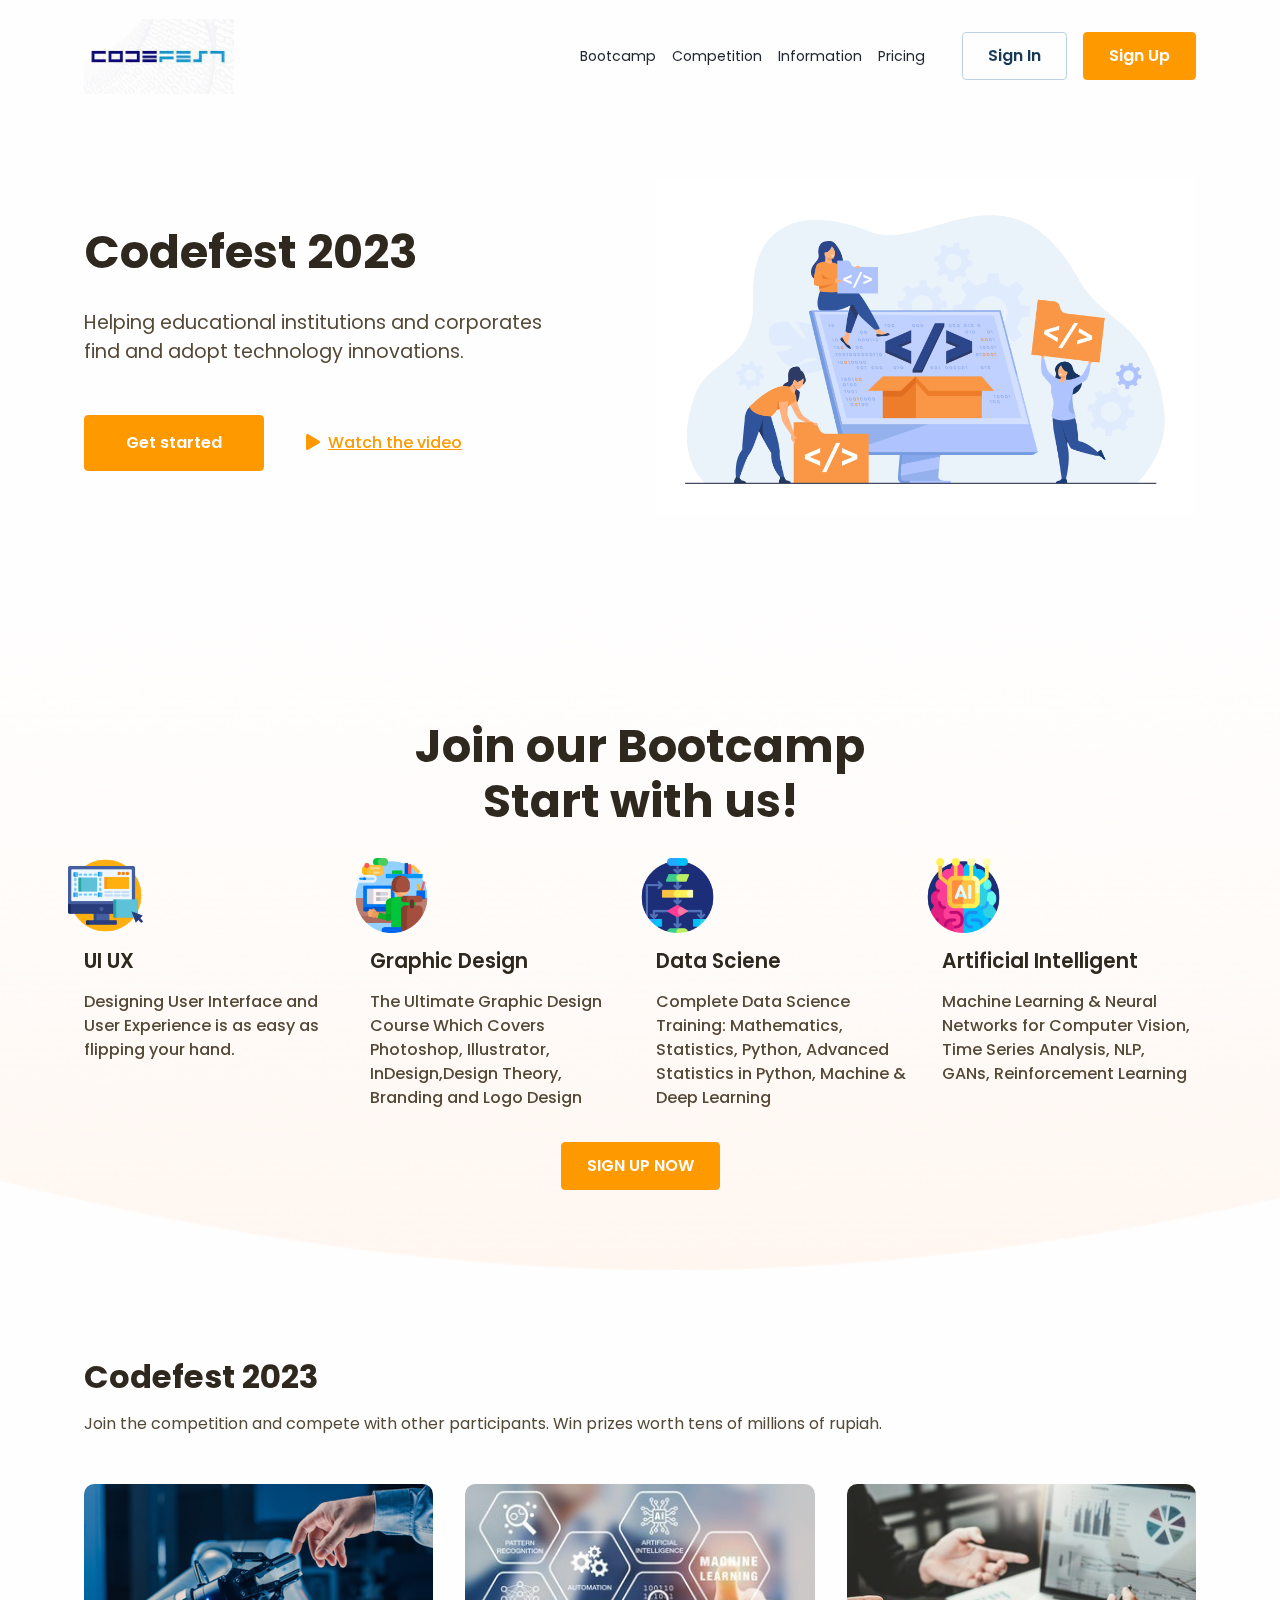
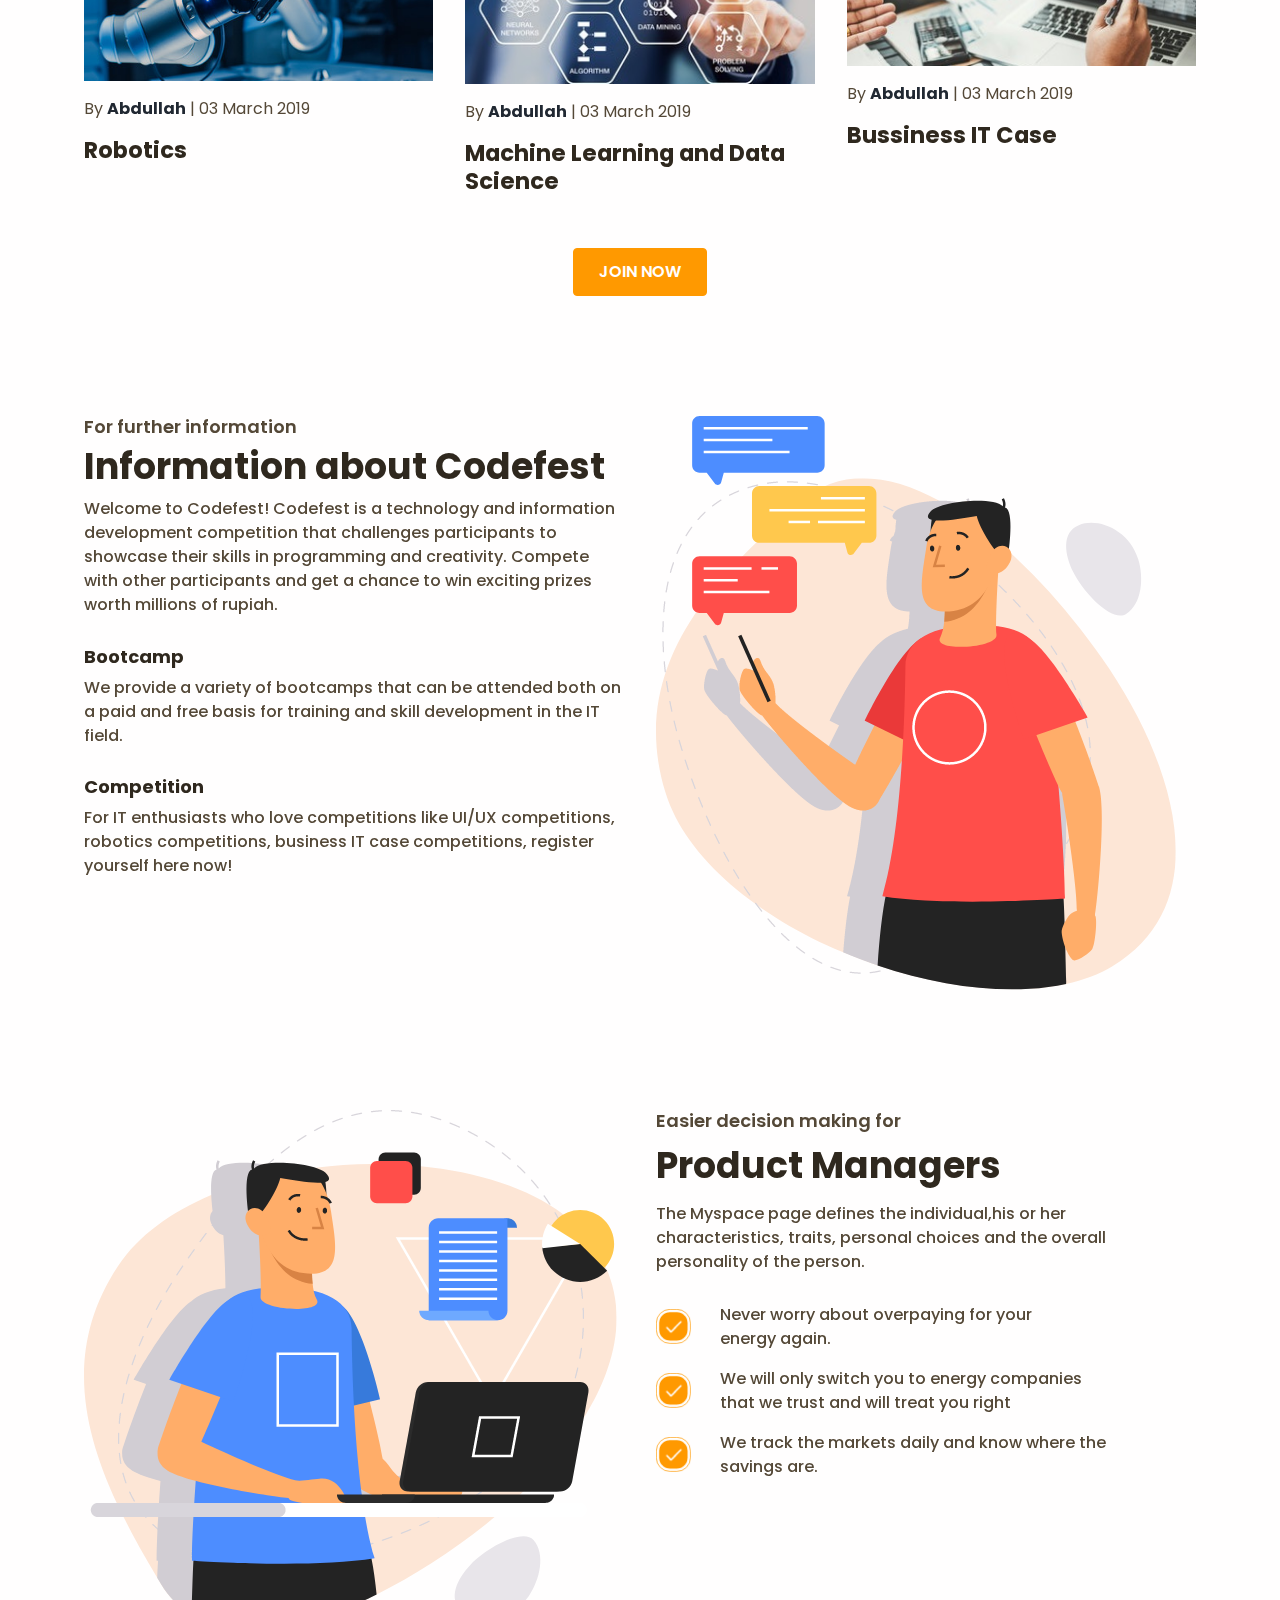
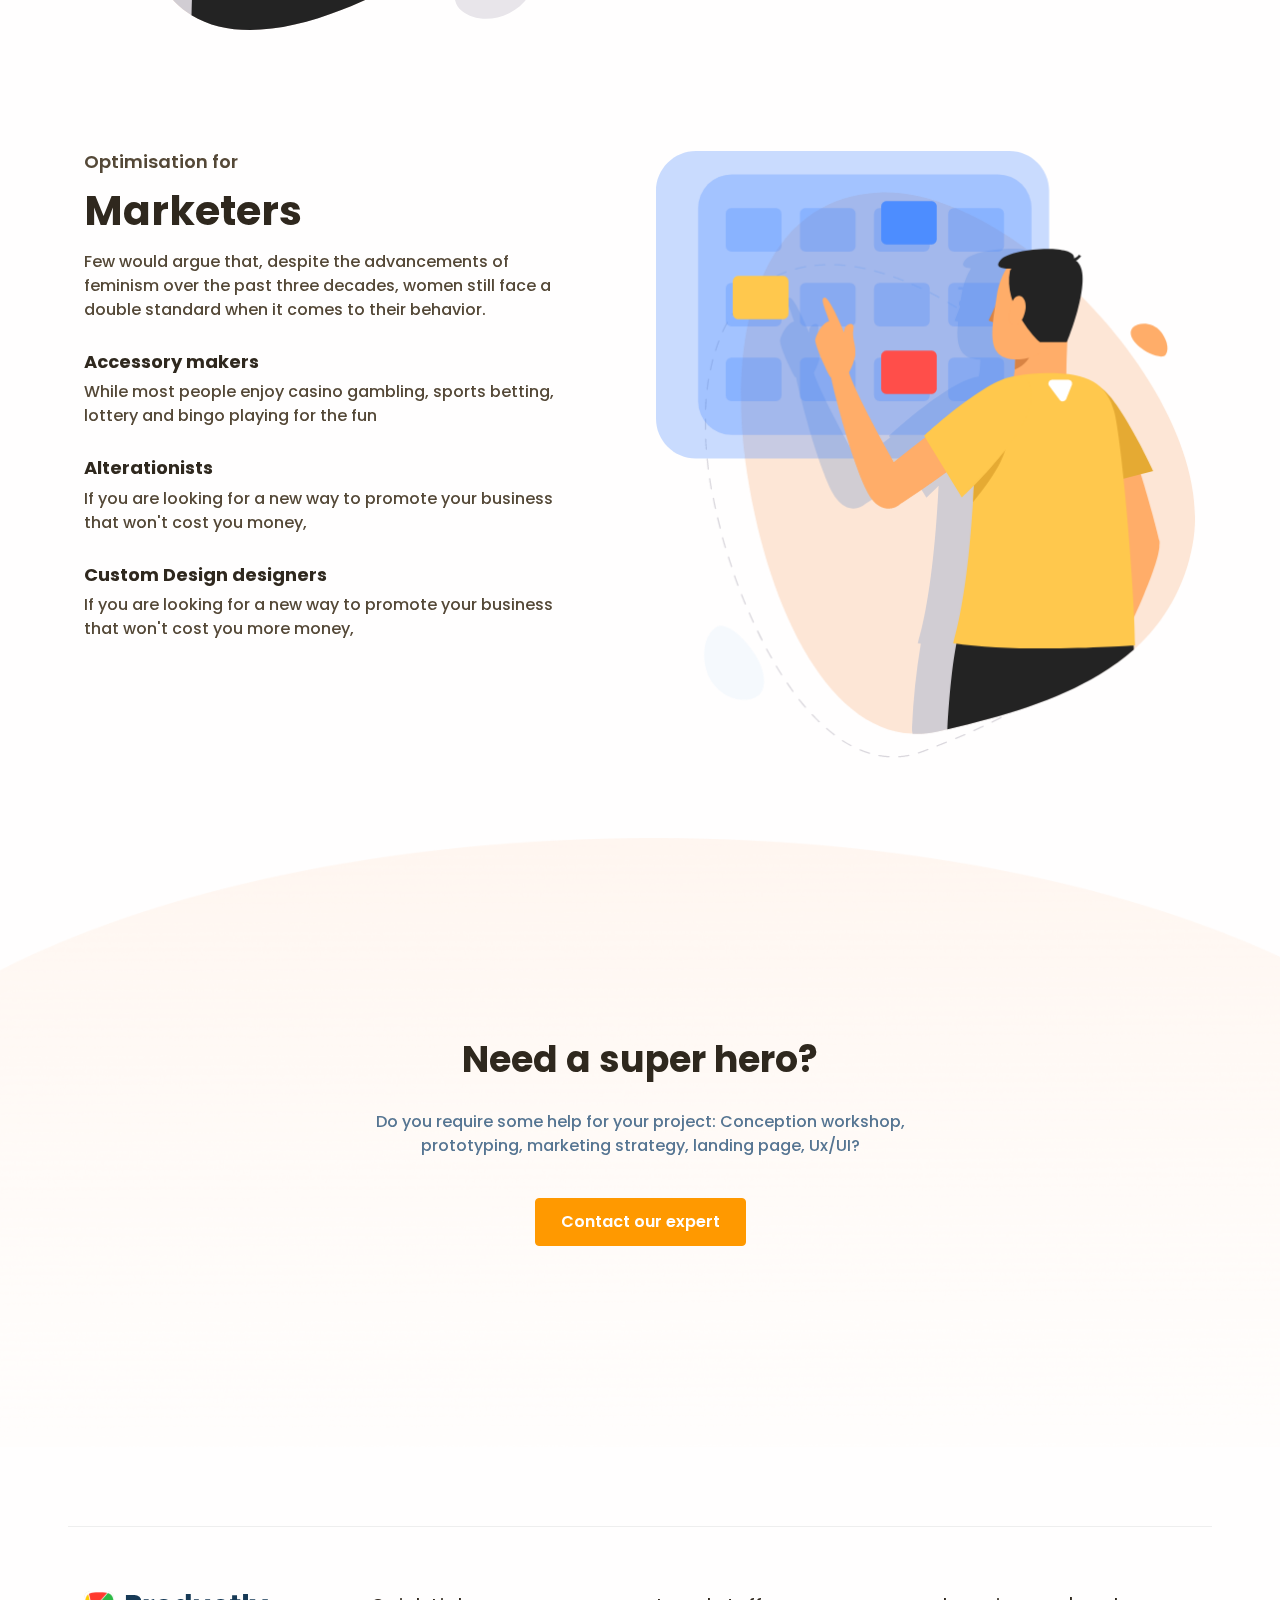
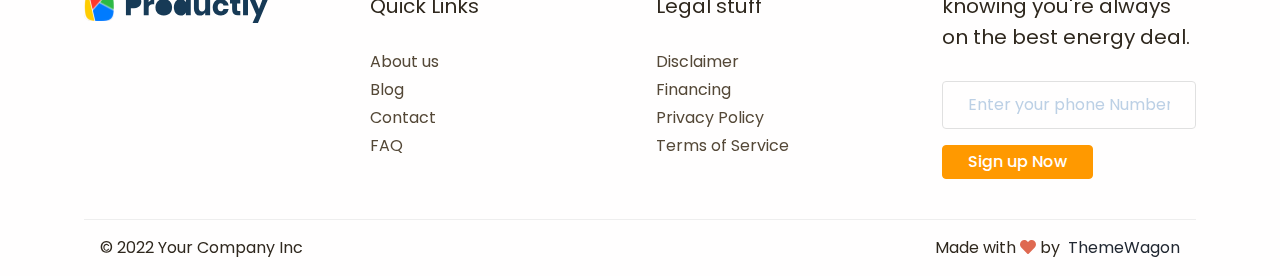
<file: public/index.html>
<!DOCTYPE html>
<html lang="en-US" dir="ltr">
  <head>
    <meta charset="utf-8" />
    <meta http-equiv="X-UA-Compatible" content="IE=edge" />
    <meta name="viewport" content="width=device-width, initial-scale=1" />

    <!-- ===============================================-->
    <!--    Document Title-->
    <!-- ===============================================-->
    <title>Codefest</title>

    <!-- ===============================================-->
    <!--    Favicons-->
    <!-- ===============================================-->
    <link
      rel="apple-touch-icon"
      sizes="180x180"
      href="assets/img/favicons/apple-touch-icon.png"
    />
    <link
      rel="icon"
      type="image/png"
      sizes="32x32"
      href="assets/img/favicons/favicon-32x32.png"
    />
    <link
      rel="icon"
      type="image/png"
      sizes="16x16"
      href="assets/img/favicons/favicon-16x16.png"
    />
    <link
      rel="shortcut icon"
      type="image/x-icon"
      href="assets/img/favicons/favicon.png"
    />
    <link rel="manifest" href="assets/img/favicons/manifest.json" />
    <meta
      name="msapplication-TileImage"
      content="assets/img/favicons/mstile-150x150.png"
    />
    <meta name="theme-color" content="#ffffff" />

    <!-- ===============================================-->
    <!--    Stylesheets-->
    <!-- ===============================================-->
    <link href="assets/css/theme.css" rel="stylesheet" />
  </head>

  <body>
    <!-- ===============================================-->
    <!--    Main Content-->
    <!-- ===============================================-->
    <main class="main" id="top">
      <nav
        class="navbar navbar-expand-lg navbar-light sticky-top"
        data-navbar-on-scroll="data-navbar-on-scroll"
      >
        <div class="container">
          <a class="navbar-brand" href="index.html">
            <img src="../logo/codefest.jpg" height="75" alt="" />
          </a>

          <button
            class="navbar-toggler"
            type="button"
            data-bs-toggle="collapse"
            data-bs-target="#navbarSupportedContent"
            aria-controls="navbarSupportedContent"
            aria-expanded="false"
            aria-label="Toggle navigation"
          >
            <span class="navbar-toggler-icon"> </span>
          </button>
          <div
            class="collapse navbar-collapse border-top border-lg-0 mt-4 mt-lg-0"
            id="navbarSupportedContent"
          >
            <ul class="navbar-nav ms-auto">
              <li class="nav-item">
                <a class="nav-link" aria-current="page" href="#feature"
                  >Bootcamp</a
                >
              </li>
              <li class="nav-item">
                <a class="nav-link" aria-current="page" href="#marketing"
                  >Competition
                </a>
              </li>
              <li class="nav-item">
                <a class="nav-link" aria-current="page" href="#validation"
                  >Information</a
                >
              </li>
              <li class="nav-item">
                <a class="nav-link" aria-current="page" href="#superhero"
                  >Pricing</a
                >
              </li>
              
            </ul>
            <div class="d-flex ms-lg-4">
              <a class="btn btn-secondary-outline" href="#!">Sign In</a
              ><a class="btn btn-warning ms-3" href="#!">Sign Up</a>
            </div>
          </div>
        </div>
      </nav>
      <section class="pt-7">
        <div class="container">
          <div class="row align-items-center">
            <div class="col-md-6 text-md-start text-center py-6">
              <h1 class="mb-4 fs-9 fw-bold">Codefest 2023</h1>
              <p class="mb-6 lead text-secondary">
                Helping educational institutions and corporates
                <br class="d-none d-xl-block" />find and adopt technology
                innovations.<br class="d-none d-xl-block" />
              </p>
              <div class="text-center text-md-start">
                <a class="btn btn-warning me-3 btn-lg" href="#!" role="button"
                  >Get started</a
                ><a
                  class="btn btn-link text-warning fw-medium"
                  href="#!"
                  role="button"
                  data-bs-toggle="modal"
                  data-bs-target="#popupVideo"
                  ><span class="fas fa-play me-2"></span>Watch the video
                </a>
              </div>
            </div>
            <div class="col-md-6 text-end">
              <img
                class="pt-7 pt-md-0 img-fluid"
                src="assets/img/hero/homee.jpg"
                alt=""
              />
            </div>
          </div>
        </div>
      </section>

      <!-- ============================================-->
      <!-- <section> Bootcamp ============================-->
      <section class="pt-5 pt-md-9 mb-6" id="feature">
        <div
          class="bg-holder z-index--1 bottom-0 d-none d-lg-block"
          style="
            background-image: url(assets/img/category/shape.png);
            opacity: 0.5;
          "
        ></div>
        <!--/.bg-holder-->

        <div class="container">
          <h1 class="fs-9 fw-bold mb-4 text-center">
            Join our Bootcamp <br class="d-none d-xl-block" />
            Start with us!
          </h1>
          <div class="row">
            <div class="col-lg-3 col-sm-6 mb-2">
              <img
                class="mb-3 ms-n3"
                src="assets/img/category/ux.png"
                width="75"
                alt="Feature"
              />
              <h4 class="mb-3">UI UX </h4>
              <p class="mb-0 fw-medium text-secondary">
                Designing User Interface and User Experience is as easy as flipping your hand.
              </p>
            </div>
            <div class="col-lg-3 col-sm-6 mb-2">
              <img
                class="mb-3 ms-n3"
                src="assets/img/category/design.png"
                width="75"
                alt="Feature"
              />
              <h4 class="mb-3">Graphic Design</h4>
              <p class="mb-0 fw-medium text-secondary">
                The Ultimate Graphic Design Course Which Covers Photoshop, Illustrator, InDesign,Design Theory, Branding and Logo Design
              </p>
            </div>
            <div class="col-lg-3 col-sm-6 mb-2">
              <img
                class="mb-3 ms-n3"
                src="assets/img/category/data.png"
                width="75"
                alt="Feature"
              />
              <h4 class="mb-3">Data Sciene</h4>
              <p class="mb-0 fw-medium text-secondary">
                Complete Data Science Training: Mathematics, Statistics, Python, Advanced Statistics in Python, Machine & Deep Learning
              </p>
            </div>
            <div class="col-lg-3 col-sm-6 mb-2">
              <img
                class="mb-3 ms-n3"
                src="assets/img/category/ai.png"
                width="75"
                alt="Feature"
              />
              <h4 class="mb-3">Artificial Intelligent</h4>
              <p class="mb-0 fw-medium text-secondary">
                Machine Learning & Neural Networks for Computer Vision, Time Series Analysis, NLP, GANs, Reinforcement Learning
              </p>
            </div>
          </div>
          <br>
          <div class="text-center">
            <a class="btn btn-warning" href="#!" role="button">SIGN UP NOW</a>
          </div>
        </div>
        <!-- end of .container-->
      </section>
      <!-- <section> close ============================-->
      <!-- ============================================-->

            <!-- ============================================-->
      <!-- <section> begin ============================-->
        <section class="pt-5" id="marketing">
          <div class="container">
            <h1 class="fw-bold fs-6 mb-3">Codefest 2023</h1>
            <p class="mb-6 text-secondary">
              Join the competition and compete with other participants. Win prizes worth tens of millions of rupiah.
            </p>
            <div class="row">
              <div class="col-md-4 mb-4">
                <div class="card">
                  <img
                    class="card-img-top"
                    src="assets/img/marketing/robot.jpg"
                    alt=""
                  />
                  <div class="card-body ps-0">
                    <p class="text-secondary">
                      By
                      <a class="fw-bold text-decoration-none me-1" href="#"
                        >Abdullah</a
                      >|<span class="ms-1">03 March 2019</span>
                    </p>
                    <h3 class="fw-bold">
                      Robotics
                    </h3>
                  </div>
                </div>
              </div>
              <div class="col-md-4 mb-4">
                <div class="card">
                  <img
                    class="card-img-top"
                    src="assets/img/marketing/ML.jpg"
                    alt=""
                  />
                  <div class="card-body ps-0">
                    <p class="text-secondary">
                      By
                      <a class="fw-bold text-decoration-none me-1" href="#"
                        >Abdullah</a
                      >|<span class="ms-1">03 March 2019</span>
                    </p>
                    <h3 class="fw-bold">
                      Machine Learning and Data Science
                    </h3>
                  </div>
                </div>
              </div>
              <div class="col-md-4 mb-4">
                <div class="card">
                  <img
                    class="card-img-top"
                    src="assets/img/marketing/bisnis.jpg"
                    alt=""
                  />
                  <div class="card-body ps-0">
                    <p class="text-secondary">
                      By
                      <a class="fw-bold text-decoration-none me-1" href="#"
                        >Abdullah</a
                      >|<span class="ms-1">03 March 2019</span>
                    </p>
                    <h3 class="fw-bold">
                      Bussiness IT Case
                    </h3>
                  </div>
                </div>
              </div>
            </div>
          </div>
          <div class="text-center">
            <a class="btn btn-warning" href="#!" role="button">JOIN NOW</a>
          </div>
          <!-- end of .container-->
        </section>
        <!-- <section> close ============================-->
        <!-- ============================================-->
  



      <!-- ============================================-->
      <!-- <section> begin ============================-->
      <section class="pt-5" id="validation">
        <div class="container">
          <div class="row">
            <div class="col-lg-6">
              <h5 class="text-secondary">For further information</h5>
              <h2 class="mb-2 fs-7 fw-bold">
                Information about Codefest</h2>
              <p class="mb-4 fw-medium text-secondary">
                Welcome to Codefest! Codefest is a technology and information development competition that challenges participants to showcase their skills in programming and creativity. Compete with other participants and get a chance to win exciting prizes worth millions of rupiah.
              </p>
              <h4 class="fs-1 fw-bold">Bootcamp</h4>
              <p class="mb-4 fw-medium text-secondary">
                We provide a variety of bootcamps that can be attended both on a paid and free basis for training and skill development in the IT field.
              </p>
              <h4 class="fs-1 fw-bold">Competition</h4>
              <p class="mb-4 fw-medium text-secondary">
                For IT enthusiasts who love competitions like UI/UX competitions, robotics competitions, business IT case competitions, register yourself here now!
              </p>
            </div>
            <div class="col-lg-6">
              <img
                class="img-fluid"
                src="assets/img/validation/validation.png"
                alt=""
              />
            </div>
          </div>
        </div>
        <!-- end of .container-->
      </section>
      <!-- <section> close ============================-->
      <!-- ============================================-->

      <!-- ============================================-->
      <!-- <section> begin ============================-->
      <section class="pt-5" id="manager">
        <div class="container">
          <div class="row">
            <div class="col-lg-6">
              <img
                class="img-fluid"
                src="assets/img/manager/manager.png"
                alt=""
              />
            </div>
            <div class="col-lg-6">
              <h5 class="text-secondary">Easier decision making for</h5>
              <p class="fs-7 fw-bold mb-2">Product Managers</p>
              <p class="mb-4 fw-medium text-secondary">
                The Myspace page defines the individual,his or her
                characteristics, traits, personal choices and the overall<br />personality
                of the person.
              </p>
              <div class="d-flex align-items-center mb-3">
                <img
                  class="me-sm-4 me-2"
                  src="assets/img/manager/tick.png"
                  width="35"
                  alt="tick"
                />
                <p class="fw-medium mb-0 text-secondary">
                  Never worry about overpaying for your<br />energy again.
                </p>
              </div>
              <div class="d-flex align-items-center mb-3">
                <img
                  class="me-sm-4 me-2"
                  src="assets/img/manager/tick.png"
                  width="35"
                  alt="tick"
                />
                <p class="fw-medium mb-0 text-secondary">
                  We will only switch you to energy companies<br />that we trust
                  and will treat you right
                </p>
              </div>
              <div class="d-flex align-items-center mb-3">
                <img
                  class="me-sm-4 me-2"
                  src="assets/img/manager/tick.png"
                  width="35"
                  alt="tick"
                />
                <p class="fw-medium mb-0 text-secondary">
                  We track the markets daily and know where the<br />savings
                  are.
                </p>
              </div>
            </div>
          </div>
        </div>
        <!-- end of .container-->
      </section>
      <!-- <section> close ============================-->
      <!-- ============================================-->

      <!-- ============================================-->
      <!-- <section> begin ============================-->
      <section class="pt-5" id="marketer">
        <div class="container">
          <div class="row">
            <div class="col-lg-6">
              <h5 class="text-secondary">Optimisation for</h5>
              <p class="mb-2 fs-8 fw-bold">Marketers</p>
              <p class="mb-4 fw-medium text-secondary">
                Few would argue that, despite the advancements of<br />feminism
                over the past three decades, women still face a<br />double
                standard when it comes to their behavior.
              </p>
              <h4 class="fw-bold fs-1">Accessory makers</h4>
              <p class="mb-4 fw-medium text-secondary">
                While most people enjoy casino gambling, sports betting,<br />lottery
                and bingo playing for the fun
              </p>
              <h4 class="fw-bold fs-1">Alterationists</h4>
              <p class="mb-4 fw-medium text-secondary">
                If you are looking for a new way to promote your business<br />that
                won't cost you money,
              </p>
              <h4 class="fw-bold fs-1">Custom Design designers</h4>
              <p class="mb-4 fw-medium text-secondary">
                If you are looking for a new way to promote your business<br />that
                won't cost you more money,
              </p>
            </div>
            <div class="col-lg-6">
              <img
                class="img-fluid"
                src="assets/img/marketer/marketer.png"
                alt=""
              />
            </div>
          </div>
        </div>
        <!-- end of .container-->
      </section>
      <!-- <section> close ============================-->
      <!-- ============================================-->

      <!-- ============================================-->
      <!-- <section> begin ============================-->
      <section class="py-md-11 py-8" id="superhero">
        <div
          class="bg-holder z-index--1 bottom-0 d-none d-lg-block background-position-top"
          style="
            background-image: url(assets/img/superhero/oval.png);
            opacity: 0.5;
            background-position: top !important ;
          "
        ></div>
        <!--/.bg-holder-->

        <div class="container">
          <div class="row justify-content-center">
            <div class="col-lg-6 text-center">
              <h1 class="fw-bold mb-4 fs-7">Need a super hero?</h1>
              <p class="mb-5 text-info fw-medium">
                Do you require some help for your project: Conception
                workshop,<br />prototyping, marketing strategy, landing page,
                Ux/UI?
              </p>
              <button class="btn btn-warning btn-md">Contact our expert</button>
            </div>
          </div>
        </div>
        <!-- end of .container-->
      </section>
      <!-- <section> close ============================-->
      <!-- ============================================-->


      <!-- ============================================-->
      <!-- <section> begin ============================-->
      <section class="pb-2 pb-lg-5">
        <div class="container">
          <div class="row border-top border-top-secondary pt-7">
            <div
              class="col-lg-3 col-md-6 mb-4 mb-md-6 mb-lg-0 mb-sm-2 order-1 order-md-1 order-lg-1"
            >
              <img class="mb-4" src="assets/img/logo.svg" width="184" alt="" />
            </div>
            <div
              class="col-lg-3 col-md-6 mb-4 mb-lg-0 order-3 order-md-3 order-lg-2"
            >
              <p class="fs-2 mb-lg-4">Quick Links</p>
              <ul class="list-unstyled mb-0">
                <li class="mb-1">
                  <a
                    class="link-900 text-secondary text-decoration-none"
                    href="#!"
                    >About us</a
                  >
                </li>
                <li class="mb-1">
                  <a
                    class="link-900 text-secondary text-decoration-none"
                    href="#!"
                    >Blog</a
                  >
                </li>
                <li class="mb-1">
                  <a
                    class="link-900 text-secondary text-decoration-none"
                    href="#!"
                    >Contact</a
                  >
                </li>
                <li class="mb-1">
                  <a
                    class="link-900 text-secondary text-decoration-none"
                    href="#!"
                    >FAQ</a
                  >
                </li>
              </ul>
            </div>
            <div
              class="col-lg-3 col-md-6 mb-4 mb-lg-0 order-4 order-md-4 order-lg-3"
            >
              <p class="fs-2 mb-lg-4">Legal stuff</p>
              <ul class="list-unstyled mb-0">
                <li class="mb-1">
                  <a
                    class="link-900 text-secondary text-decoration-none"
                    href="#!"
                    >Disclaimer</a
                  >
                </li>
                <li class="mb-1">
                  <a
                    class="link-900 text-secondary text-decoration-none"
                    href="#!"
                    >Financing</a
                  >
                </li>
                <li class="mb-1">
                  <a
                    class="link-900 text-secondary text-decoration-none"
                    href="#!"
                    >Privacy Policy</a
                  >
                </li>
                <li class="mb-1">
                  <a
                    class="link-900 text-secondary text-decoration-none"
                    href="#!"
                    >Terms of Service</a
                  >
                </li>
              </ul>
            </div>
            <div
              class="col-lg-3 col-md-6 col-6 mb-4 mb-lg-0 order-2 order-md-2 order-lg-4"
            >
              <p class="fs-2 mb-lg-4">
                knowing you're always on the best energy deal.
              </p>
              <form class="mb-3">
                <input
                  class="form-control"
                  type="email"
                  placeholder="Enter your phone Number"
                  aria-label="phone"
                />
              </form>
              <button class="btn btn-warning fw-medium py-1">
                Sign up Now
              </button>
            </div>
          </div>
        </div>
        <!-- end of .container-->
      </section>
      <!-- <section> close ============================-->
      <!-- ============================================-->

      <!-- ============================================-->
      <!-- <section> begin ============================-->
      <section class="text-center py-0">
        <div class="container">
          <div class="container border-top py-3">
            <div class="row justify-content-between">
              <div class="col-12 col-md-auto mb-1 mb-md-0">
                <p class="mb-0">&copy; 2022 Your Company Inc</p>
              </div>
              <div class="col-12 col-md-auto">
                <p class="mb-0">
                  Made with<span class="fas fa-heart mx-1 text-danger"> </span
                  >by
                  <a
                    class="text-decoration-none ms-1"
                    href="https://themewagon.com/"
                    target="_blank"
                    >ThemeWagon</a
                  >
                </p>
              </div>
            </div>
          </div>
        </div>
        <!-- end of .container-->
      </section>
      <!-- <section> close ============================-->
      <!-- ============================================-->
    </main>
    <!-- ===============================================-->
    <!--    End of Main Content-->
    <!-- ===============================================-->

    <div
      class="modal fade"
      id="popupVideo"
      tabindex="-1"
      aria-labelledby="popupVideo"
      aria-hidden="true"
    >
      <div class="modal-dialog modal-dialog-centered modal-lg">
        <div class="modal-content">
          <iframe
            class="rounded"
            style="width: 100%; height: 500px"
            src="https://www.youtube.com/embed/_lhdhL4UDIo"
            title="YouTube video player"
            allow="accelerometer; autoplay; clipboard-write; encrypted-media; gyroscope; picture-in-picture"
            allowfullscreen
          ></iframe>
        </div>
      </div>
    </div>

    <!-- ===============================================-->
    <!--    JavaScripts-->
    <!-- ===============================================-->
    <script src="vendors/@popperjs/popper.min.js"></script>
    <script src="vendors/bootstrap/bootstrap.min.js"></script>
    <script src="vendors/is/is.min.js"></script>
    <script src="https://polyfill.io/v3/polyfill.min.js?features=window.scroll"></script>
    <script src="vendors/fontawesome/all.min.js"></script>
    <script src="assets/js/theme.js"></script>

    <link
      href="https://fonts.googleapis.com/css2?family=Poppins:wght@400;500;600;700&amp;family=Volkhov:wght@700&amp;display=swap"
      rel="stylesheet"
    />
  </body>
</html>
</file>
<file: public/assets/css/theme.css>
/* -------------------------------------------------------------------------- */
/*                                 Theme                                      */
/* -------------------------------------------------------------------------- */
/* prettier-ignore */
/* -------------------------------------------------------------------------- */
/*                                  Utilities                                 */
/* -------------------------------------------------------------------------- */
/*-----------------------------------------------
|   Bootstrap Styles
-----------------------------------------------*/
/*!
 * Bootstrap v5.0.0-alpha1 (https://getbootstrap.com/)
 * Copyright 2011-2020 The Bootstrap Authors
 * Copyright 2011-2020 Twitter, Inc.
 * Licensed under MIT (https://github.com/twbs/bootstrap/blob/main/LICENSE)
 */
:root {
  --bs-blue: #747DEF;
  --bs-indigo: #6237FF;
  --bs-purple: #A1B0FC;
  --bs-pink: #D42DA3;
  --bs-red: #DF6951;
  --bs-orange: #DF6951;
  --bs-yellow: #FF9900;
  --bs-green: #79B93C;
  --bs-teal: #567592;
  --bs-cyan: #2fc4f1;
  --bs-white: #FFFEFE;
  --bs-gray: #F0F4F9;
  --bs-gray-dark: #979797;
  --bs-primary: #747DEF;
  --bs-secondary: #544837;
  --bs-success: #79B93C;
  --bs-info: #567592;
  --bs-warning: #FF9900;
  --bs-danger: #DF6951;
  --bs-light: #F0F4F9;
  --bs-dark: #979797;
  --bs-font-sans-serif: "Poppins", "Rubik", "Open Sans", -apple-system, BlinkMacSystemFont, "Segoe UI", "Helvetica Neue", Arial, sans-serif, "Apple Color Emoji", "Segoe UI Emoji", "Segoe UI Symbol";
  --bs-font-monospace: "SFMono-Regular", Menlo, Monaco, Consolas, "Liberation Mono", "Courier New", monospace;
  --bs-gradient: linear-gradient(180deg, rgba(255, 254, 254, 0.15), rgba(255, 254, 254, 0));
}

*,
*::before,
*::after {
  -webkit-box-sizing: border-box;
  box-sizing: border-box;
}

@media (prefers-reduced-motion: no-preference) {
  :root {
    scroll-behavior: smooth;
  }
}

body {
  margin: 0;
  font-family: "Poppins", "Rubik", -apple-system, BlinkMacSystemFont, "Segoe UI", "Helvetica Neue", Arial, sans-serif, "Apple Color Emoji", "Segoe UI Emoji", "Segoe UI Symbol";
  font-size: 1rem;
  font-weight: 400;
  line-height: 1.5;
  color: #2F281E;
  background-color: #FFFEFE;
  -webkit-text-size-adjust: 100%;
  -webkit-tap-highlight-color: rgba(0, 0, 0, 0);
}

hr {
  margin: 1rem 0;
  color: #EEEEEE;
  background-color: currentColor;
  border: 0;
  opacity: 1;
}

hr:not([size]) {
  height: 1px;
}

h1, .h1, h2, .h2, h3, .h3, h4, .h4, h5, .h5, h6, .h6 {
  margin-top: 0;
  margin-bottom: 0.5rem;
  font-family: "Poppins", "Rubik", "Open Sans", -apple-system, BlinkMacSystemFont, "Segoe UI", "Helvetica Neue", Arial, sans-serif, "Apple Color Emoji", "Segoe UI Emoji", "Segoe UI Symbol";
  font-weight: 600;
  line-height: 1.2;
  color: #2F281E;
}

h1, .h1 {
  font-size: calc(1.3052rem + 0.66244vw);
}

@media (min-width: 1200px) {
  h1, .h1 {
    font-size: 1.80203rem;
  }
}

h2, .h2 {
  font-size: calc(1.28518rem + 0.42217vw);
}

@media (min-width: 1200px) {
  h2, .h2 {
    font-size: 1.60181rem;
  }
}

h3, .h3 {
  font-size: calc(1.26738rem + 0.20859vw);
}

@media (min-width: 1200px) {
  h3, .h3 {
    font-size: 1.42383rem;
  }
}

h4, .h4 {
  font-size: calc(1.25156rem + 0.01875vw);
}

@media (min-width: 1200px) {
  h4, .h4 {
    font-size: 1.26563rem;
  }
}

h5, .h5 {
  font-size: 1.125rem;
}

h6, .h6 {
  font-size: 0.88889rem;
}

p {
  margin-top: 0;
  margin-bottom: 1rem;
}

abbr[title],
abbr[data-bs-original-title] {
  -webkit-text-decoration: underline dotted;
  text-decoration: underline dotted;
  cursor: help;
  -webkit-text-decoration-skip-ink: none;
  text-decoration-skip-ink: none;
}

address {
  margin-bottom: 1rem;
  font-style: normal;
  line-height: inherit;
}

ol,
ul {
  padding-left: 2rem;
}

ol,
ul,
dl {
  margin-top: 0;
  margin-bottom: 1rem;
}

ol ol,
ul ul,
ol ul,
ul ol {
  margin-bottom: 0;
}

dt {
  font-weight: 700;
}

dd {
  margin-bottom: .5rem;
  margin-left: 0;
}

blockquote {
  margin: 0 0 1rem;
}

b,
strong {
  font-weight: 800;
}

small, .small {
  font-size: 75%;
}

mark, .mark {
  padding: 0.2em;
  background-color: #fcf8e3;
}

sub,
sup {
  position: relative;
  font-size: 0.75em;
  line-height: 0;
  vertical-align: baseline;
}

sub {
  bottom: -.25em;
}

sup {
  top: -.5em;
}

a {
  color: #212832;
  text-decoration: underline;
}

a:hover {
  color: #FF9900;
  text-decoration: underline;
}

a:not([href]):not([class]), a:not([href]):not([class]):hover {
  color: inherit;
  text-decoration: none;
}

pre,
code,
kbd,
samp {
  font-family: var(--bs-font-monospace);
  font-size: 1em;
  direction: ltr /* rtl:ignore */;
  unicode-bidi: bidi-override;
}

pre {
  display: block;
  margin-top: 0;
  margin-bottom: 1rem;
  overflow: auto;
  font-size: 75%;
}

pre code {
  font-size: inherit;
  color: inherit;
  word-break: normal;
}

code {
  font-size: 75%;
  color: #D42DA3;
  word-wrap: break-word;
}

a > code {
  color: inherit;
}

kbd {
  padding: 0.2rem 0.4rem;
  font-size: 75%;
  color: #FFFEFE;
  background-color: #544837;
  border-radius: 0.25rem;
}

kbd kbd {
  padding: 0;
  font-size: 1em;
  font-weight: 700;
}

figure {
  margin: 0 0 1rem;
}

img,
svg {
  vertical-align: middle;
}

table {
  caption-side: bottom;
  border-collapse: collapse;
}

caption {
  padding-top: 0.5rem;
  padding-bottom: 0.5rem;
  color: #BDBDBD;
  text-align: left;
}

th {
  text-align: inherit;
  text-align: -webkit-match-parent;
}

thead,
tbody,
tfoot,
tr,
td,
th {
  border-color: inherit;
  border-style: solid;
  border-width: 0;
}

label {
  display: inline-block;
}

button {
  border-radius: 0;
}

button:focus:not(:focus-visible) {
  outline: 0;
}

input,
button,
select,
optgroup,
textarea {
  margin: 0;
  font-family: inherit;
  font-size: inherit;
  line-height: inherit;
}

button,
select {
  text-transform: none;
}

[role="button"] {
  cursor: pointer;
}

select {
  word-wrap: normal;
}

select:disabled {
  opacity: 1;
}

[list]::-webkit-calendar-picker-indicator {
  display: none;
}

button,
[type="button"],
[type="reset"],
[type="submit"] {
  -webkit-appearance: button;
}

button:not(:disabled),
[type="button"]:not(:disabled),
[type="reset"]:not(:disabled),
[type="submit"]:not(:disabled) {
  cursor: pointer;
}

::-moz-focus-inner {
  padding: 0;
  border-style: none;
}

textarea {
  resize: vertical;
}

fieldset {
  min-width: 0;
  padding: 0;
  margin: 0;
  border: 0;
}

legend {
  float: left;
  width: 100%;
  padding: 0;
  margin-bottom: 0.5rem;
  font-size: calc(1.275rem + 0.3vw);
  line-height: inherit;
}

@media (min-width: 1200px) {
  legend {
    font-size: 1.5rem;
  }
}

legend + * {
  clear: left;
}

::-webkit-datetime-edit-fields-wrapper,
::-webkit-datetime-edit-text,
::-webkit-datetime-edit-minute,
::-webkit-datetime-edit-hour-field,
::-webkit-datetime-edit-day-field,
::-webkit-datetime-edit-month-field,
::-webkit-datetime-edit-year-field {
  padding: 0;
}

::-webkit-inner-spin-button {
  height: auto;
}

[type="search"] {
  outline-offset: -2px;
  -webkit-appearance: textfield;
}

/* rtl:raw:
[type="tel"],
[type="url"],
[type="email"],
[type="number"] {
  direction: ltr;
}
*/
::-webkit-search-decoration {
  -webkit-appearance: none;
}

::-webkit-color-swatch-wrapper {
  padding: 0;
}

::file-selector-button {
  font: inherit;
}

::-webkit-file-upload-button {
  font: inherit;
  -webkit-appearance: button;
}

output {
  display: inline-block;
}

iframe {
  border: 0;
}

summary {
  display: list-item;
  cursor: pointer;
}

progress {
  vertical-align: baseline;
}

[hidden] {
  display: none !important;
}

.lead {
  font-size: 1.2rem;
  font-weight: 400;
}

.display-1 {
  font-size: calc(1.38158rem + 1.57894vw);
  font-weight: 900;
  line-height: 1;
}

@media (min-width: 1200px) {
  .display-1 {
    font-size: 2.56578rem;
  }
}

.display-2 {
  font-size: calc(1.35307rem + 1.23684vw);
  font-weight: 900;
  line-height: 1;
}

@media (min-width: 1200px) {
  .display-2 {
    font-size: 2.2807rem;
  }
}

.display-3 {
  font-size: calc(1.32773rem + 0.93274vw);
  font-weight: 900;
  line-height: 1;
}

@media (min-width: 1200px) {
  .display-3 {
    font-size: 2.02729rem;
  }
}

.display-4 {
  font-size: calc(1.3052rem + 0.66244vw);
  font-weight: 900;
  line-height: 1;
}

@media (min-width: 1200px) {
  .display-4 {
    font-size: 1.80203rem;
  }
}

.display-5 {
  font-size: calc(1.28518rem + 0.42217vw);
  font-weight: 900;
  line-height: 1;
}

@media (min-width: 1200px) {
  .display-5 {
    font-size: 1.60181rem;
  }
}

.display-6 {
  font-size: calc(1.26738rem + 0.20859vw);
  font-weight: 900;
  line-height: 1;
}

@media (min-width: 1200px) {
  .display-6 {
    font-size: 1.42383rem;
  }
}

.list-unstyled {
  padding-left: 0;
  list-style: none;
}

.list-inline {
  padding-left: 0;
  list-style: none;
}

.list-inline-item {
  display: inline-block;
}

.list-inline-item:not(:last-child) {
  margin-right: 0.5rem;
}

.initialism {
  font-size: 75%;
  text-transform: uppercase;
}

.blockquote {
  margin-bottom: 1rem;
  font-size: 1.2rem;
}

.blockquote > :last-child {
  margin-bottom: 0;
}

.blockquote-footer {
  margin-top: -1rem;
  margin-bottom: 1rem;
  font-size: 75%;
  color: #F0F4F9;
}

.blockquote-footer::before {
  content: "\2014\00A0";
}

.img-fluid {
  max-width: 100%;
  height: auto;
}

.img-thumbnail {
  padding: 0.25rem;
  background-color: #FFFEFE;
  border: 1px solid #EEEEEE;
  border-radius: 0.25rem;
  max-width: 100%;
  height: auto;
}

.figure {
  display: inline-block;
}

.figure-img {
  margin-bottom: 0.5rem;
  line-height: 1;
}

.figure-caption {
  font-size: 75%;
  color: #F0F4F9;
}

.container,
.container-fluid,
.container-sm,
.container-md,
.container-lg,
.container-xl {
  width: 100%;
  padding-right: var(--bs-gutter-x, 1rem);
  padding-left: var(--bs-gutter-x, 1rem);
  margin-right: auto;
  margin-left: auto;
}

@media (min-width: 576px) {
  .container, .container-sm {
    max-width: 540px;
  }
}

@media (min-width: 768px) {
  .container, .container-sm, .container-md {
    max-width: 720px;
  }
}

@media (min-width: 992px) {
  .container, .container-sm, .container-md, .container-lg {
    max-width: 960px;
  }
}

@media (min-width: 1200px) {
  .container, .container-sm, .container-md, .container-lg, .container-xl {
    max-width: 1144px;
  }
}

.row {
  --bs-gutter-x: 2rem;
  --bs-gutter-y: 0;
  display: -webkit-box;
  display: -ms-flexbox;
  display: flex;
  -ms-flex-wrap: wrap;
  flex-wrap: wrap;
  margin-top: calc(var(--bs-gutter-y) * -1);
  margin-right: calc(var(--bs-gutter-x) / -2);
  margin-left: calc(var(--bs-gutter-x) / -2);
}

.row > * {
  -ms-flex-negative: 0;
  flex-shrink: 0;
  width: 100%;
  max-width: 100%;
  padding-right: calc(var(--bs-gutter-x) / 2);
  padding-left: calc(var(--bs-gutter-x) / 2);
  margin-top: var(--bs-gutter-y);
}

.col {
  -webkit-box-flex: 1;
  -ms-flex: 1 0 0%;
  flex: 1 0 0%;
}

.row-cols-auto > * {
  -webkit-box-flex: 0;
  -ms-flex: 0 0 auto;
  flex: 0 0 auto;
  width: auto;
}

.row-cols-1 > * {
  -webkit-box-flex: 0;
  -ms-flex: 0 0 auto;
  flex: 0 0 auto;
  width: 100%;
}

.row-cols-2 > * {
  -webkit-box-flex: 0;
  -ms-flex: 0 0 auto;
  flex: 0 0 auto;
  width: 50%;
}

.row-cols-3 > * {
  -webkit-box-flex: 0;
  -ms-flex: 0 0 auto;
  flex: 0 0 auto;
  width: 33.33333%;
}

.row-cols-4 > * {
  -webkit-box-flex: 0;
  -ms-flex: 0 0 auto;
  flex: 0 0 auto;
  width: 25%;
}

.row-cols-5 > * {
  -webkit-box-flex: 0;
  -ms-flex: 0 0 auto;
  flex: 0 0 auto;
  width: 20%;
}

.row-cols-6 > * {
  -webkit-box-flex: 0;
  -ms-flex: 0 0 auto;
  flex: 0 0 auto;
  width: 16.66667%;
}

.col-auto {
  -webkit-box-flex: 0;
  -ms-flex: 0 0 auto;
  flex: 0 0 auto;
  width: auto;
}

.col-1 {
  -webkit-box-flex: 0;
  -ms-flex: 0 0 auto;
  flex: 0 0 auto;
  width: 8.33333%;
}

.col-2 {
  -webkit-box-flex: 0;
  -ms-flex: 0 0 auto;
  flex: 0 0 auto;
  width: 16.66667%;
}

.col-3 {
  -webkit-box-flex: 0;
  -ms-flex: 0 0 auto;
  flex: 0 0 auto;
  width: 25%;
}

.col-4 {
  -webkit-box-flex: 0;
  -ms-flex: 0 0 auto;
  flex: 0 0 auto;
  width: 33.33333%;
}

.col-5 {
  -webkit-box-flex: 0;
  -ms-flex: 0 0 auto;
  flex: 0 0 auto;
  width: 41.66667%;
}

.col-6 {
  -webkit-box-flex: 0;
  -ms-flex: 0 0 auto;
  flex: 0 0 auto;
  width: 50%;
}

.col-7 {
  -webkit-box-flex: 0;
  -ms-flex: 0 0 auto;
  flex: 0 0 auto;
  width: 58.33333%;
}

.col-8 {
  -webkit-box-flex: 0;
  -ms-flex: 0 0 auto;
  flex: 0 0 auto;
  width: 66.66667%;
}

.col-9 {
  -webkit-box-flex: 0;
  -ms-flex: 0 0 auto;
  flex: 0 0 auto;
  width: 75%;
}

.col-10 {
  -webkit-box-flex: 0;
  -ms-flex: 0 0 auto;
  flex: 0 0 auto;
  width: 83.33333%;
}

.col-11 {
  -webkit-box-flex: 0;
  -ms-flex: 0 0 auto;
  flex: 0 0 auto;
  width: 91.66667%;
}

.col-12 {
  -webkit-box-flex: 0;
  -ms-flex: 0 0 auto;
  flex: 0 0 auto;
  width: 100%;
}

.offset-1 {
  margin-left: 8.33333%;
}

.offset-2 {
  margin-left: 16.66667%;
}

.offset-3 {
  margin-left: 25%;
}

.offset-4 {
  margin-left: 33.33333%;
}

.offset-5 {
  margin-left: 41.66667%;
}

.offset-6 {
  margin-left: 50%;
}

.offset-7 {
  margin-left: 58.33333%;
}

.offset-8 {
  margin-left: 66.66667%;
}

.offset-9 {
  margin-left: 75%;
}

.offset-10 {
  margin-left: 83.33333%;
}

.offset-11 {
  margin-left: 91.66667%;
}

.g-0,
.gx-0 {
  --bs-gutter-x: 0;
}

.g-0,
.gy-0 {
  --bs-gutter-y: 0;
}

.g-1,
.gx-1 {
  --bs-gutter-x: 0.25rem;
}

.g-1,
.gy-1 {
  --bs-gutter-y: 0.25rem;
}

.g-2,
.gx-2 {
  --bs-gutter-x: 0.5rem;
}

.g-2,
.gy-2 {
  --bs-gutter-y: 0.5rem;
}

.g-3,
.gx-3 {
  --bs-gutter-x: 1rem;
}

.g-3,
.gy-3 {
  --bs-gutter-y: 1rem;
}

.g-4,
.gx-4 {
  --bs-gutter-x: 1.8rem;
}

.g-4,
.gy-4 {
  --bs-gutter-y: 1.8rem;
}

.g-5,
.gx-5 {
  --bs-gutter-x: 2.5rem;
}

.g-5,
.gy-5 {
  --bs-gutter-y: 2.5rem;
}

.g-6,
.gx-6 {
  --bs-gutter-x: 3rem;
}

.g-6,
.gy-6 {
  --bs-gutter-y: 3rem;
}

.g-7,
.gx-7 {
  --bs-gutter-x: 4rem;
}

.g-7,
.gy-7 {
  --bs-gutter-y: 4rem;
}

.g-8,
.gx-8 {
  --bs-gutter-x: 5rem;
}

.g-8,
.gy-8 {
  --bs-gutter-y: 5rem;
}

.g-9,
.gx-9 {
  --bs-gutter-x: 7.5rem;
}

.g-9,
.gy-9 {
  --bs-gutter-y: 7.5rem;
}

.g-10,
.gx-10 {
  --bs-gutter-x: 10rem;
}

.g-10,
.gy-10 {
  --bs-gutter-y: 10rem;
}

.g-11,
.gx-11 {
  --bs-gutter-x: 12.5rem;
}

.g-11,
.gy-11 {
  --bs-gutter-y: 12.5rem;
}

.g-12,
.gx-12 {
  --bs-gutter-x: 15rem;
}

.g-12,
.gy-12 {
  --bs-gutter-y: 15rem;
}

@media (min-width: 576px) {
  .col-sm {
    -webkit-box-flex: 1;
    -ms-flex: 1 0 0%;
    flex: 1 0 0%;
  }
  .row-cols-sm-auto > * {
    -webkit-box-flex: 0;
    -ms-flex: 0 0 auto;
    flex: 0 0 auto;
    width: auto;
  }
  .row-cols-sm-1 > * {
    -webkit-box-flex: 0;
    -ms-flex: 0 0 auto;
    flex: 0 0 auto;
    width: 100%;
  }
  .row-cols-sm-2 > * {
    -webkit-box-flex: 0;
    -ms-flex: 0 0 auto;
    flex: 0 0 auto;
    width: 50%;
  }
  .row-cols-sm-3 > * {
    -webkit-box-flex: 0;
    -ms-flex: 0 0 auto;
    flex: 0 0 auto;
    width: 33.33333%;
  }
  .row-cols-sm-4 > * {
    -webkit-box-flex: 0;
    -ms-flex: 0 0 auto;
    flex: 0 0 auto;
    width: 25%;
  }
  .row-cols-sm-5 > * {
    -webkit-box-flex: 0;
    -ms-flex: 0 0 auto;
    flex: 0 0 auto;
    width: 20%;
  }
  .row-cols-sm-6 > * {
    -webkit-box-flex: 0;
    -ms-flex: 0 0 auto;
    flex: 0 0 auto;
    width: 16.66667%;
  }
  .col-sm-auto {
    -webkit-box-flex: 0;
    -ms-flex: 0 0 auto;
    flex: 0 0 auto;
    width: auto;
  }
  .col-sm-1 {
    -webkit-box-flex: 0;
    -ms-flex: 0 0 auto;
    flex: 0 0 auto;
    width: 8.33333%;
  }
  .col-sm-2 {
    -webkit-box-flex: 0;
    -ms-flex: 0 0 auto;
    flex: 0 0 auto;
    width: 16.66667%;
  }
  .col-sm-3 {
    -webkit-box-flex: 0;
    -ms-flex: 0 0 auto;
    flex: 0 0 auto;
    width: 25%;
  }
  .col-sm-4 {
    -webkit-box-flex: 0;
    -ms-flex: 0 0 auto;
    flex: 0 0 auto;
    width: 33.33333%;
  }
  .col-sm-5 {
    -webkit-box-flex: 0;
    -ms-flex: 0 0 auto;
    flex: 0 0 auto;
    width: 41.66667%;
  }
  .col-sm-6 {
    -webkit-box-flex: 0;
    -ms-flex: 0 0 auto;
    flex: 0 0 auto;
    width: 50%;
  }
  .col-sm-7 {
    -webkit-box-flex: 0;
    -ms-flex: 0 0 auto;
    flex: 0 0 auto;
    width: 58.33333%;
  }
  .col-sm-8 {
    -webkit-box-flex: 0;
    -ms-flex: 0 0 auto;
    flex: 0 0 auto;
    width: 66.66667%;
  }
  .col-sm-9 {
    -webkit-box-flex: 0;
    -ms-flex: 0 0 auto;
    flex: 0 0 auto;
    width: 75%;
  }
  .col-sm-10 {
    -webkit-box-flex: 0;
    -ms-flex: 0 0 auto;
    flex: 0 0 auto;
    width: 83.33333%;
  }
  .col-sm-11 {
    -webkit-box-flex: 0;
    -ms-flex: 0 0 auto;
    flex: 0 0 auto;
    width: 91.66667%;
  }
  .col-sm-12 {
    -webkit-box-flex: 0;
    -ms-flex: 0 0 auto;
    flex: 0 0 auto;
    width: 100%;
  }
  .offset-sm-0 {
    margin-left: 0;
  }
  .offset-sm-1 {
    margin-left: 8.33333%;
  }
  .offset-sm-2 {
    margin-left: 16.66667%;
  }
  .offset-sm-3 {
    margin-left: 25%;
  }
  .offset-sm-4 {
    margin-left: 33.33333%;
  }
  .offset-sm-5 {
    margin-left: 41.66667%;
  }
  .offset-sm-6 {
    margin-left: 50%;
  }
  .offset-sm-7 {
    margin-left: 58.33333%;
  }
  .offset-sm-8 {
    margin-left: 66.66667%;
  }
  .offset-sm-9 {
    margin-left: 75%;
  }
  .offset-sm-10 {
    margin-left: 83.33333%;
  }
  .offset-sm-11 {
    margin-left: 91.66667%;
  }
  .g-sm-0,
  .gx-sm-0 {
    --bs-gutter-x: 0;
  }
  .g-sm-0,
  .gy-sm-0 {
    --bs-gutter-y: 0;
  }
  .g-sm-1,
  .gx-sm-1 {
    --bs-gutter-x: 0.25rem;
  }
  .g-sm-1,
  .gy-sm-1 {
    --bs-gutter-y: 0.25rem;
  }
  .g-sm-2,
  .gx-sm-2 {
    --bs-gutter-x: 0.5rem;
  }
  .g-sm-2,
  .gy-sm-2 {
    --bs-gutter-y: 0.5rem;
  }
  .g-sm-3,
  .gx-sm-3 {
    --bs-gutter-x: 1rem;
  }
  .g-sm-3,
  .gy-sm-3 {
    --bs-gutter-y: 1rem;
  }
  .g-sm-4,
  .gx-sm-4 {
    --bs-gutter-x: 1.8rem;
  }
  .g-sm-4,
  .gy-sm-4 {
    --bs-gutter-y: 1.8rem;
  }
  .g-sm-5,
  .gx-sm-5 {
    --bs-gutter-x: 2.5rem;
  }
  .g-sm-5,
  .gy-sm-5 {
    --bs-gutter-y: 2.5rem;
  }
  .g-sm-6,
  .gx-sm-6 {
    --bs-gutter-x: 3rem;
  }
  .g-sm-6,
  .gy-sm-6 {
    --bs-gutter-y: 3rem;
  }
  .g-sm-7,
  .gx-sm-7 {
    --bs-gutter-x: 4rem;
  }
  .g-sm-7,
  .gy-sm-7 {
    --bs-gutter-y: 4rem;
  }
  .g-sm-8,
  .gx-sm-8 {
    --bs-gutter-x: 5rem;
  }
  .g-sm-8,
  .gy-sm-8 {
    --bs-gutter-y: 5rem;
  }
  .g-sm-9,
  .gx-sm-9 {
    --bs-gutter-x: 7.5rem;
  }
  .g-sm-9,
  .gy-sm-9 {
    --bs-gutter-y: 7.5rem;
  }
  .g-sm-10,
  .gx-sm-10 {
    --bs-gutter-x: 10rem;
  }
  .g-sm-10,
  .gy-sm-10 {
    --bs-gutter-y: 10rem;
  }
  .g-sm-11,
  .gx-sm-11 {
    --bs-gutter-x: 12.5rem;
  }
  .g-sm-11,
  .gy-sm-11 {
    --bs-gutter-y: 12.5rem;
  }
  .g-sm-12,
  .gx-sm-12 {
    --bs-gutter-x: 15rem;
  }
  .g-sm-12,
  .gy-sm-12 {
    --bs-gutter-y: 15rem;
  }
}

@media (min-width: 768px) {
  .col-md {
    -webkit-box-flex: 1;
    -ms-flex: 1 0 0%;
    flex: 1 0 0%;
  }
  .row-cols-md-auto > * {
    -webkit-box-flex: 0;
    -ms-flex: 0 0 auto;
    flex: 0 0 auto;
    width: auto;
  }
  .row-cols-md-1 > * {
    -webkit-box-flex: 0;
    -ms-flex: 0 0 auto;
    flex: 0 0 auto;
    width: 100%;
  }
  .row-cols-md-2 > * {
    -webkit-box-flex: 0;
    -ms-flex: 0 0 auto;
    flex: 0 0 auto;
    width: 50%;
  }
  .row-cols-md-3 > * {
    -webkit-box-flex: 0;
    -ms-flex: 0 0 auto;
    flex: 0 0 auto;
    width: 33.33333%;
  }
  .row-cols-md-4 > * {
    -webkit-box-flex: 0;
    -ms-flex: 0 0 auto;
    flex: 0 0 auto;
    width: 25%;
  }
  .row-cols-md-5 > * {
    -webkit-box-flex: 0;
    -ms-flex: 0 0 auto;
    flex: 0 0 auto;
    width: 20%;
  }
  .row-cols-md-6 > * {
    -webkit-box-flex: 0;
    -ms-flex: 0 0 auto;
    flex: 0 0 auto;
    width: 16.66667%;
  }
  .col-md-auto {
    -webkit-box-flex: 0;
    -ms-flex: 0 0 auto;
    flex: 0 0 auto;
    width: auto;
  }
  .col-md-1 {
    -webkit-box-flex: 0;
    -ms-flex: 0 0 auto;
    flex: 0 0 auto;
    width: 8.33333%;
  }
  .col-md-2 {
    -webkit-box-flex: 0;
    -ms-flex: 0 0 auto;
    flex: 0 0 auto;
    width: 16.66667%;
  }
  .col-md-3 {
    -webkit-box-flex: 0;
    -ms-flex: 0 0 auto;
    flex: 0 0 auto;
    width: 25%;
  }
  .col-md-4 {
    -webkit-box-flex: 0;
    -ms-flex: 0 0 auto;
    flex: 0 0 auto;
    width: 33.33333%;
  }
  .col-md-5 {
    -webkit-box-flex: 0;
    -ms-flex: 0 0 auto;
    flex: 0 0 auto;
    width: 41.66667%;
  }
  .col-md-6 {
    -webkit-box-flex: 0;
    -ms-flex: 0 0 auto;
    flex: 0 0 auto;
    width: 50%;
  }
  .col-md-7 {
    -webkit-box-flex: 0;
    -ms-flex: 0 0 auto;
    flex: 0 0 auto;
    width: 58.33333%;
  }
  .col-md-8 {
    -webkit-box-flex: 0;
    -ms-flex: 0 0 auto;
    flex: 0 0 auto;
    width: 66.66667%;
  }
  .col-md-9 {
    -webkit-box-flex: 0;
    -ms-flex: 0 0 auto;
    flex: 0 0 auto;
    width: 75%;
  }
  .col-md-10 {
    -webkit-box-flex: 0;
    -ms-flex: 0 0 auto;
    flex: 0 0 auto;
    width: 83.33333%;
  }
  .col-md-11 {
    -webkit-box-flex: 0;
    -ms-flex: 0 0 auto;
    flex: 0 0 auto;
    width: 91.66667%;
  }
  .col-md-12 {
    -webkit-box-flex: 0;
    -ms-flex: 0 0 auto;
    flex: 0 0 auto;
    width: 100%;
  }
  .offset-md-0 {
    margin-left: 0;
  }
  .offset-md-1 {
    margin-left: 8.33333%;
  }
  .offset-md-2 {
    margin-left: 16.66667%;
  }
  .offset-md-3 {
    margin-left: 25%;
  }
  .offset-md-4 {
    margin-left: 33.33333%;
  }
  .offset-md-5 {
    margin-left: 41.66667%;
  }
  .offset-md-6 {
    margin-left: 50%;
  }
  .offset-md-7 {
    margin-left: 58.33333%;
  }
  .offset-md-8 {
    margin-left: 66.66667%;
  }
  .offset-md-9 {
    margin-left: 75%;
  }
  .offset-md-10 {
    margin-left: 83.33333%;
  }
  .offset-md-11 {
    margin-left: 91.66667%;
  }
  .g-md-0,
  .gx-md-0 {
    --bs-gutter-x: 0;
  }
  .g-md-0,
  .gy-md-0 {
    --bs-gutter-y: 0;
  }
  .g-md-1,
  .gx-md-1 {
    --bs-gutter-x: 0.25rem;
  }
  .g-md-1,
  .gy-md-1 {
    --bs-gutter-y: 0.25rem;
  }
  .g-md-2,
  .gx-md-2 {
    --bs-gutter-x: 0.5rem;
  }
  .g-md-2,
  .gy-md-2 {
    --bs-gutter-y: 0.5rem;
  }
  .g-md-3,
  .gx-md-3 {
    --bs-gutter-x: 1rem;
  }
  .g-md-3,
  .gy-md-3 {
    --bs-gutter-y: 1rem;
  }
  .g-md-4,
  .gx-md-4 {
    --bs-gutter-x: 1.8rem;
  }
  .g-md-4,
  .gy-md-4 {
    --bs-gutter-y: 1.8rem;
  }
  .g-md-5,
  .gx-md-5 {
    --bs-gutter-x: 2.5rem;
  }
  .g-md-5,
  .gy-md-5 {
    --bs-gutter-y: 2.5rem;
  }
  .g-md-6,
  .gx-md-6 {
    --bs-gutter-x: 3rem;
  }
  .g-md-6,
  .gy-md-6 {
    --bs-gutter-y: 3rem;
  }
  .g-md-7,
  .gx-md-7 {
    --bs-gutter-x: 4rem;
  }
  .g-md-7,
  .gy-md-7 {
    --bs-gutter-y: 4rem;
  }
  .g-md-8,
  .gx-md-8 {
    --bs-gutter-x: 5rem;
  }
  .g-md-8,
  .gy-md-8 {
    --bs-gutter-y: 5rem;
  }
  .g-md-9,
  .gx-md-9 {
    --bs-gutter-x: 7.5rem;
  }
  .g-md-9,
  .gy-md-9 {
    --bs-gutter-y: 7.5rem;
  }
  .g-md-10,
  .gx-md-10 {
    --bs-gutter-x: 10rem;
  }
  .g-md-10,
  .gy-md-10 {
    --bs-gutter-y: 10rem;
  }
  .g-md-11,
  .gx-md-11 {
    --bs-gutter-x: 12.5rem;
  }
  .g-md-11,
  .gy-md-11 {
    --bs-gutter-y: 12.5rem;
  }
  .g-md-12,
  .gx-md-12 {
    --bs-gutter-x: 15rem;
  }
  .g-md-12,
  .gy-md-12 {
    --bs-gutter-y: 15rem;
  }
}

@media (min-width: 992px) {
  .col-lg {
    -webkit-box-flex: 1;
    -ms-flex: 1 0 0%;
    flex: 1 0 0%;
  }
  .row-cols-lg-auto > * {
    -webkit-box-flex: 0;
    -ms-flex: 0 0 auto;
    flex: 0 0 auto;
    width: auto;
  }
  .row-cols-lg-1 > * {
    -webkit-box-flex: 0;
    -ms-flex: 0 0 auto;
    flex: 0 0 auto;
    width: 100%;
  }
  .row-cols-lg-2 > * {
    -webkit-box-flex: 0;
    -ms-flex: 0 0 auto;
    flex: 0 0 auto;
    width: 50%;
  }
  .row-cols-lg-3 > * {
    -webkit-box-flex: 0;
    -ms-flex: 0 0 auto;
    flex: 0 0 auto;
    width: 33.33333%;
  }
  .row-cols-lg-4 > * {
    -webkit-box-flex: 0;
    -ms-flex: 0 0 auto;
    flex: 0 0 auto;
    width: 25%;
  }
  .row-cols-lg-5 > * {
    -webkit-box-flex: 0;
    -ms-flex: 0 0 auto;
    flex: 0 0 auto;
    width: 20%;
  }
  .row-cols-lg-6 > * {
    -webkit-box-flex: 0;
    -ms-flex: 0 0 auto;
    flex: 0 0 auto;
    width: 16.66667%;
  }
  .col-lg-auto {
    -webkit-box-flex: 0;
    -ms-flex: 0 0 auto;
    flex: 0 0 auto;
    width: auto;
  }
  .col-lg-1 {
    -webkit-box-flex: 0;
    -ms-flex: 0 0 auto;
    flex: 0 0 auto;
    width: 8.33333%;
  }
  .col-lg-2 {
    -webkit-box-flex: 0;
    -ms-flex: 0 0 auto;
    flex: 0 0 auto;
    width: 16.66667%;
  }
  .col-lg-3 {
    -webkit-box-flex: 0;
    -ms-flex: 0 0 auto;
    flex: 0 0 auto;
    width: 25%;
  }
  .col-lg-4 {
    -webkit-box-flex: 0;
    -ms-flex: 0 0 auto;
    flex: 0 0 auto;
    width: 33.33333%;
  }
  .col-lg-5 {
    -webkit-box-flex: 0;
    -ms-flex: 0 0 auto;
    flex: 0 0 auto;
    width: 41.66667%;
  }
  .col-lg-6 {
    -webkit-box-flex: 0;
    -ms-flex: 0 0 auto;
    flex: 0 0 auto;
    width: 50%;
  }
  .col-lg-7 {
    -webkit-box-flex: 0;
    -ms-flex: 0 0 auto;
    flex: 0 0 auto;
    width: 58.33333%;
  }
  .col-lg-8 {
    -webkit-box-flex: 0;
    -ms-flex: 0 0 auto;
    flex: 0 0 auto;
    width: 66.66667%;
  }
  .col-lg-9 {
    -webkit-box-flex: 0;
    -ms-flex: 0 0 auto;
    flex: 0 0 auto;
    width: 75%;
  }
  .col-lg-10 {
    -webkit-box-flex: 0;
    -ms-flex: 0 0 auto;
    flex: 0 0 auto;
    width: 83.33333%;
  }
  .col-lg-11 {
    -webkit-box-flex: 0;
    -ms-flex: 0 0 auto;
    flex: 0 0 auto;
    width: 91.66667%;
  }
  .col-lg-12 {
    -webkit-box-flex: 0;
    -ms-flex: 0 0 auto;
    flex: 0 0 auto;
    width: 100%;
  }
  .offset-lg-0 {
    margin-left: 0;
  }
  .offset-lg-1 {
    margin-left: 8.33333%;
  }
  .offset-lg-2 {
    margin-left: 16.66667%;
  }
  .offset-lg-3 {
    margin-left: 25%;
  }
  .offset-lg-4 {
    margin-left: 33.33333%;
  }
  .offset-lg-5 {
    margin-left: 41.66667%;
  }
  .offset-lg-6 {
    margin-left: 50%;
  }
  .offset-lg-7 {
    margin-left: 58.33333%;
  }
  .offset-lg-8 {
    margin-left: 66.66667%;
  }
  .offset-lg-9 {
    margin-left: 75%;
  }
  .offset-lg-10 {
    margin-left: 83.33333%;
  }
  .offset-lg-11 {
    margin-left: 91.66667%;
  }
  .g-lg-0,
  .gx-lg-0 {
    --bs-gutter-x: 0;
  }
  .g-lg-0,
  .gy-lg-0 {
    --bs-gutter-y: 0;
  }
  .g-lg-1,
  .gx-lg-1 {
    --bs-gutter-x: 0.25rem;
  }
  .g-lg-1,
  .gy-lg-1 {
    --bs-gutter-y: 0.25rem;
  }
  .g-lg-2,
  .gx-lg-2 {
    --bs-gutter-x: 0.5rem;
  }
  .g-lg-2,
  .gy-lg-2 {
    --bs-gutter-y: 0.5rem;
  }
  .g-lg-3,
  .gx-lg-3 {
    --bs-gutter-x: 1rem;
  }
  .g-lg-3,
  .gy-lg-3 {
    --bs-gutter-y: 1rem;
  }
  .g-lg-4,
  .gx-lg-4 {
    --bs-gutter-x: 1.8rem;
  }
  .g-lg-4,
  .gy-lg-4 {
    --bs-gutter-y: 1.8rem;
  }
  .g-lg-5,
  .gx-lg-5 {
    --bs-gutter-x: 2.5rem;
  }
  .g-lg-5,
  .gy-lg-5 {
    --bs-gutter-y: 2.5rem;
  }
  .g-lg-6,
  .gx-lg-6 {
    --bs-gutter-x: 3rem;
  }
  .g-lg-6,
  .gy-lg-6 {
    --bs-gutter-y: 3rem;
  }
  .g-lg-7,
  .gx-lg-7 {
    --bs-gutter-x: 4rem;
  }
  .g-lg-7,
  .gy-lg-7 {
    --bs-gutter-y: 4rem;
  }
  .g-lg-8,
  .gx-lg-8 {
    --bs-gutter-x: 5rem;
  }
  .g-lg-8,
  .gy-lg-8 {
    --bs-gutter-y: 5rem;
  }
  .g-lg-9,
  .gx-lg-9 {
    --bs-gutter-x: 7.5rem;
  }
  .g-lg-9,
  .gy-lg-9 {
    --bs-gutter-y: 7.5rem;
  }
  .g-lg-10,
  .gx-lg-10 {
    --bs-gutter-x: 10rem;
  }
  .g-lg-10,
  .gy-lg-10 {
    --bs-gutter-y: 10rem;
  }
  .g-lg-11,
  .gx-lg-11 {
    --bs-gutter-x: 12.5rem;
  }
  .g-lg-11,
  .gy-lg-11 {
    --bs-gutter-y: 12.5rem;
  }
  .g-lg-12,
  .gx-lg-12 {
    --bs-gutter-x: 15rem;
  }
  .g-lg-12,
  .gy-lg-12 {
    --bs-gutter-y: 15rem;
  }
}

@media (min-width: 1200px) {
  .col-xl {
    -webkit-box-flex: 1;
    -ms-flex: 1 0 0%;
    flex: 1 0 0%;
  }
  .row-cols-xl-auto > * {
    -webkit-box-flex: 0;
    -ms-flex: 0 0 auto;
    flex: 0 0 auto;
    width: auto;
  }
  .row-cols-xl-1 > * {
    -webkit-box-flex: 0;
    -ms-flex: 0 0 auto;
    flex: 0 0 auto;
    width: 100%;
  }
  .row-cols-xl-2 > * {
    -webkit-box-flex: 0;
    -ms-flex: 0 0 auto;
    flex: 0 0 auto;
    width: 50%;
  }
  .row-cols-xl-3 > * {
    -webkit-box-flex: 0;
    -ms-flex: 0 0 auto;
    flex: 0 0 auto;
    width: 33.33333%;
  }
  .row-cols-xl-4 > * {
    -webkit-box-flex: 0;
    -ms-flex: 0 0 auto;
    flex: 0 0 auto;
    width: 25%;
  }
  .row-cols-xl-5 > * {
    -webkit-box-flex: 0;
    -ms-flex: 0 0 auto;
    flex: 0 0 auto;
    width: 20%;
  }
  .row-cols-xl-6 > * {
    -webkit-box-flex: 0;
    -ms-flex: 0 0 auto;
    flex: 0 0 auto;
    width: 16.66667%;
  }
  .col-xl-auto {
    -webkit-box-flex: 0;
    -ms-flex: 0 0 auto;
    flex: 0 0 auto;
    width: auto;
  }
  .col-xl-1 {
    -webkit-box-flex: 0;
    -ms-flex: 0 0 auto;
    flex: 0 0 auto;
    width: 8.33333%;
  }
  .col-xl-2 {
    -webkit-box-flex: 0;
    -ms-flex: 0 0 auto;
    flex: 0 0 auto;
    width: 16.66667%;
  }
  .col-xl-3 {
    -webkit-box-flex: 0;
    -ms-flex: 0 0 auto;
    flex: 0 0 auto;
    width: 25%;
  }
  .col-xl-4 {
    -webkit-box-flex: 0;
    -ms-flex: 0 0 auto;
    flex: 0 0 auto;
    width: 33.33333%;
  }
  .col-xl-5 {
    -webkit-box-flex: 0;
    -ms-flex: 0 0 auto;
    flex: 0 0 auto;
    width: 41.66667%;
  }
  .col-xl-6 {
    -webkit-box-flex: 0;
    -ms-flex: 0 0 auto;
    flex: 0 0 auto;
    width: 50%;
  }
  .col-xl-7 {
    -webkit-box-flex: 0;
    -ms-flex: 0 0 auto;
    flex: 0 0 auto;
    width: 58.33333%;
  }
  .col-xl-8 {
    -webkit-box-flex: 0;
    -ms-flex: 0 0 auto;
    flex: 0 0 auto;
    width: 66.66667%;
  }
  .col-xl-9 {
    -webkit-box-flex: 0;
    -ms-flex: 0 0 auto;
    flex: 0 0 auto;
    width: 75%;
  }
  .col-xl-10 {
    -webkit-box-flex: 0;
    -ms-flex: 0 0 auto;
    flex: 0 0 auto;
    width: 83.33333%;
  }
  .col-xl-11 {
    -webkit-box-flex: 0;
    -ms-flex: 0 0 auto;
    flex: 0 0 auto;
    width: 91.66667%;
  }
  .col-xl-12 {
    -webkit-box-flex: 0;
    -ms-flex: 0 0 auto;
    flex: 0 0 auto;
    width: 100%;
  }
  .offset-xl-0 {
    margin-left: 0;
  }
  .offset-xl-1 {
    margin-left: 8.33333%;
  }
  .offset-xl-2 {
    margin-left: 16.66667%;
  }
  .offset-xl-3 {
    margin-left: 25%;
  }
  .offset-xl-4 {
    margin-left: 33.33333%;
  }
  .offset-xl-5 {
    margin-left: 41.66667%;
  }
  .offset-xl-6 {
    margin-left: 50%;
  }
  .offset-xl-7 {
    margin-left: 58.33333%;
  }
  .offset-xl-8 {
    margin-left: 66.66667%;
  }
  .offset-xl-9 {
    margin-left: 75%;
  }
  .offset-xl-10 {
    margin-left: 83.33333%;
  }
  .offset-xl-11 {
    margin-left: 91.66667%;
  }
  .g-xl-0,
  .gx-xl-0 {
    --bs-gutter-x: 0;
  }
  .g-xl-0,
  .gy-xl-0 {
    --bs-gutter-y: 0;
  }
  .g-xl-1,
  .gx-xl-1 {
    --bs-gutter-x: 0.25rem;
  }
  .g-xl-1,
  .gy-xl-1 {
    --bs-gutter-y: 0.25rem;
  }
  .g-xl-2,
  .gx-xl-2 {
    --bs-gutter-x: 0.5rem;
  }
  .g-xl-2,
  .gy-xl-2 {
    --bs-gutter-y: 0.5rem;
  }
  .g-xl-3,
  .gx-xl-3 {
    --bs-gutter-x: 1rem;
  }
  .g-xl-3,
  .gy-xl-3 {
    --bs-gutter-y: 1rem;
  }
  .g-xl-4,
  .gx-xl-4 {
    --bs-gutter-x: 1.8rem;
  }
  .g-xl-4,
  .gy-xl-4 {
    --bs-gutter-y: 1.8rem;
  }
  .g-xl-5,
  .gx-xl-5 {
    --bs-gutter-x: 2.5rem;
  }
  .g-xl-5,
  .gy-xl-5 {
    --bs-gutter-y: 2.5rem;
  }
  .g-xl-6,
  .gx-xl-6 {
    --bs-gutter-x: 3rem;
  }
  .g-xl-6,
  .gy-xl-6 {
    --bs-gutter-y: 3rem;
  }
  .g-xl-7,
  .gx-xl-7 {
    --bs-gutter-x: 4rem;
  }
  .g-xl-7,
  .gy-xl-7 {
    --bs-gutter-y: 4rem;
  }
  .g-xl-8,
  .gx-xl-8 {
    --bs-gutter-x: 5rem;
  }
  .g-xl-8,
  .gy-xl-8 {
    --bs-gutter-y: 5rem;
  }
  .g-xl-9,
  .gx-xl-9 {
    --bs-gutter-x: 7.5rem;
  }
  .g-xl-9,
  .gy-xl-9 {
    --bs-gutter-y: 7.5rem;
  }
  .g-xl-10,
  .gx-xl-10 {
    --bs-gutter-x: 10rem;
  }
  .g-xl-10,
  .gy-xl-10 {
    --bs-gutter-y: 10rem;
  }
  .g-xl-11,
  .gx-xl-11 {
    --bs-gutter-x: 12.5rem;
  }
  .g-xl-11,
  .gy-xl-11 {
    --bs-gutter-y: 12.5rem;
  }
  .g-xl-12,
  .gx-xl-12 {
    --bs-gutter-x: 15rem;
  }
  .g-xl-12,
  .gy-xl-12 {
    --bs-gutter-y: 15rem;
  }
}

.table {
  --bs-table-bg: transparent;
  --bs-table-accent-bg: transparent;
  --bs-table-striped-color: #2F281E;
  --bs-table-striped-bg: rgba(0, 0, 0, 0.05);
  --bs-table-active-color: #2F281E;
  --bs-table-active-bg: rgba(0, 0, 0, 0.1);
  --bs-table-hover-color: #2F281E;
  --bs-table-hover-bg: rgba(0, 0, 0, 0.075);
  width: 100%;
  margin-bottom: 1rem;
  color: #2F281E;
  vertical-align: top;
  border-color: #EEEEEE;
}

.table > :not(caption) > * > * {
  padding: 0.5rem 0.5rem;
  background-color: var(--bs-table-bg);
  border-bottom-width: 1px;
  -webkit-box-shadow: inset 0 0 0 9999px var(--bs-table-accent-bg);
  box-shadow: inset 0 0 0 9999px var(--bs-table-accent-bg);
}

.table > tbody {
  vertical-align: inherit;
}

.table > thead {
  vertical-align: bottom;
}

.table > :not(:last-child) > :last-child > * {
  border-bottom-color: currentColor;
}

.caption-top {
  caption-side: top;
}

.table-sm > :not(caption) > * > * {
  padding: 0.25rem 0.25rem;
}

.table-bordered > :not(caption) > * {
  border-width: 1px 0;
}

.table-bordered > :not(caption) > * > * {
  border-width: 0 1px;
}

.table-borderless > :not(caption) > * > * {
  border-bottom-width: 0;
}

.table-striped > tbody > tr:nth-of-type(odd) {
  --bs-table-accent-bg: var(--bs-table-striped-bg);
  color: var(--bs-table-striped-color);
}

.table-active {
  --bs-table-accent-bg: var(--bs-table-active-bg);
  color: var(--bs-table-active-color);
}

.table-hover > tbody > tr:hover {
  --bs-table-accent-bg: var(--bs-table-hover-bg);
  color: var(--bs-table-hover-color);
}

.table-primary {
  --bs-table-bg: #e3e5fc;
  --bs-table-striped-bg: #dfe1f7;
  --bs-table-striped-color: #979797;
  --bs-table-active-bg: #dbddf2;
  --bs-table-active-color: #979797;
  --bs-table-hover-bg: #dddff4;
  --bs-table-hover-color: #979797;
  color: #979797;
  border-color: #dbddf2;
}

.table-secondary {
  --bs-table-bg: #dddad7;
  --bs-table-striped-bg: #dad7d4;
  --bs-table-striped-color: #979797;
  --bs-table-active-bg: #d6d3d1;
  --bs-table-active-color: #000;
  --bs-table-hover-bg: #d8d5d2;
  --bs-table-hover-color: #000;
  color: #979797;
  border-color: #d6d3d1;
}

.table-success {
  --bs-table-bg: #e4f1d8;
  --bs-table-striped-bg: #e0edd5;
  --bs-table-striped-color: #979797;
  --bs-table-active-bg: #dce8d2;
  --bs-table-active-color: #979797;
  --bs-table-hover-bg: #deead3;
  --bs-table-hover-color: #979797;
  color: #979797;
  border-color: #dce8d2;
}

.table-info {
  --bs-table-bg: #dde3e9;
  --bs-table-striped-bg: #dadfe5;
  --bs-table-striped-color: #979797;
  --bs-table-active-bg: #d6dbe1;
  --bs-table-active-color: #979797;
  --bs-table-hover-bg: #d8dde3;
  --bs-table-hover-color: #979797;
  color: #979797;
  border-color: #d6dbe1;
}

.table-warning {
  --bs-table-bg: #ffebcc;
  --bs-table-striped-bg: #fae7c9;
  --bs-table-striped-color: #979797;
  --bs-table-active-bg: #f5e3c7;
  --bs-table-active-color: #979797;
  --bs-table-hover-bg: #f7e5c8;
  --bs-table-hover-color: #979797;
  color: #979797;
  border-color: #f5e3c7;
}

.table-danger {
  --bs-table-bg: #f9e1dc;
  --bs-table-striped-bg: #f4ddd9;
  --bs-table-striped-color: #979797;
  --bs-table-active-bg: #efdad5;
  --bs-table-active-color: #979797;
  --bs-table-hover-bg: #f2dbd7;
  --bs-table-hover-color: #979797;
  color: #979797;
  border-color: #efdad5;
}

.table-light {
  --bs-table-bg: #F0F4F9;
  --bs-table-striped-bg: #eceff4;
  --bs-table-striped-color: #979797;
  --bs-table-active-bg: #e7ebef;
  --bs-table-active-color: #979797;
  --bs-table-hover-bg: #e9edf2;
  --bs-table-hover-color: #979797;
  color: #979797;
  border-color: #e7ebef;
}

.table-dark {
  --bs-table-bg: #979797;
  --bs-table-striped-bg: #9c9c9c;
  --bs-table-striped-color: #FFFEFE;
  --bs-table-active-bg: #a1a1a1;
  --bs-table-active-color: #FFFEFE;
  --bs-table-hover-bg: #9f9f9f;
  --bs-table-hover-color: #FFFEFE;
  color: #FFFEFE;
  border-color: #a1a1a1;
}

.table-responsive {
  overflow-x: auto;
  -webkit-overflow-scrolling: touch;
}

@media (max-width: 575.98px) {
  .table-responsive-sm {
    overflow-x: auto;
    -webkit-overflow-scrolling: touch;
  }
}

@media (max-width: 767.98px) {
  .table-responsive-md {
    overflow-x: auto;
    -webkit-overflow-scrolling: touch;
  }
}

@media (max-width: 991.98px) {
  .table-responsive-lg {
    overflow-x: auto;
    -webkit-overflow-scrolling: touch;
  }
}

@media (max-width: 1199.98px) {
  .table-responsive-xl {
    overflow-x: auto;
    -webkit-overflow-scrolling: touch;
  }
}

.form-label {
  margin-bottom: 0.5rem;
}

.col-form-label {
  padding-top: calc(0.688rem + 1px);
  padding-bottom: calc(0.688rem + 1px);
  margin-bottom: 0;
  font-size: inherit;
  line-height: 1.5;
}

.col-form-label-lg {
  padding-top: calc(0.938rem + 1px);
  padding-bottom: calc(0.938rem + 1px);
  font-size: 1rem;
}

.col-form-label-sm {
  padding-top: calc(0.25rem + 1px);
  padding-bottom: calc(0.25rem + 1px);
  font-size: 0.875rem;
}

.form-text {
  margin-top: 0.25rem;
  font-size: 75%;
  color: #BDBDBD;
}

.form-control {
  display: block;
  width: 100%;
  padding: 0.688rem 1.563rem;
  font-size: 1rem;
  font-weight: 400;
  line-height: 1.5;
  color: #2F281E;
  background-color: #FFFEFE;
  background-clip: padding-box;
  border: 1px solid #E0E0E0;
  -webkit-appearance: none;
  -moz-appearance: none;
  appearance: none;
  border-radius: 0.25rem;
  -webkit-transition: border-color 0.15s ease-in-out, -webkit-box-shadow 0.15s ease-in-out;
  transition: border-color 0.15s ease-in-out, -webkit-box-shadow 0.15s ease-in-out;
  -o-transition: border-color 0.15s ease-in-out, box-shadow 0.15s ease-in-out;
  transition: border-color 0.15s ease-in-out, box-shadow 0.15s ease-in-out;
  transition: border-color 0.15s ease-in-out, box-shadow 0.15s ease-in-out, -webkit-box-shadow 0.15s ease-in-out;
}

@media (prefers-reduced-motion: reduce) {
  .form-control {
    -webkit-transition: none;
    -o-transition: none;
    transition: none;
  }
}

.form-control[type="file"] {
  overflow: hidden;
}

.form-control[type="file"]:not(:disabled):not([readonly]) {
  cursor: pointer;
}

.form-control:focus {
  color: #2F281E;
  background-color: #FFFEFE;
  border-color: #ffcc80;
  outline: 0;
  -webkit-box-shadow: 0 0 0 0.25rem rgba(255, 153, 0, 0.25);
  box-shadow: 0 0 0 0.25rem rgba(255, 153, 0, 0.25);
}

.form-control::-webkit-date-and-time-value {
  height: 1.5em;
}

.form-control::-webkit-input-placeholder {
  color: #BCD0E5 !important;
  opacity: 1;
}

.form-control::-moz-placeholder {
  color: #BCD0E5 !important;
  opacity: 1;
}

.form-control:-ms-input-placeholder {
  color: #BCD0E5 !important;
  opacity: 1;
}

.form-control::-ms-input-placeholder {
  color: #BCD0E5 !important;
  opacity: 1;
}

.form-control::placeholder {
  color: #BCD0E5 !important;
  opacity: 1;
}

.form-control:disabled, .form-control[readonly] {
  background-color: #F5F5F5;
  opacity: 1;
}

.form-control::file-selector-button {
  padding: 0.688rem 1.563rem;
  margin: -0.688rem -1.563rem;
  -webkit-margin-end: 1.563rem;
  margin-inline-end: 1.563rem;
  color: #2F281E;
  background-color: #F5F5F5;
  pointer-events: none;
  border-color: inherit;
  border-style: solid;
  border-width: 0;
  border-inline-end-width: 1px;
  border-radius: 0;
  -webkit-transition: color 0.15s ease-in-out, background-color 0.15s ease-in-out, border-color 0.15s ease-in-out, -webkit-box-shadow 0.15s ease-in-out;
  transition: color 0.15s ease-in-out, background-color 0.15s ease-in-out, border-color 0.15s ease-in-out, -webkit-box-shadow 0.15s ease-in-out;
  -o-transition: color 0.15s ease-in-out, background-color 0.15s ease-in-out, border-color 0.15s ease-in-out, box-shadow 0.15s ease-in-out;
  transition: color 0.15s ease-in-out, background-color 0.15s ease-in-out, border-color 0.15s ease-in-out, box-shadow 0.15s ease-in-out;
  transition: color 0.15s ease-in-out, background-color 0.15s ease-in-out, border-color 0.15s ease-in-out, box-shadow 0.15s ease-in-out, -webkit-box-shadow 0.15s ease-in-out;
}

@media (prefers-reduced-motion: reduce) {
  .form-control::file-selector-button {
    -webkit-transition: none;
    -o-transition: none;
    transition: none;
  }
}

.form-control:hover:not(:disabled):not([readonly])::file-selector-button {
  background-color: #e9e9e9;
}

.form-control::-webkit-file-upload-button {
  padding: 0.688rem 1.563rem;
  margin: -0.688rem -1.563rem;
  -webkit-margin-end: 1.563rem;
  margin-inline-end: 1.563rem;
  color: #2F281E;
  background-color: #F5F5F5;
  pointer-events: none;
  border-color: inherit;
  border-style: solid;
  border-width: 0;
  border-inline-end-width: 1px;
  border-radius: 0;
  -webkit-transition: color 0.15s ease-in-out, background-color 0.15s ease-in-out, border-color 0.15s ease-in-out, -webkit-box-shadow 0.15s ease-in-out;
  transition: color 0.15s ease-in-out, background-color 0.15s ease-in-out, border-color 0.15s ease-in-out, -webkit-box-shadow 0.15s ease-in-out;
  transition: color 0.15s ease-in-out, background-color 0.15s ease-in-out, border-color 0.15s ease-in-out, box-shadow 0.15s ease-in-out;
  transition: color 0.15s ease-in-out, background-color 0.15s ease-in-out, border-color 0.15s ease-in-out, box-shadow 0.15s ease-in-out, -webkit-box-shadow 0.15s ease-in-out;
}

@media (prefers-reduced-motion: reduce) {
  .form-control::-webkit-file-upload-button {
    -webkit-transition: none;
    transition: none;
  }
}

.form-control:hover:not(:disabled):not([readonly])::-webkit-file-upload-button {
  background-color: #e9e9e9;
}

.form-control-plaintext {
  display: block;
  width: 100%;
  padding: 0.688rem 0;
  margin-bottom: 0;
  line-height: 1.5;
  color: #2F281E;
  background-color: transparent;
  border: solid transparent;
  border-width: 1px 0;
}

.form-control-plaintext.form-control-sm, .form-control-plaintext.form-control-lg {
  padding-right: 0;
  padding-left: 0;
}

.form-control-sm {
  min-height: calc(1.5em + 0.5rem + 2px);
  padding: 0.25rem 0.5rem;
  font-size: 0.875rem;
  border-radius: 0.25rem;
}

.form-control-sm::file-selector-button {
  padding: 0.25rem 0.5rem;
  margin: -0.25rem -0.5rem;
  -webkit-margin-end: 0.5rem;
  margin-inline-end: 0.5rem;
}

.form-control-sm::-webkit-file-upload-button {
  padding: 0.25rem 0.5rem;
  margin: -0.25rem -0.5rem;
  -webkit-margin-end: 0.5rem;
  margin-inline-end: 0.5rem;
}

.form-control-lg {
  min-height: calc(1.5em + 1.876rem + 2px);
  padding: 0.938rem 2.563rem;
  font-size: 1rem;
  border-radius: 2.25rem;
}

.form-control-lg::file-selector-button {
  padding: 0.938rem 2.563rem;
  margin: -0.938rem -2.563rem;
  -webkit-margin-end: 2.563rem;
  margin-inline-end: 2.563rem;
}

.form-control-lg::-webkit-file-upload-button {
  padding: 0.938rem 2.563rem;
  margin: -0.938rem -2.563rem;
  -webkit-margin-end: 2.563rem;
  margin-inline-end: 2.563rem;
}

textarea.form-control {
  min-height: calc(1.5em + 1.376rem + 2px);
}

textarea.form-control-sm {
  min-height: calc(1.5em + 0.5rem + 2px);
}

textarea.form-control-lg {
  min-height: calc(1.5em + 1.876rem + 2px);
}

.form-control-color {
  max-width: 3rem;
  height: auto;
  padding: 0.688rem;
}

.form-control-color:not(:disabled):not([readonly]) {
  cursor: pointer;
}

.form-control-color::-moz-color-swatch {
  height: 1.5em;
  border-radius: 0.25rem;
}

.form-control-color::-webkit-color-swatch {
  height: 1.5em;
  border-radius: 0.25rem;
}

.form-select {
  display: block;
  width: 100%;
  padding: 0.688rem 4.689rem 0.688rem 1.563rem;
  font-size: 1rem;
  font-weight: 400;
  line-height: 1.5;
  color: #2F281E;
  background-color: #FFFEFE;
  background-image: url("data:image/svg+xml,%3csvg xmlns='http://www.w3.org/2000/svg' viewBox='0 0 16 16'%3e%3cpath fill='none' stroke='%23979797' stroke-linecap='round' stroke-linejoin='round' stroke-width='2' d='M2 5l6 6 6-6'/%3e%3c/svg%3e");
  background-repeat: no-repeat;
  background-position: right 1.563rem center;
  background-size: 16px 12px;
  border: 1px solid #E0E0E0;
  border-radius: 0.25rem;
  -webkit-appearance: none;
  -moz-appearance: none;
  appearance: none;
}

.form-select:focus {
  border-color: #ffcc80;
  outline: 0;
  -webkit-box-shadow: 0 0 0 0.25rem rgba(255, 153, 0, 0.25);
  box-shadow: 0 0 0 0.25rem rgba(255, 153, 0, 0.25);
}

.form-select[multiple], .form-select[size]:not([size="1"]) {
  padding-right: 1.563rem;
  background-image: none;
}

.form-select:disabled {
  background-color: #F5F5F5;
}

.form-select:-moz-focusring {
  color: transparent;
  text-shadow: 0 0 0 #2F281E;
}

.form-select-sm {
  padding-top: 0.25rem;
  padding-bottom: 0.25rem;
  padding-left: 0.5rem;
  font-size: 0.875rem;
}

.form-select-lg {
  padding-top: 0.938rem;
  padding-bottom: 0.938rem;
  padding-left: 2.563rem;
  font-size: 1rem;
}

.form-check {
  display: block;
  min-height: 1.5rem;
  padding-left: 1.5em;
  margin-bottom: 0.125rem;
}

.form-check .form-check-input {
  float: left;
  margin-left: -1.5em;
}

.form-check-input {
  width: 1em;
  height: 1em;
  margin-top: 0.25em;
  vertical-align: top;
  background-color: #FFFEFE;
  background-repeat: no-repeat;
  background-position: center;
  background-size: contain;
  border: 1px solid rgba(0, 0, 0, 0.25);
  -webkit-appearance: none;
  -moz-appearance: none;
  appearance: none;
  -webkit-print-color-adjust: exact;
  color-adjust: exact;
}

.form-check-input[type="checkbox"] {
  border-radius: 0.25em;
}

.form-check-input[type="radio"] {
  border-radius: 50%;
}

.form-check-input:active {
  -webkit-filter: brightness(90%);
  filter: brightness(90%);
}

.form-check-input:focus {
  border-color: #ffcc80;
  outline: 0;
  -webkit-box-shadow: 0 0 0 0.25rem rgba(255, 153, 0, 0.25);
  box-shadow: 0 0 0 0.25rem rgba(255, 153, 0, 0.25);
}

.form-check-input:checked {
  background-color: #FF9900;
  border-color: #FF9900;
}

.form-check-input:checked[type="checkbox"] {
  background-image: url("data:image/svg+xml,%3csvg xmlns='http://www.w3.org/2000/svg' viewBox='0 0 20 20'%3e%3cpath fill='none' stroke='%23FFFEFE' stroke-linecap='round' stroke-linejoin='round' stroke-width='3' d='M6 10l3 3l6-6'/%3e%3c/svg%3e");
}

.form-check-input:checked[type="radio"] {
  background-image: url("data:image/svg+xml,%3csvg xmlns='http://www.w3.org/2000/svg' viewBox='-4 -4 8 8'%3e%3ccircle r='2' fill='%23FFFEFE'/%3e%3c/svg%3e");
}

.form-check-input[type="checkbox"]:indeterminate {
  background-color: #FF9900;
  border-color: #FF9900;
  background-image: url("data:image/svg+xml,%3csvg xmlns='http://www.w3.org/2000/svg' viewBox='0 0 20 20'%3e%3cpath fill='none' stroke='%23FFFEFE' stroke-linecap='round' stroke-linejoin='round' stroke-width='3' d='M6 10h8'/%3e%3c/svg%3e");
}

.form-check-input:disabled {
  pointer-events: none;
  -webkit-filter: none;
  filter: none;
  opacity: 0.5;
}

.form-check-input[disabled] ~ .form-check-label, .form-check-input:disabled ~ .form-check-label {
  opacity: 0.5;
}

.form-switch {
  padding-left: 2.5em;
}

.form-switch .form-check-input {
  width: 2em;
  margin-left: -2.5em;
  background-image: url("data:image/svg+xml,%3csvg xmlns='http://www.w3.org/2000/svg' viewBox='-4 -4 8 8'%3e%3ccircle r='3' fill='rgba%280, 0, 0, 0.25%29'/%3e%3c/svg%3e");
  background-position: left center;
  border-radius: 2em;
  -webkit-transition: background-position 0.15s ease-in-out;
  -o-transition: background-position 0.15s ease-in-out;
  transition: background-position 0.15s ease-in-out;
}

@media (prefers-reduced-motion: reduce) {
  .form-switch .form-check-input {
    -webkit-transition: none;
    -o-transition: none;
    transition: none;
  }
}

.form-switch .form-check-input:focus {
  background-image: url("data:image/svg+xml,%3csvg xmlns='http://www.w3.org/2000/svg' viewBox='-4 -4 8 8'%3e%3ccircle r='3' fill='%23ffcc80'/%3e%3c/svg%3e");
}

.form-switch .form-check-input:checked {
  background-position: right center;
  background-image: url("data:image/svg+xml,%3csvg xmlns='http://www.w3.org/2000/svg' viewBox='-4 -4 8 8'%3e%3ccircle r='3' fill='%23FFFEFE'/%3e%3c/svg%3e");
}

.form-check-inline {
  display: inline-block;
  margin-right: 1rem;
}

.btn-check {
  position: absolute;
  clip: rect(0, 0, 0, 0);
  pointer-events: none;
}

.btn-check[disabled] + .btn, .btn-check:disabled + .btn {
  pointer-events: none;
  -webkit-filter: none;
  filter: none;
  opacity: 0.65;
}

.form-range {
  width: 100%;
  height: 1.5rem;
  padding: 0;
  background-color: transparent;
  -webkit-appearance: none;
  -moz-appearance: none;
  appearance: none;
}

.form-range:focus {
  outline: 0;
}

.form-range:focus::-webkit-slider-thumb {
  -webkit-box-shadow: 0 0 0 1px #FFFEFE, 0 0 0 0.25rem rgba(255, 153, 0, 0.25);
  box-shadow: 0 0 0 1px #FFFEFE, 0 0 0 0.25rem rgba(255, 153, 0, 0.25);
}

.form-range:focus::-moz-range-thumb {
  box-shadow: 0 0 0 1px #FFFEFE, 0 0 0 0.25rem rgba(255, 153, 0, 0.25);
}

.form-range::-moz-focus-outer {
  border: 0;
}

.form-range::-webkit-slider-thumb {
  width: 1rem;
  height: 1rem;
  margin-top: -0.25rem;
  background-color: #FF9900;
  border: 0;
  border-radius: 1rem;
  -webkit-transition: background-color 0.15s ease-in-out, border-color 0.15s ease-in-out, -webkit-box-shadow 0.15s ease-in-out;
  transition: background-color 0.15s ease-in-out, border-color 0.15s ease-in-out, -webkit-box-shadow 0.15s ease-in-out;
  transition: background-color 0.15s ease-in-out, border-color 0.15s ease-in-out, box-shadow 0.15s ease-in-out;
  transition: background-color 0.15s ease-in-out, border-color 0.15s ease-in-out, box-shadow 0.15s ease-in-out, -webkit-box-shadow 0.15s ease-in-out;
  -webkit-appearance: none;
  appearance: none;
}

@media (prefers-reduced-motion: reduce) {
  .form-range::-webkit-slider-thumb {
    -webkit-transition: none;
    transition: none;
  }
}

.form-range::-webkit-slider-thumb:active {
  background-color: #ffe0b3;
}

.form-range::-webkit-slider-runnable-track {
  width: 100%;
  height: 0.5rem;
  color: transparent;
  cursor: pointer;
  background-color: #EEEEEE;
  border-color: transparent;
  border-radius: 1rem;
}

.form-range::-moz-range-thumb {
  width: 1rem;
  height: 1rem;
  background-color: #FF9900;
  border: 0;
  border-radius: 1rem;
  -moz-transition: background-color 0.15s ease-in-out, border-color 0.15s ease-in-out, box-shadow 0.15s ease-in-out;
  transition: background-color 0.15s ease-in-out, border-color 0.15s ease-in-out, box-shadow 0.15s ease-in-out;
  -moz-appearance: none;
  appearance: none;
}

@media (prefers-reduced-motion: reduce) {
  .form-range::-moz-range-thumb {
    -moz-transition: none;
    transition: none;
  }
}

.form-range::-moz-range-thumb:active {
  background-color: #ffe0b3;
}

.form-range::-moz-range-track {
  width: 100%;
  height: 0.5rem;
  color: transparent;
  cursor: pointer;
  background-color: #EEEEEE;
  border-color: transparent;
  border-radius: 1rem;
}

.form-range:disabled {
  pointer-events: none;
}

.form-range:disabled::-webkit-slider-thumb {
  background-color: #BDBDBD;
}

.form-range:disabled::-moz-range-thumb {
  background-color: #BDBDBD;
}

.form-floating {
  position: relative;
}

.form-floating > .form-control,
.form-floating > .form-select {
  height: calc(3.5rem + 2px);
  padding: 1rem 1.563rem;
}

.form-floating > label {
  position: absolute;
  top: 0;
  left: 0;
  height: 100%;
  padding: 1rem 1.563rem;
  pointer-events: none;
  border: 1px solid transparent;
  -webkit-transform-origin: 0 0;
  -ms-transform-origin: 0 0;
  transform-origin: 0 0;
  -webkit-transition: opacity 0.1s ease-in-out, -webkit-transform 0.1s ease-in-out;
  transition: opacity 0.1s ease-in-out, -webkit-transform 0.1s ease-in-out;
  -o-transition: opacity 0.1s ease-in-out, transform 0.1s ease-in-out;
  transition: opacity 0.1s ease-in-out, transform 0.1s ease-in-out;
  transition: opacity 0.1s ease-in-out, transform 0.1s ease-in-out, -webkit-transform 0.1s ease-in-out;
}

@media (prefers-reduced-motion: reduce) {
  .form-floating > label {
    -webkit-transition: none;
    -o-transition: none;
    transition: none;
  }
}

.form-floating > .form-control::-webkit-input-placeholder {
  color: transparent;
}

.form-floating > .form-control::-moz-placeholder {
  color: transparent;
}

.form-floating > .form-control:-ms-input-placeholder {
  color: transparent;
}

.form-floating > .form-control::-ms-input-placeholder {
  color: transparent;
}

.form-floating > .form-control::placeholder {
  color: transparent;
}

.form-floating > .form-control:not(:-moz-placeholder-shown) {
  padding-top: 1.625rem;
  padding-bottom: 0.625rem;
}

.form-floating > .form-control:not(:-ms-input-placeholder) {
  padding-top: 1.625rem;
  padding-bottom: 0.625rem;
}

.form-floating > .form-control:focus, .form-floating > .form-control:not(:placeholder-shown) {
  padding-top: 1.625rem;
  padding-bottom: 0.625rem;
}

.form-floating > .form-control:-webkit-autofill {
  padding-top: 1.625rem;
  padding-bottom: 0.625rem;
}

.form-floating > .form-select {
  padding-top: 1.625rem;
  padding-bottom: 0.625rem;
}

.form-floating > .form-control:not(:-moz-placeholder-shown) ~ label {
  opacity: 0.65;
  transform: scale(0.85) translateY(-0.5rem) translateX(0.15rem);
}

.form-floating > .form-control:not(:-ms-input-placeholder) ~ label {
  opacity: 0.65;
  -ms-transform: scale(0.85) translateY(-0.5rem) translateX(0.15rem);
  transform: scale(0.85) translateY(-0.5rem) translateX(0.15rem);
}

.form-floating > .form-control:focus ~ label,
.form-floating > .form-control:not(:placeholder-shown) ~ label,
.form-floating > .form-select ~ label {
  opacity: 0.65;
  -webkit-transform: scale(0.85) translateY(-0.5rem) translateX(0.15rem);
  -ms-transform: scale(0.85) translateY(-0.5rem) translateX(0.15rem);
  transform: scale(0.85) translateY(-0.5rem) translateX(0.15rem);
}

.form-floating > .form-control:-webkit-autofill ~ label {
  opacity: 0.65;
  -webkit-transform: scale(0.85) translateY(-0.5rem) translateX(0.15rem);
  transform: scale(0.85) translateY(-0.5rem) translateX(0.15rem);
}

.input-group {
  position: relative;
  display: -webkit-box;
  display: -ms-flexbox;
  display: flex;
  -ms-flex-wrap: wrap;
  flex-wrap: wrap;
  -webkit-box-align: stretch;
  -ms-flex-align: stretch;
  align-items: stretch;
  width: 100%;
}

.input-group > .form-control,
.input-group > .form-select {
  position: relative;
  -webkit-box-flex: 1;
  -ms-flex: 1 1 auto;
  flex: 1 1 auto;
  width: 1%;
  min-width: 0;
}

.input-group > .form-control:focus,
.input-group > .form-select:focus {
  z-index: 3;
}

.input-group .btn {
  position: relative;
  z-index: 2;
}

.input-group .btn:focus {
  z-index: 3;
}

.input-group-text {
  display: -webkit-box;
  display: -ms-flexbox;
  display: flex;
  -webkit-box-align: center;
  -ms-flex-align: center;
  align-items: center;
  padding: 0.688rem 1.563rem;
  font-size: 1rem;
  font-weight: 400;
  line-height: 1.5;
  color: #2F281E;
  text-align: center;
  white-space: nowrap;
  background-color: #F5F5F5;
  border: 1px solid #E0E0E0;
  border-radius: 0.25rem;
}

.input-group-lg > .form-control,
.input-group-lg > .form-select,
.input-group-lg > .input-group-text,
.input-group-lg > .btn {
  padding: 0.938rem 2.563rem;
  font-size: 1rem;
  border-radius: 2.25rem;
}

.input-group-sm > .form-control,
.input-group-sm > .form-select,
.input-group-sm > .input-group-text,
.input-group-sm > .btn {
  padding: 0.25rem 0.5rem;
  font-size: 0.875rem;
  border-radius: 0.25rem;
}

.input-group-lg > .form-select,
.input-group-sm > .form-select {
  padding-right: 6.252rem;
}

.input-group:not(.has-validation) > :not(:last-child):not(.dropdown-toggle):not(.dropdown-menu),
.input-group:not(.has-validation) > .dropdown-toggle:nth-last-child(n + 3) {
  border-top-right-radius: 0;
  border-bottom-right-radius: 0;
}

.input-group.has-validation > :nth-last-child(n + 3):not(.dropdown-toggle):not(.dropdown-menu),
.input-group.has-validation > .dropdown-toggle:nth-last-child(n + 4) {
  border-top-right-radius: 0;
  border-bottom-right-radius: 0;
}

.input-group > :not(:first-child):not(.dropdown-menu):not(.valid-tooltip):not(.valid-feedback):not(.invalid-tooltip):not(.invalid-feedback) {
  margin-left: -1px;
  border-top-left-radius: 0;
  border-bottom-left-radius: 0;
}

.valid-feedback {
  display: none;
  width: 100%;
  margin-top: 0.25rem;
  font-size: 75%;
  color: #79B93C;
}

.valid-tooltip {
  position: absolute;
  top: 100%;
  z-index: 5;
  display: none;
  max-width: 100%;
  padding: 0.25rem 0.5rem;
  margin-top: .1rem;
  font-size: 0.875rem;
  color: #FFFEFE;
  background-color: rgba(121, 185, 60, 0.9);
  border-radius: 0.25rem;
}

.was-validated :valid ~ .valid-feedback,
.was-validated :valid ~ .valid-tooltip,
.is-valid ~ .valid-feedback,
.is-valid ~ .valid-tooltip {
  display: block;
}

.was-validated .form-control:valid, .form-control.is-valid {
  border-color: #79B93C;
  padding-right: calc(1.5em + 1.376rem);
  background-image: url("data:image/svg+xml,%3csvg xmlns='http://www.w3.org/2000/svg' viewBox='0 0 8 8'%3e%3cpath fill='%2379B93C' d='M2.3 6.73L.6 4.53c-.4-1.04.46-1.4 1.1-.8l1.1 1.4 3.4-3.8c.6-.63 1.6-.27 1.2.7l-4 4.6c-.43.5-.8.4-1.1.1z'/%3e%3c/svg%3e");
  background-repeat: no-repeat;
  background-position: right calc(0.375em + 0.344rem) center;
  background-size: calc(0.75em + 0.688rem) calc(0.75em + 0.688rem);
}

.was-validated .form-control:valid:focus, .form-control.is-valid:focus {
  border-color: #79B93C;
  -webkit-box-shadow: 0 0 0 0.25rem rgba(121, 185, 60, 0.25);
  box-shadow: 0 0 0 0.25rem rgba(121, 185, 60, 0.25);
}

.was-validated textarea.form-control:valid, textarea.form-control.is-valid {
  padding-right: calc(1.5em + 1.376rem);
  background-position: top calc(0.375em + 0.344rem) right calc(0.375em + 0.344rem);
}

.was-validated .form-select:valid, .form-select.is-valid {
  border-color: #79B93C;
}

.was-validated .form-select:valid:not([multiple]):not([size]), .was-validated .form-select:valid:not([multiple])[size="1"], .form-select.is-valid:not([multiple]):not([size]), .form-select.is-valid:not([multiple])[size="1"] {
  padding-right: 8.5965rem;
  background-image: url("data:image/svg+xml,%3csvg xmlns='http://www.w3.org/2000/svg' viewBox='0 0 16 16'%3e%3cpath fill='none' stroke='%23979797' stroke-linecap='round' stroke-linejoin='round' stroke-width='2' d='M2 5l6 6 6-6'/%3e%3c/svg%3e"), url("data:image/svg+xml,%3csvg xmlns='http://www.w3.org/2000/svg' viewBox='0 0 8 8'%3e%3cpath fill='%2379B93C' d='M2.3 6.73L.6 4.53c-.4-1.04.46-1.4 1.1-.8l1.1 1.4 3.4-3.8c.6-.63 1.6-.27 1.2.7l-4 4.6c-.43.5-.8.4-1.1.1z'/%3e%3c/svg%3e");
  background-position: right 1.563rem center, center right 4.689rem;
  background-size: 16px 12px, calc(0.75em + 0.688rem) calc(0.75em + 0.688rem);
}

.was-validated .form-select:valid:focus, .form-select.is-valid:focus {
  border-color: #79B93C;
  -webkit-box-shadow: 0 0 0 0.25rem rgba(121, 185, 60, 0.25);
  box-shadow: 0 0 0 0.25rem rgba(121, 185, 60, 0.25);
}

.was-validated .form-check-input:valid, .form-check-input.is-valid {
  border-color: #79B93C;
}

.was-validated .form-check-input:valid:checked, .form-check-input.is-valid:checked {
  background-color: #79B93C;
}

.was-validated .form-check-input:valid:focus, .form-check-input.is-valid:focus {
  -webkit-box-shadow: 0 0 0 0.25rem rgba(121, 185, 60, 0.25);
  box-shadow: 0 0 0 0.25rem rgba(121, 185, 60, 0.25);
}

.was-validated .form-check-input:valid ~ .form-check-label, .form-check-input.is-valid ~ .form-check-label {
  color: #79B93C;
}

.form-check-inline .form-check-input ~ .valid-feedback {
  margin-left: .5em;
}

.was-validated .input-group .form-control:valid, .input-group .form-control.is-valid, .was-validated
.input-group .form-select:valid,
.input-group .form-select.is-valid {
  z-index: 1;
}

.was-validated .input-group .form-control:valid:focus, .input-group .form-control.is-valid:focus, .was-validated
.input-group .form-select:valid:focus,
.input-group .form-select.is-valid:focus {
  z-index: 3;
}

.invalid-feedback {
  display: none;
  width: 100%;
  margin-top: 0.25rem;
  font-size: 75%;
  color: #DF6951;
}

.invalid-tooltip {
  position: absolute;
  top: 100%;
  z-index: 5;
  display: none;
  max-width: 100%;
  padding: 0.25rem 0.5rem;
  margin-top: .1rem;
  font-size: 0.875rem;
  color: #FFFEFE;
  background-color: rgba(223, 105, 81, 0.9);
  border-radius: 0.25rem;
}

.was-validated :invalid ~ .invalid-feedback,
.was-validated :invalid ~ .invalid-tooltip,
.is-invalid ~ .invalid-feedback,
.is-invalid ~ .invalid-tooltip {
  display: block;
}

.was-validated .form-control:invalid, .form-control.is-invalid {
  border-color: #DF6951;
  padding-right: calc(1.5em + 1.376rem);
  background-image: url("data:image/svg+xml,%3csvg xmlns='http://www.w3.org/2000/svg' viewBox='0 0 12 12' width='12' height='12' fill='none' stroke='%23DF6951'%3e%3ccircle cx='6' cy='6' r='4.5'/%3e%3cpath stroke-linejoin='round' d='M5.8 3.6h.4L6 6.5z'/%3e%3ccircle cx='6' cy='8.2' r='.6' fill='%23DF6951' stroke='none'/%3e%3c/svg%3e");
  background-repeat: no-repeat;
  background-position: right calc(0.375em + 0.344rem) center;
  background-size: calc(0.75em + 0.688rem) calc(0.75em + 0.688rem);
}

.was-validated .form-control:invalid:focus, .form-control.is-invalid:focus {
  border-color: #DF6951;
  -webkit-box-shadow: 0 0 0 0.25rem rgba(223, 105, 81, 0.25);
  box-shadow: 0 0 0 0.25rem rgba(223, 105, 81, 0.25);
}

.was-validated textarea.form-control:invalid, textarea.form-control.is-invalid {
  padding-right: calc(1.5em + 1.376rem);
  background-position: top calc(0.375em + 0.344rem) right calc(0.375em + 0.344rem);
}

.was-validated .form-select:invalid, .form-select.is-invalid {
  border-color: #DF6951;
}

.was-validated .form-select:invalid:not([multiple]):not([size]), .was-validated .form-select:invalid:not([multiple])[size="1"], .form-select.is-invalid:not([multiple]):not([size]), .form-select.is-invalid:not([multiple])[size="1"] {
  padding-right: 8.5965rem;
  background-image: url("data:image/svg+xml,%3csvg xmlns='http://www.w3.org/2000/svg' viewBox='0 0 16 16'%3e%3cpath fill='none' stroke='%23979797' stroke-linecap='round' stroke-linejoin='round' stroke-width='2' d='M2 5l6 6 6-6'/%3e%3c/svg%3e"), url("data:image/svg+xml,%3csvg xmlns='http://www.w3.org/2000/svg' viewBox='0 0 12 12' width='12' height='12' fill='none' stroke='%23DF6951'%3e%3ccircle cx='6' cy='6' r='4.5'/%3e%3cpath stroke-linejoin='round' d='M5.8 3.6h.4L6 6.5z'/%3e%3ccircle cx='6' cy='8.2' r='.6' fill='%23DF6951' stroke='none'/%3e%3c/svg%3e");
  background-position: right 1.563rem center, center right 4.689rem;
  background-size: 16px 12px, calc(0.75em + 0.688rem) calc(0.75em + 0.688rem);
}

.was-validated .form-select:invalid:focus, .form-select.is-invalid:focus {
  border-color: #DF6951;
  -webkit-box-shadow: 0 0 0 0.25rem rgba(223, 105, 81, 0.25);
  box-shadow: 0 0 0 0.25rem rgba(223, 105, 81, 0.25);
}

.was-validated .form-check-input:invalid, .form-check-input.is-invalid {
  border-color: #DF6951;
}

.was-validated .form-check-input:invalid:checked, .form-check-input.is-invalid:checked {
  background-color: #DF6951;
}

.was-validated .form-check-input:invalid:focus, .form-check-input.is-invalid:focus {
  -webkit-box-shadow: 0 0 0 0.25rem rgba(223, 105, 81, 0.25);
  box-shadow: 0 0 0 0.25rem rgba(223, 105, 81, 0.25);
}

.was-validated .form-check-input:invalid ~ .form-check-label, .form-check-input.is-invalid ~ .form-check-label {
  color: #DF6951;
}

.form-check-inline .form-check-input ~ .invalid-feedback {
  margin-left: .5em;
}

.was-validated .input-group .form-control:invalid, .input-group .form-control.is-invalid, .was-validated
.input-group .form-select:invalid,
.input-group .form-select.is-invalid {
  z-index: 2;
}

.was-validated .input-group .form-control:invalid:focus, .input-group .form-control.is-invalid:focus, .was-validated
.input-group .form-select:invalid:focus,
.input-group .form-select.is-invalid:focus {
  z-index: 3;
}

.btn {
  display: inline-block;
  font-weight: 600;
  line-height: 1.5;
  color: #2F281E;
  text-align: center;
  text-decoration: none;
  vertical-align: middle;
  cursor: pointer;
  -webkit-user-select: none;
  -moz-user-select: none;
  -ms-user-select: none;
  user-select: none;
  background-color: transparent;
  border: 1px solid transparent;
  padding: 0.688rem 1.563rem;
  font-size: 1rem;
  border-radius: 0.25rem;
  -webkit-transition: color 0.15s ease-in-out, background-color 0.15s ease-in-out, border-color 0.15s ease-in-out, -webkit-box-shadow 0.15s ease-in-out;
  transition: color 0.15s ease-in-out, background-color 0.15s ease-in-out, border-color 0.15s ease-in-out, -webkit-box-shadow 0.15s ease-in-out;
  -o-transition: color 0.15s ease-in-out, background-color 0.15s ease-in-out, border-color 0.15s ease-in-out, box-shadow 0.15s ease-in-out;
  transition: color 0.15s ease-in-out, background-color 0.15s ease-in-out, border-color 0.15s ease-in-out, box-shadow 0.15s ease-in-out;
  transition: color 0.15s ease-in-out, background-color 0.15s ease-in-out, border-color 0.15s ease-in-out, box-shadow 0.15s ease-in-out, -webkit-box-shadow 0.15s ease-in-out;
}

@media (prefers-reduced-motion: reduce) {
  .btn {
    -webkit-transition: none;
    -o-transition: none;
    transition: none;
  }
}

.btn:hover {
  color: #2F281E;
  text-decoration: none;
}

.btn-check:focus + .btn, .btn:focus {
  outline: 0;
  -webkit-box-shadow: 0 0 0 0.25rem rgba(255, 153, 0, 0.25);
  box-shadow: 0 0 0 0.25rem rgba(255, 153, 0, 0.25);
}

.btn:disabled, .btn.disabled,
fieldset:disabled .btn {
  pointer-events: none;
  opacity: 0.65;
}

.btn-primary {
  color: #FFFEFE;
  background-color: #747DEF;
  border-color: #747DEF;
}

.btn-primary:hover {
  color: #FFFEFE;
  background-color: #636acb;
  border-color: #5d64bf;
}

.btn-check:focus + .btn-primary, .btn-primary:focus {
  color: #FFFEFE;
  background-color: #636acb;
  border-color: #5d64bf;
  -webkit-box-shadow: 0 0 0 0 rgba(137, 144, 241, 0.5);
  box-shadow: 0 0 0 0 rgba(137, 144, 241, 0.5);
}

.btn-check:checked + .btn-primary,
.btn-check:active + .btn-primary, .btn-primary:active, .btn-primary.active,
.show > .btn-primary.dropdown-toggle {
  color: #FFFEFE;
  background-color: #5d64bf;
  border-color: #575eb3;
}

.btn-check:checked + .btn-primary:focus,
.btn-check:active + .btn-primary:focus, .btn-primary:active:focus, .btn-primary.active:focus,
.show > .btn-primary.dropdown-toggle:focus {
  -webkit-box-shadow: 0 0 0 0 rgba(137, 144, 241, 0.5);
  box-shadow: 0 0 0 0 rgba(137, 144, 241, 0.5);
}

.btn-primary:disabled, .btn-primary.disabled {
  color: #FFFEFE;
  background-color: #747DEF;
  border-color: #747DEF;
}

.btn-secondary {
  color: #FFFEFE;
  background-color: #544837;
  border-color: #544837;
}

.btn-secondary:hover {
  color: #FFFEFE;
  background-color: #473d2f;
  border-color: #433a2c;
}

.btn-check:focus + .btn-secondary, .btn-secondary:focus {
  color: #FFFEFE;
  background-color: #473d2f;
  border-color: #433a2c;
  -webkit-box-shadow: 0 0 0 0 rgba(110, 99, 85, 0.5);
  box-shadow: 0 0 0 0 rgba(110, 99, 85, 0.5);
}

.btn-check:checked + .btn-secondary,
.btn-check:active + .btn-secondary, .btn-secondary:active, .btn-secondary.active,
.show > .btn-secondary.dropdown-toggle {
  color: #FFFEFE;
  background-color: #433a2c;
  border-color: #3f3629;
}

.btn-check:checked + .btn-secondary:focus,
.btn-check:active + .btn-secondary:focus, .btn-secondary:active:focus, .btn-secondary.active:focus,
.show > .btn-secondary.dropdown-toggle:focus {
  -webkit-box-shadow: 0 0 0 0 rgba(110, 99, 85, 0.5);
  box-shadow: 0 0 0 0 rgba(110, 99, 85, 0.5);
}

.btn-secondary:disabled, .btn-secondary.disabled {
  color: #FFFEFE;
  background-color: #544837;
  border-color: #544837;
}

.btn-success {
  color: #FFFEFE;
  background-color: #79B93C;
  border-color: #79B93C;
}

.btn-success:hover {
  color: #FFFEFE;
  background-color: #679d33;
  border-color: #619430;
}

.btn-check:focus + .btn-success, .btn-success:focus {
  color: #FFFEFE;
  background-color: #679d33;
  border-color: #619430;
  -webkit-box-shadow: 0 0 0 0 rgba(141, 195, 89, 0.5);
  box-shadow: 0 0 0 0 rgba(141, 195, 89, 0.5);
}

.btn-check:checked + .btn-success,
.btn-check:active + .btn-success, .btn-success:active, .btn-success.active,
.show > .btn-success.dropdown-toggle {
  color: #FFFEFE;
  background-color: #619430;
  border-color: #5b8b2d;
}

.btn-check:checked + .btn-success:focus,
.btn-check:active + .btn-success:focus, .btn-success:active:focus, .btn-success.active:focus,
.show > .btn-success.dropdown-toggle:focus {
  -webkit-box-shadow: 0 0 0 0 rgba(141, 195, 89, 0.5);
  box-shadow: 0 0 0 0 rgba(141, 195, 89, 0.5);
}

.btn-success:disabled, .btn-success.disabled {
  color: #FFFEFE;
  background-color: #79B93C;
  border-color: #79B93C;
}

.btn-info {
  color: #FFFEFE;
  background-color: #567592;
  border-color: #567592;
}

.btn-info:hover {
  color: #FFFEFE;
  background-color: #49637c;
  border-color: #455e75;
}

.btn-check:focus + .btn-info, .btn-info:focus {
  color: #FFFEFE;
  background-color: #49637c;
  border-color: #455e75;
  -webkit-box-shadow: 0 0 0 0 rgba(111, 138, 162, 0.5);
  box-shadow: 0 0 0 0 rgba(111, 138, 162, 0.5);
}

.btn-check:checked + .btn-info,
.btn-check:active + .btn-info, .btn-info:active, .btn-info.active,
.show > .btn-info.dropdown-toggle {
  color: #FFFEFE;
  background-color: #455e75;
  border-color: #41586e;
}

.btn-check:checked + .btn-info:focus,
.btn-check:active + .btn-info:focus, .btn-info:active:focus, .btn-info.active:focus,
.show > .btn-info.dropdown-toggle:focus {
  -webkit-box-shadow: 0 0 0 0 rgba(111, 138, 162, 0.5);
  box-shadow: 0 0 0 0 rgba(111, 138, 162, 0.5);
}

.btn-info:disabled, .btn-info.disabled {
  color: #FFFEFE;
  background-color: #567592;
  border-color: #567592;
}

.btn-warning {
  color: #FFFEFE;
  background-color: #FF9900;
  border-color: #FF9900;
}

.btn-warning:hover {
  color: #FFFEFE;
  background-color: #d98200;
  border-color: #cc7a00;
}

.btn-check:focus + .btn-warning, .btn-warning:focus {
  color: #FFFEFE;
  background-color: #d98200;
  border-color: #cc7a00;
  -webkit-box-shadow: 0 0 0 0 rgba(255, 168, 38, 0.5);
  box-shadow: 0 0 0 0 rgba(255, 168, 38, 0.5);
}

.btn-check:checked + .btn-warning,
.btn-check:active + .btn-warning, .btn-warning:active, .btn-warning.active,
.show > .btn-warning.dropdown-toggle {
  color: #FFFEFE;
  background-color: #cc7a00;
  border-color: #bf7300;
}

.btn-check:checked + .btn-warning:focus,
.btn-check:active + .btn-warning:focus, .btn-warning:active:focus, .btn-warning.active:focus,
.show > .btn-warning.dropdown-toggle:focus {
  -webkit-box-shadow: 0 0 0 0 rgba(255, 168, 38, 0.5);
  box-shadow: 0 0 0 0 rgba(255, 168, 38, 0.5);
}

.btn-warning:disabled, .btn-warning.disabled {
  color: #FFFEFE;
  background-color: #FF9900;
  border-color: #FF9900;
}

.btn-danger {
  color: #FFFEFE;
  background-color: #DF6951;
  border-color: #DF6951;
}

.btn-danger:hover {
  color: #FFFEFE;
  background-color: #be5945;
  border-color: #b25441;
}

.btn-check:focus + .btn-danger, .btn-danger:focus {
  color: #FFFEFE;
  background-color: #be5945;
  border-color: #b25441;
  -webkit-box-shadow: 0 0 0 0 rgba(228, 127, 107, 0.5);
  box-shadow: 0 0 0 0 rgba(228, 127, 107, 0.5);
}

.btn-check:checked + .btn-danger,
.btn-check:active + .btn-danger, .btn-danger:active, .btn-danger.active,
.show > .btn-danger.dropdown-toggle {
  color: #FFFEFE;
  background-color: #b25441;
  border-color: #a74f3d;
}

.btn-check:checked + .btn-danger:focus,
.btn-check:active + .btn-danger:focus, .btn-danger:active:focus, .btn-danger.active:focus,
.show > .btn-danger.dropdown-toggle:focus {
  -webkit-box-shadow: 0 0 0 0 rgba(228, 127, 107, 0.5);
  box-shadow: 0 0 0 0 rgba(228, 127, 107, 0.5);
}

.btn-danger:disabled, .btn-danger.disabled {
  color: #FFFEFE;
  background-color: #DF6951;
  border-color: #DF6951;
}

.btn-light {
  color: #979797;
  background-color: #F0F4F9;
  border-color: #F0F4F9;
}

.btn-light:hover {
  color: #979797;
  background-color: #f2f6fa;
  border-color: #f2f5fa;
}

.btn-check:focus + .btn-light, .btn-light:focus {
  color: #979797;
  background-color: #f2f6fa;
  border-color: #f2f5fa;
  -webkit-box-shadow: 0 0 0 0 rgba(227, 230, 234, 0.5);
  box-shadow: 0 0 0 0 rgba(227, 230, 234, 0.5);
}

.btn-check:checked + .btn-light,
.btn-check:active + .btn-light, .btn-light:active, .btn-light.active,
.show > .btn-light.dropdown-toggle {
  color: #979797;
  background-color: #f3f6fa;
  border-color: #f2f5fa;
}

.btn-check:checked + .btn-light:focus,
.btn-check:active + .btn-light:focus, .btn-light:active:focus, .btn-light.active:focus,
.show > .btn-light.dropdown-toggle:focus {
  -webkit-box-shadow: 0 0 0 0 rgba(227, 230, 234, 0.5);
  box-shadow: 0 0 0 0 rgba(227, 230, 234, 0.5);
}

.btn-light:disabled, .btn-light.disabled {
  color: #979797;
  background-color: #F0F4F9;
  border-color: #F0F4F9;
}

.btn-dark {
  color: #FFFEFE;
  background-color: #979797;
  border-color: #979797;
}

.btn-dark:hover {
  color: #FFFEFE;
  background-color: gray;
  border-color: #797979;
}

.btn-check:focus + .btn-dark, .btn-dark:focus {
  color: #FFFEFE;
  background-color: gray;
  border-color: #797979;
  -webkit-box-shadow: 0 0 0 0 rgba(167, 166, 166, 0.5);
  box-shadow: 0 0 0 0 rgba(167, 166, 166, 0.5);
}

.btn-check:checked + .btn-dark,
.btn-check:active + .btn-dark, .btn-dark:active, .btn-dark.active,
.show > .btn-dark.dropdown-toggle {
  color: #FFFEFE;
  background-color: #797979;
  border-color: #717171;
}

.btn-check:checked + .btn-dark:focus,
.btn-check:active + .btn-dark:focus, .btn-dark:active:focus, .btn-dark.active:focus,
.show > .btn-dark.dropdown-toggle:focus {
  -webkit-box-shadow: 0 0 0 0 rgba(167, 166, 166, 0.5);
  box-shadow: 0 0 0 0 rgba(167, 166, 166, 0.5);
}

.btn-dark:disabled, .btn-dark.disabled {
  color: #FFFEFE;
  background-color: #979797;
  border-color: #979797;
}

.btn-outline-primary {
  color: #747DEF;
  border-color: #747DEF;
}

.btn-outline-primary:hover {
  color: #FFFEFE;
  background-color: #747DEF;
  border-color: #747DEF;
}

.btn-check:focus + .btn-outline-primary, .btn-outline-primary:focus {
  -webkit-box-shadow: 0 0 0 0 rgba(116, 125, 239, 0.5);
  box-shadow: 0 0 0 0 rgba(116, 125, 239, 0.5);
}

.btn-check:checked + .btn-outline-primary,
.btn-check:active + .btn-outline-primary, .btn-outline-primary:active, .btn-outline-primary.active, .btn-outline-primary.dropdown-toggle.show {
  color: #FFFEFE;
  background-color: #747DEF;
  border-color: #747DEF;
}

.btn-check:checked + .btn-outline-primary:focus,
.btn-check:active + .btn-outline-primary:focus, .btn-outline-primary:active:focus, .btn-outline-primary.active:focus, .btn-outline-primary.dropdown-toggle.show:focus {
  -webkit-box-shadow: 0 0 0 0 rgba(116, 125, 239, 0.5);
  box-shadow: 0 0 0 0 rgba(116, 125, 239, 0.5);
}

.btn-outline-primary:disabled, .btn-outline-primary.disabled {
  color: #747DEF;
  background-color: transparent;
}

.btn-outline-secondary {
  color: #544837;
  border-color: #544837;
}

.btn-outline-secondary:hover {
  color: #FFFEFE;
  background-color: #544837;
  border-color: #544837;
}

.btn-check:focus + .btn-outline-secondary, .btn-outline-secondary:focus {
  -webkit-box-shadow: 0 0 0 0 rgba(84, 72, 55, 0.5);
  box-shadow: 0 0 0 0 rgba(84, 72, 55, 0.5);
}

.btn-check:checked + .btn-outline-secondary,
.btn-check:active + .btn-outline-secondary, .btn-outline-secondary:active, .btn-outline-secondary.active, .btn-outline-secondary.dropdown-toggle.show {
  color: #FFFEFE;
  background-color: #544837;
  border-color: #544837;
}

.btn-check:checked + .btn-outline-secondary:focus,
.btn-check:active + .btn-outline-secondary:focus, .btn-outline-secondary:active:focus, .btn-outline-secondary.active:focus, .btn-outline-secondary.dropdown-toggle.show:focus {
  -webkit-box-shadow: 0 0 0 0 rgba(84, 72, 55, 0.5);
  box-shadow: 0 0 0 0 rgba(84, 72, 55, 0.5);
}

.btn-outline-secondary:disabled, .btn-outline-secondary.disabled {
  color: #544837;
  background-color: transparent;
}

.btn-outline-success {
  color: #79B93C;
  border-color: #79B93C;
}

.btn-outline-success:hover {
  color: #FFFEFE;
  background-color: #79B93C;
  border-color: #79B93C;
}

.btn-check:focus + .btn-outline-success, .btn-outline-success:focus {
  -webkit-box-shadow: 0 0 0 0 rgba(121, 185, 60, 0.5);
  box-shadow: 0 0 0 0 rgba(121, 185, 60, 0.5);
}

.btn-check:checked + .btn-outline-success,
.btn-check:active + .btn-outline-success, .btn-outline-success:active, .btn-outline-success.active, .btn-outline-success.dropdown-toggle.show {
  color: #FFFEFE;
  background-color: #79B93C;
  border-color: #79B93C;
}

.btn-check:checked + .btn-outline-success:focus,
.btn-check:active + .btn-outline-success:focus, .btn-outline-success:active:focus, .btn-outline-success.active:focus, .btn-outline-success.dropdown-toggle.show:focus {
  -webkit-box-shadow: 0 0 0 0 rgba(121, 185, 60, 0.5);
  box-shadow: 0 0 0 0 rgba(121, 185, 60, 0.5);
}

.btn-outline-success:disabled, .btn-outline-success.disabled {
  color: #79B93C;
  background-color: transparent;
}

.btn-outline-info {
  color: #567592;
  border-color: #567592;
}

.btn-outline-info:hover {
  color: #FFFEFE;
  background-color: #567592;
  border-color: #567592;
}

.btn-check:focus + .btn-outline-info, .btn-outline-info:focus {
  -webkit-box-shadow: 0 0 0 0 rgba(86, 117, 146, 0.5);
  box-shadow: 0 0 0 0 rgba(86, 117, 146, 0.5);
}

.btn-check:checked + .btn-outline-info,
.btn-check:active + .btn-outline-info, .btn-outline-info:active, .btn-outline-info.active, .btn-outline-info.dropdown-toggle.show {
  color: #FFFEFE;
  background-color: #567592;
  border-color: #567592;
}

.btn-check:checked + .btn-outline-info:focus,
.btn-check:active + .btn-outline-info:focus, .btn-outline-info:active:focus, .btn-outline-info.active:focus, .btn-outline-info.dropdown-toggle.show:focus {
  -webkit-box-shadow: 0 0 0 0 rgba(86, 117, 146, 0.5);
  box-shadow: 0 0 0 0 rgba(86, 117, 146, 0.5);
}

.btn-outline-info:disabled, .btn-outline-info.disabled {
  color: #567592;
  background-color: transparent;
}

.btn-outline-warning {
  color: #FF9900;
  border-color: #FF9900;
}

.btn-outline-warning:hover {
  color: #FFFEFE;
  background-color: #FF9900;
  border-color: #FF9900;
}

.btn-check:focus + .btn-outline-warning, .btn-outline-warning:focus {
  -webkit-box-shadow: 0 0 0 0 rgba(255, 153, 0, 0.5);
  box-shadow: 0 0 0 0 rgba(255, 153, 0, 0.5);
}

.btn-check:checked + .btn-outline-warning,
.btn-check:active + .btn-outline-warning, .btn-outline-warning:active, .btn-outline-warning.active, .btn-outline-warning.dropdown-toggle.show {
  color: #FFFEFE;
  background-color: #FF9900;
  border-color: #FF9900;
}

.btn-check:checked + .btn-outline-warning:focus,
.btn-check:active + .btn-outline-warning:focus, .btn-outline-warning:active:focus, .btn-outline-warning.active:focus, .btn-outline-warning.dropdown-toggle.show:focus {
  -webkit-box-shadow: 0 0 0 0 rgba(255, 153, 0, 0.5);
  box-shadow: 0 0 0 0 rgba(255, 153, 0, 0.5);
}

.btn-outline-warning:disabled, .btn-outline-warning.disabled {
  color: #FF9900;
  background-color: transparent;
}

.btn-outline-danger {
  color: #DF6951;
  border-color: #DF6951;
}

.btn-outline-danger:hover {
  color: #FFFEFE;
  background-color: #DF6951;
  border-color: #DF6951;
}

.btn-check:focus + .btn-outline-danger, .btn-outline-danger:focus {
  -webkit-box-shadow: 0 0 0 0 rgba(223, 105, 81, 0.5);
  box-shadow: 0 0 0 0 rgba(223, 105, 81, 0.5);
}

.btn-check:checked + .btn-outline-danger,
.btn-check:active + .btn-outline-danger, .btn-outline-danger:active, .btn-outline-danger.active, .btn-outline-danger.dropdown-toggle.show {
  color: #FFFEFE;
  background-color: #DF6951;
  border-color: #DF6951;
}

.btn-check:checked + .btn-outline-danger:focus,
.btn-check:active + .btn-outline-danger:focus, .btn-outline-danger:active:focus, .btn-outline-danger.active:focus, .btn-outline-danger.dropdown-toggle.show:focus {
  -webkit-box-shadow: 0 0 0 0 rgba(223, 105, 81, 0.5);
  box-shadow: 0 0 0 0 rgba(223, 105, 81, 0.5);
}

.btn-outline-danger:disabled, .btn-outline-danger.disabled {
  color: #DF6951;
  background-color: transparent;
}

.btn-outline-light {
  color: #F0F4F9;
  border-color: #F0F4F9;
}

.btn-outline-light:hover {
  color: #979797;
  background-color: #F0F4F9;
  border-color: #F0F4F9;
}

.btn-check:focus + .btn-outline-light, .btn-outline-light:focus {
  -webkit-box-shadow: 0 0 0 0 rgba(240, 244, 249, 0.5);
  box-shadow: 0 0 0 0 rgba(240, 244, 249, 0.5);
}

.btn-check:checked + .btn-outline-light,
.btn-check:active + .btn-outline-light, .btn-outline-light:active, .btn-outline-light.active, .btn-outline-light.dropdown-toggle.show {
  color: #979797;
  background-color: #F0F4F9;
  border-color: #F0F4F9;
}

.btn-check:checked + .btn-outline-light:focus,
.btn-check:active + .btn-outline-light:focus, .btn-outline-light:active:focus, .btn-outline-light.active:focus, .btn-outline-light.dropdown-toggle.show:focus {
  -webkit-box-shadow: 0 0 0 0 rgba(240, 244, 249, 0.5);
  box-shadow: 0 0 0 0 rgba(240, 244, 249, 0.5);
}

.btn-outline-light:disabled, .btn-outline-light.disabled {
  color: #F0F4F9;
  background-color: transparent;
}

.btn-outline-dark {
  color: #979797;
  border-color: #979797;
}

.btn-outline-dark:hover {
  color: #FFFEFE;
  background-color: #979797;
  border-color: #979797;
}

.btn-check:focus + .btn-outline-dark, .btn-outline-dark:focus {
  -webkit-box-shadow: 0 0 0 0 rgba(151, 151, 151, 0.5);
  box-shadow: 0 0 0 0 rgba(151, 151, 151, 0.5);
}

.btn-check:checked + .btn-outline-dark,
.btn-check:active + .btn-outline-dark, .btn-outline-dark:active, .btn-outline-dark.active, .btn-outline-dark.dropdown-toggle.show {
  color: #FFFEFE;
  background-color: #979797;
  border-color: #979797;
}

.btn-check:checked + .btn-outline-dark:focus,
.btn-check:active + .btn-outline-dark:focus, .btn-outline-dark:active:focus, .btn-outline-dark.active:focus, .btn-outline-dark.dropdown-toggle.show:focus {
  -webkit-box-shadow: 0 0 0 0 rgba(151, 151, 151, 0.5);
  box-shadow: 0 0 0 0 rgba(151, 151, 151, 0.5);
}

.btn-outline-dark:disabled, .btn-outline-dark.disabled {
  color: #979797;
  background-color: transparent;
}

.btn-link {
  font-weight: 400;
  color: #212832;
  text-decoration: underline;
}

.btn-link:hover {
  color: #FF9900;
  text-decoration: underline;
}

.btn-link:focus {
  text-decoration: underline;
}

.btn-link:disabled, .btn-link.disabled {
  color: #F0F4F9;
}

.btn-lg, .btn-group-lg > .btn {
  padding: 0.938rem 2.563rem;
  font-size: 1rem;
  border-radius: 0.25rem;
}

.btn-sm, .btn-group-sm > .btn {
  padding: 0.25rem 0.5rem;
  font-size: 0.875rem;
  border-radius: 0.25rem;
}

.fade {
  -webkit-transition: opacity 0.15s linear;
  -o-transition: opacity 0.15s linear;
  transition: opacity 0.15s linear;
}

@media (prefers-reduced-motion: reduce) {
  .fade {
    -webkit-transition: none;
    -o-transition: none;
    transition: none;
  }
}

.fade:not(.show) {
  opacity: 0;
}

.collapse:not(.show) {
  display: none;
}

.collapsing {
  height: 0;
  overflow: hidden;
  -webkit-transition: height 0.35s ease;
  -o-transition: height 0.35s ease;
  transition: height 0.35s ease;
}

@media (prefers-reduced-motion: reduce) {
  .collapsing {
    -webkit-transition: none;
    -o-transition: none;
    transition: none;
  }
}

.dropup,
.dropend,
.dropdown,
.dropstart {
  position: relative;
}

.dropdown-toggle {
  white-space: nowrap;
}

.dropdown-toggle::after {
  display: inline-block;
  margin-left: 0.255em;
  vertical-align: 0.255em;
  content: "";
  border-top: 0.3em solid;
  border-right: 0.3em solid transparent;
  border-bottom: 0;
  border-left: 0.3em solid transparent;
}

.dropdown-toggle:empty::after {
  margin-left: 0;
}

.dropdown-menu {
  position: absolute;
  z-index: 1000;
  display: none;
  min-width: 10rem;
  padding: 0.5rem 0;
  margin: 0;
  font-size: 1rem;
  color: #2F281E;
  text-align: left;
  list-style: none;
  background-color: #FFFEFE;
  background-clip: padding-box;
  border: 1px solid rgba(0, 0, 0, 0.15);
  border-radius: 0.25rem;
}

.dropdown-menu[data-bs-popper] {
  top: 100%;
  left: 0;
  margin-top: 0.125rem;
}

.dropdown-menu-start {
  --bs-position: start;
}

.dropdown-menu-start[data-bs-popper] {
  right: auto /* rtl:ignore */;
  left: 0 /* rtl:ignore */;
}

.dropdown-menu-end {
  --bs-position: end;
}

.dropdown-menu-end[data-bs-popper] {
  right: 0 /* rtl:ignore */;
  left: auto /* rtl:ignore */;
}

@media (min-width: 576px) {
  .dropdown-menu-sm-start {
    --bs-position: start;
  }
  .dropdown-menu-sm-start[data-bs-popper] {
    right: auto /* rtl:ignore */;
    left: 0 /* rtl:ignore */;
  }
  .dropdown-menu-sm-end {
    --bs-position: end;
  }
  .dropdown-menu-sm-end[data-bs-popper] {
    right: 0 /* rtl:ignore */;
    left: auto /* rtl:ignore */;
  }
}

@media (min-width: 768px) {
  .dropdown-menu-md-start {
    --bs-position: start;
  }
  .dropdown-menu-md-start[data-bs-popper] {
    right: auto /* rtl:ignore */;
    left: 0 /* rtl:ignore */;
  }
  .dropdown-menu-md-end {
    --bs-position: end;
  }
  .dropdown-menu-md-end[data-bs-popper] {
    right: 0 /* rtl:ignore */;
    left: auto /* rtl:ignore */;
  }
}

@media (min-width: 992px) {
  .dropdown-menu-lg-start {
    --bs-position: start;
  }
  .dropdown-menu-lg-start[data-bs-popper] {
    right: auto /* rtl:ignore */;
    left: 0 /* rtl:ignore */;
  }
  .dropdown-menu-lg-end {
    --bs-position: end;
  }
  .dropdown-menu-lg-end[data-bs-popper] {
    right: 0 /* rtl:ignore */;
    left: auto /* rtl:ignore */;
  }
}

@media (min-width: 1200px) {
  .dropdown-menu-xl-start {
    --bs-position: start;
  }
  .dropdown-menu-xl-start[data-bs-popper] {
    right: auto /* rtl:ignore */;
    left: 0 /* rtl:ignore */;
  }
  .dropdown-menu-xl-end {
    --bs-position: end;
  }
  .dropdown-menu-xl-end[data-bs-popper] {
    right: 0 /* rtl:ignore */;
    left: auto /* rtl:ignore */;
  }
}

.dropup .dropdown-menu[data-bs-popper] {
  top: auto;
  bottom: 100%;
  margin-top: 0;
  margin-bottom: 0.125rem;
}

.dropup .dropdown-toggle::after {
  display: inline-block;
  margin-left: 0.255em;
  vertical-align: 0.255em;
  content: "";
  border-top: 0;
  border-right: 0.3em solid transparent;
  border-bottom: 0.3em solid;
  border-left: 0.3em solid transparent;
}

.dropup .dropdown-toggle:empty::after {
  margin-left: 0;
}

.dropend .dropdown-menu[data-bs-popper] {
  top: 0;
  right: auto;
  left: 100%;
  margin-top: 0;
  margin-left: 0.125rem;
}

.dropend .dropdown-toggle::after {
  display: inline-block;
  margin-left: 0.255em;
  vertical-align: 0.255em;
  content: "";
  border-top: 0.3em solid transparent;
  border-right: 0;
  border-bottom: 0.3em solid transparent;
  border-left: 0.3em solid;
}

.dropend .dropdown-toggle:empty::after {
  margin-left: 0;
}

.dropend .dropdown-toggle::after {
  vertical-align: 0;
}

.dropstart .dropdown-menu[data-bs-popper] {
  top: 0;
  right: 100%;
  left: auto;
  margin-top: 0;
  margin-right: 0.125rem;
}

.dropstart .dropdown-toggle::after {
  display: inline-block;
  margin-left: 0.255em;
  vertical-align: 0.255em;
  content: "";
}

.dropstart .dropdown-toggle::after {
  display: none;
}

.dropstart .dropdown-toggle::before {
  display: inline-block;
  margin-right: 0.255em;
  vertical-align: 0.255em;
  content: "";
  border-top: 0.3em solid transparent;
  border-right: 0.3em solid;
  border-bottom: 0.3em solid transparent;
}

.dropstart .dropdown-toggle:empty::after {
  margin-left: 0;
}

.dropstart .dropdown-toggle::before {
  vertical-align: 0;
}

.dropdown-divider {
  height: 0;
  margin: 0.5rem 0;
  overflow: hidden;
  border-top: 1px solid rgba(0, 0, 0, 0.15);
}

.dropdown-item {
  display: block;
  width: 100%;
  padding: 0.25rem 1rem;
  clear: both;
  font-weight: 400;
  color: #544837;
  text-align: inherit;
  text-decoration: none;
  white-space: nowrap;
  background-color: transparent;
  border: 0;
}

.dropdown-item:hover, .dropdown-item:focus {
  color: #4c4132;
  text-decoration: none;
  background-color: #F5F5F5;
}

.dropdown-item.active, .dropdown-item:active {
  color: #FFFEFE;
  text-decoration: none;
  background-color: #FF9900;
}

.dropdown-item.disabled, .dropdown-item:disabled {
  color: #BDBDBD;
  pointer-events: none;
  background-color: transparent;
}

.dropdown-menu.show {
  display: block;
}

.dropdown-header {
  display: block;
  padding: 0.5rem 1rem;
  margin-bottom: 0;
  font-size: 0.875rem;
  color: #F0F4F9;
  white-space: nowrap;
}

.dropdown-item-text {
  display: block;
  padding: 0.25rem 1rem;
  color: #544837;
}

.dropdown-menu-dark {
  color: #EEEEEE;
  background-color: #979797;
  border-color: rgba(0, 0, 0, 0.15);
}

.dropdown-menu-dark .dropdown-item {
  color: #EEEEEE;
}

.dropdown-menu-dark .dropdown-item:hover, .dropdown-menu-dark .dropdown-item:focus {
  color: #FFFEFE;
  background-color: rgba(255, 254, 254, 0.15);
}

.dropdown-menu-dark .dropdown-item.active, .dropdown-menu-dark .dropdown-item:active {
  color: #FFFEFE;
  background-color: #FF9900;
}

.dropdown-menu-dark .dropdown-item.disabled, .dropdown-menu-dark .dropdown-item:disabled {
  color: #BDBDBD;
}

.dropdown-menu-dark .dropdown-divider {
  border-color: rgba(0, 0, 0, 0.15);
}

.dropdown-menu-dark .dropdown-item-text {
  color: #EEEEEE;
}

.dropdown-menu-dark .dropdown-header {
  color: #BDBDBD;
}

.btn-group,
.btn-group-vertical {
  position: relative;
  display: -webkit-inline-box;
  display: -ms-inline-flexbox;
  display: inline-flex;
  vertical-align: middle;
}

.btn-group > .btn,
.btn-group-vertical > .btn {
  position: relative;
  -webkit-box-flex: 1;
  -ms-flex: 1 1 auto;
  flex: 1 1 auto;
}

.btn-group > .btn-check:checked + .btn,
.btn-group > .btn-check:focus + .btn,
.btn-group > .btn:hover,
.btn-group > .btn:focus,
.btn-group > .btn:active,
.btn-group > .btn.active,
.btn-group-vertical > .btn-check:checked + .btn,
.btn-group-vertical > .btn-check:focus + .btn,
.btn-group-vertical > .btn:hover,
.btn-group-vertical > .btn:focus,
.btn-group-vertical > .btn:active,
.btn-group-vertical > .btn.active {
  z-index: 1;
}

.btn-toolbar {
  display: -webkit-box;
  display: -ms-flexbox;
  display: flex;
  -ms-flex-wrap: wrap;
  flex-wrap: wrap;
  -webkit-box-pack: start;
  -ms-flex-pack: start;
  justify-content: flex-start;
}

.btn-toolbar .input-group {
  width: auto;
}

.btn-group > .btn:not(:first-child),
.btn-group > .btn-group:not(:first-child) {
  margin-left: -1px;
}

.btn-group > .btn:not(:last-child):not(.dropdown-toggle),
.btn-group > .btn-group:not(:last-child) > .btn {
  border-top-right-radius: 0;
  border-bottom-right-radius: 0;
}

.btn-group > .btn:nth-child(n + 3),
.btn-group > :not(.btn-check) + .btn,
.btn-group > .btn-group:not(:first-child) > .btn {
  border-top-left-radius: 0;
  border-bottom-left-radius: 0;
}

.dropdown-toggle-split {
  padding-right: 1.17225rem;
  padding-left: 1.17225rem;
}

.dropdown-toggle-split::after,
.dropup .dropdown-toggle-split::after,
.dropend .dropdown-toggle-split::after {
  margin-left: 0;
}

.dropstart .dropdown-toggle-split::before {
  margin-right: 0;
}

.btn-sm + .dropdown-toggle-split, .btn-group-sm > .btn + .dropdown-toggle-split {
  padding-right: 0.375rem;
  padding-left: 0.375rem;
}

.btn-lg + .dropdown-toggle-split, .btn-group-lg > .btn + .dropdown-toggle-split {
  padding-right: 1.92225rem;
  padding-left: 1.92225rem;
}

.btn-group-vertical {
  -webkit-box-orient: vertical;
  -webkit-box-direction: normal;
  -ms-flex-direction: column;
  flex-direction: column;
  -webkit-box-align: start;
  -ms-flex-align: start;
  align-items: flex-start;
  -webkit-box-pack: center;
  -ms-flex-pack: center;
  justify-content: center;
}

.btn-group-vertical > .btn,
.btn-group-vertical > .btn-group {
  width: 100%;
}

.btn-group-vertical > .btn:not(:first-child),
.btn-group-vertical > .btn-group:not(:first-child) {
  margin-top: -1px;
}

.btn-group-vertical > .btn:not(:last-child):not(.dropdown-toggle),
.btn-group-vertical > .btn-group:not(:last-child) > .btn {
  border-bottom-right-radius: 0;
  border-bottom-left-radius: 0;
}

.btn-group-vertical > .btn ~ .btn,
.btn-group-vertical > .btn-group:not(:first-child) > .btn {
  border-top-left-radius: 0;
  border-top-right-radius: 0;
}

.nav {
  display: -webkit-box;
  display: -ms-flexbox;
  display: flex;
  -ms-flex-wrap: wrap;
  flex-wrap: wrap;
  padding-left: 0;
  margin-bottom: 0;
  list-style: none;
}

.nav-link {
  display: block;
  padding: 0.5rem 1rem;
  font-size: 0.88rem;
  color: #2F281E;
  text-decoration: none;
  -webkit-transition: color 0.15s ease-in-out, background-color 0.15s ease-in-out, border-color 0.15s ease-in-out;
  -o-transition: color 0.15s ease-in-out, background-color 0.15s ease-in-out, border-color 0.15s ease-in-out;
  transition: color 0.15s ease-in-out, background-color 0.15s ease-in-out, border-color 0.15s ease-in-out;
}

@media (prefers-reduced-motion: reduce) {
  .nav-link {
    -webkit-transition: none;
    -o-transition: none;
    transition: none;
  }
}

.nav-link:hover, .nav-link:focus {
  color: #FF9900;
  text-decoration: none;
}

.nav-link.disabled {
  color: #F0F4F9;
  pointer-events: none;
  cursor: default;
}

.nav-tabs {
  border-bottom: 1px solid #EEEEEE;
}

.nav-tabs .nav-link {
  margin-bottom: -1px;
  background: none;
  border: 1px solid transparent;
  border-top-left-radius: 0.25rem;
  border-top-right-radius: 0.25rem;
}

.nav-tabs .nav-link:hover, .nav-tabs .nav-link:focus {
  border-color: #F5F5F5 #F5F5F5 #EEEEEE;
  isolation: isolate;
}

.nav-tabs .nav-link.disabled {
  color: #F0F4F9;
  background-color: transparent;
  border-color: transparent;
}

.nav-tabs .nav-link.active,
.nav-tabs .nav-item.show .nav-link {
  color: #DF6951;
  background-color: rgba(223, 105, 81, 0.15);
  border-color: transparent;
}

.nav-tabs .dropdown-menu {
  margin-top: -1px;
  border-top-left-radius: 0;
  border-top-right-radius: 0;
}

.nav-pills .nav-link {
  background: none;
  border: 0;
  border-radius: 0.25rem;
}

.nav-pills .nav-link.active,
.nav-pills .show > .nav-link {
  color: #FFFEFE;
  background-color: #FF9900;
}

.nav-fill > .nav-link,
.nav-fill .nav-item {
  -webkit-box-flex: 1;
  -ms-flex: 1 1 auto;
  flex: 1 1 auto;
  text-align: center;
}

.nav-justified > .nav-link,
.nav-justified .nav-item {
  -ms-flex-preferred-size: 0;
  flex-basis: 0;
  -webkit-box-flex: 1;
  -ms-flex-positive: 1;
  flex-grow: 1;
  text-align: center;
}

.nav-fill .nav-item .nav-link,
.nav-justified .nav-item .nav-link {
  width: 100%;
}

.tab-content > .tab-pane {
  display: none;
}

.tab-content > .active {
  display: block;
}

.navbar {
  position: relative;
  display: -webkit-box;
  display: -ms-flexbox;
  display: flex;
  -ms-flex-wrap: wrap;
  flex-wrap: wrap;
  -webkit-box-align: center;
  -ms-flex-align: center;
  align-items: center;
  -webkit-box-pack: justify;
  -ms-flex-pack: justify;
  justify-content: space-between;
  padding-top: 1rem;
  padding-right: 1rem;
  padding-bottom: 1rem;
  padding-left: 1rem;
}

.navbar > .container,
.navbar > .container-fluid, .navbar > .container-sm, .navbar > .container-md, .navbar > .container-lg, .navbar > .container-xl {
  display: -webkit-box;
  display: -ms-flexbox;
  display: flex;
  -ms-flex-wrap: inherit;
  flex-wrap: inherit;
  -webkit-box-align: center;
  -ms-flex-align: center;
  align-items: center;
  -webkit-box-pack: justify;
  -ms-flex-pack: justify;
  justify-content: space-between;
}

.navbar-brand {
  padding-top: 0.18213rem;
  padding-bottom: 0.18213rem;
  margin-right: 1rem;
  font-size: calc(1.26738rem + 0.20859vw);
  text-decoration: none;
  white-space: nowrap;
}

@media (min-width: 1200px) {
  .navbar-brand {
    font-size: 1.42383rem;
  }
}

.navbar-brand:hover, .navbar-brand:focus {
  text-decoration: none;
}

.navbar-nav {
  display: -webkit-box;
  display: -ms-flexbox;
  display: flex;
  -webkit-box-orient: vertical;
  -webkit-box-direction: normal;
  -ms-flex-direction: column;
  flex-direction: column;
  padding-left: 0;
  margin-bottom: 0;
  list-style: none;
}

.navbar-nav .nav-link {
  padding-right: 0;
  padding-left: 0;
}

.navbar-nav .dropdown-menu {
  position: static;
}

.navbar-text {
  padding-top: 0.5rem;
  padding-bottom: 0.5rem;
}

.navbar-collapse {
  -ms-flex-preferred-size: 100%;
  flex-basis: 100%;
  -webkit-box-flex: 1;
  -ms-flex-positive: 1;
  flex-grow: 1;
  -webkit-box-align: center;
  -ms-flex-align: center;
  align-items: center;
}

.navbar-toggler {
  padding: 0.25rem 0.75rem;
  font-size: 1.2rem;
  line-height: 1;
  background-color: transparent;
  border: 1px solid transparent;
  border-radius: 0.25rem;
  -webkit-transition: -webkit-box-shadow 0.15s ease-in-out;
  transition: -webkit-box-shadow 0.15s ease-in-out;
  -o-transition: box-shadow 0.15s ease-in-out;
  transition: box-shadow 0.15s ease-in-out;
  transition: box-shadow 0.15s ease-in-out, -webkit-box-shadow 0.15s ease-in-out;
}

@media (prefers-reduced-motion: reduce) {
  .navbar-toggler {
    -webkit-transition: none;
    -o-transition: none;
    transition: none;
  }
}

.navbar-toggler:hover {
  text-decoration: none;
}

.navbar-toggler:focus {
  text-decoration: none;
  outline: 0;
  -webkit-box-shadow: 0 0 0 0;
  box-shadow: 0 0 0 0;
}

.navbar-toggler-icon {
  display: inline-block;
  width: 1.5em;
  height: 1.5em;
  vertical-align: middle;
  background-repeat: no-repeat;
  background-position: center;
  background-size: 100%;
}

.navbar-nav-scroll {
  max-height: var(--bs-scroll-height, 75vh);
  overflow-y: auto;
}

@media (min-width: 576px) {
  .navbar-expand-sm {
    -ms-flex-wrap: nowrap;
    flex-wrap: nowrap;
    -webkit-box-pack: start;
    -ms-flex-pack: start;
    justify-content: flex-start;
  }
  .navbar-expand-sm .navbar-nav {
    -webkit-box-orient: horizontal;
    -webkit-box-direction: normal;
    -ms-flex-direction: row;
    flex-direction: row;
  }
  .navbar-expand-sm .navbar-nav .dropdown-menu {
    position: absolute;
  }
  .navbar-expand-sm .navbar-nav .nav-link {
    padding-right: 0.5rem;
    padding-left: 0.5rem;
  }
  .navbar-expand-sm .navbar-nav-scroll {
    overflow: visible;
  }
  .navbar-expand-sm .navbar-collapse {
    display: -webkit-box !important;
    display: -ms-flexbox !important;
    display: flex !important;
    -ms-flex-preferred-size: auto;
    flex-basis: auto;
  }
  .navbar-expand-sm .navbar-toggler {
    display: none;
  }
}

@media (min-width: 768px) {
  .navbar-expand-md {
    -ms-flex-wrap: nowrap;
    flex-wrap: nowrap;
    -webkit-box-pack: start;
    -ms-flex-pack: start;
    justify-content: flex-start;
  }
  .navbar-expand-md .navbar-nav {
    -webkit-box-orient: horizontal;
    -webkit-box-direction: normal;
    -ms-flex-direction: row;
    flex-direction: row;
  }
  .navbar-expand-md .navbar-nav .dropdown-menu {
    position: absolute;
  }
  .navbar-expand-md .navbar-nav .nav-link {
    padding-right: 0.5rem;
    padding-left: 0.5rem;
  }
  .navbar-expand-md .navbar-nav-scroll {
    overflow: visible;
  }
  .navbar-expand-md .navbar-collapse {
    display: -webkit-box !important;
    display: -ms-flexbox !important;
    display: flex !important;
    -ms-flex-preferred-size: auto;
    flex-basis: auto;
  }
  .navbar-expand-md .navbar-toggler {
    display: none;
  }
}

@media (min-width: 992px) {
  .navbar-expand-lg {
    -ms-flex-wrap: nowrap;
    flex-wrap: nowrap;
    -webkit-box-pack: start;
    -ms-flex-pack: start;
    justify-content: flex-start;
  }
  .navbar-expand-lg .navbar-nav {
    -webkit-box-orient: horizontal;
    -webkit-box-direction: normal;
    -ms-flex-direction: row;
    flex-direction: row;
  }
  .navbar-expand-lg .navbar-nav .dropdown-menu {
    position: absolute;
  }
  .navbar-expand-lg .navbar-nav .nav-link {
    padding-right: 0.5rem;
    padding-left: 0.5rem;
  }
  .navbar-expand-lg .navbar-nav-scroll {
    overflow: visible;
  }
  .navbar-expand-lg .navbar-collapse {
    display: -webkit-box !important;
    display: -ms-flexbox !important;
    display: flex !important;
    -ms-flex-preferred-size: auto;
    flex-basis: auto;
  }
  .navbar-expand-lg .navbar-toggler {
    display: none;
  }
}

@media (min-width: 1200px) {
  .navbar-expand-xl {
    -ms-flex-wrap: nowrap;
    flex-wrap: nowrap;
    -webkit-box-pack: start;
    -ms-flex-pack: start;
    justify-content: flex-start;
  }
  .navbar-expand-xl .navbar-nav {
    -webkit-box-orient: horizontal;
    -webkit-box-direction: normal;
    -ms-flex-direction: row;
    flex-direction: row;
  }
  .navbar-expand-xl .navbar-nav .dropdown-menu {
    position: absolute;
  }
  .navbar-expand-xl .navbar-nav .nav-link {
    padding-right: 0.5rem;
    padding-left: 0.5rem;
  }
  .navbar-expand-xl .navbar-nav-scroll {
    overflow: visible;
  }
  .navbar-expand-xl .navbar-collapse {
    display: -webkit-box !important;
    display: -ms-flexbox !important;
    display: flex !important;
    -ms-flex-preferred-size: auto;
    flex-basis: auto;
  }
  .navbar-expand-xl .navbar-toggler {
    display: none;
  }
}

.navbar-expand {
  -ms-flex-wrap: nowrap;
  flex-wrap: nowrap;
  -webkit-box-pack: start;
  -ms-flex-pack: start;
  justify-content: flex-start;
}

.navbar-expand .navbar-nav {
  -webkit-box-orient: horizontal;
  -webkit-box-direction: normal;
  -ms-flex-direction: row;
  flex-direction: row;
}

.navbar-expand .navbar-nav .dropdown-menu {
  position: absolute;
}

.navbar-expand .navbar-nav .nav-link {
  padding-right: 0.5rem;
  padding-left: 0.5rem;
}

.navbar-expand .navbar-nav-scroll {
  overflow: visible;
}

.navbar-expand .navbar-collapse {
  display: -webkit-box !important;
  display: -ms-flexbox !important;
  display: flex !important;
  -ms-flex-preferred-size: auto;
  flex-basis: auto;
}

.navbar-expand .navbar-toggler {
  display: none;
}

.navbar-light .navbar-brand {
  color: #FF9900;
}

.navbar-light .navbar-brand:hover, .navbar-light .navbar-brand:focus {
  color: #FF9900;
}

.navbar-light .navbar-nav .nav-link {
  color: #212832;
}

.navbar-light .navbar-nav .nav-link:hover, .navbar-light .navbar-nav .nav-link:focus {
  color: #FF9900;
}

.navbar-light .navbar-nav .nav-link.disabled {
  color: rgba(0, 0, 0, 0.25);
}

.navbar-light .navbar-nav .show > .nav-link,
.navbar-light .navbar-nav .nav-link.active {
  color: #FF9900;
}

.navbar-light .navbar-toggler {
  color: #212832;
  border-color: rgba(0, 0, 0, 0.1);
}

.navbar-light .navbar-toggler-icon {
  background-image: url("data:image/svg+xml;charset=utf8,%3Csvg viewBox='0 0 30 30' xmlns='http://www.w3.org/2000/svg'%3E%3Cpath stroke='%23212832' stroke-width='2' stroke-linecap='round' stroke-miterlimit='10' d='M0 6h30M0 14h30M0 22h30'/%3E%3C/svg%3E");
}

.navbar-light .navbar-text {
  color: #212832;
}

.navbar-light .navbar-text a,
.navbar-light .navbar-text a:hover,
.navbar-light .navbar-text a:focus {
  color: #FF9900;
}

.navbar-dark .navbar-brand {
  color: #FFFEFE;
}

.navbar-dark .navbar-brand:hover, .navbar-dark .navbar-brand:focus {
  color: #FFFEFE;
}

.navbar-dark .navbar-nav .nav-link {
  color: rgba(255, 254, 254, 0.7);
}

.navbar-dark .navbar-nav .nav-link:hover, .navbar-dark .navbar-nav .nav-link:focus {
  color: rgba(255, 254, 254, 0.9);
}

.navbar-dark .navbar-nav .nav-link.disabled {
  color: rgba(255, 254, 254, 0.25);
}

.navbar-dark .navbar-nav .show > .nav-link,
.navbar-dark .navbar-nav .nav-link.active {
  color: #FFFEFE;
}

.navbar-dark .navbar-toggler {
  color: rgba(255, 254, 254, 0.7);
  border-color: rgba(255, 254, 254, 0.1);
}

.navbar-dark .navbar-toggler-icon {
  background-image: url("data:image/svg+xml,%3csvg xmlns='http://www.w3.org/2000/svg' viewBox='0 0 30 30'%3e%3cpath stroke='rgba%28255, 254, 254, 0.7%29' stroke-linecap='round' stroke-miterlimit='10' stroke-width='2' d='M4 7h22M4 15h22M4 23h22'/%3e%3c/svg%3e");
}

.navbar-dark .navbar-text {
  color: rgba(255, 254, 254, 0.7);
}

.navbar-dark .navbar-text a,
.navbar-dark .navbar-text a:hover,
.navbar-dark .navbar-text a:focus {
  color: #FFFEFE;
}

.card {
  position: relative;
  display: -webkit-box;
  display: -ms-flexbox;
  display: flex;
  -webkit-box-orient: vertical;
  -webkit-box-direction: normal;
  -ms-flex-direction: column;
  flex-direction: column;
  min-width: 0;
  word-wrap: break-word;
  background-color: #FFFEFE;
  background-clip: border-box;
  border: 1px solid rgba(0, 0, 0, 0.125);
  border-radius: 0.7rem;
}

.card > hr {
  margin-right: 0;
  margin-left: 0;
}

.card > .list-group {
  border-top: inherit;
  border-bottom: inherit;
}

.card > .list-group:first-child {
  border-top-width: 0;
  border-top-left-radius: calc(0.7rem - 1px);
  border-top-right-radius: calc(0.7rem - 1px);
}

.card > .list-group:last-child {
  border-bottom-width: 0;
  border-bottom-right-radius: calc(0.7rem - 1px);
  border-bottom-left-radius: calc(0.7rem - 1px);
}

.card > .card-header + .list-group,
.card > .list-group + .card-footer {
  border-top: 0;
}

.card-body {
  -webkit-box-flex: 1;
  -ms-flex: 1 1 auto;
  flex: 1 1 auto;
  padding: 1rem 1rem;
}

.card-title {
  margin-bottom: 0.5rem;
}

.card-subtitle {
  margin-top: -0.25rem;
  margin-bottom: 0;
}

.card-text:last-child {
  margin-bottom: 0;
}

.card-link:hover {
  text-decoration: none;
}

.card-link + .card-link {
  margin-left: 1rem;
}

.card-header {
  padding: 0.5rem 1rem;
  margin-bottom: 0;
  background-color: #f8f8f8;
  border-bottom: 1px solid rgba(0, 0, 0, 0.125);
}

.card-header:first-child {
  border-radius: calc(0.7rem - 1px) calc(0.7rem - 1px) 0 0;
}

.card-footer {
  padding: 0.5rem 1rem;
  background-color: #f8f8f8;
  border-top: 1px solid rgba(0, 0, 0, 0.125);
}

.card-footer:last-child {
  border-radius: 0 0 calc(0.7rem - 1px) calc(0.7rem - 1px);
}

.card-header-tabs {
  margin-right: -0.5rem;
  margin-bottom: -0.5rem;
  margin-left: -0.5rem;
  border-bottom: 0;
}

.card-header-tabs .nav-link.active {
  background-color: #FFFEFE;
  border-bottom-color: #FFFEFE;
}

.card-header-pills {
  margin-right: -0.5rem;
  margin-left: -0.5rem;
}

.card-img-overlay {
  position: absolute;
  top: 0;
  right: 0;
  bottom: 0;
  left: 0;
  padding: 1rem;
  border-radius: calc(0.7rem - 1px);
}

.card-img,
.card-img-top,
.card-img-bottom {
  width: 100%;
}

.card-img,
.card-img-top {
  border-top-left-radius: calc(0.7rem - 1px);
  border-top-right-radius: calc(0.7rem - 1px);
}

.card-img,
.card-img-bottom {
  border-bottom-right-radius: calc(0.7rem - 1px);
  border-bottom-left-radius: calc(0.7rem - 1px);
}

.card-group > .card {
  margin-bottom: 1rem;
}

@media (min-width: 576px) {
  .card-group {
    display: -webkit-box;
    display: -ms-flexbox;
    display: flex;
    -webkit-box-orient: horizontal;
    -webkit-box-direction: normal;
    -ms-flex-flow: row wrap;
    flex-flow: row wrap;
  }
  .card-group > .card {
    -webkit-box-flex: 1;
    -ms-flex: 1 0 0%;
    flex: 1 0 0%;
    margin-bottom: 0;
  }
  .card-group > .card + .card {
    margin-left: 0;
    border-left: 0;
  }
  .card-group > .card:not(:last-child) {
    border-top-right-radius: 0;
    border-bottom-right-radius: 0;
  }
  .card-group > .card:not(:last-child) .card-img-top,
  .card-group > .card:not(:last-child) .card-header {
    border-top-right-radius: 0;
  }
  .card-group > .card:not(:last-child) .card-img-bottom,
  .card-group > .card:not(:last-child) .card-footer {
    border-bottom-right-radius: 0;
  }
  .card-group > .card:not(:first-child) {
    border-top-left-radius: 0;
    border-bottom-left-radius: 0;
  }
  .card-group > .card:not(:first-child) .card-img-top,
  .card-group > .card:not(:first-child) .card-header {
    border-top-left-radius: 0;
  }
  .card-group > .card:not(:first-child) .card-img-bottom,
  .card-group > .card:not(:first-child) .card-footer {
    border-bottom-left-radius: 0;
  }
}

.breadcrumb {
  display: -webkit-box;
  display: -ms-flexbox;
  display: flex;
  -ms-flex-wrap: wrap;
  flex-wrap: wrap;
  padding: 0 0;
  margin-bottom: 1rem;
  list-style: none;
}

.breadcrumb-item + .breadcrumb-item {
  padding-left: 0.5rem;
}

.breadcrumb-item + .breadcrumb-item::before {
  float: left;
  padding-right: 0.5rem;
  color: #F0F4F9;
  content: var(--bs-breadcrumb-divider, "/") /* rtl: var(--bs-breadcrumb-divider, "/") */;
}

.breadcrumb-item.active {
  color: #F0F4F9;
}

.pagination {
  display: -webkit-box;
  display: -ms-flexbox;
  display: flex;
  padding-left: 0;
  list-style: none;
}

.page-link {
  position: relative;
  display: block;
  color: #212832;
  text-decoration: none;
  background-color: #FFFEFE;
  border: 1px solid #EEEEEE;
  -webkit-transition: color 0.15s ease-in-out, background-color 0.15s ease-in-out, border-color 0.15s ease-in-out, -webkit-box-shadow 0.15s ease-in-out;
  transition: color 0.15s ease-in-out, background-color 0.15s ease-in-out, border-color 0.15s ease-in-out, -webkit-box-shadow 0.15s ease-in-out;
  -o-transition: color 0.15s ease-in-out, background-color 0.15s ease-in-out, border-color 0.15s ease-in-out, box-shadow 0.15s ease-in-out;
  transition: color 0.15s ease-in-out, background-color 0.15s ease-in-out, border-color 0.15s ease-in-out, box-shadow 0.15s ease-in-out;
  transition: color 0.15s ease-in-out, background-color 0.15s ease-in-out, border-color 0.15s ease-in-out, box-shadow 0.15s ease-in-out, -webkit-box-shadow 0.15s ease-in-out;
}

@media (prefers-reduced-motion: reduce) {
  .page-link {
    -webkit-transition: none;
    -o-transition: none;
    transition: none;
  }
}

.page-link:hover {
  z-index: 2;
  color: #FF9900;
  text-decoration: none;
  background-color: #F5F5F5;
  border-color: #EEEEEE;
}

.page-link:focus {
  z-index: 3;
  color: #FF9900;
  background-color: #F5F5F5;
  outline: 0;
  -webkit-box-shadow: 0 0 0 0.25rem rgba(255, 153, 0, 0.25);
  box-shadow: 0 0 0 0.25rem rgba(255, 153, 0, 0.25);
}

.page-item:not(:first-child) .page-link {
  margin-left: -1px;
}

.page-item.active .page-link {
  z-index: 3;
  color: #FFFEFE;
  background-color: #FF9900;
  border-color: #FF9900;
}

.page-item.disabled .page-link {
  color: #F0F4F9;
  pointer-events: none;
  background-color: #FFFEFE;
  border-color: #EEEEEE;
}

.page-link {
  padding: 0.375rem 0.75rem;
}

.page-item:first-child .page-link {
  border-top-left-radius: 0.25rem;
  border-bottom-left-radius: 0.25rem;
}

.page-item:last-child .page-link {
  border-top-right-radius: 0.25rem;
  border-bottom-right-radius: 0.25rem;
}

.pagination-lg .page-link {
  padding: 0.75rem 1.5rem;
  font-size: 1.2rem;
}

.pagination-lg .page-item:first-child .page-link {
  border-top-left-radius: 2.25rem;
  border-bottom-left-radius: 2.25rem;
}

.pagination-lg .page-item:last-child .page-link {
  border-top-right-radius: 2.25rem;
  border-bottom-right-radius: 2.25rem;
}

.pagination-sm .page-link {
  padding: 0.25rem 0.5rem;
  font-size: 0.875rem;
}

.pagination-sm .page-item:first-child .page-link {
  border-top-left-radius: 0.25rem;
  border-bottom-left-radius: 0.25rem;
}

.pagination-sm .page-item:last-child .page-link {
  border-top-right-radius: 0.25rem;
  border-bottom-right-radius: 0.25rem;
}

.badge {
  display: inline-block;
  padding: 0.35em 0.65em;
  font-size: 0.75em;
  font-weight: 700;
  line-height: 1;
  color: #FFFEFE;
  text-align: center;
  white-space: nowrap;
  vertical-align: baseline;
  border-radius: 0.25rem;
}

.badge:empty {
  display: none;
}

.btn .badge {
  position: relative;
  top: -1px;
}

.alert {
  position: relative;
  padding: 1rem 1rem;
  margin-bottom: 1rem;
  border: 1px solid transparent;
  border-radius: 0.25rem;
}

.alert-heading {
  color: inherit;
}

.alert-link {
  font-weight: 700;
}

.alert-dismissible {
  padding-right: 3rem;
}

.alert-dismissible .btn-close {
  position: absolute;
  top: 0;
  right: 0;
  z-index: 2;
  padding: 1.25rem 1rem;
}

.alert-primary {
  color: #464b8f;
  background-color: #e3e5fc;
  border-color: #d5d8fa;
}

.alert-primary .alert-link {
  color: #383c72;
}

.alert-secondary {
  color: #322b21;
  background-color: #dddad7;
  border-color: #ccc8c3;
}

.alert-secondary .alert-link {
  color: #28221a;
}

.alert-success {
  color: #496f24;
  background-color: #e4f1d8;
  border-color: #d7eac5;
}

.alert-success .alert-link {
  color: #3a591d;
}

.alert-info {
  color: #344658;
  background-color: #dde3e9;
  border-color: #ccd6de;
}

.alert-info .alert-link {
  color: #2a3846;
}

.alert-warning {
  color: #995c00;
  background-color: #ffebcc;
  border-color: #ffe0b3;
}

.alert-warning .alert-link {
  color: #7a4a00;
}

.alert-danger {
  color: #863f31;
  background-color: #f9e1dc;
  border-color: #f5d2cb;
}

.alert-danger .alert-link {
  color: #6b3227;
}

.alert-light {
  color: #909295;
  background-color: #fcfdfe;
  border-color: #fbfcfd;
}

.alert-light .alert-link {
  color: #737577;
}

.alert-dark {
  color: #5b5b5b;
  background-color: #eaeaea;
  border-color: #e0e0e0;
}

.alert-dark .alert-link {
  color: #494949;
}

@-webkit-keyframes progress-bar-stripes {
  0% {
    background-position-x: 1rem;
  }
}

@keyframes progress-bar-stripes {
  0% {
    background-position-x: 1rem;
  }
}

.progress {
  display: -webkit-box;
  display: -ms-flexbox;
  display: flex;
  height: 1rem;
  overflow: hidden;
  font-size: 0.75rem;
  background-color: #F5F5F5;
  border-radius: 1.875rem;
}

.progress-bar {
  display: -webkit-box;
  display: -ms-flexbox;
  display: flex;
  -webkit-box-orient: vertical;
  -webkit-box-direction: normal;
  -ms-flex-direction: column;
  flex-direction: column;
  -webkit-box-pack: center;
  -ms-flex-pack: center;
  justify-content: center;
  overflow: hidden;
  color: #FFFEFE;
  text-align: center;
  white-space: nowrap;
  background-color: #8A79DF;
  -webkit-transition: width 0.6s ease;
  -o-transition: width 0.6s ease;
  transition: width 0.6s ease;
}

@media (prefers-reduced-motion: reduce) {
  .progress-bar {
    -webkit-transition: none;
    -o-transition: none;
    transition: none;
  }
}

.progress-bar-striped {
  background-image: -o-linear-gradient(45deg, rgba(255, 254, 254, 0.15) 25%, transparent 25%, transparent 50%, rgba(255, 254, 254, 0.15) 50%, rgba(255, 254, 254, 0.15) 75%, transparent 75%, transparent);
  background-image: linear-gradient(45deg, rgba(255, 254, 254, 0.15) 25%, transparent 25%, transparent 50%, rgba(255, 254, 254, 0.15) 50%, rgba(255, 254, 254, 0.15) 75%, transparent 75%, transparent);
  background-size: 1rem 1rem;
}

.progress-bar-animated {
  -webkit-animation: 1s linear infinite progress-bar-stripes;
  animation: 1s linear infinite progress-bar-stripes;
}

@media (prefers-reduced-motion: reduce) {
  .progress-bar-animated {
    -webkit-animation: none;
    animation: none;
  }
}

.list-group {
  display: -webkit-box;
  display: -ms-flexbox;
  display: flex;
  -webkit-box-orient: vertical;
  -webkit-box-direction: normal;
  -ms-flex-direction: column;
  flex-direction: column;
  padding-left: 0;
  margin-bottom: 0;
  border-radius: 0.25rem;
}

.list-group-numbered {
  list-style-type: none;
  counter-reset: section;
}

.list-group-numbered > li::before {
  content: counters(section, ".") ". ";
  counter-increment: section;
}

.list-group-item-action {
  width: 100%;
  color: #2F281E;
  text-align: inherit;
}

.list-group-item-action:hover, .list-group-item-action:focus {
  z-index: 1;
  color: #2F281E;
  text-decoration: none;
  background-color: #FCFCFC;
}

.list-group-item-action:active {
  color: #2F281E;
  background-color: #F5F5F5;
}

.list-group-item {
  position: relative;
  display: block;
  padding: 0.5rem 1rem;
  color: #544837;
  text-decoration: none;
  background-color: #FFFEFE;
  border: 1px solid rgba(0, 0, 0, 0.125);
}

.list-group-item:first-child {
  border-top-left-radius: inherit;
  border-top-right-radius: inherit;
}

.list-group-item:last-child {
  border-bottom-right-radius: inherit;
  border-bottom-left-radius: inherit;
}

.list-group-item.disabled, .list-group-item:disabled {
  color: #F0F4F9;
  pointer-events: none;
  background-color: #FFFEFE;
}

.list-group-item.active {
  z-index: 2;
  color: #FFFEFE;
  background-color: #FF9900;
  border-color: #FF9900;
}

.list-group-item + .list-group-item {
  border-top-width: 0;
}

.list-group-item + .list-group-item.active {
  margin-top: -1px;
  border-top-width: 1px;
}

.list-group-horizontal {
  -webkit-box-orient: horizontal;
  -webkit-box-direction: normal;
  -ms-flex-direction: row;
  flex-direction: row;
}

.list-group-horizontal > .list-group-item:first-child {
  border-bottom-left-radius: 0.25rem;
  border-top-right-radius: 0;
}

.list-group-horizontal > .list-group-item:last-child {
  border-top-right-radius: 0.25rem;
  border-bottom-left-radius: 0;
}

.list-group-horizontal > .list-group-item.active {
  margin-top: 0;
}

.list-group-horizontal > .list-group-item + .list-group-item {
  border-top-width: 1px;
  border-left-width: 0;
}

.list-group-horizontal > .list-group-item + .list-group-item.active {
  margin-left: -1px;
  border-left-width: 1px;
}

@media (min-width: 576px) {
  .list-group-horizontal-sm {
    -webkit-box-orient: horizontal;
    -webkit-box-direction: normal;
    -ms-flex-direction: row;
    flex-direction: row;
  }
  .list-group-horizontal-sm > .list-group-item:first-child {
    border-bottom-left-radius: 0.25rem;
    border-top-right-radius: 0;
  }
  .list-group-horizontal-sm > .list-group-item:last-child {
    border-top-right-radius: 0.25rem;
    border-bottom-left-radius: 0;
  }
  .list-group-horizontal-sm > .list-group-item.active {
    margin-top: 0;
  }
  .list-group-horizontal-sm > .list-group-item + .list-group-item {
    border-top-width: 1px;
    border-left-width: 0;
  }
  .list-group-horizontal-sm > .list-group-item + .list-group-item.active {
    margin-left: -1px;
    border-left-width: 1px;
  }
}

@media (min-width: 768px) {
  .list-group-horizontal-md {
    -webkit-box-orient: horizontal;
    -webkit-box-direction: normal;
    -ms-flex-direction: row;
    flex-direction: row;
  }
  .list-group-horizontal-md > .list-group-item:first-child {
    border-bottom-left-radius: 0.25rem;
    border-top-right-radius: 0;
  }
  .list-group-horizontal-md > .list-group-item:last-child {
    border-top-right-radius: 0.25rem;
    border-bottom-left-radius: 0;
  }
  .list-group-horizontal-md > .list-group-item.active {
    margin-top: 0;
  }
  .list-group-horizontal-md > .list-group-item + .list-group-item {
    border-top-width: 1px;
    border-left-width: 0;
  }
  .list-group-horizontal-md > .list-group-item + .list-group-item.active {
    margin-left: -1px;
    border-left-width: 1px;
  }
}

@media (min-width: 992px) {
  .list-group-horizontal-lg {
    -webkit-box-orient: horizontal;
    -webkit-box-direction: normal;
    -ms-flex-direction: row;
    flex-direction: row;
  }
  .list-group-horizontal-lg > .list-group-item:first-child {
    border-bottom-left-radius: 0.25rem;
    border-top-right-radius: 0;
  }
  .list-group-horizontal-lg > .list-group-item:last-child {
    border-top-right-radius: 0.25rem;
    border-bottom-left-radius: 0;
  }
  .list-group-horizontal-lg > .list-group-item.active {
    margin-top: 0;
  }
  .list-group-horizontal-lg > .list-group-item + .list-group-item {
    border-top-width: 1px;
    border-left-width: 0;
  }
  .list-group-horizontal-lg > .list-group-item + .list-group-item.active {
    margin-left: -1px;
    border-left-width: 1px;
  }
}

@media (min-width: 1200px) {
  .list-group-horizontal-xl {
    -webkit-box-orient: horizontal;
    -webkit-box-direction: normal;
    -ms-flex-direction: row;
    flex-direction: row;
  }
  .list-group-horizontal-xl > .list-group-item:first-child {
    border-bottom-left-radius: 0.25rem;
    border-top-right-radius: 0;
  }
  .list-group-horizontal-xl > .list-group-item:last-child {
    border-top-right-radius: 0.25rem;
    border-bottom-left-radius: 0;
  }
  .list-group-horizontal-xl > .list-group-item.active {
    margin-top: 0;
  }
  .list-group-horizontal-xl > .list-group-item + .list-group-item {
    border-top-width: 1px;
    border-left-width: 0;
  }
  .list-group-horizontal-xl > .list-group-item + .list-group-item.active {
    margin-left: -1px;
    border-left-width: 1px;
  }
}

.list-group-flush {
  border-radius: 0;
}

.list-group-flush > .list-group-item {
  border-width: 0 0 1px;
}

.list-group-flush > .list-group-item:last-child {
  border-bottom-width: 0;
}

.list-group-item-primary {
  color: #464b8f;
  background-color: #e3e5fc;
}

.list-group-item-primary.list-group-item-action:hover, .list-group-item-primary.list-group-item-action:focus {
  color: #464b8f;
  background-color: #cccee3;
}

.list-group-item-primary.list-group-item-action.active {
  color: #FFFEFE;
  background-color: #464b8f;
  border-color: #464b8f;
}

.list-group-item-secondary {
  color: #322b21;
  background-color: #dddad7;
}

.list-group-item-secondary.list-group-item-action:hover, .list-group-item-secondary.list-group-item-action:focus {
  color: #322b21;
  background-color: #c7c4c2;
}

.list-group-item-secondary.list-group-item-action.active {
  color: #FFFEFE;
  background-color: #322b21;
  border-color: #322b21;
}

.list-group-item-success {
  color: #496f24;
  background-color: #e4f1d8;
}

.list-group-item-success.list-group-item-action:hover, .list-group-item-success.list-group-item-action:focus {
  color: #496f24;
  background-color: #cdd9c2;
}

.list-group-item-success.list-group-item-action.active {
  color: #FFFEFE;
  background-color: #496f24;
  border-color: #496f24;
}

.list-group-item-info {
  color: #344658;
  background-color: #dde3e9;
}

.list-group-item-info.list-group-item-action:hover, .list-group-item-info.list-group-item-action:focus {
  color: #344658;
  background-color: #c7ccd2;
}

.list-group-item-info.list-group-item-action.active {
  color: #FFFEFE;
  background-color: #344658;
  border-color: #344658;
}

.list-group-item-warning {
  color: #995c00;
  background-color: #ffebcc;
}

.list-group-item-warning.list-group-item-action:hover, .list-group-item-warning.list-group-item-action:focus {
  color: #995c00;
  background-color: #e6d4b8;
}

.list-group-item-warning.list-group-item-action.active {
  color: #FFFEFE;
  background-color: #995c00;
  border-color: #995c00;
}

.list-group-item-danger {
  color: #863f31;
  background-color: #f9e1dc;
}

.list-group-item-danger.list-group-item-action:hover, .list-group-item-danger.list-group-item-action:focus {
  color: #863f31;
  background-color: #e0cbc6;
}

.list-group-item-danger.list-group-item-action.active {
  color: #FFFEFE;
  background-color: #863f31;
  border-color: #863f31;
}

.list-group-item-light {
  color: #909295;
  background-color: #fcfdfe;
}

.list-group-item-light.list-group-item-action:hover, .list-group-item-light.list-group-item-action:focus {
  color: #909295;
  background-color: #e3e4e5;
}

.list-group-item-light.list-group-item-action.active {
  color: #FFFEFE;
  background-color: #909295;
  border-color: #909295;
}

.list-group-item-dark {
  color: #5b5b5b;
  background-color: #eaeaea;
}

.list-group-item-dark.list-group-item-action:hover, .list-group-item-dark.list-group-item-action:focus {
  color: #5b5b5b;
  background-color: lightgray;
}

.list-group-item-dark.list-group-item-action.active {
  color: #FFFEFE;
  background-color: #5b5b5b;
  border-color: #5b5b5b;
}

.btn-close {
  -webkit-box-sizing: content-box;
  box-sizing: content-box;
  width: 1em;
  height: 1em;
  padding: 0.25em 0.25em;
  color: #000;
  background: transparent url("data:image/svg+xml,%3csvg xmlns='http://www.w3.org/2000/svg' viewBox='0 0 16 16' fill='%23000'%3e%3cpath d='M.293.293a1 1 0 011.414 0L8 6.586 14.293.293a1 1 0 111.414 1.414L9.414 8l6.293 6.293a1 1 0 01-1.414 1.414L8 9.414l-6.293 6.293a1 1 0 01-1.414-1.414L6.586 8 .293 1.707a1 1 0 010-1.414z'/%3e%3c/svg%3e") center/1em auto no-repeat;
  border: 0;
  border-radius: 0.25rem;
  opacity: 0.5;
}

.btn-close:hover {
  color: #000;
  text-decoration: none;
  opacity: 0.75;
}

.btn-close:focus {
  outline: 0;
  -webkit-box-shadow: 0 0 0 0.25rem rgba(255, 153, 0, 0.25);
  box-shadow: 0 0 0 0.25rem rgba(255, 153, 0, 0.25);
  opacity: 1;
}

.btn-close:disabled, .btn-close.disabled {
  pointer-events: none;
  -webkit-user-select: none;
  -moz-user-select: none;
  -ms-user-select: none;
  user-select: none;
  opacity: 0.25;
}

.btn-close-white {
  -webkit-filter: invert(1) grayscale(100%) brightness(200%);
  filter: invert(1) grayscale(100%) brightness(200%);
}

.toast {
  width: 350px;
  max-width: 100%;
  font-size: 0.875rem;
  pointer-events: auto;
  background-color: rgba(255, 254, 254, 0.85);
  background-clip: padding-box;
  border: 1px solid rgba(0, 0, 0, 0.1);
  -webkit-box-shadow: 0 6.25rem 5rem 0 rgba(0, 0, 0, 0.02), 0 4.05063rem 2.92813rem 0 rgba(0, 0, 0, 0.0152), 0 2.4075rem 1.5925rem 0 rgba(0, 0, 0, 0.0121), 0 1.25rem 0.8125rem 0 rgba(0, 0, 0, 0.01), 0 0.50938rem 0.4075rem 0 rgba(0, 0, 0, 0.0079), 0 0.11563rem 0.19687rem 0 rgba(0, 0, 0, 0.0048);
  box-shadow: 0 6.25rem 5rem 0 rgba(0, 0, 0, 0.02), 0 4.05063rem 2.92813rem 0 rgba(0, 0, 0, 0.0152), 0 2.4075rem 1.5925rem 0 rgba(0, 0, 0, 0.0121), 0 1.25rem 0.8125rem 0 rgba(0, 0, 0, 0.01), 0 0.50938rem 0.4075rem 0 rgba(0, 0, 0, 0.0079), 0 0.11563rem 0.19687rem 0 rgba(0, 0, 0, 0.0048);
  border-radius: 0.25rem;
}

.toast:not(.showing):not(.show) {
  opacity: 0;
}

.toast.hide {
  display: none;
}

.toast-container {
  width: -webkit-max-content;
  width: -moz-max-content;
  width: max-content;
  max-width: 100%;
  pointer-events: none;
}

.toast-container > :not(:last-child) {
  margin-bottom: 1rem;
}

.toast-header {
  display: -webkit-box;
  display: -ms-flexbox;
  display: flex;
  -webkit-box-align: center;
  -ms-flex-align: center;
  align-items: center;
  padding: 0.5rem 0.75rem;
  color: #F0F4F9;
  background-color: rgba(255, 254, 254, 0.85);
  background-clip: padding-box;
  border-bottom: 1px solid rgba(0, 0, 0, 0.05);
  border-top-left-radius: calc(0.25rem - 1px);
  border-top-right-radius: calc(0.25rem - 1px);
}

.toast-header .btn-close {
  margin-right: -0.375rem;
  margin-left: 0.75rem;
}

.toast-body {
  padding: 0.75rem;
  word-wrap: break-word;
}

.modal {
  position: fixed;
  top: 0;
  left: 0;
  z-index: 1060;
  display: none;
  width: 100%;
  height: 100%;
  overflow-x: hidden;
  overflow-y: auto;
  outline: 0;
}

.modal-dialog {
  position: relative;
  width: auto;
  margin: 0.5rem;
  pointer-events: none;
}

.modal.fade .modal-dialog {
  -webkit-transition: -webkit-transform 0.3s ease-out;
  transition: -webkit-transform 0.3s ease-out;
  -o-transition: transform 0.3s ease-out;
  transition: transform 0.3s ease-out;
  transition: transform 0.3s ease-out, -webkit-transform 0.3s ease-out;
  -webkit-transform: translate(0, -50px);
  -ms-transform: translate(0, -50px);
  transform: translate(0, -50px);
}

@media (prefers-reduced-motion: reduce) {
  .modal.fade .modal-dialog {
    -webkit-transition: none;
    -o-transition: none;
    transition: none;
  }
}

.modal.show .modal-dialog {
  -webkit-transform: none;
  -ms-transform: none;
  transform: none;
}

.modal.modal-static .modal-dialog {
  -webkit-transform: scale(1.02);
  -ms-transform: scale(1.02);
  transform: scale(1.02);
}

.modal-dialog-scrollable {
  height: calc(100% - 1rem);
}

.modal-dialog-scrollable .modal-content {
  max-height: 100%;
  overflow: hidden;
}

.modal-dialog-scrollable .modal-body {
  overflow-y: auto;
}

.modal-dialog-centered {
  display: -webkit-box;
  display: -ms-flexbox;
  display: flex;
  -webkit-box-align: center;
  -ms-flex-align: center;
  align-items: center;
  min-height: calc(100% - 1rem);
}

.modal-content {
  position: relative;
  display: -webkit-box;
  display: -ms-flexbox;
  display: flex;
  -webkit-box-orient: vertical;
  -webkit-box-direction: normal;
  -ms-flex-direction: column;
  flex-direction: column;
  width: 100%;
  pointer-events: auto;
  background-color: #FFFEFE;
  background-clip: padding-box;
  border: 1px solid rgba(0, 0, 0, 0.2);
  border-radius: 2.25rem;
  outline: 0;
}

.modal-backdrop {
  position: fixed;
  top: 0;
  left: 0;
  z-index: 1040;
  width: 100vw;
  height: 100vh;
  background-color: #000;
}

.modal-backdrop.fade {
  opacity: 0;
}

.modal-backdrop.show {
  opacity: 0.5;
}

.modal-header {
  display: -webkit-box;
  display: -ms-flexbox;
  display: flex;
  -ms-flex-negative: 0;
  flex-shrink: 0;
  -webkit-box-align: center;
  -ms-flex-align: center;
  align-items: center;
  -webkit-box-pack: justify;
  -ms-flex-pack: justify;
  justify-content: space-between;
  padding: 1rem 1rem;
  border-bottom: 1px solid #EEEEEE;
  border-top-left-radius: calc(2.25rem - 1px);
  border-top-right-radius: calc(2.25rem - 1px);
}

.modal-header .btn-close {
  padding: 0.5rem 0.5rem;
  margin: -0.5rem -0.5rem -0.5rem auto;
}

.modal-title {
  margin-bottom: 0;
  line-height: 1.5;
}

.modal-body {
  position: relative;
  -webkit-box-flex: 1;
  -ms-flex: 1 1 auto;
  flex: 1 1 auto;
  padding: 1rem;
}

.modal-footer {
  display: -webkit-box;
  display: -ms-flexbox;
  display: flex;
  -ms-flex-wrap: wrap;
  flex-wrap: wrap;
  -ms-flex-negative: 0;
  flex-shrink: 0;
  -webkit-box-align: center;
  -ms-flex-align: center;
  align-items: center;
  -webkit-box-pack: end;
  -ms-flex-pack: end;
  justify-content: flex-end;
  padding: 0.75rem;
  border-top: 1px solid #EEEEEE;
  border-bottom-right-radius: calc(2.25rem - 1px);
  border-bottom-left-radius: calc(2.25rem - 1px);
}

.modal-footer > * {
  margin: 0.25rem;
}

@media (min-width: 576px) {
  .modal-dialog {
    max-width: 500px;
    margin: 1.75rem auto;
  }
  .modal-dialog-scrollable {
    height: calc(100% - 3.5rem);
  }
  .modal-dialog-centered {
    min-height: calc(100% - 3.5rem);
  }
  .modal-sm {
    max-width: 300px;
  }
}

@media (min-width: 992px) {
  .modal-lg,
  .modal-xl {
    max-width: 800px;
  }
}

@media (min-width: 1200px) {
  .modal-xl {
    max-width: 1140px;
  }
}

.modal-fullscreen {
  width: 100vw;
  max-width: none;
  height: 100%;
  margin: 0;
}

.modal-fullscreen .modal-content {
  height: 100%;
  border: 0;
  border-radius: 0;
}

.modal-fullscreen .modal-header {
  border-radius: 0;
}

.modal-fullscreen .modal-body {
  overflow-y: auto;
}

.modal-fullscreen .modal-footer {
  border-radius: 0;
}

@media (max-width: 575.98px) {
  .modal-fullscreen-sm-down {
    width: 100vw;
    max-width: none;
    height: 100%;
    margin: 0;
  }
  .modal-fullscreen-sm-down .modal-content {
    height: 100%;
    border: 0;
    border-radius: 0;
  }
  .modal-fullscreen-sm-down .modal-header {
    border-radius: 0;
  }
  .modal-fullscreen-sm-down .modal-body {
    overflow-y: auto;
  }
  .modal-fullscreen-sm-down .modal-footer {
    border-radius: 0;
  }
}

@media (max-width: 767.98px) {
  .modal-fullscreen-md-down {
    width: 100vw;
    max-width: none;
    height: 100%;
    margin: 0;
  }
  .modal-fullscreen-md-down .modal-content {
    height: 100%;
    border: 0;
    border-radius: 0;
  }
  .modal-fullscreen-md-down .modal-header {
    border-radius: 0;
  }
  .modal-fullscreen-md-down .modal-body {
    overflow-y: auto;
  }
  .modal-fullscreen-md-down .modal-footer {
    border-radius: 0;
  }
}

@media (max-width: 991.98px) {
  .modal-fullscreen-lg-down {
    width: 100vw;
    max-width: none;
    height: 100%;
    margin: 0;
  }
  .modal-fullscreen-lg-down .modal-content {
    height: 100%;
    border: 0;
    border-radius: 0;
  }
  .modal-fullscreen-lg-down .modal-header {
    border-radius: 0;
  }
  .modal-fullscreen-lg-down .modal-body {
    overflow-y: auto;
  }
  .modal-fullscreen-lg-down .modal-footer {
    border-radius: 0;
  }
}

@media (max-width: 1199.98px) {
  .modal-fullscreen-xl-down {
    width: 100vw;
    max-width: none;
    height: 100%;
    margin: 0;
  }
  .modal-fullscreen-xl-down .modal-content {
    height: 100%;
    border: 0;
    border-radius: 0;
  }
  .modal-fullscreen-xl-down .modal-header {
    border-radius: 0;
  }
  .modal-fullscreen-xl-down .modal-body {
    overflow-y: auto;
  }
  .modal-fullscreen-xl-down .modal-footer {
    border-radius: 0;
  }
}

.tooltip {
  position: absolute;
  z-index: 1080;
  display: block;
  margin: 0;
  font-family: "Poppins", "Rubik", -apple-system, BlinkMacSystemFont, "Segoe UI", "Helvetica Neue", Arial, sans-serif, "Apple Color Emoji", "Segoe UI Emoji", "Segoe UI Symbol";
  font-style: normal;
  font-weight: 400;
  line-height: 1.5;
  text-align: left;
  text-align: start;
  text-decoration: none;
  text-shadow: none;
  text-transform: none;
  letter-spacing: normal;
  word-break: normal;
  word-spacing: normal;
  white-space: normal;
  line-break: auto;
  font-size: 0.875rem;
  word-wrap: break-word;
  opacity: 0;
}

.tooltip.show {
  opacity: 0.9;
}

.tooltip .tooltip-arrow {
  position: absolute;
  display: block;
  width: 0.8rem;
  height: 0.4rem;
}

.tooltip .tooltip-arrow::before {
  position: absolute;
  content: "";
  border-color: transparent;
  border-style: solid;
}

.bs-tooltip-top, .bs-tooltip-auto[data-popper-placement^="top"] {
  padding: 0.4rem 0;
}

.bs-tooltip-top .tooltip-arrow, .bs-tooltip-auto[data-popper-placement^="top"] .tooltip-arrow {
  bottom: 0;
}

.bs-tooltip-top .tooltip-arrow::before, .bs-tooltip-auto[data-popper-placement^="top"] .tooltip-arrow::before {
  top: -1px;
  border-width: 0.4rem 0.4rem 0;
  border-top-color: #000;
}

.bs-tooltip-end, .bs-tooltip-auto[data-popper-placement^="right"] {
  padding: 0 0.4rem;
}

.bs-tooltip-end .tooltip-arrow, .bs-tooltip-auto[data-popper-placement^="right"] .tooltip-arrow {
  left: 0;
  width: 0.4rem;
  height: 0.8rem;
}

.bs-tooltip-end .tooltip-arrow::before, .bs-tooltip-auto[data-popper-placement^="right"] .tooltip-arrow::before {
  right: -1px;
  border-width: 0.4rem 0.4rem 0.4rem 0;
  border-right-color: #000;
}

.bs-tooltip-bottom, .bs-tooltip-auto[data-popper-placement^="bottom"] {
  padding: 0.4rem 0;
}

.bs-tooltip-bottom .tooltip-arrow, .bs-tooltip-auto[data-popper-placement^="bottom"] .tooltip-arrow {
  top: 0;
}

.bs-tooltip-bottom .tooltip-arrow::before, .bs-tooltip-auto[data-popper-placement^="bottom"] .tooltip-arrow::before {
  bottom: -1px;
  border-width: 0 0.4rem 0.4rem;
  border-bottom-color: #000;
}

.bs-tooltip-start, .bs-tooltip-auto[data-popper-placement^="left"] {
  padding: 0 0.4rem;
}

.bs-tooltip-start .tooltip-arrow, .bs-tooltip-auto[data-popper-placement^="left"] .tooltip-arrow {
  right: 0;
  width: 0.4rem;
  height: 0.8rem;
}

.bs-tooltip-start .tooltip-arrow::before, .bs-tooltip-auto[data-popper-placement^="left"] .tooltip-arrow::before {
  left: -1px;
  border-width: 0.4rem 0 0.4rem 0.4rem;
  border-left-color: #000;
}

.tooltip-inner {
  max-width: 200px;
  padding: 0.25rem 0.5rem;
  color: #FFFEFE;
  text-align: center;
  background-color: #000;
  border-radius: 0.25rem;
}

.popover {
  position: absolute;
  top: 0;
  left: 0 /* rtl:ignore */;
  z-index: 1070;
  display: block;
  max-width: 276px;
  font-family: "Poppins", "Rubik", -apple-system, BlinkMacSystemFont, "Segoe UI", "Helvetica Neue", Arial, sans-serif, "Apple Color Emoji", "Segoe UI Emoji", "Segoe UI Symbol";
  font-style: normal;
  font-weight: 400;
  line-height: 1.5;
  text-align: left;
  text-align: start;
  text-decoration: none;
  text-shadow: none;
  text-transform: none;
  letter-spacing: normal;
  word-break: normal;
  word-spacing: normal;
  white-space: normal;
  line-break: auto;
  font-size: 0.875rem;
  word-wrap: break-word;
  background-color: #FFFEFE;
  background-clip: padding-box;
  border: 1px solid rgba(0, 0, 0, 0.2);
  border-radius: 2.25rem;
}

.popover .popover-arrow {
  position: absolute;
  display: block;
  width: 1rem;
  height: 0.5rem;
}

.popover .popover-arrow::before, .popover .popover-arrow::after {
  position: absolute;
  display: block;
  content: "";
  border-color: transparent;
  border-style: solid;
}

.bs-popover-top > .popover-arrow, .bs-popover-auto[data-popper-placement^="top"] > .popover-arrow {
  bottom: calc(-0.5rem - 1px);
}

.bs-popover-top > .popover-arrow::before, .bs-popover-auto[data-popper-placement^="top"] > .popover-arrow::before {
  bottom: 0;
  border-width: 0.5rem 0.5rem 0;
  border-top-color: rgba(0, 0, 0, 0.25);
}

.bs-popover-top > .popover-arrow::after, .bs-popover-auto[data-popper-placement^="top"] > .popover-arrow::after {
  bottom: 1px;
  border-width: 0.5rem 0.5rem 0;
  border-top-color: #FFFEFE;
}

.bs-popover-end > .popover-arrow, .bs-popover-auto[data-popper-placement^="right"] > .popover-arrow {
  left: calc(-0.5rem - 1px);
  width: 0.5rem;
  height: 1rem;
}

.bs-popover-end > .popover-arrow::before, .bs-popover-auto[data-popper-placement^="right"] > .popover-arrow::before {
  left: 0;
  border-width: 0.5rem 0.5rem 0.5rem 0;
  border-right-color: rgba(0, 0, 0, 0.25);
}

.bs-popover-end > .popover-arrow::after, .bs-popover-auto[data-popper-placement^="right"] > .popover-arrow::after {
  left: 1px;
  border-width: 0.5rem 0.5rem 0.5rem 0;
  border-right-color: #FFFEFE;
}

.bs-popover-bottom > .popover-arrow, .bs-popover-auto[data-popper-placement^="bottom"] > .popover-arrow {
  top: calc(-0.5rem - 1px);
}

.bs-popover-bottom > .popover-arrow::before, .bs-popover-auto[data-popper-placement^="bottom"] > .popover-arrow::before {
  top: 0;
  border-width: 0 0.5rem 0.5rem 0.5rem;
  border-bottom-color: rgba(0, 0, 0, 0.25);
}

.bs-popover-bottom > .popover-arrow::after, .bs-popover-auto[data-popper-placement^="bottom"] > .popover-arrow::after {
  top: 1px;
  border-width: 0 0.5rem 0.5rem 0.5rem;
  border-bottom-color: #FFFEFE;
}

.bs-popover-bottom .popover-header::before, .bs-popover-auto[data-popper-placement^="bottom"] .popover-header::before {
  position: absolute;
  top: 0;
  left: 50%;
  display: block;
  width: 1rem;
  margin-left: -0.5rem;
  content: "";
  border-bottom: 1px solid #f0efef;
}

.bs-popover-start > .popover-arrow, .bs-popover-auto[data-popper-placement^="left"] > .popover-arrow {
  right: calc(-0.5rem - 1px);
  width: 0.5rem;
  height: 1rem;
}

.bs-popover-start > .popover-arrow::before, .bs-popover-auto[data-popper-placement^="left"] > .popover-arrow::before {
  right: 0;
  border-width: 0.5rem 0 0.5rem 0.5rem;
  border-left-color: rgba(0, 0, 0, 0.25);
}

.bs-popover-start > .popover-arrow::after, .bs-popover-auto[data-popper-placement^="left"] > .popover-arrow::after {
  right: 1px;
  border-width: 0.5rem 0 0.5rem 0.5rem;
  border-left-color: #FFFEFE;
}

.popover-header {
  padding: 0.5rem 1rem;
  margin-bottom: 0;
  font-size: 1rem;
  color: #2F281E;
  background-color: #f0efef;
  border-bottom: 1px solid #d8d7d7;
  border-top-left-radius: calc(2.25rem - 1px);
  border-top-right-radius: calc(2.25rem - 1px);
}

.popover-header:empty {
  display: none;
}

.popover-body {
  padding: 1rem 1rem;
  color: #2F281E;
}

.carousel {
  position: relative;
}

.carousel.pointer-event {
  -ms-touch-action: pan-y;
  touch-action: pan-y;
}

.carousel-inner {
  position: relative;
  width: 100%;
  overflow: hidden;
}

.carousel-inner::after {
  display: block;
  clear: both;
  content: "";
}

.carousel-item {
  position: relative;
  display: none;
  float: left;
  width: 100%;
  margin-right: -100%;
  -webkit-backface-visibility: hidden;
  backface-visibility: hidden;
  -webkit-transition: -webkit-transform 0.6s ease-in-out;
  transition: -webkit-transform 0.6s ease-in-out;
  -o-transition: transform 0.6s ease-in-out;
  transition: transform 0.6s ease-in-out;
  transition: transform 0.6s ease-in-out, -webkit-transform 0.6s ease-in-out;
}

@media (prefers-reduced-motion: reduce) {
  .carousel-item {
    -webkit-transition: none;
    -o-transition: none;
    transition: none;
  }
}

.carousel-item.active,
.carousel-item-next,
.carousel-item-prev {
  display: block;
}

/* rtl:begin:ignore */
.carousel-item-next:not(.carousel-item-start),
.active.carousel-item-end {
  -webkit-transform: translateX(100%);
  -ms-transform: translateX(100%);
  transform: translateX(100%);
}

.carousel-item-prev:not(.carousel-item-end),
.active.carousel-item-start {
  -webkit-transform: translateX(-100%);
  -ms-transform: translateX(-100%);
  transform: translateX(-100%);
}

/* rtl:end:ignore */
.carousel-fade .carousel-item {
  opacity: 0;
  -webkit-transition-property: opacity;
  -o-transition-property: opacity;
  transition-property: opacity;
  -webkit-transform: none;
  -ms-transform: none;
  transform: none;
}

.carousel-fade .carousel-item.active,
.carousel-fade .carousel-item-next.carousel-item-start,
.carousel-fade .carousel-item-prev.carousel-item-end {
  z-index: 1;
  opacity: 1;
}

.carousel-fade .active.carousel-item-start,
.carousel-fade .active.carousel-item-end {
  z-index: 0;
  opacity: 0;
  -webkit-transition: opacity 0s 0.6s;
  -o-transition: opacity 0s 0.6s;
  transition: opacity 0s 0.6s;
}

@media (prefers-reduced-motion: reduce) {
  .carousel-fade .active.carousel-item-start,
  .carousel-fade .active.carousel-item-end {
    -webkit-transition: none;
    -o-transition: none;
    transition: none;
  }
}

.carousel-control-prev,
.carousel-control-next {
  position: absolute;
  top: 0;
  bottom: 0;
  z-index: 1;
  display: -webkit-box;
  display: -ms-flexbox;
  display: flex;
  -webkit-box-align: center;
  -ms-flex-align: center;
  align-items: center;
  -webkit-box-pack: center;
  -ms-flex-pack: center;
  justify-content: center;
  width: 15%;
  padding: 0;
  color: #747DEF;
  text-align: center;
  background: none;
  border: 0;
  opacity: 0.9;
  -webkit-transition: opacity 0.15s ease;
  -o-transition: opacity 0.15s ease;
  transition: opacity 0.15s ease;
}

@media (prefers-reduced-motion: reduce) {
  .carousel-control-prev,
  .carousel-control-next {
    -webkit-transition: none;
    -o-transition: none;
    transition: none;
  }
}

.carousel-control-prev:hover, .carousel-control-prev:focus,
.carousel-control-next:hover,
.carousel-control-next:focus {
  color: #747DEF;
  text-decoration: none;
  outline: 0;
  opacity: 0.9;
}

.carousel-control-prev {
  left: 0;
}

.carousel-control-next {
  right: 0;
}

.carousel-control-prev-icon,
.carousel-control-next-icon {
  display: inline-block;
  width: 1.8rem;
  height: 1.8rem;
  background-repeat: no-repeat;
  background-position: 50%;
  background-size: 100% 100%;
}

/* rtl:options: {
  "autoRename": true,
  "stringMap":[ {
    "name"    : "prev-next",
    "search"  : "prev",
    "replace" : "next"
  } ]
} */
.carousel-control-prev-icon {
  background-image: url("data:image/svg+xml,%3Csvg xmlns='http://www.w3.org/2000/svg' width='16' height='16' fill='%23747DEF' class='bi bi-arrow-left' viewBox='0 0 16 16'%3E%3Cpath fill-rule='evenodd' d='M15 8a.5.5 0 0 0-.5-.5H2.707l3.147-3.146a.5.5 0 1 0-.708-.708l-4 4a.5.5 0 0 0 0 .708l4 4a.5.5 0 0 0 .708-.708L2.707 8.5H14.5A.5.5 0 0 0 15 8z'/%3E%3C/svg%3E");
}

.carousel-control-next-icon {
  background-image: url("data:image/svg+xml,%3Csvg xmlns='http://www.w3.org/2000/svg' width='16' height='16' fill='%23747DEF' class='bi bi-arrow-right' viewBox='0 0 16 16'%3E%3Cpath fill-rule='evenodd' d='M1 8a.5.5 0 0 1 .5-.5h11.793l-3.147-3.146a.5.5 0 0 1 .708-.708l4 4a.5.5 0 0 1 0 .708l-4 4a.5.5 0 0 1-.708-.708L13.293 8.5H1.5A.5.5 0 0 1 1 8z'/%3E%3C/svg%3E");
}

.carousel-indicators {
  position: absolute;
  right: 0;
  bottom: 0;
  left: 0;
  z-index: 2;
  display: -webkit-box;
  display: -ms-flexbox;
  display: flex;
  -webkit-box-pack: center;
  -ms-flex-pack: center;
  justify-content: center;
  padding: 0;
  margin-right: 15%;
  margin-bottom: 1rem;
  margin-left: 15%;
  list-style: none;
}

.carousel-indicators [data-bs-target] {
  -webkit-box-sizing: content-box;
  box-sizing: content-box;
  -webkit-box-flex: 0;
  -ms-flex: 0 1 auto;
  flex: 0 1 auto;
  width: 6px;
  height: 6px;
  padding: 0;
  margin-right: 3px;
  margin-left: 3px;
  text-indent: -999px;
  cursor: pointer;
  background-color: #747DEF;
  background-clip: padding-box;
  border: 0;
  border-top: 0 solid transparent;
  border-bottom: 0 solid transparent;
  opacity: 0.5;
  -webkit-transition: opacity 0.6s ease;
  -o-transition: opacity 0.6s ease;
  transition: opacity 0.6s ease;
}

@media (prefers-reduced-motion: reduce) {
  .carousel-indicators [data-bs-target] {
    -webkit-transition: none;
    -o-transition: none;
    transition: none;
  }
}

.carousel-indicators .active {
  opacity: 1;
}

.carousel-caption {
  position: absolute;
  right: 15%;
  bottom: 1.25rem;
  left: 15%;
  padding-top: 1.25rem;
  padding-bottom: 1.25rem;
  color: #FFFEFE;
  text-align: center;
}

.carousel-dark .carousel-control-prev-icon,
.carousel-dark .carousel-control-next-icon {
  -webkit-filter: invert(1) grayscale(100);
  filter: invert(1) grayscale(100);
}

.carousel-dark .carousel-indicators [data-bs-target] {
  background-color: #000;
}

.carousel-dark .carousel-caption {
  color: #000;
}

@-webkit-keyframes spinner-border {
  to {
    -webkit-transform: rotate(360deg) /* rtl:ignore */;
    transform: rotate(360deg) /* rtl:ignore */;
  }
}

@keyframes spinner-border {
  to {
    -webkit-transform: rotate(360deg) /* rtl:ignore */;
    transform: rotate(360deg) /* rtl:ignore */;
  }
}

.spinner-border {
  display: inline-block;
  width: 2rem;
  height: 2rem;
  vertical-align: -0.125em;
  border: 0.25em solid currentColor;
  border-right-color: transparent;
  border-radius: 50%;
  -webkit-animation: 0.75s linear infinite spinner-border;
  animation: 0.75s linear infinite spinner-border;
}

.spinner-border-sm {
  width: 1rem;
  height: 1rem;
  border-width: 0.2em;
}

@-webkit-keyframes spinner-grow {
  0% {
    -webkit-transform: scale(0);
    transform: scale(0);
  }
  50% {
    opacity: 1;
    -webkit-transform: none;
    transform: none;
  }
}

@keyframes spinner-grow {
  0% {
    -webkit-transform: scale(0);
    transform: scale(0);
  }
  50% {
    opacity: 1;
    -webkit-transform: none;
    transform: none;
  }
}

.spinner-grow {
  display: inline-block;
  width: 2rem;
  height: 2rem;
  vertical-align: -0.125em;
  background-color: currentColor;
  border-radius: 50%;
  opacity: 0;
  -webkit-animation: 0.75s linear infinite spinner-grow;
  animation: 0.75s linear infinite spinner-grow;
}

.spinner-grow-sm {
  width: 1rem;
  height: 1rem;
}

@media (prefers-reduced-motion: reduce) {
  .spinner-border,
  .spinner-grow {
    -webkit-animation-duration: 1.5s;
    animation-duration: 1.5s;
  }
}

.accordion-button {
  position: relative;
  display: -webkit-box;
  display: -ms-flexbox;
  display: flex;
  -webkit-box-align: center;
  -ms-flex-align: center;
  align-items: center;
  width: 100%;
  padding: 1.5rem 2.6rem;
  font-size: 1rem;
  color: #2F281E;
  text-align: left;
  background-color: #FCFCFC;
  border: 0;
  border-radius: 0;
  overflow-anchor: none;
  -webkit-transition: color 0.15s ease-in-out, background-color 0.15s ease-in-out, border-color 0.15s ease-in-out, border-radius 0.15s ease, -webkit-box-shadow 0.15s ease-in-out;
  transition: color 0.15s ease-in-out, background-color 0.15s ease-in-out, border-color 0.15s ease-in-out, border-radius 0.15s ease, -webkit-box-shadow 0.15s ease-in-out;
  -o-transition: color 0.15s ease-in-out, background-color 0.15s ease-in-out, border-color 0.15s ease-in-out, box-shadow 0.15s ease-in-out, border-radius 0.15s ease;
  transition: color 0.15s ease-in-out, background-color 0.15s ease-in-out, border-color 0.15s ease-in-out, box-shadow 0.15s ease-in-out, border-radius 0.15s ease;
  transition: color 0.15s ease-in-out, background-color 0.15s ease-in-out, border-color 0.15s ease-in-out, box-shadow 0.15s ease-in-out, border-radius 0.15s ease, -webkit-box-shadow 0.15s ease-in-out;
}

@media (prefers-reduced-motion: reduce) {
  .accordion-button {
    -webkit-transition: none;
    -o-transition: none;
    transition: none;
  }
}

.accordion-button:not(.collapsed) {
  color: #979797;
  background-color: #FCFCFC;
  -webkit-box-shadow: inset 0 -1px 0 rgba(255, 254, 254, 0.125);
  box-shadow: inset 0 -1px 0 rgba(255, 254, 254, 0.125);
}

.accordion-button:not(.collapsed)::after {
  background-image: url("data:image/svg+xml,%3Csvg xmlns='http://www.w3.org/2000/svg' width='16' height='16' fill='%23EE4D47' class='bi bi-dash' viewBox='0 0 16 16'%3E%3Cpath d='M4 8a.5.5 0 0 1 .5-.5h7a.5.5 0 0 1 0 1h-7A.5.5 0 0 1 4 8z'/%3E%3C/svg%3E");
  -webkit-transform: rotate(-180deg);
  -ms-transform: rotate(-180deg);
  transform: rotate(-180deg);
}

.accordion-button::after {
  -ms-flex-negative: 0;
  flex-shrink: 0;
  width: 1.8rem;
  height: 1.8rem;
  margin-left: auto;
  content: "";
  background-image: url("data:image/svg+xml,%3Csvg xmlns='http://www.w3.org/2000/svg' width='16' height='16' fill='%23EE4D47' class='bi bi-plus' viewBox='0 0 16 16'%3E%3Cpath d='M8 4a.5.5 0 0 1 .5.5v3h3a.5.5 0 0 1 0 1h-3v3a.5.5 0 0 1-1 0v-3h-3a.5.5 0 0 1 0-1h3v-3A.5.5 0 0 1 8 4z'/%3E%3C/svg%3E");
  background-repeat: no-repeat;
  background-size: 1.8rem;
  -webkit-transition: -webkit-transform 0.2s ease-in-out;
  transition: -webkit-transform 0.2s ease-in-out;
  -o-transition: transform 0.2s ease-in-out;
  transition: transform 0.2s ease-in-out;
  transition: transform 0.2s ease-in-out, -webkit-transform 0.2s ease-in-out;
}

@media (prefers-reduced-motion: reduce) {
  .accordion-button::after {
    -webkit-transition: none;
    -o-transition: none;
    transition: none;
  }
}

.accordion-button:hover {
  z-index: 2;
}

.accordion-button:focus {
  z-index: 3;
  border-color: #FFFEFE;
  outline: 0;
  -webkit-box-shadow: #F0F4F9;
  box-shadow: #F0F4F9;
}

.accordion-header {
  margin-bottom: 0;
}

.accordion-item {
  background-color: #FCFCFC;
  border: 1px solid rgba(255, 254, 254, 0.125);
}

.accordion-item:first-of-type {
  border-top-left-radius: 0;
  border-top-right-radius: 0;
}

.accordion-item:first-of-type .accordion-button {
  border-top-left-radius: 0;
  border-top-right-radius: 0;
}

.accordion-item:not(:first-of-type) {
  border-top: 0;
}

.accordion-item:last-of-type {
  border-bottom-right-radius: 0;
  border-bottom-left-radius: 0;
}

.accordion-item:last-of-type .accordion-button.collapsed {
  border-bottom-right-radius: 0;
  border-bottom-left-radius: 0;
}

.accordion-item:last-of-type .accordion-collapse {
  border-bottom-right-radius: 0;
  border-bottom-left-radius: 0;
}

.accordion-body {
  padding: 1.5rem 2.6rem;
}

.accordion-flush .accordion-collapse {
  border-width: 0;
}

.accordion-flush .accordion-item {
  border-right: 0;
  border-left: 0;
  border-radius: 0;
}

.accordion-flush .accordion-item:first-child {
  border-top: 0;
}

.accordion-flush .accordion-item:last-child {
  border-bottom: 0;
}

.accordion-flush .accordion-item .accordion-button {
  border-radius: 0;
}

.clearfix::after {
  display: block;
  clear: both;
  content: "";
}

.link-primary {
  color: #747DEF;
}

.link-primary:hover, .link-primary:focus {
  color: #5d64bf;
}

.link-secondary {
  color: #544837;
}

.link-secondary:hover, .link-secondary:focus {
  color: #433a2c;
}

.link-success {
  color: #79B93C;
}

.link-success:hover, .link-success:focus {
  color: #619430;
}

.link-info {
  color: #567592;
}

.link-info:hover, .link-info:focus {
  color: #455e75;
}

.link-warning {
  color: #FF9900;
}

.link-warning:hover, .link-warning:focus {
  color: #cc7a00;
}

.link-danger {
  color: #DF6951;
}

.link-danger:hover, .link-danger:focus {
  color: #b25441;
}

.link-light {
  color: #F0F4F9;
}

.link-light:hover, .link-light:focus {
  color: #f3f6fa;
}

.link-dark {
  color: #979797;
}

.link-dark:hover, .link-dark:focus {
  color: #797979;
}

.ratio {
  position: relative;
  width: 100%;
}

.ratio::before {
  display: block;
  padding-top: var(--bs-aspect-ratio);
  content: "";
}

.ratio > * {
  position: absolute;
  top: 0;
  left: 0;
  width: 100%;
  height: 100%;
}

.ratio-1x1 {
  --bs-aspect-ratio: 100%;
}

.ratio-4x3 {
  --bs-aspect-ratio: calc(3 / 4 * 100%);
}

.ratio-16x9 {
  --bs-aspect-ratio: calc(9 / 16 * 100%);
}

.ratio-21x9 {
  --bs-aspect-ratio: calc(9 / 21 * 100%);
}

.fixed-top {
  position: fixed;
  top: 0;
  right: 0;
  left: 0;
  z-index: 1030;
}

.fixed-bottom {
  position: fixed;
  right: 0;
  bottom: 0;
  left: 0;
  z-index: 1030;
}

.sticky-top {
  position: -webkit-sticky;
  position: sticky;
  top: 0;
  z-index: 1020;
}

@media (min-width: 576px) {
  .sticky-sm-top {
    position: -webkit-sticky;
    position: sticky;
    top: 0;
    z-index: 1020;
  }
}

@media (min-width: 768px) {
  .sticky-md-top {
    position: -webkit-sticky;
    position: sticky;
    top: 0;
    z-index: 1020;
  }
}

@media (min-width: 992px) {
  .sticky-lg-top {
    position: -webkit-sticky;
    position: sticky;
    top: 0;
    z-index: 1020;
  }
}

@media (min-width: 1200px) {
  .sticky-xl-top {
    position: -webkit-sticky;
    position: sticky;
    top: 0;
    z-index: 1020;
  }
}

.visually-hidden,
.visually-hidden-focusable:not(:focus):not(:focus-within) {
  position: absolute !important;
  width: 1px !important;
  height: 1px !important;
  padding: 0 !important;
  margin: -1px !important;
  overflow: hidden !important;
  clip: rect(0, 0, 0, 0) !important;
  white-space: nowrap !important;
  border: 0 !important;
}

.stretched-link::after {
  position: absolute;
  top: 0;
  right: 0;
  bottom: 0;
  left: 0;
  z-index: 1;
  content: "";
}

.text-truncate {
  overflow: hidden;
  -o-text-overflow: ellipsis;
  text-overflow: ellipsis;
  white-space: nowrap;
}

.align-baseline {
  vertical-align: baseline !important;
}

.align-top {
  vertical-align: top !important;
}

.align-middle {
  vertical-align: middle !important;
}

.align-bottom {
  vertical-align: bottom !important;
}

.align-text-bottom {
  vertical-align: text-bottom !important;
}

.align-text-top {
  vertical-align: text-top !important;
}

.float-start {
  float: left !important;
}

.float-end {
  float: right !important;
}

.float-none {
  float: none !important;
}

.overflow-unset {
  overflow: unset !important;
}

.overflow-auto {
  overflow: auto !important;
}

.overflow-hidden {
  overflow: hidden !important;
}

.overflow-visible {
  overflow: visible !important;
}

.overflow-scroll {
  overflow: scroll !important;
}

.d-inline {
  display: inline !important;
}

.d-inline-block {
  display: inline-block !important;
}

.d-block {
  display: block !important;
}

.d-grid {
  display: grid !important;
}

.d-table {
  display: table !important;
}

.d-table-row {
  display: table-row !important;
}

.d-table-cell {
  display: table-cell !important;
}

.d-flex {
  display: -webkit-box !important;
  display: -ms-flexbox !important;
  display: flex !important;
}

.d-inline-flex {
  display: -webkit-inline-box !important;
  display: -ms-inline-flexbox !important;
  display: inline-flex !important;
}

.d-none {
  display: none !important;
}

.shadow {
  -webkit-box-shadow: 0 6.25rem 5rem 0 rgba(0, 0, 0, 0.02), 0 4.05063rem 2.92813rem 0 rgba(0, 0, 0, 0.0152), 0 2.4075rem 1.5925rem 0 rgba(0, 0, 0, 0.0121), 0 1.25rem 0.8125rem 0 rgba(0, 0, 0, 0.01), 0 0.50938rem 0.4075rem 0 rgba(0, 0, 0, 0.0079), 0 0.11563rem 0.19687rem 0 rgba(0, 0, 0, 0.0048) !important;
  box-shadow: 0 6.25rem 5rem 0 rgba(0, 0, 0, 0.02), 0 4.05063rem 2.92813rem 0 rgba(0, 0, 0, 0.0152), 0 2.4075rem 1.5925rem 0 rgba(0, 0, 0, 0.0121), 0 1.25rem 0.8125rem 0 rgba(0, 0, 0, 0.01), 0 0.50938rem 0.4075rem 0 rgba(0, 0, 0, 0.0079), 0 0.11563rem 0.19687rem 0 rgba(0, 0, 0, 0.0048) !important;
}

.shadow-sm {
  -webkit-box-shadow: 0 0.3rem 1rem rgba(0, 0, 0, 0.09) !important;
  box-shadow: 0 0.3rem 1rem rgba(0, 0, 0, 0.09) !important;
}

.shadow-lg {
  -webkit-box-shadow: 0 1rem 4rem rgba(0, 0, 0, 0.175) !important;
  box-shadow: 0 1rem 4rem rgba(0, 0, 0, 0.175) !important;
}

.shadow-none {
  -webkit-box-shadow: none !important;
  box-shadow: none !important;
}

.position-static {
  position: static !important;
}

.position-absolute {
  position: absolute !important;
}

.position-relative {
  position: relative !important;
}

.position-fixed {
  position: fixed !important;
}

.position-sticky {
  position: -webkit-sticky !important;
  position: sticky !important;
}

.top-unset {
  top: unset !important;
}

.top-0 {
  top: 0 !important;
}

.top-50 {
  top: 50% !important;
}

.top-100 {
  top: 100% !important;
}

.bottom-unset {
  bottom: unset !important;
}

.bottom-0 {
  bottom: 0 !important;
}

.bottom-50 {
  bottom: 50% !important;
}

.bottom-100 {
  bottom: 100% !important;
}

.start-unset {
  left: unset !important;
}

.start-0 {
  left: 0 !important;
}

.start-50 {
  left: 50% !important;
}

.start-100 {
  left: 100% !important;
}

.end-unset {
  right: unset !important;
}

.end-0 {
  right: 0 !important;
}

.end-50 {
  right: 50% !important;
}

.end-100 {
  right: 100% !important;
}

.translate-middle {
  -webkit-transform: translateX(-50%) translateY(-50%) !important;
  -ms-transform: translateX(-50%) translateY(-50%) !important;
  transform: translateX(-50%) translateY(-50%) !important;
}

.translate-middle-x {
  -webkit-transform: translateX(-50%) !important;
  -ms-transform: translateX(-50%) !important;
  transform: translateX(-50%) !important;
}

.translate-middle-y {
  -webkit-transform: translateY(-50%) !important;
  -ms-transform: translateY(-50%) !important;
  transform: translateY(-50%) !important;
}

.border {
  border: 1px solid #EEEEEE !important;
}

.border-0 {
  border: 0 !important;
}

.border-top {
  border-top: 1px solid #EEEEEE !important;
}

.border-top-0 {
  border-top: 0 !important;
}

.border-end {
  border-right: 1px solid #EEEEEE !important;
}

.border-end-0 {
  border-right: 0 !important;
}

.border-bottom {
  border-bottom: 1px solid #EEEEEE !important;
}

.border-bottom-0 {
  border-bottom: 0 !important;
}

.border-start {
  border-left: 1px solid #EEEEEE !important;
}

.border-start-0 {
  border-left: 0 !important;
}

.border-facebook {
  border-color: #3c5a99 !important;
}

.border-google-plus {
  border-color: #dd4b39 !important;
}

.border-twitter {
  border-color: #1da1f2 !important;
}

.border-linkedin {
  border-color: #0077b5 !important;
}

.border-youtube {
  border-color: #ff0000 !important;
}

.border-github {
  border-color: #333 !important;
}

.border-black {
  border-color: #000 !important;
}

.border-100 {
  border-color: #FCFCFC !important;
}

.border-200 {
  border-color: #F5F5F5 !important;
}

.border-300 {
  border-color: #EEEEEE !important;
}

.border-400 {
  border-color: #E0E0E0 !important;
}

.border-500 {
  border-color: #BDBDBD !important;
}

.border-600 {
  border-color: #F0F4F9 !important;
}

.border-700 {
  border-color: #2F281E !important;
}

.border-800 {
  border-color: #979797 !important;
}

.border-900 {
  border-color: #544837 !important;
}

.border-1000 {
  border-color: #212832 !important;
}

.border-white {
  border-color: #FFFEFE !important;
}

.border-primary {
  border-color: #747DEF !important;
}

.border-secondary {
  border-color: #544837 !important;
}

.border-success {
  border-color: #79B93C !important;
}

.border-info {
  border-color: #567592 !important;
}

.border-warning {
  border-color: #FF9900 !important;
}

.border-danger {
  border-color: #DF6951 !important;
}

.border-light {
  border-color: #F0F4F9 !important;
}

.border-dark {
  border-color: #979797 !important;
}

.border-1 {
  border-width: 1px !important;
}

.border-2 {
  border-width: 2px !important;
}

.border-3 {
  border-width: 3px !important;
}

.border-4 {
  border-width: 4px !important;
}

.border-5 {
  border-width: 5px !important;
}

.w-25 {
  width: 25% !important;
}

.w-50 {
  width: 50% !important;
}

.w-75 {
  width: 75% !important;
}

.w-100 {
  width: 100% !important;
}

.w-auto {
  width: auto !important;
}

.mw-100 {
  max-width: 100% !important;
}

.vw-25 {
  width: 25vw !important;
}

.vw-50 {
  width: 50vw !important;
}

.vw-75 {
  width: 75vw !important;
}

.vw-100 {
  width: 100vw !important;
}

.min-vw-100 {
  min-width: 100vw !important;
}

.h-25 {
  height: 25% !important;
}

.h-50 {
  height: 50% !important;
}

.h-75 {
  height: 75% !important;
}

.h-100 {
  height: 100% !important;
}

.h-auto {
  height: auto !important;
}

.mh-100 {
  max-height: 100% !important;
}

.vh-25 {
  height: 25vh !important;
}

.vh-50 {
  height: 50vh !important;
}

.vh-75 {
  height: 75vh !important;
}

.vh-100 {
  height: 100vh !important;
}

.min-vh-25 {
  min-height: 25vh !important;
}

.min-vh-50 {
  min-height: 50vh !important;
}

.min-vh-75 {
  min-height: 75vh !important;
}

.min-vh-100 {
  min-height: 100vh !important;
}

.flex-fill {
  -webkit-box-flex: 1 !important;
  -ms-flex: 1 1 auto !important;
  flex: 1 1 auto !important;
}

.flex-row {
  -webkit-box-orient: horizontal !important;
  -webkit-box-direction: normal !important;
  -ms-flex-direction: row !important;
  flex-direction: row !important;
}

.flex-column {
  -webkit-box-orient: vertical !important;
  -webkit-box-direction: normal !important;
  -ms-flex-direction: column !important;
  flex-direction: column !important;
}

.flex-row-reverse {
  -webkit-box-orient: horizontal !important;
  -webkit-box-direction: reverse !important;
  -ms-flex-direction: row-reverse !important;
  flex-direction: row-reverse !important;
}

.flex-column-reverse {
  -webkit-box-orient: vertical !important;
  -webkit-box-direction: reverse !important;
  -ms-flex-direction: column-reverse !important;
  flex-direction: column-reverse !important;
}

.flex-grow-0 {
  -webkit-box-flex: 0 !important;
  -ms-flex-positive: 0 !important;
  flex-grow: 0 !important;
}

.flex-grow-1 {
  -webkit-box-flex: 1 !important;
  -ms-flex-positive: 1 !important;
  flex-grow: 1 !important;
}

.flex-shrink-0 {
  -ms-flex-negative: 0 !important;
  flex-shrink: 0 !important;
}

.flex-shrink-1 {
  -ms-flex-negative: 1 !important;
  flex-shrink: 1 !important;
}

.flex-wrap {
  -ms-flex-wrap: wrap !important;
  flex-wrap: wrap !important;
}

.flex-nowrap {
  -ms-flex-wrap: nowrap !important;
  flex-wrap: nowrap !important;
}

.flex-wrap-reverse {
  -ms-flex-wrap: wrap-reverse !important;
  flex-wrap: wrap-reverse !important;
}

.gap-0 {
  gap: 0 !important;
}

.gap-1 {
  gap: 0.25rem !important;
}

.gap-2 {
  gap: 0.5rem !important;
}

.gap-3 {
  gap: 1rem !important;
}

.gap-4 {
  gap: 1.8rem !important;
}

.gap-5 {
  gap: 2.5rem !important;
}

.gap-6 {
  gap: 3rem !important;
}

.gap-7 {
  gap: 4rem !important;
}

.gap-8 {
  gap: 5rem !important;
}

.gap-9 {
  gap: 7.5rem !important;
}

.gap-10 {
  gap: 10rem !important;
}

.gap-11 {
  gap: 12.5rem !important;
}

.gap-12 {
  gap: 15rem !important;
}

.justify-content-start {
  -webkit-box-pack: start !important;
  -ms-flex-pack: start !important;
  justify-content: flex-start !important;
}

.justify-content-end {
  -webkit-box-pack: end !important;
  -ms-flex-pack: end !important;
  justify-content: flex-end !important;
}

.justify-content-center {
  -webkit-box-pack: center !important;
  -ms-flex-pack: center !important;
  justify-content: center !important;
}

.justify-content-between {
  -webkit-box-pack: justify !important;
  -ms-flex-pack: justify !important;
  justify-content: space-between !important;
}

.justify-content-around {
  -ms-flex-pack: distribute !important;
  justify-content: space-around !important;
}

.justify-content-evenly {
  -webkit-box-pack: space-evenly !important;
  -ms-flex-pack: space-evenly !important;
  justify-content: space-evenly !important;
}

.align-items-start {
  -webkit-box-align: start !important;
  -ms-flex-align: start !important;
  align-items: flex-start !important;
}

.align-items-end {
  -webkit-box-align: end !important;
  -ms-flex-align: end !important;
  align-items: flex-end !important;
}

.align-items-center {
  -webkit-box-align: center !important;
  -ms-flex-align: center !important;
  align-items: center !important;
}

.align-items-baseline {
  -webkit-box-align: baseline !important;
  -ms-flex-align: baseline !important;
  align-items: baseline !important;
}

.align-items-stretch {
  -webkit-box-align: stretch !important;
  -ms-flex-align: stretch !important;
  align-items: stretch !important;
}

.align-content-start {
  -ms-flex-line-pack: start !important;
  align-content: flex-start !important;
}

.align-content-end {
  -ms-flex-line-pack: end !important;
  align-content: flex-end !important;
}

.align-content-center {
  -ms-flex-line-pack: center !important;
  align-content: center !important;
}

.align-content-between {
  -ms-flex-line-pack: justify !important;
  align-content: space-between !important;
}

.align-content-around {
  -ms-flex-line-pack: distribute !important;
  align-content: space-around !important;
}

.align-content-stretch {
  -ms-flex-line-pack: stretch !important;
  align-content: stretch !important;
}

.align-self-auto {
  -ms-flex-item-align: auto !important;
  align-self: auto !important;
}

.align-self-start {
  -ms-flex-item-align: start !important;
  align-self: flex-start !important;
}

.align-self-end {
  -ms-flex-item-align: end !important;
  align-self: flex-end !important;
}

.align-self-center {
  -ms-flex-item-align: center !important;
  align-self: center !important;
}

.align-self-baseline {
  -ms-flex-item-align: baseline !important;
  align-self: baseline !important;
}

.align-self-stretch {
  -ms-flex-item-align: stretch !important;
  align-self: stretch !important;
}

.order-first {
  -webkit-box-ordinal-group: 0 !important;
  -ms-flex-order: -1 !important;
  order: -1 !important;
}

.order-0 {
  -webkit-box-ordinal-group: 1 !important;
  -ms-flex-order: 0 !important;
  order: 0 !important;
}

.order-1 {
  -webkit-box-ordinal-group: 2 !important;
  -ms-flex-order: 1 !important;
  order: 1 !important;
}

.order-2 {
  -webkit-box-ordinal-group: 3 !important;
  -ms-flex-order: 2 !important;
  order: 2 !important;
}

.order-3 {
  -webkit-box-ordinal-group: 4 !important;
  -ms-flex-order: 3 !important;
  order: 3 !important;
}

.order-4 {
  -webkit-box-ordinal-group: 5 !important;
  -ms-flex-order: 4 !important;
  order: 4 !important;
}

.order-5 {
  -webkit-box-ordinal-group: 6 !important;
  -ms-flex-order: 5 !important;
  order: 5 !important;
}

.order-last {
  -webkit-box-ordinal-group: 7 !important;
  -ms-flex-order: 6 !important;
  order: 6 !important;
}

.m-0 {
  margin: 0 !important;
}

.m-1 {
  margin: 0.25rem !important;
}

.m-2 {
  margin: 0.5rem !important;
}

.m-3 {
  margin: 1rem !important;
}

.m-4 {
  margin: 1.8rem !important;
}

.m-5 {
  margin: 2.5rem !important;
}

.m-6 {
  margin: 3rem !important;
}

.m-7 {
  margin: 4rem !important;
}

.m-8 {
  margin: 5rem !important;
}

.m-9 {
  margin: 7.5rem !important;
}

.m-10 {
  margin: 10rem !important;
}

.m-11 {
  margin: 12.5rem !important;
}

.m-12 {
  margin: 15rem !important;
}

.m-auto {
  margin: auto !important;
}

.mx-0 {
  margin-right: 0 !important;
  margin-left: 0 !important;
}

.mx-1 {
  margin-right: 0.25rem !important;
  margin-left: 0.25rem !important;
}

.mx-2 {
  margin-right: 0.5rem !important;
  margin-left: 0.5rem !important;
}

.mx-3 {
  margin-right: 1rem !important;
  margin-left: 1rem !important;
}

.mx-4 {
  margin-right: 1.8rem !important;
  margin-left: 1.8rem !important;
}

.mx-5 {
  margin-right: 2.5rem !important;
  margin-left: 2.5rem !important;
}

.mx-6 {
  margin-right: 3rem !important;
  margin-left: 3rem !important;
}

.mx-7 {
  margin-right: 4rem !important;
  margin-left: 4rem !important;
}

.mx-8 {
  margin-right: 5rem !important;
  margin-left: 5rem !important;
}

.mx-9 {
  margin-right: 7.5rem !important;
  margin-left: 7.5rem !important;
}

.mx-10 {
  margin-right: 10rem !important;
  margin-left: 10rem !important;
}

.mx-11 {
  margin-right: 12.5rem !important;
  margin-left: 12.5rem !important;
}

.mx-12 {
  margin-right: 15rem !important;
  margin-left: 15rem !important;
}

.mx-auto {
  margin-right: auto !important;
  margin-left: auto !important;
}

.my-0 {
  margin-top: 0 !important;
  margin-bottom: 0 !important;
}

.my-1 {
  margin-top: 0.25rem !important;
  margin-bottom: 0.25rem !important;
}

.my-2 {
  margin-top: 0.5rem !important;
  margin-bottom: 0.5rem !important;
}

.my-3 {
  margin-top: 1rem !important;
  margin-bottom: 1rem !important;
}

.my-4 {
  margin-top: 1.8rem !important;
  margin-bottom: 1.8rem !important;
}

.my-5 {
  margin-top: 2.5rem !important;
  margin-bottom: 2.5rem !important;
}

.my-6 {
  margin-top: 3rem !important;
  margin-bottom: 3rem !important;
}

.my-7 {
  margin-top: 4rem !important;
  margin-bottom: 4rem !important;
}

.my-8 {
  margin-top: 5rem !important;
  margin-bottom: 5rem !important;
}

.my-9 {
  margin-top: 7.5rem !important;
  margin-bottom: 7.5rem !important;
}

.my-10 {
  margin-top: 10rem !important;
  margin-bottom: 10rem !important;
}

.my-11 {
  margin-top: 12.5rem !important;
  margin-bottom: 12.5rem !important;
}

.my-12 {
  margin-top: 15rem !important;
  margin-bottom: 15rem !important;
}

.my-auto {
  margin-top: auto !important;
  margin-bottom: auto !important;
}

.mt-0 {
  margin-top: 0 !important;
}

.mt-1 {
  margin-top: 0.25rem !important;
}

.mt-2 {
  margin-top: 0.5rem !important;
}

.mt-3 {
  margin-top: 1rem !important;
}

.mt-4 {
  margin-top: 1.8rem !important;
}

.mt-5 {
  margin-top: 2.5rem !important;
}

.mt-6 {
  margin-top: 3rem !important;
}

.mt-7 {
  margin-top: 4rem !important;
}

.mt-8 {
  margin-top: 5rem !important;
}

.mt-9 {
  margin-top: 7.5rem !important;
}

.mt-10 {
  margin-top: 10rem !important;
}

.mt-11 {
  margin-top: 12.5rem !important;
}

.mt-12 {
  margin-top: 15rem !important;
}

.mt-auto {
  margin-top: auto !important;
}

.me-0 {
  margin-right: 0 !important;
}

.me-1 {
  margin-right: 0.25rem !important;
}

.me-2 {
  margin-right: 0.5rem !important;
}

.me-3 {
  margin-right: 1rem !important;
}

.me-4 {
  margin-right: 1.8rem !important;
}

.me-5 {
  margin-right: 2.5rem !important;
}

.me-6 {
  margin-right: 3rem !important;
}

.me-7 {
  margin-right: 4rem !important;
}

.me-8 {
  margin-right: 5rem !important;
}

.me-9 {
  margin-right: 7.5rem !important;
}

.me-10 {
  margin-right: 10rem !important;
}

.me-11 {
  margin-right: 12.5rem !important;
}

.me-12 {
  margin-right: 15rem !important;
}

.me-auto {
  margin-right: auto !important;
}

.mb-0 {
  margin-bottom: 0 !important;
}

.mb-1 {
  margin-bottom: 0.25rem !important;
}

.mb-2 {
  margin-bottom: 0.5rem !important;
}

.mb-3 {
  margin-bottom: 1rem !important;
}

.mb-4 {
  margin-bottom: 1.8rem !important;
}

.mb-5 {
  margin-bottom: 2.5rem !important;
}

.mb-6 {
  margin-bottom: 3rem !important;
}

.mb-7 {
  margin-bottom: 4rem !important;
}

.mb-8 {
  margin-bottom: 5rem !important;
}

.mb-9 {
  margin-bottom: 7.5rem !important;
}

.mb-10 {
  margin-bottom: 10rem !important;
}

.mb-11 {
  margin-bottom: 12.5rem !important;
}

.mb-12 {
  margin-bottom: 15rem !important;
}

.mb-auto {
  margin-bottom: auto !important;
}

.ms-0 {
  margin-left: 0 !important;
}

.ms-1 {
  margin-left: 0.25rem !important;
}

.ms-2 {
  margin-left: 0.5rem !important;
}

.ms-3 {
  margin-left: 1rem !important;
}

.ms-4 {
  margin-left: 1.8rem !important;
}

.ms-5 {
  margin-left: 2.5rem !important;
}

.ms-6 {
  margin-left: 3rem !important;
}

.ms-7 {
  margin-left: 4rem !important;
}

.ms-8 {
  margin-left: 5rem !important;
}

.ms-9 {
  margin-left: 7.5rem !important;
}

.ms-10 {
  margin-left: 10rem !important;
}

.ms-11 {
  margin-left: 12.5rem !important;
}

.ms-12 {
  margin-left: 15rem !important;
}

.ms-auto {
  margin-left: auto !important;
}

.m-n1 {
  margin: -0.25rem !important;
}

.m-n2 {
  margin: -0.5rem !important;
}

.m-n3 {
  margin: -1rem !important;
}

.m-n4 {
  margin: -1.8rem !important;
}

.m-n5 {
  margin: -2.5rem !important;
}

.m-n6 {
  margin: -3rem !important;
}

.m-n7 {
  margin: -4rem !important;
}

.m-n8 {
  margin: -5rem !important;
}

.m-n9 {
  margin: -7.5rem !important;
}

.m-n10 {
  margin: -10rem !important;
}

.m-n11 {
  margin: -12.5rem !important;
}

.m-n12 {
  margin: -15rem !important;
}

.mx-n1 {
  margin-right: -0.25rem !important;
  margin-left: -0.25rem !important;
}

.mx-n2 {
  margin-right: -0.5rem !important;
  margin-left: -0.5rem !important;
}

.mx-n3 {
  margin-right: -1rem !important;
  margin-left: -1rem !important;
}

.mx-n4 {
  margin-right: -1.8rem !important;
  margin-left: -1.8rem !important;
}

.mx-n5 {
  margin-right: -2.5rem !important;
  margin-left: -2.5rem !important;
}

.mx-n6 {
  margin-right: -3rem !important;
  margin-left: -3rem !important;
}

.mx-n7 {
  margin-right: -4rem !important;
  margin-left: -4rem !important;
}

.mx-n8 {
  margin-right: -5rem !important;
  margin-left: -5rem !important;
}

.mx-n9 {
  margin-right: -7.5rem !important;
  margin-left: -7.5rem !important;
}

.mx-n10 {
  margin-right: -10rem !important;
  margin-left: -10rem !important;
}

.mx-n11 {
  margin-right: -12.5rem !important;
  margin-left: -12.5rem !important;
}

.mx-n12 {
  margin-right: -15rem !important;
  margin-left: -15rem !important;
}

.my-n1 {
  margin-top: -0.25rem !important;
  margin-bottom: -0.25rem !important;
}

.my-n2 {
  margin-top: -0.5rem !important;
  margin-bottom: -0.5rem !important;
}

.my-n3 {
  margin-top: -1rem !important;
  margin-bottom: -1rem !important;
}

.my-n4 {
  margin-top: -1.8rem !important;
  margin-bottom: -1.8rem !important;
}

.my-n5 {
  margin-top: -2.5rem !important;
  margin-bottom: -2.5rem !important;
}

.my-n6 {
  margin-top: -3rem !important;
  margin-bottom: -3rem !important;
}

.my-n7 {
  margin-top: -4rem !important;
  margin-bottom: -4rem !important;
}

.my-n8 {
  margin-top: -5rem !important;
  margin-bottom: -5rem !important;
}

.my-n9 {
  margin-top: -7.5rem !important;
  margin-bottom: -7.5rem !important;
}

.my-n10 {
  margin-top: -10rem !important;
  margin-bottom: -10rem !important;
}

.my-n11 {
  margin-top: -12.5rem !important;
  margin-bottom: -12.5rem !important;
}

.my-n12 {
  margin-top: -15rem !important;
  margin-bottom: -15rem !important;
}

.mt-n1 {
  margin-top: -0.25rem !important;
}

.mt-n2 {
  margin-top: -0.5rem !important;
}

.mt-n3 {
  margin-top: -1rem !important;
}

.mt-n4 {
  margin-top: -1.8rem !important;
}

.mt-n5 {
  margin-top: -2.5rem !important;
}

.mt-n6 {
  margin-top: -3rem !important;
}

.mt-n7 {
  margin-top: -4rem !important;
}

.mt-n8 {
  margin-top: -5rem !important;
}

.mt-n9 {
  margin-top: -7.5rem !important;
}

.mt-n10 {
  margin-top: -10rem !important;
}

.mt-n11 {
  margin-top: -12.5rem !important;
}

.mt-n12 {
  margin-top: -15rem !important;
}

.me-n1 {
  margin-right: -0.25rem !important;
}

.me-n2 {
  margin-right: -0.5rem !important;
}

.me-n3 {
  margin-right: -1rem !important;
}

.me-n4 {
  margin-right: -1.8rem !important;
}

.me-n5 {
  margin-right: -2.5rem !important;
}

.me-n6 {
  margin-right: -3rem !important;
}

.me-n7 {
  margin-right: -4rem !important;
}

.me-n8 {
  margin-right: -5rem !important;
}

.me-n9 {
  margin-right: -7.5rem !important;
}

.me-n10 {
  margin-right: -10rem !important;
}

.me-n11 {
  margin-right: -12.5rem !important;
}

.me-n12 {
  margin-right: -15rem !important;
}

.mb-n1 {
  margin-bottom: -0.25rem !important;
}

.mb-n2 {
  margin-bottom: -0.5rem !important;
}

.mb-n3 {
  margin-bottom: -1rem !important;
}

.mb-n4 {
  margin-bottom: -1.8rem !important;
}

.mb-n5 {
  margin-bottom: -2.5rem !important;
}

.mb-n6 {
  margin-bottom: -3rem !important;
}

.mb-n7 {
  margin-bottom: -4rem !important;
}

.mb-n8 {
  margin-bottom: -5rem !important;
}

.mb-n9 {
  margin-bottom: -7.5rem !important;
}

.mb-n10 {
  margin-bottom: -10rem !important;
}

.mb-n11 {
  margin-bottom: -12.5rem !important;
}

.mb-n12 {
  margin-bottom: -15rem !important;
}

.ms-n1 {
  margin-left: -0.25rem !important;
}

.ms-n2 {
  margin-left: -0.5rem !important;
}

.ms-n3 {
  margin-left: -1rem !important;
}

.ms-n4 {
  margin-left: -1.8rem !important;
}

.ms-n5 {
  margin-left: -2.5rem !important;
}

.ms-n6 {
  margin-left: -3rem !important;
}

.ms-n7 {
  margin-left: -4rem !important;
}

.ms-n8 {
  margin-left: -5rem !important;
}

.ms-n9 {
  margin-left: -7.5rem !important;
}

.ms-n10 {
  margin-left: -10rem !important;
}

.ms-n11 {
  margin-left: -12.5rem !important;
}

.ms-n12 {
  margin-left: -15rem !important;
}

.p-0 {
  padding: 0 !important;
}

.p-1 {
  padding: 0.25rem !important;
}

.p-2 {
  padding: 0.5rem !important;
}

.p-3 {
  padding: 1rem !important;
}

.p-4 {
  padding: 1.8rem !important;
}

.p-5 {
  padding: 2.5rem !important;
}

.p-6 {
  padding: 3rem !important;
}

.p-7 {
  padding: 4rem !important;
}

.p-8 {
  padding: 5rem !important;
}

.p-9 {
  padding: 7.5rem !important;
}

.p-10 {
  padding: 10rem !important;
}

.p-11 {
  padding: 12.5rem !important;
}

.p-12 {
  padding: 15rem !important;
}

.px-0 {
  padding-right: 0 !important;
  padding-left: 0 !important;
}

.px-1 {
  padding-right: 0.25rem !important;
  padding-left: 0.25rem !important;
}

.px-2 {
  padding-right: 0.5rem !important;
  padding-left: 0.5rem !important;
}

.px-3 {
  padding-right: 1rem !important;
  padding-left: 1rem !important;
}

.px-4 {
  padding-right: 1.8rem !important;
  padding-left: 1.8rem !important;
}

.px-5 {
  padding-right: 2.5rem !important;
  padding-left: 2.5rem !important;
}

.px-6 {
  padding-right: 3rem !important;
  padding-left: 3rem !important;
}

.px-7 {
  padding-right: 4rem !important;
  padding-left: 4rem !important;
}

.px-8 {
  padding-right: 5rem !important;
  padding-left: 5rem !important;
}

.px-9 {
  padding-right: 7.5rem !important;
  padding-left: 7.5rem !important;
}

.px-10 {
  padding-right: 10rem !important;
  padding-left: 10rem !important;
}

.px-11 {
  padding-right: 12.5rem !important;
  padding-left: 12.5rem !important;
}

.px-12 {
  padding-right: 15rem !important;
  padding-left: 15rem !important;
}

.py-0 {
  padding-top: 0 !important;
  padding-bottom: 0 !important;
}

.py-1 {
  padding-top: 0.25rem !important;
  padding-bottom: 0.25rem !important;
}

.py-2 {
  padding-top: 0.5rem !important;
  padding-bottom: 0.5rem !important;
}

.py-3 {
  padding-top: 1rem !important;
  padding-bottom: 1rem !important;
}

.py-4 {
  padding-top: 1.8rem !important;
  padding-bottom: 1.8rem !important;
}

.py-5 {
  padding-top: 2.5rem !important;
  padding-bottom: 2.5rem !important;
}

.py-6 {
  padding-top: 3rem !important;
  padding-bottom: 3rem !important;
}

.py-7 {
  padding-top: 4rem !important;
  padding-bottom: 4rem !important;
}

.py-8 {
  padding-top: 5rem !important;
  padding-bottom: 5rem !important;
}

.py-9 {
  padding-top: 7.5rem !important;
  padding-bottom: 7.5rem !important;
}

.py-10 {
  padding-top: 10rem !important;
  padding-bottom: 10rem !important;
}

.py-11 {
  padding-top: 12.5rem !important;
  padding-bottom: 12.5rem !important;
}

.py-12 {
  padding-top: 15rem !important;
  padding-bottom: 15rem !important;
}

.pt-0 {
  padding-top: 0 !important;
}

.pt-1 {
  padding-top: 0.25rem !important;
}

.pt-2 {
  padding-top: 0.5rem !important;
}

.pt-3 {
  padding-top: 1rem !important;
}

.pt-4 {
  padding-top: 1.8rem !important;
}

.pt-5 {
  padding-top: 2.5rem !important;
}

.pt-6 {
  padding-top: 3rem !important;
}

.pt-7 {
  padding-top: 4rem !important;
}

.pt-8 {
  padding-top: 5rem !important;
}

.pt-9 {
  padding-top: 7.5rem !important;
}

.pt-10 {
  padding-top: 10rem !important;
}

.pt-11 {
  padding-top: 12.5rem !important;
}

.pt-12 {
  padding-top: 15rem !important;
}

.pe-0 {
  padding-right: 0 !important;
}

.pe-1 {
  padding-right: 0.25rem !important;
}

.pe-2 {
  padding-right: 0.5rem !important;
}

.pe-3 {
  padding-right: 1rem !important;
}

.pe-4 {
  padding-right: 1.8rem !important;
}

.pe-5 {
  padding-right: 2.5rem !important;
}

.pe-6 {
  padding-right: 3rem !important;
}

.pe-7 {
  padding-right: 4rem !important;
}

.pe-8 {
  padding-right: 5rem !important;
}

.pe-9 {
  padding-right: 7.5rem !important;
}

.pe-10 {
  padding-right: 10rem !important;
}

.pe-11 {
  padding-right: 12.5rem !important;
}

.pe-12 {
  padding-right: 15rem !important;
}

.pb-0 {
  padding-bottom: 0 !important;
}

.pb-1 {
  padding-bottom: 0.25rem !important;
}

.pb-2 {
  padding-bottom: 0.5rem !important;
}

.pb-3 {
  padding-bottom: 1rem !important;
}

.pb-4 {
  padding-bottom: 1.8rem !important;
}

.pb-5 {
  padding-bottom: 2.5rem !important;
}

.pb-6 {
  padding-bottom: 3rem !important;
}

.pb-7 {
  padding-bottom: 4rem !important;
}

.pb-8 {
  padding-bottom: 5rem !important;
}

.pb-9 {
  padding-bottom: 7.5rem !important;
}

.pb-10 {
  padding-bottom: 10rem !important;
}

.pb-11 {
  padding-bottom: 12.5rem !important;
}

.pb-12 {
  padding-bottom: 15rem !important;
}

.ps-0 {
  padding-left: 0 !important;
}

.ps-1 {
  padding-left: 0.25rem !important;
}

.ps-2 {
  padding-left: 0.5rem !important;
}

.ps-3 {
  padding-left: 1rem !important;
}

.ps-4 {
  padding-left: 1.8rem !important;
}

.ps-5 {
  padding-left: 2.5rem !important;
}

.ps-6 {
  padding-left: 3rem !important;
}

.ps-7 {
  padding-left: 4rem !important;
}

.ps-8 {
  padding-left: 5rem !important;
}

.ps-9 {
  padding-left: 7.5rem !important;
}

.ps-10 {
  padding-left: 10rem !important;
}

.ps-11 {
  padding-left: 12.5rem !important;
}

.ps-12 {
  padding-left: 15rem !important;
}

.font-monospace {
  font-family: var(--bs-font-monospace) !important;
}

.fs--2 {
  font-size: 0.79012rem !important;
}

.fs--1 {
  font-size: 0.88889rem !important;
}

.fs-0 {
  font-size: 1rem !important;
}

.fs-1 {
  font-size: 1.125rem !important;
}

.fs-2 {
  font-size: 1.26563rem !important;
}

.fs-3 {
  font-size: 1.42383rem !important;
}

.fs-4 {
  font-size: 1.60181rem !important;
}

.fs-5 {
  font-size: 1.80203rem !important;
}

.fs-6 {
  font-size: 2.02729rem !important;
}

.fs-7 {
  font-size: 2.2807rem !important;
}

.fs-8 {
  font-size: 2.56578rem !important;
}

.fs-9 {
  font-size: 2.88651rem !important;
}

.fs-10 {
  font-size: 3.24732rem !important;
}

.fs-11 {
  font-size: 3.65324rem !important;
}

.fs-12 {
  font-size: 4.10989rem !important;
}

.fs-13 {
  font-size: 4.62363rem !important;
}

.fs-14 {
  font-size: 5.20158rem !important;
}

.fst-italic {
  font-style: italic !important;
}

.fst-normal {
  font-style: normal !important;
}

.fw-thin {
  font-weight: 100 !important;
}

.fw-lighter {
  font-weight: 200 !important;
}

.fw-light {
  font-weight: 300 !important;
}

.fw-normal {
  font-weight: 400 !important;
}

.fw-medium {
  font-weight: 500 !important;
}

.fw-semi-bold {
  font-weight: 600 !important;
}

.fw-bold {
  font-weight: 700 !important;
}

.fw-bolder {
  font-weight: 800 !important;
}

.fw-black {
  font-weight: 900 !important;
}

.lh-unset {
  line-height: unset !important;
}

.lh-1 {
  line-height: 1 !important;
}

.lh-1-3 {
  line-height: 1.3 !important;
}

.lh-1-4 {
  line-height: 1.4 !important;
}

.lh-1-5 {
  line-height: 1.5 !important;
}

.lh-1-6 {
  line-height: 1.6 !important;
}

.lh-1-7 {
  line-height: 1.7 !important;
}

.lh-1-8 {
  line-height: 1.8 !important;
}

.lh-1-9 {
  line-height: 1.9 !important;
}

.lh-2 {
  line-height: 2 !important;
}

.text-start {
  text-align: left !important;
}

.text-end {
  text-align: right !important;
}

.text-center {
  text-align: center !important;
}

.text-decoration-none {
  text-decoration: none !important;
}

.text-decoration-underline {
  text-decoration: underline !important;
}

.text-decoration-line-through {
  text-decoration: line-through !important;
}

.text-lowercase {
  text-transform: lowercase !important;
}

.text-uppercase {
  text-transform: uppercase !important;
}

.text-capitalize {
  text-transform: capitalize !important;
}

.text-wrap {
  white-space: normal !important;
}

.text-nowrap {
  white-space: nowrap !important;
}

/* rtl:begin:remove */
.text-break {
  word-wrap: break-word !important;
  word-break: break-word !important;
}

/* rtl:end:remove */
.text-primary {
  color: #747DEF !important;
}

.text-secondary {
  color: #544837 !important;
}

.text-success {
  color: #79B93C !important;
}

.text-info {
  color: #567592 !important;
}

.text-warning {
  color: #FF9900 !important;
}

.text-danger {
  color: #DF6951 !important;
}

.text-light {
  color: #F0F4F9 !important;
}

.text-dark {
  color: #979797 !important;
}

.text-white {
  color: #FFFEFE !important;
}

.text-body {
  color: #2F281E !important;
}

.text-muted {
  color: #BDBDBD !important;
}

.text-black-50 {
  color: rgba(0, 0, 0, 0.5) !important;
}

.text-white-50 {
  color: rgba(255, 254, 254, 0.5) !important;
}

.text-reset {
  color: inherit !important;
}

.bg-facebook {
  background-color: #3c5a99 !important;
}

.bg-google-plus {
  background-color: #dd4b39 !important;
}

.bg-twitter {
  background-color: #1da1f2 !important;
}

.bg-linkedin {
  background-color: #0077b5 !important;
}

.bg-youtube {
  background-color: #ff0000 !important;
}

.bg-github {
  background-color: #333 !important;
}

.bg-black {
  background-color: #000 !important;
}

.bg-100 {
  background-color: #FCFCFC !important;
}

.bg-200 {
  background-color: #F5F5F5 !important;
}

.bg-300 {
  background-color: #EEEEEE !important;
}

.bg-400 {
  background-color: #E0E0E0 !important;
}

.bg-500 {
  background-color: #BDBDBD !important;
}

.bg-600 {
  background-color: #F0F4F9 !important;
}

.bg-700 {
  background-color: #2F281E !important;
}

.bg-800 {
  background-color: #979797 !important;
}

.bg-900 {
  background-color: #544837 !important;
}

.bg-1000 {
  background-color: #212832 !important;
}

.bg-white {
  background-color: #FFFEFE !important;
}

.bg-primary {
  background-color: #747DEF !important;
}

.bg-secondary {
  background-color: #544837 !important;
}

.bg-success {
  background-color: #79B93C !important;
}

.bg-info {
  background-color: #567592 !important;
}

.bg-warning {
  background-color: #FF9900 !important;
}

.bg-danger {
  background-color: #DF6951 !important;
}

.bg-light {
  background-color: #F0F4F9 !important;
}

.bg-dark {
  background-color: #979797 !important;
}

.bg-body {
  background-color: "body" !important;
}

.bg-transparent {
  background-color: transparent !important;
}

.bg-gradient {
  background-image: var(--bs-gradient) !important;
}

.user-select-all {
  -webkit-user-select: all !important;
  -moz-user-select: all !important;
  -ms-user-select: all !important;
  user-select: all !important;
}

.user-select-auto {
  -webkit-user-select: auto !important;
  -moz-user-select: auto !important;
  -ms-user-select: auto !important;
  user-select: auto !important;
}

.user-select-none {
  -webkit-user-select: none !important;
  -moz-user-select: none !important;
  -ms-user-select: none !important;
  user-select: none !important;
}

.pe-none {
  pointer-events: none !important;
}

.pe-auto {
  pointer-events: auto !important;
}

.rounded {
  border-radius: 0.25rem !important;
}

.rounded-0 {
  border-radius: 0 !important;
}

.rounded-1 {
  border-radius: 0.25rem !important;
}

.rounded-2 {
  border-radius: 0.25rem !important;
}

.rounded-3 {
  border-radius: 2.25rem !important;
}

.rounded-circle {
  border-radius: 50% !important;
}

.rounded-pill {
  border-radius: 50rem !important;
}

.rounded-top {
  border-top-left-radius: 0.25rem !important;
  border-top-right-radius: 0.25rem !important;
}

.rounded-top-lg {
  border-top-left-radius: 2.25rem !important;
  border-top-right-radius: 2.25rem !important;
}

.rounded-top-0 {
  border-top-left-radius: 0 !important;
  border-top-right-radius: 0 !important;
}

.rounded-end {
  border-top-right-radius: 0.25rem !important;
  border-bottom-right-radius: 0.25rem !important;
}

.rounded-end-lg {
  border-top-right-radius: 2.25rem !important;
  border-bottom-right-radius: 2.25rem !important;
}

.rounded-end-0 {
  border-top-right-radius: 0 !important;
  border-bottom-right-radius: 0 !important;
}

.rounded-bottom {
  border-bottom-right-radius: 0.25rem !important;
  border-bottom-left-radius: 0.25rem !important;
}

.rounded-bottom-lg {
  border-bottom-right-radius: 2.25rem !important;
  border-bottom-left-radius: 2.25rem !important;
}

.rounded-bottom-0 {
  border-bottom-right-radius: 0 !important;
  border-bottom-left-radius: 0 !important;
}

.rounded-start {
  border-bottom-left-radius: 0.25rem !important;
  border-top-left-radius: 0.25rem !important;
}

.rounded-start-lg {
  border-bottom-left-radius: 2.25rem !important;
  border-top-left-radius: 2.25rem !important;
}

.rounded-start-0 {
  border-bottom-left-radius: 0 !important;
  border-top-left-radius: 0 !important;
}

.visible {
  visibility: visible !important;
}

.invisible {
  visibility: hidden !important;
}

.opacity-0 {
  opacity: 0 !important;
}

.opacity-25 {
  opacity: 0.25 !important;
}

.opacity-50 {
  opacity: 0.5 !important;
}

.opacity-75 {
  opacity: 0.75 !important;
}

.opacity-85 {
  opacity: 0.85 !important;
}

.opacity-100 {
  opacity: 1 !important;
}

.text-facebook {
  color: #3c5a99 !important;
}

.text-google-plus {
  color: #dd4b39 !important;
}

.text-twitter {
  color: #1da1f2 !important;
}

.text-linkedin {
  color: #0077b5 !important;
}

.text-youtube {
  color: #ff0000 !important;
}

.text-github {
  color: #333 !important;
}

.text-black {
  color: #000 !important;
}

.text-100 {
  color: #FCFCFC !important;
}

.text-200 {
  color: #F5F5F5 !important;
}

.text-300 {
  color: #EEEEEE !important;
}

.text-400 {
  color: #E0E0E0 !important;
}

.text-500 {
  color: #BDBDBD !important;
}

.text-600 {
  color: #F0F4F9 !important;
}

.text-700 {
  color: #2F281E !important;
}

.text-800 {
  color: #979797 !important;
}

.text-900 {
  color: #544837 !important;
}

.text-1000 {
  color: #212832 !important;
}

.text-white {
  color: #FFFEFE !important;
}

.max-vh-25 {
  max-height: 25vh !important;
}

.max-vh-50 {
  max-height: 50vh !important;
}

.max-vh-75 {
  max-height: 75vh !important;
}

.max-vh-100 {
  max-height: 100vh !important;
}

.border-x {
  border-left: 1px solid #EEEEEE !important;
  border-right: 1px solid #EEEEEE !important;
}

.border-x-0 {
  border-left: 0 !important;
  border-right: 0 !important;
}

.border-y {
  border-top: 1px solid #EEEEEE !important;
  border-bottom: 1px solid #EEEEEE !important;
}

.border-y-0 {
  border-top: 0 !important;
  border-bottom: 0 !important;
}

.border-dashed {
  border: 1px dashed #EEEEEE !important;
}

.border-dashed-top {
  border-top: 1px dashed #EEEEEE !important;
}

.border-dashed-end {
  border-right: 1px dashed #EEEEEE !important;
}

.border-dashed-start {
  border-left: 1px dashed #EEEEEE !important;
}

.border-dashed-bottom {
  border-bottom: 1px dashed #EEEEEE !important;
}

.border-dashed-x {
  border-left: 1px dashed #EEEEEE !important;
  border-right: 1px dashed #EEEEEE !important;
}

.border-dashed-y {
  border-top: 1px dashed #EEEEEE !important;
  border-bottom: 1px dashed #EEEEEE !important;
}

.rounded-0 {
  border-radius: 0 !important;
}

.bg-soft-primary {
  background-color: #eaecfd !important;
}

.bg-soft-secondary {
  background-color: #e5e4e1 !important;
}

.bg-soft-success {
  background-color: #ebf5e2 !important;
}

.bg-soft-info {
  background-color: #e6eaef !important;
}

.bg-soft-warning {
  background-color: #fff0d9 !important;
}

.bg-soft-danger {
  background-color: #fae9e5 !important;
}

.bg-soft-light {
  background-color: #fdfdfe !important;
}

.bg-soft-dark {
  background-color: #efefef !important;
}

@media (min-width: 576px) {
  .float-sm-start {
    float: left !important;
  }
  .float-sm-end {
    float: right !important;
  }
  .float-sm-none {
    float: none !important;
  }
  .overflow-sm-unset {
    overflow: unset !important;
  }
  .overflow-sm-auto {
    overflow: auto !important;
  }
  .overflow-sm-hidden {
    overflow: hidden !important;
  }
  .overflow-sm-visible {
    overflow: visible !important;
  }
  .overflow-sm-scroll {
    overflow: scroll !important;
  }
  .d-sm-inline {
    display: inline !important;
  }
  .d-sm-inline-block {
    display: inline-block !important;
  }
  .d-sm-block {
    display: block !important;
  }
  .d-sm-grid {
    display: grid !important;
  }
  .d-sm-table {
    display: table !important;
  }
  .d-sm-table-row {
    display: table-row !important;
  }
  .d-sm-table-cell {
    display: table-cell !important;
  }
  .d-sm-flex {
    display: -webkit-box !important;
    display: -ms-flexbox !important;
    display: flex !important;
  }
  .d-sm-inline-flex {
    display: -webkit-inline-box !important;
    display: -ms-inline-flexbox !important;
    display: inline-flex !important;
  }
  .d-sm-none {
    display: none !important;
  }
  .position-sm-static {
    position: static !important;
  }
  .position-sm-absolute {
    position: absolute !important;
  }
  .position-sm-relative {
    position: relative !important;
  }
  .position-sm-fixed {
    position: fixed !important;
  }
  .position-sm-sticky {
    position: -webkit-sticky !important;
    position: sticky !important;
  }
  .top-sm-unset {
    top: unset !important;
  }
  .top-sm-0 {
    top: 0 !important;
  }
  .top-sm-50 {
    top: 50% !important;
  }
  .top-sm-100 {
    top: 100% !important;
  }
  .bottom-sm-unset {
    bottom: unset !important;
  }
  .bottom-sm-0 {
    bottom: 0 !important;
  }
  .bottom-sm-50 {
    bottom: 50% !important;
  }
  .bottom-sm-100 {
    bottom: 100% !important;
  }
  .start-sm-unset {
    left: unset !important;
  }
  .start-sm-0 {
    left: 0 !important;
  }
  .start-sm-50 {
    left: 50% !important;
  }
  .start-sm-100 {
    left: 100% !important;
  }
  .end-sm-unset {
    right: unset !important;
  }
  .end-sm-0 {
    right: 0 !important;
  }
  .end-sm-50 {
    right: 50% !important;
  }
  .end-sm-100 {
    right: 100% !important;
  }
  .translate-sm-middle {
    -webkit-transform: translateX(-50%) translateY(-50%) !important;
    -ms-transform: translateX(-50%) translateY(-50%) !important;
    transform: translateX(-50%) translateY(-50%) !important;
  }
  .translate-sm-middle-x {
    -webkit-transform: translateX(-50%) !important;
    -ms-transform: translateX(-50%) !important;
    transform: translateX(-50%) !important;
  }
  .translate-sm-middle-y {
    -webkit-transform: translateY(-50%) !important;
    -ms-transform: translateY(-50%) !important;
    transform: translateY(-50%) !important;
  }
  .border-sm {
    border: 1px solid #EEEEEE !important;
  }
  .border-sm-0 {
    border: 0 !important;
  }
  .border-sm-top {
    border-top: 1px solid #EEEEEE !important;
  }
  .border-sm-top-0 {
    border-top: 0 !important;
  }
  .border-sm-end {
    border-right: 1px solid #EEEEEE !important;
  }
  .border-sm-end-0 {
    border-right: 0 !important;
  }
  .border-sm-bottom {
    border-bottom: 1px solid #EEEEEE !important;
  }
  .border-sm-bottom-0 {
    border-bottom: 0 !important;
  }
  .border-sm-start {
    border-left: 1px solid #EEEEEE !important;
  }
  .border-sm-start-0 {
    border-left: 0 !important;
  }
  .border-sm-facebook {
    border-color: #3c5a99 !important;
  }
  .border-sm-google-plus {
    border-color: #dd4b39 !important;
  }
  .border-sm-twitter {
    border-color: #1da1f2 !important;
  }
  .border-sm-linkedin {
    border-color: #0077b5 !important;
  }
  .border-sm-youtube {
    border-color: #ff0000 !important;
  }
  .border-sm-github {
    border-color: #333 !important;
  }
  .border-sm-black {
    border-color: #000 !important;
  }
  .border-sm-100 {
    border-color: #FCFCFC !important;
  }
  .border-sm-200 {
    border-color: #F5F5F5 !important;
  }
  .border-sm-300 {
    border-color: #EEEEEE !important;
  }
  .border-sm-400 {
    border-color: #E0E0E0 !important;
  }
  .border-sm-500 {
    border-color: #BDBDBD !important;
  }
  .border-sm-600 {
    border-color: #F0F4F9 !important;
  }
  .border-sm-700 {
    border-color: #2F281E !important;
  }
  .border-sm-800 {
    border-color: #979797 !important;
  }
  .border-sm-900 {
    border-color: #544837 !important;
  }
  .border-sm-1000 {
    border-color: #212832 !important;
  }
  .border-sm-white {
    border-color: #FFFEFE !important;
  }
  .border-sm-primary {
    border-color: #747DEF !important;
  }
  .border-sm-secondary {
    border-color: #544837 !important;
  }
  .border-sm-success {
    border-color: #79B93C !important;
  }
  .border-sm-info {
    border-color: #567592 !important;
  }
  .border-sm-warning {
    border-color: #FF9900 !important;
  }
  .border-sm-danger {
    border-color: #DF6951 !important;
  }
  .border-sm-light {
    border-color: #F0F4F9 !important;
  }
  .border-sm-dark {
    border-color: #979797 !important;
  }
  .w-sm-25 {
    width: 25% !important;
  }
  .w-sm-50 {
    width: 50% !important;
  }
  .w-sm-75 {
    width: 75% !important;
  }
  .w-sm-100 {
    width: 100% !important;
  }
  .w-sm-auto {
    width: auto !important;
  }
  .vw-sm-25 {
    width: 25vw !important;
  }
  .vw-sm-50 {
    width: 50vw !important;
  }
  .vw-sm-75 {
    width: 75vw !important;
  }
  .vw-sm-100 {
    width: 100vw !important;
  }
  .h-sm-25 {
    height: 25% !important;
  }
  .h-sm-50 {
    height: 50% !important;
  }
  .h-sm-75 {
    height: 75% !important;
  }
  .h-sm-100 {
    height: 100% !important;
  }
  .h-sm-auto {
    height: auto !important;
  }
  .vh-sm-25 {
    height: 25vh !important;
  }
  .vh-sm-50 {
    height: 50vh !important;
  }
  .vh-sm-75 {
    height: 75vh !important;
  }
  .vh-sm-100 {
    height: 100vh !important;
  }
  .min-vh-sm-25 {
    min-height: 25vh !important;
  }
  .min-vh-sm-50 {
    min-height: 50vh !important;
  }
  .min-vh-sm-75 {
    min-height: 75vh !important;
  }
  .min-vh-sm-100 {
    min-height: 100vh !important;
  }
  .flex-sm-fill {
    -webkit-box-flex: 1 !important;
    -ms-flex: 1 1 auto !important;
    flex: 1 1 auto !important;
  }
  .flex-sm-row {
    -webkit-box-orient: horizontal !important;
    -webkit-box-direction: normal !important;
    -ms-flex-direction: row !important;
    flex-direction: row !important;
  }
  .flex-sm-column {
    -webkit-box-orient: vertical !important;
    -webkit-box-direction: normal !important;
    -ms-flex-direction: column !important;
    flex-direction: column !important;
  }
  .flex-sm-row-reverse {
    -webkit-box-orient: horizontal !important;
    -webkit-box-direction: reverse !important;
    -ms-flex-direction: row-reverse !important;
    flex-direction: row-reverse !important;
  }
  .flex-sm-column-reverse {
    -webkit-box-orient: vertical !important;
    -webkit-box-direction: reverse !important;
    -ms-flex-direction: column-reverse !important;
    flex-direction: column-reverse !important;
  }
  .flex-sm-grow-0 {
    -webkit-box-flex: 0 !important;
    -ms-flex-positive: 0 !important;
    flex-grow: 0 !important;
  }
  .flex-sm-grow-1 {
    -webkit-box-flex: 1 !important;
    -ms-flex-positive: 1 !important;
    flex-grow: 1 !important;
  }
  .flex-sm-shrink-0 {
    -ms-flex-negative: 0 !important;
    flex-shrink: 0 !important;
  }
  .flex-sm-shrink-1 {
    -ms-flex-negative: 1 !important;
    flex-shrink: 1 !important;
  }
  .flex-sm-wrap {
    -ms-flex-wrap: wrap !important;
    flex-wrap: wrap !important;
  }
  .flex-sm-nowrap {
    -ms-flex-wrap: nowrap !important;
    flex-wrap: nowrap !important;
  }
  .flex-sm-wrap-reverse {
    -ms-flex-wrap: wrap-reverse !important;
    flex-wrap: wrap-reverse !important;
  }
  .gap-sm-0 {
    gap: 0 !important;
  }
  .gap-sm-1 {
    gap: 0.25rem !important;
  }
  .gap-sm-2 {
    gap: 0.5rem !important;
  }
  .gap-sm-3 {
    gap: 1rem !important;
  }
  .gap-sm-4 {
    gap: 1.8rem !important;
  }
  .gap-sm-5 {
    gap: 2.5rem !important;
  }
  .gap-sm-6 {
    gap: 3rem !important;
  }
  .gap-sm-7 {
    gap: 4rem !important;
  }
  .gap-sm-8 {
    gap: 5rem !important;
  }
  .gap-sm-9 {
    gap: 7.5rem !important;
  }
  .gap-sm-10 {
    gap: 10rem !important;
  }
  .gap-sm-11 {
    gap: 12.5rem !important;
  }
  .gap-sm-12 {
    gap: 15rem !important;
  }
  .justify-content-sm-start {
    -webkit-box-pack: start !important;
    -ms-flex-pack: start !important;
    justify-content: flex-start !important;
  }
  .justify-content-sm-end {
    -webkit-box-pack: end !important;
    -ms-flex-pack: end !important;
    justify-content: flex-end !important;
  }
  .justify-content-sm-center {
    -webkit-box-pack: center !important;
    -ms-flex-pack: center !important;
    justify-content: center !important;
  }
  .justify-content-sm-between {
    -webkit-box-pack: justify !important;
    -ms-flex-pack: justify !important;
    justify-content: space-between !important;
  }
  .justify-content-sm-around {
    -ms-flex-pack: distribute !important;
    justify-content: space-around !important;
  }
  .justify-content-sm-evenly {
    -webkit-box-pack: space-evenly !important;
    -ms-flex-pack: space-evenly !important;
    justify-content: space-evenly !important;
  }
  .align-items-sm-start {
    -webkit-box-align: start !important;
    -ms-flex-align: start !important;
    align-items: flex-start !important;
  }
  .align-items-sm-end {
    -webkit-box-align: end !important;
    -ms-flex-align: end !important;
    align-items: flex-end !important;
  }
  .align-items-sm-center {
    -webkit-box-align: center !important;
    -ms-flex-align: center !important;
    align-items: center !important;
  }
  .align-items-sm-baseline {
    -webkit-box-align: baseline !important;
    -ms-flex-align: baseline !important;
    align-items: baseline !important;
  }
  .align-items-sm-stretch {
    -webkit-box-align: stretch !important;
    -ms-flex-align: stretch !important;
    align-items: stretch !important;
  }
  .align-content-sm-start {
    -ms-flex-line-pack: start !important;
    align-content: flex-start !important;
  }
  .align-content-sm-end {
    -ms-flex-line-pack: end !important;
    align-content: flex-end !important;
  }
  .align-content-sm-center {
    -ms-flex-line-pack: center !important;
    align-content: center !important;
  }
  .align-content-sm-between {
    -ms-flex-line-pack: justify !important;
    align-content: space-between !important;
  }
  .align-content-sm-around {
    -ms-flex-line-pack: distribute !important;
    align-content: space-around !important;
  }
  .align-content-sm-stretch {
    -ms-flex-line-pack: stretch !important;
    align-content: stretch !important;
  }
  .align-self-sm-auto {
    -ms-flex-item-align: auto !important;
    align-self: auto !important;
  }
  .align-self-sm-start {
    -ms-flex-item-align: start !important;
    align-self: flex-start !important;
  }
  .align-self-sm-end {
    -ms-flex-item-align: end !important;
    align-self: flex-end !important;
  }
  .align-self-sm-center {
    -ms-flex-item-align: center !important;
    align-self: center !important;
  }
  .align-self-sm-baseline {
    -ms-flex-item-align: baseline !important;
    align-self: baseline !important;
  }
  .align-self-sm-stretch {
    -ms-flex-item-align: stretch !important;
    align-self: stretch !important;
  }
  .order-sm-first {
    -webkit-box-ordinal-group: 0 !important;
    -ms-flex-order: -1 !important;
    order: -1 !important;
  }
  .order-sm-0 {
    -webkit-box-ordinal-group: 1 !important;
    -ms-flex-order: 0 !important;
    order: 0 !important;
  }
  .order-sm-1 {
    -webkit-box-ordinal-group: 2 !important;
    -ms-flex-order: 1 !important;
    order: 1 !important;
  }
  .order-sm-2 {
    -webkit-box-ordinal-group: 3 !important;
    -ms-flex-order: 2 !important;
    order: 2 !important;
  }
  .order-sm-3 {
    -webkit-box-ordinal-group: 4 !important;
    -ms-flex-order: 3 !important;
    order: 3 !important;
  }
  .order-sm-4 {
    -webkit-box-ordinal-group: 5 !important;
    -ms-flex-order: 4 !important;
    order: 4 !important;
  }
  .order-sm-5 {
    -webkit-box-ordinal-group: 6 !important;
    -ms-flex-order: 5 !important;
    order: 5 !important;
  }
  .order-sm-last {
    -webkit-box-ordinal-group: 7 !important;
    -ms-flex-order: 6 !important;
    order: 6 !important;
  }
  .m-sm-0 {
    margin: 0 !important;
  }
  .m-sm-1 {
    margin: 0.25rem !important;
  }
  .m-sm-2 {
    margin: 0.5rem !important;
  }
  .m-sm-3 {
    margin: 1rem !important;
  }
  .m-sm-4 {
    margin: 1.8rem !important;
  }
  .m-sm-5 {
    margin: 2.5rem !important;
  }
  .m-sm-6 {
    margin: 3rem !important;
  }
  .m-sm-7 {
    margin: 4rem !important;
  }
  .m-sm-8 {
    margin: 5rem !important;
  }
  .m-sm-9 {
    margin: 7.5rem !important;
  }
  .m-sm-10 {
    margin: 10rem !important;
  }
  .m-sm-11 {
    margin: 12.5rem !important;
  }
  .m-sm-12 {
    margin: 15rem !important;
  }
  .m-sm-auto {
    margin: auto !important;
  }
  .mx-sm-0 {
    margin-right: 0 !important;
    margin-left: 0 !important;
  }
  .mx-sm-1 {
    margin-right: 0.25rem !important;
    margin-left: 0.25rem !important;
  }
  .mx-sm-2 {
    margin-right: 0.5rem !important;
    margin-left: 0.5rem !important;
  }
  .mx-sm-3 {
    margin-right: 1rem !important;
    margin-left: 1rem !important;
  }
  .mx-sm-4 {
    margin-right: 1.8rem !important;
    margin-left: 1.8rem !important;
  }
  .mx-sm-5 {
    margin-right: 2.5rem !important;
    margin-left: 2.5rem !important;
  }
  .mx-sm-6 {
    margin-right: 3rem !important;
    margin-left: 3rem !important;
  }
  .mx-sm-7 {
    margin-right: 4rem !important;
    margin-left: 4rem !important;
  }
  .mx-sm-8 {
    margin-right: 5rem !important;
    margin-left: 5rem !important;
  }
  .mx-sm-9 {
    margin-right: 7.5rem !important;
    margin-left: 7.5rem !important;
  }
  .mx-sm-10 {
    margin-right: 10rem !important;
    margin-left: 10rem !important;
  }
  .mx-sm-11 {
    margin-right: 12.5rem !important;
    margin-left: 12.5rem !important;
  }
  .mx-sm-12 {
    margin-right: 15rem !important;
    margin-left: 15rem !important;
  }
  .mx-sm-auto {
    margin-right: auto !important;
    margin-left: auto !important;
  }
  .my-sm-0 {
    margin-top: 0 !important;
    margin-bottom: 0 !important;
  }
  .my-sm-1 {
    margin-top: 0.25rem !important;
    margin-bottom: 0.25rem !important;
  }
  .my-sm-2 {
    margin-top: 0.5rem !important;
    margin-bottom: 0.5rem !important;
  }
  .my-sm-3 {
    margin-top: 1rem !important;
    margin-bottom: 1rem !important;
  }
  .my-sm-4 {
    margin-top: 1.8rem !important;
    margin-bottom: 1.8rem !important;
  }
  .my-sm-5 {
    margin-top: 2.5rem !important;
    margin-bottom: 2.5rem !important;
  }
  .my-sm-6 {
    margin-top: 3rem !important;
    margin-bottom: 3rem !important;
  }
  .my-sm-7 {
    margin-top: 4rem !important;
    margin-bottom: 4rem !important;
  }
  .my-sm-8 {
    margin-top: 5rem !important;
    margin-bottom: 5rem !important;
  }
  .my-sm-9 {
    margin-top: 7.5rem !important;
    margin-bottom: 7.5rem !important;
  }
  .my-sm-10 {
    margin-top: 10rem !important;
    margin-bottom: 10rem !important;
  }
  .my-sm-11 {
    margin-top: 12.5rem !important;
    margin-bottom: 12.5rem !important;
  }
  .my-sm-12 {
    margin-top: 15rem !important;
    margin-bottom: 15rem !important;
  }
  .my-sm-auto {
    margin-top: auto !important;
    margin-bottom: auto !important;
  }
  .mt-sm-0 {
    margin-top: 0 !important;
  }
  .mt-sm-1 {
    margin-top: 0.25rem !important;
  }
  .mt-sm-2 {
    margin-top: 0.5rem !important;
  }
  .mt-sm-3 {
    margin-top: 1rem !important;
  }
  .mt-sm-4 {
    margin-top: 1.8rem !important;
  }
  .mt-sm-5 {
    margin-top: 2.5rem !important;
  }
  .mt-sm-6 {
    margin-top: 3rem !important;
  }
  .mt-sm-7 {
    margin-top: 4rem !important;
  }
  .mt-sm-8 {
    margin-top: 5rem !important;
  }
  .mt-sm-9 {
    margin-top: 7.5rem !important;
  }
  .mt-sm-10 {
    margin-top: 10rem !important;
  }
  .mt-sm-11 {
    margin-top: 12.5rem !important;
  }
  .mt-sm-12 {
    margin-top: 15rem !important;
  }
  .mt-sm-auto {
    margin-top: auto !important;
  }
  .me-sm-0 {
    margin-right: 0 !important;
  }
  .me-sm-1 {
    margin-right: 0.25rem !important;
  }
  .me-sm-2 {
    margin-right: 0.5rem !important;
  }
  .me-sm-3 {
    margin-right: 1rem !important;
  }
  .me-sm-4 {
    margin-right: 1.8rem !important;
  }
  .me-sm-5 {
    margin-right: 2.5rem !important;
  }
  .me-sm-6 {
    margin-right: 3rem !important;
  }
  .me-sm-7 {
    margin-right: 4rem !important;
  }
  .me-sm-8 {
    margin-right: 5rem !important;
  }
  .me-sm-9 {
    margin-right: 7.5rem !important;
  }
  .me-sm-10 {
    margin-right: 10rem !important;
  }
  .me-sm-11 {
    margin-right: 12.5rem !important;
  }
  .me-sm-12 {
    margin-right: 15rem !important;
  }
  .me-sm-auto {
    margin-right: auto !important;
  }
  .mb-sm-0 {
    margin-bottom: 0 !important;
  }
  .mb-sm-1 {
    margin-bottom: 0.25rem !important;
  }
  .mb-sm-2 {
    margin-bottom: 0.5rem !important;
  }
  .mb-sm-3 {
    margin-bottom: 1rem !important;
  }
  .mb-sm-4 {
    margin-bottom: 1.8rem !important;
  }
  .mb-sm-5 {
    margin-bottom: 2.5rem !important;
  }
  .mb-sm-6 {
    margin-bottom: 3rem !important;
  }
  .mb-sm-7 {
    margin-bottom: 4rem !important;
  }
  .mb-sm-8 {
    margin-bottom: 5rem !important;
  }
  .mb-sm-9 {
    margin-bottom: 7.5rem !important;
  }
  .mb-sm-10 {
    margin-bottom: 10rem !important;
  }
  .mb-sm-11 {
    margin-bottom: 12.5rem !important;
  }
  .mb-sm-12 {
    margin-bottom: 15rem !important;
  }
  .mb-sm-auto {
    margin-bottom: auto !important;
  }
  .ms-sm-0 {
    margin-left: 0 !important;
  }
  .ms-sm-1 {
    margin-left: 0.25rem !important;
  }
  .ms-sm-2 {
    margin-left: 0.5rem !important;
  }
  .ms-sm-3 {
    margin-left: 1rem !important;
  }
  .ms-sm-4 {
    margin-left: 1.8rem !important;
  }
  .ms-sm-5 {
    margin-left: 2.5rem !important;
  }
  .ms-sm-6 {
    margin-left: 3rem !important;
  }
  .ms-sm-7 {
    margin-left: 4rem !important;
  }
  .ms-sm-8 {
    margin-left: 5rem !important;
  }
  .ms-sm-9 {
    margin-left: 7.5rem !important;
  }
  .ms-sm-10 {
    margin-left: 10rem !important;
  }
  .ms-sm-11 {
    margin-left: 12.5rem !important;
  }
  .ms-sm-12 {
    margin-left: 15rem !important;
  }
  .ms-sm-auto {
    margin-left: auto !important;
  }
  .m-sm-n1 {
    margin: -0.25rem !important;
  }
  .m-sm-n2 {
    margin: -0.5rem !important;
  }
  .m-sm-n3 {
    margin: -1rem !important;
  }
  .m-sm-n4 {
    margin: -1.8rem !important;
  }
  .m-sm-n5 {
    margin: -2.5rem !important;
  }
  .m-sm-n6 {
    margin: -3rem !important;
  }
  .m-sm-n7 {
    margin: -4rem !important;
  }
  .m-sm-n8 {
    margin: -5rem !important;
  }
  .m-sm-n9 {
    margin: -7.5rem !important;
  }
  .m-sm-n10 {
    margin: -10rem !important;
  }
  .m-sm-n11 {
    margin: -12.5rem !important;
  }
  .m-sm-n12 {
    margin: -15rem !important;
  }
  .mx-sm-n1 {
    margin-right: -0.25rem !important;
    margin-left: -0.25rem !important;
  }
  .mx-sm-n2 {
    margin-right: -0.5rem !important;
    margin-left: -0.5rem !important;
  }
  .mx-sm-n3 {
    margin-right: -1rem !important;
    margin-left: -1rem !important;
  }
  .mx-sm-n4 {
    margin-right: -1.8rem !important;
    margin-left: -1.8rem !important;
  }
  .mx-sm-n5 {
    margin-right: -2.5rem !important;
    margin-left: -2.5rem !important;
  }
  .mx-sm-n6 {
    margin-right: -3rem !important;
    margin-left: -3rem !important;
  }
  .mx-sm-n7 {
    margin-right: -4rem !important;
    margin-left: -4rem !important;
  }
  .mx-sm-n8 {
    margin-right: -5rem !important;
    margin-left: -5rem !important;
  }
  .mx-sm-n9 {
    margin-right: -7.5rem !important;
    margin-left: -7.5rem !important;
  }
  .mx-sm-n10 {
    margin-right: -10rem !important;
    margin-left: -10rem !important;
  }
  .mx-sm-n11 {
    margin-right: -12.5rem !important;
    margin-left: -12.5rem !important;
  }
  .mx-sm-n12 {
    margin-right: -15rem !important;
    margin-left: -15rem !important;
  }
  .my-sm-n1 {
    margin-top: -0.25rem !important;
    margin-bottom: -0.25rem !important;
  }
  .my-sm-n2 {
    margin-top: -0.5rem !important;
    margin-bottom: -0.5rem !important;
  }
  .my-sm-n3 {
    margin-top: -1rem !important;
    margin-bottom: -1rem !important;
  }
  .my-sm-n4 {
    margin-top: -1.8rem !important;
    margin-bottom: -1.8rem !important;
  }
  .my-sm-n5 {
    margin-top: -2.5rem !important;
    margin-bottom: -2.5rem !important;
  }
  .my-sm-n6 {
    margin-top: -3rem !important;
    margin-bottom: -3rem !important;
  }
  .my-sm-n7 {
    margin-top: -4rem !important;
    margin-bottom: -4rem !important;
  }
  .my-sm-n8 {
    margin-top: -5rem !important;
    margin-bottom: -5rem !important;
  }
  .my-sm-n9 {
    margin-top: -7.5rem !important;
    margin-bottom: -7.5rem !important;
  }
  .my-sm-n10 {
    margin-top: -10rem !important;
    margin-bottom: -10rem !important;
  }
  .my-sm-n11 {
    margin-top: -12.5rem !important;
    margin-bottom: -12.5rem !important;
  }
  .my-sm-n12 {
    margin-top: -15rem !important;
    margin-bottom: -15rem !important;
  }
  .mt-sm-n1 {
    margin-top: -0.25rem !important;
  }
  .mt-sm-n2 {
    margin-top: -0.5rem !important;
  }
  .mt-sm-n3 {
    margin-top: -1rem !important;
  }
  .mt-sm-n4 {
    margin-top: -1.8rem !important;
  }
  .mt-sm-n5 {
    margin-top: -2.5rem !important;
  }
  .mt-sm-n6 {
    margin-top: -3rem !important;
  }
  .mt-sm-n7 {
    margin-top: -4rem !important;
  }
  .mt-sm-n8 {
    margin-top: -5rem !important;
  }
  .mt-sm-n9 {
    margin-top: -7.5rem !important;
  }
  .mt-sm-n10 {
    margin-top: -10rem !important;
  }
  .mt-sm-n11 {
    margin-top: -12.5rem !important;
  }
  .mt-sm-n12 {
    margin-top: -15rem !important;
  }
  .me-sm-n1 {
    margin-right: -0.25rem !important;
  }
  .me-sm-n2 {
    margin-right: -0.5rem !important;
  }
  .me-sm-n3 {
    margin-right: -1rem !important;
  }
  .me-sm-n4 {
    margin-right: -1.8rem !important;
  }
  .me-sm-n5 {
    margin-right: -2.5rem !important;
  }
  .me-sm-n6 {
    margin-right: -3rem !important;
  }
  .me-sm-n7 {
    margin-right: -4rem !important;
  }
  .me-sm-n8 {
    margin-right: -5rem !important;
  }
  .me-sm-n9 {
    margin-right: -7.5rem !important;
  }
  .me-sm-n10 {
    margin-right: -10rem !important;
  }
  .me-sm-n11 {
    margin-right: -12.5rem !important;
  }
  .me-sm-n12 {
    margin-right: -15rem !important;
  }
  .mb-sm-n1 {
    margin-bottom: -0.25rem !important;
  }
  .mb-sm-n2 {
    margin-bottom: -0.5rem !important;
  }
  .mb-sm-n3 {
    margin-bottom: -1rem !important;
  }
  .mb-sm-n4 {
    margin-bottom: -1.8rem !important;
  }
  .mb-sm-n5 {
    margin-bottom: -2.5rem !important;
  }
  .mb-sm-n6 {
    margin-bottom: -3rem !important;
  }
  .mb-sm-n7 {
    margin-bottom: -4rem !important;
  }
  .mb-sm-n8 {
    margin-bottom: -5rem !important;
  }
  .mb-sm-n9 {
    margin-bottom: -7.5rem !important;
  }
  .mb-sm-n10 {
    margin-bottom: -10rem !important;
  }
  .mb-sm-n11 {
    margin-bottom: -12.5rem !important;
  }
  .mb-sm-n12 {
    margin-bottom: -15rem !important;
  }
  .ms-sm-n1 {
    margin-left: -0.25rem !important;
  }
  .ms-sm-n2 {
    margin-left: -0.5rem !important;
  }
  .ms-sm-n3 {
    margin-left: -1rem !important;
  }
  .ms-sm-n4 {
    margin-left: -1.8rem !important;
  }
  .ms-sm-n5 {
    margin-left: -2.5rem !important;
  }
  .ms-sm-n6 {
    margin-left: -3rem !important;
  }
  .ms-sm-n7 {
    margin-left: -4rem !important;
  }
  .ms-sm-n8 {
    margin-left: -5rem !important;
  }
  .ms-sm-n9 {
    margin-left: -7.5rem !important;
  }
  .ms-sm-n10 {
    margin-left: -10rem !important;
  }
  .ms-sm-n11 {
    margin-left: -12.5rem !important;
  }
  .ms-sm-n12 {
    margin-left: -15rem !important;
  }
  .p-sm-0 {
    padding: 0 !important;
  }
  .p-sm-1 {
    padding: 0.25rem !important;
  }
  .p-sm-2 {
    padding: 0.5rem !important;
  }
  .p-sm-3 {
    padding: 1rem !important;
  }
  .p-sm-4 {
    padding: 1.8rem !important;
  }
  .p-sm-5 {
    padding: 2.5rem !important;
  }
  .p-sm-6 {
    padding: 3rem !important;
  }
  .p-sm-7 {
    padding: 4rem !important;
  }
  .p-sm-8 {
    padding: 5rem !important;
  }
  .p-sm-9 {
    padding: 7.5rem !important;
  }
  .p-sm-10 {
    padding: 10rem !important;
  }
  .p-sm-11 {
    padding: 12.5rem !important;
  }
  .p-sm-12 {
    padding: 15rem !important;
  }
  .px-sm-0 {
    padding-right: 0 !important;
    padding-left: 0 !important;
  }
  .px-sm-1 {
    padding-right: 0.25rem !important;
    padding-left: 0.25rem !important;
  }
  .px-sm-2 {
    padding-right: 0.5rem !important;
    padding-left: 0.5rem !important;
  }
  .px-sm-3 {
    padding-right: 1rem !important;
    padding-left: 1rem !important;
  }
  .px-sm-4 {
    padding-right: 1.8rem !important;
    padding-left: 1.8rem !important;
  }
  .px-sm-5 {
    padding-right: 2.5rem !important;
    padding-left: 2.5rem !important;
  }
  .px-sm-6 {
    padding-right: 3rem !important;
    padding-left: 3rem !important;
  }
  .px-sm-7 {
    padding-right: 4rem !important;
    padding-left: 4rem !important;
  }
  .px-sm-8 {
    padding-right: 5rem !important;
    padding-left: 5rem !important;
  }
  .px-sm-9 {
    padding-right: 7.5rem !important;
    padding-left: 7.5rem !important;
  }
  .px-sm-10 {
    padding-right: 10rem !important;
    padding-left: 10rem !important;
  }
  .px-sm-11 {
    padding-right: 12.5rem !important;
    padding-left: 12.5rem !important;
  }
  .px-sm-12 {
    padding-right: 15rem !important;
    padding-left: 15rem !important;
  }
  .py-sm-0 {
    padding-top: 0 !important;
    padding-bottom: 0 !important;
  }
  .py-sm-1 {
    padding-top: 0.25rem !important;
    padding-bottom: 0.25rem !important;
  }
  .py-sm-2 {
    padding-top: 0.5rem !important;
    padding-bottom: 0.5rem !important;
  }
  .py-sm-3 {
    padding-top: 1rem !important;
    padding-bottom: 1rem !important;
  }
  .py-sm-4 {
    padding-top: 1.8rem !important;
    padding-bottom: 1.8rem !important;
  }
  .py-sm-5 {
    padding-top: 2.5rem !important;
    padding-bottom: 2.5rem !important;
  }
  .py-sm-6 {
    padding-top: 3rem !important;
    padding-bottom: 3rem !important;
  }
  .py-sm-7 {
    padding-top: 4rem !important;
    padding-bottom: 4rem !important;
  }
  .py-sm-8 {
    padding-top: 5rem !important;
    padding-bottom: 5rem !important;
  }
  .py-sm-9 {
    padding-top: 7.5rem !important;
    padding-bottom: 7.5rem !important;
  }
  .py-sm-10 {
    padding-top: 10rem !important;
    padding-bottom: 10rem !important;
  }
  .py-sm-11 {
    padding-top: 12.5rem !important;
    padding-bottom: 12.5rem !important;
  }
  .py-sm-12 {
    padding-top: 15rem !important;
    padding-bottom: 15rem !important;
  }
  .pt-sm-0 {
    padding-top: 0 !important;
  }
  .pt-sm-1 {
    padding-top: 0.25rem !important;
  }
  .pt-sm-2 {
    padding-top: 0.5rem !important;
  }
  .pt-sm-3 {
    padding-top: 1rem !important;
  }
  .pt-sm-4 {
    padding-top: 1.8rem !important;
  }
  .pt-sm-5 {
    padding-top: 2.5rem !important;
  }
  .pt-sm-6 {
    padding-top: 3rem !important;
  }
  .pt-sm-7 {
    padding-top: 4rem !important;
  }
  .pt-sm-8 {
    padding-top: 5rem !important;
  }
  .pt-sm-9 {
    padding-top: 7.5rem !important;
  }
  .pt-sm-10 {
    padding-top: 10rem !important;
  }
  .pt-sm-11 {
    padding-top: 12.5rem !important;
  }
  .pt-sm-12 {
    padding-top: 15rem !important;
  }
  .pe-sm-0 {
    padding-right: 0 !important;
  }
  .pe-sm-1 {
    padding-right: 0.25rem !important;
  }
  .pe-sm-2 {
    padding-right: 0.5rem !important;
  }
  .pe-sm-3 {
    padding-right: 1rem !important;
  }
  .pe-sm-4 {
    padding-right: 1.8rem !important;
  }
  .pe-sm-5 {
    padding-right: 2.5rem !important;
  }
  .pe-sm-6 {
    padding-right: 3rem !important;
  }
  .pe-sm-7 {
    padding-right: 4rem !important;
  }
  .pe-sm-8 {
    padding-right: 5rem !important;
  }
  .pe-sm-9 {
    padding-right: 7.5rem !important;
  }
  .pe-sm-10 {
    padding-right: 10rem !important;
  }
  .pe-sm-11 {
    padding-right: 12.5rem !important;
  }
  .pe-sm-12 {
    padding-right: 15rem !important;
  }
  .pb-sm-0 {
    padding-bottom: 0 !important;
  }
  .pb-sm-1 {
    padding-bottom: 0.25rem !important;
  }
  .pb-sm-2 {
    padding-bottom: 0.5rem !important;
  }
  .pb-sm-3 {
    padding-bottom: 1rem !important;
  }
  .pb-sm-4 {
    padding-bottom: 1.8rem !important;
  }
  .pb-sm-5 {
    padding-bottom: 2.5rem !important;
  }
  .pb-sm-6 {
    padding-bottom: 3rem !important;
  }
  .pb-sm-7 {
    padding-bottom: 4rem !important;
  }
  .pb-sm-8 {
    padding-bottom: 5rem !important;
  }
  .pb-sm-9 {
    padding-bottom: 7.5rem !important;
  }
  .pb-sm-10 {
    padding-bottom: 10rem !important;
  }
  .pb-sm-11 {
    padding-bottom: 12.5rem !important;
  }
  .pb-sm-12 {
    padding-bottom: 15rem !important;
  }
  .ps-sm-0 {
    padding-left: 0 !important;
  }
  .ps-sm-1 {
    padding-left: 0.25rem !important;
  }
  .ps-sm-2 {
    padding-left: 0.5rem !important;
  }
  .ps-sm-3 {
    padding-left: 1rem !important;
  }
  .ps-sm-4 {
    padding-left: 1.8rem !important;
  }
  .ps-sm-5 {
    padding-left: 2.5rem !important;
  }
  .ps-sm-6 {
    padding-left: 3rem !important;
  }
  .ps-sm-7 {
    padding-left: 4rem !important;
  }
  .ps-sm-8 {
    padding-left: 5rem !important;
  }
  .ps-sm-9 {
    padding-left: 7.5rem !important;
  }
  .ps-sm-10 {
    padding-left: 10rem !important;
  }
  .ps-sm-11 {
    padding-left: 12.5rem !important;
  }
  .ps-sm-12 {
    padding-left: 15rem !important;
  }
  .fs-sm--2 {
    font-size: 0.79012rem !important;
  }
  .fs-sm--1 {
    font-size: 0.88889rem !important;
  }
  .fs-sm-0 {
    font-size: 1rem !important;
  }
  .fs-sm-1 {
    font-size: 1.125rem !important;
  }
  .fs-sm-2 {
    font-size: 1.26563rem !important;
  }
  .fs-sm-3 {
    font-size: 1.42383rem !important;
  }
  .fs-sm-4 {
    font-size: 1.60181rem !important;
  }
  .fs-sm-5 {
    font-size: 1.80203rem !important;
  }
  .fs-sm-6 {
    font-size: 2.02729rem !important;
  }
  .fs-sm-7 {
    font-size: 2.2807rem !important;
  }
  .fs-sm-8 {
    font-size: 2.56578rem !important;
  }
  .fs-sm-9 {
    font-size: 2.88651rem !important;
  }
  .fs-sm-10 {
    font-size: 3.24732rem !important;
  }
  .fs-sm-11 {
    font-size: 3.65324rem !important;
  }
  .fs-sm-12 {
    font-size: 4.10989rem !important;
  }
  .fs-sm-13 {
    font-size: 4.62363rem !important;
  }
  .fs-sm-14 {
    font-size: 5.20158rem !important;
  }
  .lh-sm-unset {
    line-height: unset !important;
  }
  .lh-sm-1 {
    line-height: 1 !important;
  }
  .lh-sm-1-3 {
    line-height: 1.3 !important;
  }
  .lh-sm-1-4 {
    line-height: 1.4 !important;
  }
  .lh-sm-1-5 {
    line-height: 1.5 !important;
  }
  .lh-sm-1-6 {
    line-height: 1.6 !important;
  }
  .lh-sm-1-7 {
    line-height: 1.7 !important;
  }
  .lh-sm-1-8 {
    line-height: 1.8 !important;
  }
  .lh-sm-1-9 {
    line-height: 1.9 !important;
  }
  .lh-sm-2 {
    line-height: 2 !important;
  }
  .text-sm-start {
    text-align: left !important;
  }
  .text-sm-end {
    text-align: right !important;
  }
  .text-sm-center {
    text-align: center !important;
  }
  .rounded-sm-top {
    border-top-left-radius: 0.25rem !important;
    border-top-right-radius: 0.25rem !important;
  }
  .rounded-sm-top-lg {
    border-top-left-radius: 2.25rem !important;
    border-top-right-radius: 2.25rem !important;
  }
  .rounded-sm-top-0 {
    border-top-left-radius: 0 !important;
    border-top-right-radius: 0 !important;
  }
  .rounded-sm-end {
    border-top-right-radius: 0.25rem !important;
    border-bottom-right-radius: 0.25rem !important;
  }
  .rounded-sm-end-lg {
    border-top-right-radius: 2.25rem !important;
    border-bottom-right-radius: 2.25rem !important;
  }
  .rounded-sm-end-0 {
    border-top-right-radius: 0 !important;
    border-bottom-right-radius: 0 !important;
  }
  .rounded-sm-bottom {
    border-bottom-right-radius: 0.25rem !important;
    border-bottom-left-radius: 0.25rem !important;
  }
  .rounded-sm-bottom-lg {
    border-bottom-right-radius: 2.25rem !important;
    border-bottom-left-radius: 2.25rem !important;
  }
  .rounded-sm-bottom-0 {
    border-bottom-right-radius: 0 !important;
    border-bottom-left-radius: 0 !important;
  }
  .rounded-sm-start {
    border-bottom-left-radius: 0.25rem !important;
    border-top-left-radius: 0.25rem !important;
  }
  .rounded-sm-start-lg {
    border-bottom-left-radius: 2.25rem !important;
    border-top-left-radius: 2.25rem !important;
  }
  .rounded-sm-start-0 {
    border-bottom-left-radius: 0 !important;
    border-top-left-radius: 0 !important;
  }
  .opacity-sm-0 {
    opacity: 0 !important;
  }
  .opacity-sm-25 {
    opacity: 0.25 !important;
  }
  .opacity-sm-50 {
    opacity: 0.5 !important;
  }
  .opacity-sm-75 {
    opacity: 0.75 !important;
  }
  .opacity-sm-85 {
    opacity: 0.85 !important;
  }
  .opacity-sm-100 {
    opacity: 1 !important;
  }
  .max-vh-sm-25 {
    max-height: 25vh !important;
  }
  .max-vh-sm-50 {
    max-height: 50vh !important;
  }
  .max-vh-sm-75 {
    max-height: 75vh !important;
  }
  .max-vh-sm-100 {
    max-height: 100vh !important;
  }
  .border-sm-x {
    border-left: 1px solid #EEEEEE !important;
    border-right: 1px solid #EEEEEE !important;
  }
  .border-sm-x-0 {
    border-left: 0 !important;
    border-right: 0 !important;
  }
  .border-sm-y {
    border-top: 1px solid #EEEEEE !important;
    border-bottom: 1px solid #EEEEEE !important;
  }
  .border-sm-y-0 {
    border-top: 0 !important;
    border-bottom: 0 !important;
  }
  .border-sm-dashed {
    border: 1px dashed #EEEEEE !important;
  }
  .border-sm-dashed-top {
    border-top: 1px dashed #EEEEEE !important;
  }
  .border-sm-dashed-end {
    border-right: 1px dashed #EEEEEE !important;
  }
  .border-sm-dashed-start {
    border-left: 1px dashed #EEEEEE !important;
  }
  .border-sm-dashed-bottom {
    border-bottom: 1px dashed #EEEEEE !important;
  }
  .border-sm-dashed-x {
    border-left: 1px dashed #EEEEEE !important;
    border-right: 1px dashed #EEEEEE !important;
  }
  .border-sm-dashed-y {
    border-top: 1px dashed #EEEEEE !important;
    border-bottom: 1px dashed #EEEEEE !important;
  }
  .rounded-sm-0 {
    border-radius: 0 !important;
  }
}

@media (min-width: 768px) {
  .float-md-start {
    float: left !important;
  }
  .float-md-end {
    float: right !important;
  }
  .float-md-none {
    float: none !important;
  }
  .overflow-md-unset {
    overflow: unset !important;
  }
  .overflow-md-auto {
    overflow: auto !important;
  }
  .overflow-md-hidden {
    overflow: hidden !important;
  }
  .overflow-md-visible {
    overflow: visible !important;
  }
  .overflow-md-scroll {
    overflow: scroll !important;
  }
  .d-md-inline {
    display: inline !important;
  }
  .d-md-inline-block {
    display: inline-block !important;
  }
  .d-md-block {
    display: block !important;
  }
  .d-md-grid {
    display: grid !important;
  }
  .d-md-table {
    display: table !important;
  }
  .d-md-table-row {
    display: table-row !important;
  }
  .d-md-table-cell {
    display: table-cell !important;
  }
  .d-md-flex {
    display: -webkit-box !important;
    display: -ms-flexbox !important;
    display: flex !important;
  }
  .d-md-inline-flex {
    display: -webkit-inline-box !important;
    display: -ms-inline-flexbox !important;
    display: inline-flex !important;
  }
  .d-md-none {
    display: none !important;
  }
  .position-md-static {
    position: static !important;
  }
  .position-md-absolute {
    position: absolute !important;
  }
  .position-md-relative {
    position: relative !important;
  }
  .position-md-fixed {
    position: fixed !important;
  }
  .position-md-sticky {
    position: -webkit-sticky !important;
    position: sticky !important;
  }
  .top-md-unset {
    top: unset !important;
  }
  .top-md-0 {
    top: 0 !important;
  }
  .top-md-50 {
    top: 50% !important;
  }
  .top-md-100 {
    top: 100% !important;
  }
  .bottom-md-unset {
    bottom: unset !important;
  }
  .bottom-md-0 {
    bottom: 0 !important;
  }
  .bottom-md-50 {
    bottom: 50% !important;
  }
  .bottom-md-100 {
    bottom: 100% !important;
  }
  .start-md-unset {
    left: unset !important;
  }
  .start-md-0 {
    left: 0 !important;
  }
  .start-md-50 {
    left: 50% !important;
  }
  .start-md-100 {
    left: 100% !important;
  }
  .end-md-unset {
    right: unset !important;
  }
  .end-md-0 {
    right: 0 !important;
  }
  .end-md-50 {
    right: 50% !important;
  }
  .end-md-100 {
    right: 100% !important;
  }
  .translate-md-middle {
    -webkit-transform: translateX(-50%) translateY(-50%) !important;
    -ms-transform: translateX(-50%) translateY(-50%) !important;
    transform: translateX(-50%) translateY(-50%) !important;
  }
  .translate-md-middle-x {
    -webkit-transform: translateX(-50%) !important;
    -ms-transform: translateX(-50%) !important;
    transform: translateX(-50%) !important;
  }
  .translate-md-middle-y {
    -webkit-transform: translateY(-50%) !important;
    -ms-transform: translateY(-50%) !important;
    transform: translateY(-50%) !important;
  }
  .border-md {
    border: 1px solid #EEEEEE !important;
  }
  .border-md-0 {
    border: 0 !important;
  }
  .border-md-top {
    border-top: 1px solid #EEEEEE !important;
  }
  .border-md-top-0 {
    border-top: 0 !important;
  }
  .border-md-end {
    border-right: 1px solid #EEEEEE !important;
  }
  .border-md-end-0 {
    border-right: 0 !important;
  }
  .border-md-bottom {
    border-bottom: 1px solid #EEEEEE !important;
  }
  .border-md-bottom-0 {
    border-bottom: 0 !important;
  }
  .border-md-start {
    border-left: 1px solid #EEEEEE !important;
  }
  .border-md-start-0 {
    border-left: 0 !important;
  }
  .border-md-facebook {
    border-color: #3c5a99 !important;
  }
  .border-md-google-plus {
    border-color: #dd4b39 !important;
  }
  .border-md-twitter {
    border-color: #1da1f2 !important;
  }
  .border-md-linkedin {
    border-color: #0077b5 !important;
  }
  .border-md-youtube {
    border-color: #ff0000 !important;
  }
  .border-md-github {
    border-color: #333 !important;
  }
  .border-md-black {
    border-color: #000 !important;
  }
  .border-md-100 {
    border-color: #FCFCFC !important;
  }
  .border-md-200 {
    border-color: #F5F5F5 !important;
  }
  .border-md-300 {
    border-color: #EEEEEE !important;
  }
  .border-md-400 {
    border-color: #E0E0E0 !important;
  }
  .border-md-500 {
    border-color: #BDBDBD !important;
  }
  .border-md-600 {
    border-color: #F0F4F9 !important;
  }
  .border-md-700 {
    border-color: #2F281E !important;
  }
  .border-md-800 {
    border-color: #979797 !important;
  }
  .border-md-900 {
    border-color: #544837 !important;
  }
  .border-md-1000 {
    border-color: #212832 !important;
  }
  .border-md-white {
    border-color: #FFFEFE !important;
  }
  .border-md-primary {
    border-color: #747DEF !important;
  }
  .border-md-secondary {
    border-color: #544837 !important;
  }
  .border-md-success {
    border-color: #79B93C !important;
  }
  .border-md-info {
    border-color: #567592 !important;
  }
  .border-md-warning {
    border-color: #FF9900 !important;
  }
  .border-md-danger {
    border-color: #DF6951 !important;
  }
  .border-md-light {
    border-color: #F0F4F9 !important;
  }
  .border-md-dark {
    border-color: #979797 !important;
  }
  .w-md-25 {
    width: 25% !important;
  }
  .w-md-50 {
    width: 50% !important;
  }
  .w-md-75 {
    width: 75% !important;
  }
  .w-md-100 {
    width: 100% !important;
  }
  .w-md-auto {
    width: auto !important;
  }
  .vw-md-25 {
    width: 25vw !important;
  }
  .vw-md-50 {
    width: 50vw !important;
  }
  .vw-md-75 {
    width: 75vw !important;
  }
  .vw-md-100 {
    width: 100vw !important;
  }
  .h-md-25 {
    height: 25% !important;
  }
  .h-md-50 {
    height: 50% !important;
  }
  .h-md-75 {
    height: 75% !important;
  }
  .h-md-100 {
    height: 100% !important;
  }
  .h-md-auto {
    height: auto !important;
  }
  .vh-md-25 {
    height: 25vh !important;
  }
  .vh-md-50 {
    height: 50vh !important;
  }
  .vh-md-75 {
    height: 75vh !important;
  }
  .vh-md-100 {
    height: 100vh !important;
  }
  .min-vh-md-25 {
    min-height: 25vh !important;
  }
  .min-vh-md-50 {
    min-height: 50vh !important;
  }
  .min-vh-md-75 {
    min-height: 75vh !important;
  }
  .min-vh-md-100 {
    min-height: 100vh !important;
  }
  .flex-md-fill {
    -webkit-box-flex: 1 !important;
    -ms-flex: 1 1 auto !important;
    flex: 1 1 auto !important;
  }
  .flex-md-row {
    -webkit-box-orient: horizontal !important;
    -webkit-box-direction: normal !important;
    -ms-flex-direction: row !important;
    flex-direction: row !important;
  }
  .flex-md-column {
    -webkit-box-orient: vertical !important;
    -webkit-box-direction: normal !important;
    -ms-flex-direction: column !important;
    flex-direction: column !important;
  }
  .flex-md-row-reverse {
    -webkit-box-orient: horizontal !important;
    -webkit-box-direction: reverse !important;
    -ms-flex-direction: row-reverse !important;
    flex-direction: row-reverse !important;
  }
  .flex-md-column-reverse {
    -webkit-box-orient: vertical !important;
    -webkit-box-direction: reverse !important;
    -ms-flex-direction: column-reverse !important;
    flex-direction: column-reverse !important;
  }
  .flex-md-grow-0 {
    -webkit-box-flex: 0 !important;
    -ms-flex-positive: 0 !important;
    flex-grow: 0 !important;
  }
  .flex-md-grow-1 {
    -webkit-box-flex: 1 !important;
    -ms-flex-positive: 1 !important;
    flex-grow: 1 !important;
  }
  .flex-md-shrink-0 {
    -ms-flex-negative: 0 !important;
    flex-shrink: 0 !important;
  }
  .flex-md-shrink-1 {
    -ms-flex-negative: 1 !important;
    flex-shrink: 1 !important;
  }
  .flex-md-wrap {
    -ms-flex-wrap: wrap !important;
    flex-wrap: wrap !important;
  }
  .flex-md-nowrap {
    -ms-flex-wrap: nowrap !important;
    flex-wrap: nowrap !important;
  }
  .flex-md-wrap-reverse {
    -ms-flex-wrap: wrap-reverse !important;
    flex-wrap: wrap-reverse !important;
  }
  .gap-md-0 {
    gap: 0 !important;
  }
  .gap-md-1 {
    gap: 0.25rem !important;
  }
  .gap-md-2 {
    gap: 0.5rem !important;
  }
  .gap-md-3 {
    gap: 1rem !important;
  }
  .gap-md-4 {
    gap: 1.8rem !important;
  }
  .gap-md-5 {
    gap: 2.5rem !important;
  }
  .gap-md-6 {
    gap: 3rem !important;
  }
  .gap-md-7 {
    gap: 4rem !important;
  }
  .gap-md-8 {
    gap: 5rem !important;
  }
  .gap-md-9 {
    gap: 7.5rem !important;
  }
  .gap-md-10 {
    gap: 10rem !important;
  }
  .gap-md-11 {
    gap: 12.5rem !important;
  }
  .gap-md-12 {
    gap: 15rem !important;
  }
  .justify-content-md-start {
    -webkit-box-pack: start !important;
    -ms-flex-pack: start !important;
    justify-content: flex-start !important;
  }
  .justify-content-md-end {
    -webkit-box-pack: end !important;
    -ms-flex-pack: end !important;
    justify-content: flex-end !important;
  }
  .justify-content-md-center {
    -webkit-box-pack: center !important;
    -ms-flex-pack: center !important;
    justify-content: center !important;
  }
  .justify-content-md-between {
    -webkit-box-pack: justify !important;
    -ms-flex-pack: justify !important;
    justify-content: space-between !important;
  }
  .justify-content-md-around {
    -ms-flex-pack: distribute !important;
    justify-content: space-around !important;
  }
  .justify-content-md-evenly {
    -webkit-box-pack: space-evenly !important;
    -ms-flex-pack: space-evenly !important;
    justify-content: space-evenly !important;
  }
  .align-items-md-start {
    -webkit-box-align: start !important;
    -ms-flex-align: start !important;
    align-items: flex-start !important;
  }
  .align-items-md-end {
    -webkit-box-align: end !important;
    -ms-flex-align: end !important;
    align-items: flex-end !important;
  }
  .align-items-md-center {
    -webkit-box-align: center !important;
    -ms-flex-align: center !important;
    align-items: center !important;
  }
  .align-items-md-baseline {
    -webkit-box-align: baseline !important;
    -ms-flex-align: baseline !important;
    align-items: baseline !important;
  }
  .align-items-md-stretch {
    -webkit-box-align: stretch !important;
    -ms-flex-align: stretch !important;
    align-items: stretch !important;
  }
  .align-content-md-start {
    -ms-flex-line-pack: start !important;
    align-content: flex-start !important;
  }
  .align-content-md-end {
    -ms-flex-line-pack: end !important;
    align-content: flex-end !important;
  }
  .align-content-md-center {
    -ms-flex-line-pack: center !important;
    align-content: center !important;
  }
  .align-content-md-between {
    -ms-flex-line-pack: justify !important;
    align-content: space-between !important;
  }
  .align-content-md-around {
    -ms-flex-line-pack: distribute !important;
    align-content: space-around !important;
  }
  .align-content-md-stretch {
    -ms-flex-line-pack: stretch !important;
    align-content: stretch !important;
  }
  .align-self-md-auto {
    -ms-flex-item-align: auto !important;
    align-self: auto !important;
  }
  .align-self-md-start {
    -ms-flex-item-align: start !important;
    align-self: flex-start !important;
  }
  .align-self-md-end {
    -ms-flex-item-align: end !important;
    align-self: flex-end !important;
  }
  .align-self-md-center {
    -ms-flex-item-align: center !important;
    align-self: center !important;
  }
  .align-self-md-baseline {
    -ms-flex-item-align: baseline !important;
    align-self: baseline !important;
  }
  .align-self-md-stretch {
    -ms-flex-item-align: stretch !important;
    align-self: stretch !important;
  }
  .order-md-first {
    -webkit-box-ordinal-group: 0 !important;
    -ms-flex-order: -1 !important;
    order: -1 !important;
  }
  .order-md-0 {
    -webkit-box-ordinal-group: 1 !important;
    -ms-flex-order: 0 !important;
    order: 0 !important;
  }
  .order-md-1 {
    -webkit-box-ordinal-group: 2 !important;
    -ms-flex-order: 1 !important;
    order: 1 !important;
  }
  .order-md-2 {
    -webkit-box-ordinal-group: 3 !important;
    -ms-flex-order: 2 !important;
    order: 2 !important;
  }
  .order-md-3 {
    -webkit-box-ordinal-group: 4 !important;
    -ms-flex-order: 3 !important;
    order: 3 !important;
  }
  .order-md-4 {
    -webkit-box-ordinal-group: 5 !important;
    -ms-flex-order: 4 !important;
    order: 4 !important;
  }
  .order-md-5 {
    -webkit-box-ordinal-group: 6 !important;
    -ms-flex-order: 5 !important;
    order: 5 !important;
  }
  .order-md-last {
    -webkit-box-ordinal-group: 7 !important;
    -ms-flex-order: 6 !important;
    order: 6 !important;
  }
  .m-md-0 {
    margin: 0 !important;
  }
  .m-md-1 {
    margin: 0.25rem !important;
  }
  .m-md-2 {
    margin: 0.5rem !important;
  }
  .m-md-3 {
    margin: 1rem !important;
  }
  .m-md-4 {
    margin: 1.8rem !important;
  }
  .m-md-5 {
    margin: 2.5rem !important;
  }
  .m-md-6 {
    margin: 3rem !important;
  }
  .m-md-7 {
    margin: 4rem !important;
  }
  .m-md-8 {
    margin: 5rem !important;
  }
  .m-md-9 {
    margin: 7.5rem !important;
  }
  .m-md-10 {
    margin: 10rem !important;
  }
  .m-md-11 {
    margin: 12.5rem !important;
  }
  .m-md-12 {
    margin: 15rem !important;
  }
  .m-md-auto {
    margin: auto !important;
  }
  .mx-md-0 {
    margin-right: 0 !important;
    margin-left: 0 !important;
  }
  .mx-md-1 {
    margin-right: 0.25rem !important;
    margin-left: 0.25rem !important;
  }
  .mx-md-2 {
    margin-right: 0.5rem !important;
    margin-left: 0.5rem !important;
  }
  .mx-md-3 {
    margin-right: 1rem !important;
    margin-left: 1rem !important;
  }
  .mx-md-4 {
    margin-right: 1.8rem !important;
    margin-left: 1.8rem !important;
  }
  .mx-md-5 {
    margin-right: 2.5rem !important;
    margin-left: 2.5rem !important;
  }
  .mx-md-6 {
    margin-right: 3rem !important;
    margin-left: 3rem !important;
  }
  .mx-md-7 {
    margin-right: 4rem !important;
    margin-left: 4rem !important;
  }
  .mx-md-8 {
    margin-right: 5rem !important;
    margin-left: 5rem !important;
  }
  .mx-md-9 {
    margin-right: 7.5rem !important;
    margin-left: 7.5rem !important;
  }
  .mx-md-10 {
    margin-right: 10rem !important;
    margin-left: 10rem !important;
  }
  .mx-md-11 {
    margin-right: 12.5rem !important;
    margin-left: 12.5rem !important;
  }
  .mx-md-12 {
    margin-right: 15rem !important;
    margin-left: 15rem !important;
  }
  .mx-md-auto {
    margin-right: auto !important;
    margin-left: auto !important;
  }
  .my-md-0 {
    margin-top: 0 !important;
    margin-bottom: 0 !important;
  }
  .my-md-1 {
    margin-top: 0.25rem !important;
    margin-bottom: 0.25rem !important;
  }
  .my-md-2 {
    margin-top: 0.5rem !important;
    margin-bottom: 0.5rem !important;
  }
  .my-md-3 {
    margin-top: 1rem !important;
    margin-bottom: 1rem !important;
  }
  .my-md-4 {
    margin-top: 1.8rem !important;
    margin-bottom: 1.8rem !important;
  }
  .my-md-5 {
    margin-top: 2.5rem !important;
    margin-bottom: 2.5rem !important;
  }
  .my-md-6 {
    margin-top: 3rem !important;
    margin-bottom: 3rem !important;
  }
  .my-md-7 {
    margin-top: 4rem !important;
    margin-bottom: 4rem !important;
  }
  .my-md-8 {
    margin-top: 5rem !important;
    margin-bottom: 5rem !important;
  }
  .my-md-9 {
    margin-top: 7.5rem !important;
    margin-bottom: 7.5rem !important;
  }
  .my-md-10 {
    margin-top: 10rem !important;
    margin-bottom: 10rem !important;
  }
  .my-md-11 {
    margin-top: 12.5rem !important;
    margin-bottom: 12.5rem !important;
  }
  .my-md-12 {
    margin-top: 15rem !important;
    margin-bottom: 15rem !important;
  }
  .my-md-auto {
    margin-top: auto !important;
    margin-bottom: auto !important;
  }
  .mt-md-0 {
    margin-top: 0 !important;
  }
  .mt-md-1 {
    margin-top: 0.25rem !important;
  }
  .mt-md-2 {
    margin-top: 0.5rem !important;
  }
  .mt-md-3 {
    margin-top: 1rem !important;
  }
  .mt-md-4 {
    margin-top: 1.8rem !important;
  }
  .mt-md-5 {
    margin-top: 2.5rem !important;
  }
  .mt-md-6 {
    margin-top: 3rem !important;
  }
  .mt-md-7 {
    margin-top: 4rem !important;
  }
  .mt-md-8 {
    margin-top: 5rem !important;
  }
  .mt-md-9 {
    margin-top: 7.5rem !important;
  }
  .mt-md-10 {
    margin-top: 10rem !important;
  }
  .mt-md-11 {
    margin-top: 12.5rem !important;
  }
  .mt-md-12 {
    margin-top: 15rem !important;
  }
  .mt-md-auto {
    margin-top: auto !important;
  }
  .me-md-0 {
    margin-right: 0 !important;
  }
  .me-md-1 {
    margin-right: 0.25rem !important;
  }
  .me-md-2 {
    margin-right: 0.5rem !important;
  }
  .me-md-3 {
    margin-right: 1rem !important;
  }
  .me-md-4 {
    margin-right: 1.8rem !important;
  }
  .me-md-5 {
    margin-right: 2.5rem !important;
  }
  .me-md-6 {
    margin-right: 3rem !important;
  }
  .me-md-7 {
    margin-right: 4rem !important;
  }
  .me-md-8 {
    margin-right: 5rem !important;
  }
  .me-md-9 {
    margin-right: 7.5rem !important;
  }
  .me-md-10 {
    margin-right: 10rem !important;
  }
  .me-md-11 {
    margin-right: 12.5rem !important;
  }
  .me-md-12 {
    margin-right: 15rem !important;
  }
  .me-md-auto {
    margin-right: auto !important;
  }
  .mb-md-0 {
    margin-bottom: 0 !important;
  }
  .mb-md-1 {
    margin-bottom: 0.25rem !important;
  }
  .mb-md-2 {
    margin-bottom: 0.5rem !important;
  }
  .mb-md-3 {
    margin-bottom: 1rem !important;
  }
  .mb-md-4 {
    margin-bottom: 1.8rem !important;
  }
  .mb-md-5 {
    margin-bottom: 2.5rem !important;
  }
  .mb-md-6 {
    margin-bottom: 3rem !important;
  }
  .mb-md-7 {
    margin-bottom: 4rem !important;
  }
  .mb-md-8 {
    margin-bottom: 5rem !important;
  }
  .mb-md-9 {
    margin-bottom: 7.5rem !important;
  }
  .mb-md-10 {
    margin-bottom: 10rem !important;
  }
  .mb-md-11 {
    margin-bottom: 12.5rem !important;
  }
  .mb-md-12 {
    margin-bottom: 15rem !important;
  }
  .mb-md-auto {
    margin-bottom: auto !important;
  }
  .ms-md-0 {
    margin-left: 0 !important;
  }
  .ms-md-1 {
    margin-left: 0.25rem !important;
  }
  .ms-md-2 {
    margin-left: 0.5rem !important;
  }
  .ms-md-3 {
    margin-left: 1rem !important;
  }
  .ms-md-4 {
    margin-left: 1.8rem !important;
  }
  .ms-md-5 {
    margin-left: 2.5rem !important;
  }
  .ms-md-6 {
    margin-left: 3rem !important;
  }
  .ms-md-7 {
    margin-left: 4rem !important;
  }
  .ms-md-8 {
    margin-left: 5rem !important;
  }
  .ms-md-9 {
    margin-left: 7.5rem !important;
  }
  .ms-md-10 {
    margin-left: 10rem !important;
  }
  .ms-md-11 {
    margin-left: 12.5rem !important;
  }
  .ms-md-12 {
    margin-left: 15rem !important;
  }
  .ms-md-auto {
    margin-left: auto !important;
  }
  .m-md-n1 {
    margin: -0.25rem !important;
  }
  .m-md-n2 {
    margin: -0.5rem !important;
  }
  .m-md-n3 {
    margin: -1rem !important;
  }
  .m-md-n4 {
    margin: -1.8rem !important;
  }
  .m-md-n5 {
    margin: -2.5rem !important;
  }
  .m-md-n6 {
    margin: -3rem !important;
  }
  .m-md-n7 {
    margin: -4rem !important;
  }
  .m-md-n8 {
    margin: -5rem !important;
  }
  .m-md-n9 {
    margin: -7.5rem !important;
  }
  .m-md-n10 {
    margin: -10rem !important;
  }
  .m-md-n11 {
    margin: -12.5rem !important;
  }
  .m-md-n12 {
    margin: -15rem !important;
  }
  .mx-md-n1 {
    margin-right: -0.25rem !important;
    margin-left: -0.25rem !important;
  }
  .mx-md-n2 {
    margin-right: -0.5rem !important;
    margin-left: -0.5rem !important;
  }
  .mx-md-n3 {
    margin-right: -1rem !important;
    margin-left: -1rem !important;
  }
  .mx-md-n4 {
    margin-right: -1.8rem !important;
    margin-left: -1.8rem !important;
  }
  .mx-md-n5 {
    margin-right: -2.5rem !important;
    margin-left: -2.5rem !important;
  }
  .mx-md-n6 {
    margin-right: -3rem !important;
    margin-left: -3rem !important;
  }
  .mx-md-n7 {
    margin-right: -4rem !important;
    margin-left: -4rem !important;
  }
  .mx-md-n8 {
    margin-right: -5rem !important;
    margin-left: -5rem !important;
  }
  .mx-md-n9 {
    margin-right: -7.5rem !important;
    margin-left: -7.5rem !important;
  }
  .mx-md-n10 {
    margin-right: -10rem !important;
    margin-left: -10rem !important;
  }
  .mx-md-n11 {
    margin-right: -12.5rem !important;
    margin-left: -12.5rem !important;
  }
  .mx-md-n12 {
    margin-right: -15rem !important;
    margin-left: -15rem !important;
  }
  .my-md-n1 {
    margin-top: -0.25rem !important;
    margin-bottom: -0.25rem !important;
  }
  .my-md-n2 {
    margin-top: -0.5rem !important;
    margin-bottom: -0.5rem !important;
  }
  .my-md-n3 {
    margin-top: -1rem !important;
    margin-bottom: -1rem !important;
  }
  .my-md-n4 {
    margin-top: -1.8rem !important;
    margin-bottom: -1.8rem !important;
  }
  .my-md-n5 {
    margin-top: -2.5rem !important;
    margin-bottom: -2.5rem !important;
  }
  .my-md-n6 {
    margin-top: -3rem !important;
    margin-bottom: -3rem !important;
  }
  .my-md-n7 {
    margin-top: -4rem !important;
    margin-bottom: -4rem !important;
  }
  .my-md-n8 {
    margin-top: -5rem !important;
    margin-bottom: -5rem !important;
  }
  .my-md-n9 {
    margin-top: -7.5rem !important;
    margin-bottom: -7.5rem !important;
  }
  .my-md-n10 {
    margin-top: -10rem !important;
    margin-bottom: -10rem !important;
  }
  .my-md-n11 {
    margin-top: -12.5rem !important;
    margin-bottom: -12.5rem !important;
  }
  .my-md-n12 {
    margin-top: -15rem !important;
    margin-bottom: -15rem !important;
  }
  .mt-md-n1 {
    margin-top: -0.25rem !important;
  }
  .mt-md-n2 {
    margin-top: -0.5rem !important;
  }
  .mt-md-n3 {
    margin-top: -1rem !important;
  }
  .mt-md-n4 {
    margin-top: -1.8rem !important;
  }
  .mt-md-n5 {
    margin-top: -2.5rem !important;
  }
  .mt-md-n6 {
    margin-top: -3rem !important;
  }
  .mt-md-n7 {
    margin-top: -4rem !important;
  }
  .mt-md-n8 {
    margin-top: -5rem !important;
  }
  .mt-md-n9 {
    margin-top: -7.5rem !important;
  }
  .mt-md-n10 {
    margin-top: -10rem !important;
  }
  .mt-md-n11 {
    margin-top: -12.5rem !important;
  }
  .mt-md-n12 {
    margin-top: -15rem !important;
  }
  .me-md-n1 {
    margin-right: -0.25rem !important;
  }
  .me-md-n2 {
    margin-right: -0.5rem !important;
  }
  .me-md-n3 {
    margin-right: -1rem !important;
  }
  .me-md-n4 {
    margin-right: -1.8rem !important;
  }
  .me-md-n5 {
    margin-right: -2.5rem !important;
  }
  .me-md-n6 {
    margin-right: -3rem !important;
  }
  .me-md-n7 {
    margin-right: -4rem !important;
  }
  .me-md-n8 {
    margin-right: -5rem !important;
  }
  .me-md-n9 {
    margin-right: -7.5rem !important;
  }
  .me-md-n10 {
    margin-right: -10rem !important;
  }
  .me-md-n11 {
    margin-right: -12.5rem !important;
  }
  .me-md-n12 {
    margin-right: -15rem !important;
  }
  .mb-md-n1 {
    margin-bottom: -0.25rem !important;
  }
  .mb-md-n2 {
    margin-bottom: -0.5rem !important;
  }
  .mb-md-n3 {
    margin-bottom: -1rem !important;
  }
  .mb-md-n4 {
    margin-bottom: -1.8rem !important;
  }
  .mb-md-n5 {
    margin-bottom: -2.5rem !important;
  }
  .mb-md-n6 {
    margin-bottom: -3rem !important;
  }
  .mb-md-n7 {
    margin-bottom: -4rem !important;
  }
  .mb-md-n8 {
    margin-bottom: -5rem !important;
  }
  .mb-md-n9 {
    margin-bottom: -7.5rem !important;
  }
  .mb-md-n10 {
    margin-bottom: -10rem !important;
  }
  .mb-md-n11 {
    margin-bottom: -12.5rem !important;
  }
  .mb-md-n12 {
    margin-bottom: -15rem !important;
  }
  .ms-md-n1 {
    margin-left: -0.25rem !important;
  }
  .ms-md-n2 {
    margin-left: -0.5rem !important;
  }
  .ms-md-n3 {
    margin-left: -1rem !important;
  }
  .ms-md-n4 {
    margin-left: -1.8rem !important;
  }
  .ms-md-n5 {
    margin-left: -2.5rem !important;
  }
  .ms-md-n6 {
    margin-left: -3rem !important;
  }
  .ms-md-n7 {
    margin-left: -4rem !important;
  }
  .ms-md-n8 {
    margin-left: -5rem !important;
  }
  .ms-md-n9 {
    margin-left: -7.5rem !important;
  }
  .ms-md-n10 {
    margin-left: -10rem !important;
  }
  .ms-md-n11 {
    margin-left: -12.5rem !important;
  }
  .ms-md-n12 {
    margin-left: -15rem !important;
  }
  .p-md-0 {
    padding: 0 !important;
  }
  .p-md-1 {
    padding: 0.25rem !important;
  }
  .p-md-2 {
    padding: 0.5rem !important;
  }
  .p-md-3 {
    padding: 1rem !important;
  }
  .p-md-4 {
    padding: 1.8rem !important;
  }
  .p-md-5 {
    padding: 2.5rem !important;
  }
  .p-md-6 {
    padding: 3rem !important;
  }
  .p-md-7 {
    padding: 4rem !important;
  }
  .p-md-8 {
    padding: 5rem !important;
  }
  .p-md-9 {
    padding: 7.5rem !important;
  }
  .p-md-10 {
    padding: 10rem !important;
  }
  .p-md-11 {
    padding: 12.5rem !important;
  }
  .p-md-12 {
    padding: 15rem !important;
  }
  .px-md-0 {
    padding-right: 0 !important;
    padding-left: 0 !important;
  }
  .px-md-1 {
    padding-right: 0.25rem !important;
    padding-left: 0.25rem !important;
  }
  .px-md-2 {
    padding-right: 0.5rem !important;
    padding-left: 0.5rem !important;
  }
  .px-md-3 {
    padding-right: 1rem !important;
    padding-left: 1rem !important;
  }
  .px-md-4 {
    padding-right: 1.8rem !important;
    padding-left: 1.8rem !important;
  }
  .px-md-5 {
    padding-right: 2.5rem !important;
    padding-left: 2.5rem !important;
  }
  .px-md-6 {
    padding-right: 3rem !important;
    padding-left: 3rem !important;
  }
  .px-md-7 {
    padding-right: 4rem !important;
    padding-left: 4rem !important;
  }
  .px-md-8 {
    padding-right: 5rem !important;
    padding-left: 5rem !important;
  }
  .px-md-9 {
    padding-right: 7.5rem !important;
    padding-left: 7.5rem !important;
  }
  .px-md-10 {
    padding-right: 10rem !important;
    padding-left: 10rem !important;
  }
  .px-md-11 {
    padding-right: 12.5rem !important;
    padding-left: 12.5rem !important;
  }
  .px-md-12 {
    padding-right: 15rem !important;
    padding-left: 15rem !important;
  }
  .py-md-0 {
    padding-top: 0 !important;
    padding-bottom: 0 !important;
  }
  .py-md-1 {
    padding-top: 0.25rem !important;
    padding-bottom: 0.25rem !important;
  }
  .py-md-2 {
    padding-top: 0.5rem !important;
    padding-bottom: 0.5rem !important;
  }
  .py-md-3 {
    padding-top: 1rem !important;
    padding-bottom: 1rem !important;
  }
  .py-md-4 {
    padding-top: 1.8rem !important;
    padding-bottom: 1.8rem !important;
  }
  .py-md-5 {
    padding-top: 2.5rem !important;
    padding-bottom: 2.5rem !important;
  }
  .py-md-6 {
    padding-top: 3rem !important;
    padding-bottom: 3rem !important;
  }
  .py-md-7 {
    padding-top: 4rem !important;
    padding-bottom: 4rem !important;
  }
  .py-md-8 {
    padding-top: 5rem !important;
    padding-bottom: 5rem !important;
  }
  .py-md-9 {
    padding-top: 7.5rem !important;
    padding-bottom: 7.5rem !important;
  }
  .py-md-10 {
    padding-top: 10rem !important;
    padding-bottom: 10rem !important;
  }
  .py-md-11 {
    padding-top: 12.5rem !important;
    padding-bottom: 12.5rem !important;
  }
  .py-md-12 {
    padding-top: 15rem !important;
    padding-bottom: 15rem !important;
  }
  .pt-md-0 {
    padding-top: 0 !important;
  }
  .pt-md-1 {
    padding-top: 0.25rem !important;
  }
  .pt-md-2 {
    padding-top: 0.5rem !important;
  }
  .pt-md-3 {
    padding-top: 1rem !important;
  }
  .pt-md-4 {
    padding-top: 1.8rem !important;
  }
  .pt-md-5 {
    padding-top: 2.5rem !important;
  }
  .pt-md-6 {
    padding-top: 3rem !important;
  }
  .pt-md-7 {
    padding-top: 4rem !important;
  }
  .pt-md-8 {
    padding-top: 5rem !important;
  }
  .pt-md-9 {
    padding-top: 7.5rem !important;
  }
  .pt-md-10 {
    padding-top: 10rem !important;
  }
  .pt-md-11 {
    padding-top: 12.5rem !important;
  }
  .pt-md-12 {
    padding-top: 15rem !important;
  }
  .pe-md-0 {
    padding-right: 0 !important;
  }
  .pe-md-1 {
    padding-right: 0.25rem !important;
  }
  .pe-md-2 {
    padding-right: 0.5rem !important;
  }
  .pe-md-3 {
    padding-right: 1rem !important;
  }
  .pe-md-4 {
    padding-right: 1.8rem !important;
  }
  .pe-md-5 {
    padding-right: 2.5rem !important;
  }
  .pe-md-6 {
    padding-right: 3rem !important;
  }
  .pe-md-7 {
    padding-right: 4rem !important;
  }
  .pe-md-8 {
    padding-right: 5rem !important;
  }
  .pe-md-9 {
    padding-right: 7.5rem !important;
  }
  .pe-md-10 {
    padding-right: 10rem !important;
  }
  .pe-md-11 {
    padding-right: 12.5rem !important;
  }
  .pe-md-12 {
    padding-right: 15rem !important;
  }
  .pb-md-0 {
    padding-bottom: 0 !important;
  }
  .pb-md-1 {
    padding-bottom: 0.25rem !important;
  }
  .pb-md-2 {
    padding-bottom: 0.5rem !important;
  }
  .pb-md-3 {
    padding-bottom: 1rem !important;
  }
  .pb-md-4 {
    padding-bottom: 1.8rem !important;
  }
  .pb-md-5 {
    padding-bottom: 2.5rem !important;
  }
  .pb-md-6 {
    padding-bottom: 3rem !important;
  }
  .pb-md-7 {
    padding-bottom: 4rem !important;
  }
  .pb-md-8 {
    padding-bottom: 5rem !important;
  }
  .pb-md-9 {
    padding-bottom: 7.5rem !important;
  }
  .pb-md-10 {
    padding-bottom: 10rem !important;
  }
  .pb-md-11 {
    padding-bottom: 12.5rem !important;
  }
  .pb-md-12 {
    padding-bottom: 15rem !important;
  }
  .ps-md-0 {
    padding-left: 0 !important;
  }
  .ps-md-1 {
    padding-left: 0.25rem !important;
  }
  .ps-md-2 {
    padding-left: 0.5rem !important;
  }
  .ps-md-3 {
    padding-left: 1rem !important;
  }
  .ps-md-4 {
    padding-left: 1.8rem !important;
  }
  .ps-md-5 {
    padding-left: 2.5rem !important;
  }
  .ps-md-6 {
    padding-left: 3rem !important;
  }
  .ps-md-7 {
    padding-left: 4rem !important;
  }
  .ps-md-8 {
    padding-left: 5rem !important;
  }
  .ps-md-9 {
    padding-left: 7.5rem !important;
  }
  .ps-md-10 {
    padding-left: 10rem !important;
  }
  .ps-md-11 {
    padding-left: 12.5rem !important;
  }
  .ps-md-12 {
    padding-left: 15rem !important;
  }
  .fs-md--2 {
    font-size: 0.79012rem !important;
  }
  .fs-md--1 {
    font-size: 0.88889rem !important;
  }
  .fs-md-0 {
    font-size: 1rem !important;
  }
  .fs-md-1 {
    font-size: 1.125rem !important;
  }
  .fs-md-2 {
    font-size: 1.26563rem !important;
  }
  .fs-md-3 {
    font-size: 1.42383rem !important;
  }
  .fs-md-4 {
    font-size: 1.60181rem !important;
  }
  .fs-md-5 {
    font-size: 1.80203rem !important;
  }
  .fs-md-6 {
    font-size: 2.02729rem !important;
  }
  .fs-md-7 {
    font-size: 2.2807rem !important;
  }
  .fs-md-8 {
    font-size: 2.56578rem !important;
  }
  .fs-md-9 {
    font-size: 2.88651rem !important;
  }
  .fs-md-10 {
    font-size: 3.24732rem !important;
  }
  .fs-md-11 {
    font-size: 3.65324rem !important;
  }
  .fs-md-12 {
    font-size: 4.10989rem !important;
  }
  .fs-md-13 {
    font-size: 4.62363rem !important;
  }
  .fs-md-14 {
    font-size: 5.20158rem !important;
  }
  .lh-md-unset {
    line-height: unset !important;
  }
  .lh-md-1 {
    line-height: 1 !important;
  }
  .lh-md-1-3 {
    line-height: 1.3 !important;
  }
  .lh-md-1-4 {
    line-height: 1.4 !important;
  }
  .lh-md-1-5 {
    line-height: 1.5 !important;
  }
  .lh-md-1-6 {
    line-height: 1.6 !important;
  }
  .lh-md-1-7 {
    line-height: 1.7 !important;
  }
  .lh-md-1-8 {
    line-height: 1.8 !important;
  }
  .lh-md-1-9 {
    line-height: 1.9 !important;
  }
  .lh-md-2 {
    line-height: 2 !important;
  }
  .text-md-start {
    text-align: left !important;
  }
  .text-md-end {
    text-align: right !important;
  }
  .text-md-center {
    text-align: center !important;
  }
  .rounded-md-top {
    border-top-left-radius: 0.25rem !important;
    border-top-right-radius: 0.25rem !important;
  }
  .rounded-md-top-lg {
    border-top-left-radius: 2.25rem !important;
    border-top-right-radius: 2.25rem !important;
  }
  .rounded-md-top-0 {
    border-top-left-radius: 0 !important;
    border-top-right-radius: 0 !important;
  }
  .rounded-md-end {
    border-top-right-radius: 0.25rem !important;
    border-bottom-right-radius: 0.25rem !important;
  }
  .rounded-md-end-lg {
    border-top-right-radius: 2.25rem !important;
    border-bottom-right-radius: 2.25rem !important;
  }
  .rounded-md-end-0 {
    border-top-right-radius: 0 !important;
    border-bottom-right-radius: 0 !important;
  }
  .rounded-md-bottom {
    border-bottom-right-radius: 0.25rem !important;
    border-bottom-left-radius: 0.25rem !important;
  }
  .rounded-md-bottom-lg {
    border-bottom-right-radius: 2.25rem !important;
    border-bottom-left-radius: 2.25rem !important;
  }
  .rounded-md-bottom-0 {
    border-bottom-right-radius: 0 !important;
    border-bottom-left-radius: 0 !important;
  }
  .rounded-md-start {
    border-bottom-left-radius: 0.25rem !important;
    border-top-left-radius: 0.25rem !important;
  }
  .rounded-md-start-lg {
    border-bottom-left-radius: 2.25rem !important;
    border-top-left-radius: 2.25rem !important;
  }
  .rounded-md-start-0 {
    border-bottom-left-radius: 0 !important;
    border-top-left-radius: 0 !important;
  }
  .opacity-md-0 {
    opacity: 0 !important;
  }
  .opacity-md-25 {
    opacity: 0.25 !important;
  }
  .opacity-md-50 {
    opacity: 0.5 !important;
  }
  .opacity-md-75 {
    opacity: 0.75 !important;
  }
  .opacity-md-85 {
    opacity: 0.85 !important;
  }
  .opacity-md-100 {
    opacity: 1 !important;
  }
  .max-vh-md-25 {
    max-height: 25vh !important;
  }
  .max-vh-md-50 {
    max-height: 50vh !important;
  }
  .max-vh-md-75 {
    max-height: 75vh !important;
  }
  .max-vh-md-100 {
    max-height: 100vh !important;
  }
  .border-md-x {
    border-left: 1px solid #EEEEEE !important;
    border-right: 1px solid #EEEEEE !important;
  }
  .border-md-x-0 {
    border-left: 0 !important;
    border-right: 0 !important;
  }
  .border-md-y {
    border-top: 1px solid #EEEEEE !important;
    border-bottom: 1px solid #EEEEEE !important;
  }
  .border-md-y-0 {
    border-top: 0 !important;
    border-bottom: 0 !important;
  }
  .border-md-dashed {
    border: 1px dashed #EEEEEE !important;
  }
  .border-md-dashed-top {
    border-top: 1px dashed #EEEEEE !important;
  }
  .border-md-dashed-end {
    border-right: 1px dashed #EEEEEE !important;
  }
  .border-md-dashed-start {
    border-left: 1px dashed #EEEEEE !important;
  }
  .border-md-dashed-bottom {
    border-bottom: 1px dashed #EEEEEE !important;
  }
  .border-md-dashed-x {
    border-left: 1px dashed #EEEEEE !important;
    border-right: 1px dashed #EEEEEE !important;
  }
  .border-md-dashed-y {
    border-top: 1px dashed #EEEEEE !important;
    border-bottom: 1px dashed #EEEEEE !important;
  }
  .rounded-md-0 {
    border-radius: 0 !important;
  }
}

@media (min-width: 992px) {
  .float-lg-start {
    float: left !important;
  }
  .float-lg-end {
    float: right !important;
  }
  .float-lg-none {
    float: none !important;
  }
  .overflow-lg-unset {
    overflow: unset !important;
  }
  .overflow-lg-auto {
    overflow: auto !important;
  }
  .overflow-lg-hidden {
    overflow: hidden !important;
  }
  .overflow-lg-visible {
    overflow: visible !important;
  }
  .overflow-lg-scroll {
    overflow: scroll !important;
  }
  .d-lg-inline {
    display: inline !important;
  }
  .d-lg-inline-block {
    display: inline-block !important;
  }
  .d-lg-block {
    display: block !important;
  }
  .d-lg-grid {
    display: grid !important;
  }
  .d-lg-table {
    display: table !important;
  }
  .d-lg-table-row {
    display: table-row !important;
  }
  .d-lg-table-cell {
    display: table-cell !important;
  }
  .d-lg-flex {
    display: -webkit-box !important;
    display: -ms-flexbox !important;
    display: flex !important;
  }
  .d-lg-inline-flex {
    display: -webkit-inline-box !important;
    display: -ms-inline-flexbox !important;
    display: inline-flex !important;
  }
  .d-lg-none {
    display: none !important;
  }
  .position-lg-static {
    position: static !important;
  }
  .position-lg-absolute {
    position: absolute !important;
  }
  .position-lg-relative {
    position: relative !important;
  }
  .position-lg-fixed {
    position: fixed !important;
  }
  .position-lg-sticky {
    position: -webkit-sticky !important;
    position: sticky !important;
  }
  .top-lg-unset {
    top: unset !important;
  }
  .top-lg-0 {
    top: 0 !important;
  }
  .top-lg-50 {
    top: 50% !important;
  }
  .top-lg-100 {
    top: 100% !important;
  }
  .bottom-lg-unset {
    bottom: unset !important;
  }
  .bottom-lg-0 {
    bottom: 0 !important;
  }
  .bottom-lg-50 {
    bottom: 50% !important;
  }
  .bottom-lg-100 {
    bottom: 100% !important;
  }
  .start-lg-unset {
    left: unset !important;
  }
  .start-lg-0 {
    left: 0 !important;
  }
  .start-lg-50 {
    left: 50% !important;
  }
  .start-lg-100 {
    left: 100% !important;
  }
  .end-lg-unset {
    right: unset !important;
  }
  .end-lg-0 {
    right: 0 !important;
  }
  .end-lg-50 {
    right: 50% !important;
  }
  .end-lg-100 {
    right: 100% !important;
  }
  .translate-lg-middle {
    -webkit-transform: translateX(-50%) translateY(-50%) !important;
    -ms-transform: translateX(-50%) translateY(-50%) !important;
    transform: translateX(-50%) translateY(-50%) !important;
  }
  .translate-lg-middle-x {
    -webkit-transform: translateX(-50%) !important;
    -ms-transform: translateX(-50%) !important;
    transform: translateX(-50%) !important;
  }
  .translate-lg-middle-y {
    -webkit-transform: translateY(-50%) !important;
    -ms-transform: translateY(-50%) !important;
    transform: translateY(-50%) !important;
  }
  .border-lg {
    border: 1px solid #EEEEEE !important;
  }
  .border-lg-0 {
    border: 0 !important;
  }
  .border-lg-top {
    border-top: 1px solid #EEEEEE !important;
  }
  .border-lg-top-0 {
    border-top: 0 !important;
  }
  .border-lg-end {
    border-right: 1px solid #EEEEEE !important;
  }
  .border-lg-end-0 {
    border-right: 0 !important;
  }
  .border-lg-bottom {
    border-bottom: 1px solid #EEEEEE !important;
  }
  .border-lg-bottom-0 {
    border-bottom: 0 !important;
  }
  .border-lg-start {
    border-left: 1px solid #EEEEEE !important;
  }
  .border-lg-start-0 {
    border-left: 0 !important;
  }
  .border-lg-facebook {
    border-color: #3c5a99 !important;
  }
  .border-lg-google-plus {
    border-color: #dd4b39 !important;
  }
  .border-lg-twitter {
    border-color: #1da1f2 !important;
  }
  .border-lg-linkedin {
    border-color: #0077b5 !important;
  }
  .border-lg-youtube {
    border-color: #ff0000 !important;
  }
  .border-lg-github {
    border-color: #333 !important;
  }
  .border-lg-black {
    border-color: #000 !important;
  }
  .border-lg-100 {
    border-color: #FCFCFC !important;
  }
  .border-lg-200 {
    border-color: #F5F5F5 !important;
  }
  .border-lg-300 {
    border-color: #EEEEEE !important;
  }
  .border-lg-400 {
    border-color: #E0E0E0 !important;
  }
  .border-lg-500 {
    border-color: #BDBDBD !important;
  }
  .border-lg-600 {
    border-color: #F0F4F9 !important;
  }
  .border-lg-700 {
    border-color: #2F281E !important;
  }
  .border-lg-800 {
    border-color: #979797 !important;
  }
  .border-lg-900 {
    border-color: #544837 !important;
  }
  .border-lg-1000 {
    border-color: #212832 !important;
  }
  .border-lg-white {
    border-color: #FFFEFE !important;
  }
  .border-lg-primary {
    border-color: #747DEF !important;
  }
  .border-lg-secondary {
    border-color: #544837 !important;
  }
  .border-lg-success {
    border-color: #79B93C !important;
  }
  .border-lg-info {
    border-color: #567592 !important;
  }
  .border-lg-warning {
    border-color: #FF9900 !important;
  }
  .border-lg-danger {
    border-color: #DF6951 !important;
  }
  .border-lg-light {
    border-color: #F0F4F9 !important;
  }
  .border-lg-dark {
    border-color: #979797 !important;
  }
  .w-lg-25 {
    width: 25% !important;
  }
  .w-lg-50 {
    width: 50% !important;
  }
  .w-lg-75 {
    width: 75% !important;
  }
  .w-lg-100 {
    width: 100% !important;
  }
  .w-lg-auto {
    width: auto !important;
  }
  .vw-lg-25 {
    width: 25vw !important;
  }
  .vw-lg-50 {
    width: 50vw !important;
  }
  .vw-lg-75 {
    width: 75vw !important;
  }
  .vw-lg-100 {
    width: 100vw !important;
  }
  .h-lg-25 {
    height: 25% !important;
  }
  .h-lg-50 {
    height: 50% !important;
  }
  .h-lg-75 {
    height: 75% !important;
  }
  .h-lg-100 {
    height: 100% !important;
  }
  .h-lg-auto {
    height: auto !important;
  }
  .vh-lg-25 {
    height: 25vh !important;
  }
  .vh-lg-50 {
    height: 50vh !important;
  }
  .vh-lg-75 {
    height: 75vh !important;
  }
  .vh-lg-100 {
    height: 100vh !important;
  }
  .min-vh-lg-25 {
    min-height: 25vh !important;
  }
  .min-vh-lg-50 {
    min-height: 50vh !important;
  }
  .min-vh-lg-75 {
    min-height: 75vh !important;
  }
  .min-vh-lg-100 {
    min-height: 100vh !important;
  }
  .flex-lg-fill {
    -webkit-box-flex: 1 !important;
    -ms-flex: 1 1 auto !important;
    flex: 1 1 auto !important;
  }
  .flex-lg-row {
    -webkit-box-orient: horizontal !important;
    -webkit-box-direction: normal !important;
    -ms-flex-direction: row !important;
    flex-direction: row !important;
  }
  .flex-lg-column {
    -webkit-box-orient: vertical !important;
    -webkit-box-direction: normal !important;
    -ms-flex-direction: column !important;
    flex-direction: column !important;
  }
  .flex-lg-row-reverse {
    -webkit-box-orient: horizontal !important;
    -webkit-box-direction: reverse !important;
    -ms-flex-direction: row-reverse !important;
    flex-direction: row-reverse !important;
  }
  .flex-lg-column-reverse {
    -webkit-box-orient: vertical !important;
    -webkit-box-direction: reverse !important;
    -ms-flex-direction: column-reverse !important;
    flex-direction: column-reverse !important;
  }
  .flex-lg-grow-0 {
    -webkit-box-flex: 0 !important;
    -ms-flex-positive: 0 !important;
    flex-grow: 0 !important;
  }
  .flex-lg-grow-1 {
    -webkit-box-flex: 1 !important;
    -ms-flex-positive: 1 !important;
    flex-grow: 1 !important;
  }
  .flex-lg-shrink-0 {
    -ms-flex-negative: 0 !important;
    flex-shrink: 0 !important;
  }
  .flex-lg-shrink-1 {
    -ms-flex-negative: 1 !important;
    flex-shrink: 1 !important;
  }
  .flex-lg-wrap {
    -ms-flex-wrap: wrap !important;
    flex-wrap: wrap !important;
  }
  .flex-lg-nowrap {
    -ms-flex-wrap: nowrap !important;
    flex-wrap: nowrap !important;
  }
  .flex-lg-wrap-reverse {
    -ms-flex-wrap: wrap-reverse !important;
    flex-wrap: wrap-reverse !important;
  }
  .gap-lg-0 {
    gap: 0 !important;
  }
  .gap-lg-1 {
    gap: 0.25rem !important;
  }
  .gap-lg-2 {
    gap: 0.5rem !important;
  }
  .gap-lg-3 {
    gap: 1rem !important;
  }
  .gap-lg-4 {
    gap: 1.8rem !important;
  }
  .gap-lg-5 {
    gap: 2.5rem !important;
  }
  .gap-lg-6 {
    gap: 3rem !important;
  }
  .gap-lg-7 {
    gap: 4rem !important;
  }
  .gap-lg-8 {
    gap: 5rem !important;
  }
  .gap-lg-9 {
    gap: 7.5rem !important;
  }
  .gap-lg-10 {
    gap: 10rem !important;
  }
  .gap-lg-11 {
    gap: 12.5rem !important;
  }
  .gap-lg-12 {
    gap: 15rem !important;
  }
  .justify-content-lg-start {
    -webkit-box-pack: start !important;
    -ms-flex-pack: start !important;
    justify-content: flex-start !important;
  }
  .justify-content-lg-end {
    -webkit-box-pack: end !important;
    -ms-flex-pack: end !important;
    justify-content: flex-end !important;
  }
  .justify-content-lg-center {
    -webkit-box-pack: center !important;
    -ms-flex-pack: center !important;
    justify-content: center !important;
  }
  .justify-content-lg-between {
    -webkit-box-pack: justify !important;
    -ms-flex-pack: justify !important;
    justify-content: space-between !important;
  }
  .justify-content-lg-around {
    -ms-flex-pack: distribute !important;
    justify-content: space-around !important;
  }
  .justify-content-lg-evenly {
    -webkit-box-pack: space-evenly !important;
    -ms-flex-pack: space-evenly !important;
    justify-content: space-evenly !important;
  }
  .align-items-lg-start {
    -webkit-box-align: start !important;
    -ms-flex-align: start !important;
    align-items: flex-start !important;
  }
  .align-items-lg-end {
    -webkit-box-align: end !important;
    -ms-flex-align: end !important;
    align-items: flex-end !important;
  }
  .align-items-lg-center {
    -webkit-box-align: center !important;
    -ms-flex-align: center !important;
    align-items: center !important;
  }
  .align-items-lg-baseline {
    -webkit-box-align: baseline !important;
    -ms-flex-align: baseline !important;
    align-items: baseline !important;
  }
  .align-items-lg-stretch {
    -webkit-box-align: stretch !important;
    -ms-flex-align: stretch !important;
    align-items: stretch !important;
  }
  .align-content-lg-start {
    -ms-flex-line-pack: start !important;
    align-content: flex-start !important;
  }
  .align-content-lg-end {
    -ms-flex-line-pack: end !important;
    align-content: flex-end !important;
  }
  .align-content-lg-center {
    -ms-flex-line-pack: center !important;
    align-content: center !important;
  }
  .align-content-lg-between {
    -ms-flex-line-pack: justify !important;
    align-content: space-between !important;
  }
  .align-content-lg-around {
    -ms-flex-line-pack: distribute !important;
    align-content: space-around !important;
  }
  .align-content-lg-stretch {
    -ms-flex-line-pack: stretch !important;
    align-content: stretch !important;
  }
  .align-self-lg-auto {
    -ms-flex-item-align: auto !important;
    align-self: auto !important;
  }
  .align-self-lg-start {
    -ms-flex-item-align: start !important;
    align-self: flex-start !important;
  }
  .align-self-lg-end {
    -ms-flex-item-align: end !important;
    align-self: flex-end !important;
  }
  .align-self-lg-center {
    -ms-flex-item-align: center !important;
    align-self: center !important;
  }
  .align-self-lg-baseline {
    -ms-flex-item-align: baseline !important;
    align-self: baseline !important;
  }
  .align-self-lg-stretch {
    -ms-flex-item-align: stretch !important;
    align-self: stretch !important;
  }
  .order-lg-first {
    -webkit-box-ordinal-group: 0 !important;
    -ms-flex-order: -1 !important;
    order: -1 !important;
  }
  .order-lg-0 {
    -webkit-box-ordinal-group: 1 !important;
    -ms-flex-order: 0 !important;
    order: 0 !important;
  }
  .order-lg-1 {
    -webkit-box-ordinal-group: 2 !important;
    -ms-flex-order: 1 !important;
    order: 1 !important;
  }
  .order-lg-2 {
    -webkit-box-ordinal-group: 3 !important;
    -ms-flex-order: 2 !important;
    order: 2 !important;
  }
  .order-lg-3 {
    -webkit-box-ordinal-group: 4 !important;
    -ms-flex-order: 3 !important;
    order: 3 !important;
  }
  .order-lg-4 {
    -webkit-box-ordinal-group: 5 !important;
    -ms-flex-order: 4 !important;
    order: 4 !important;
  }
  .order-lg-5 {
    -webkit-box-ordinal-group: 6 !important;
    -ms-flex-order: 5 !important;
    order: 5 !important;
  }
  .order-lg-last {
    -webkit-box-ordinal-group: 7 !important;
    -ms-flex-order: 6 !important;
    order: 6 !important;
  }
  .m-lg-0 {
    margin: 0 !important;
  }
  .m-lg-1 {
    margin: 0.25rem !important;
  }
  .m-lg-2 {
    margin: 0.5rem !important;
  }
  .m-lg-3 {
    margin: 1rem !important;
  }
  .m-lg-4 {
    margin: 1.8rem !important;
  }
  .m-lg-5 {
    margin: 2.5rem !important;
  }
  .m-lg-6 {
    margin: 3rem !important;
  }
  .m-lg-7 {
    margin: 4rem !important;
  }
  .m-lg-8 {
    margin: 5rem !important;
  }
  .m-lg-9 {
    margin: 7.5rem !important;
  }
  .m-lg-10 {
    margin: 10rem !important;
  }
  .m-lg-11 {
    margin: 12.5rem !important;
  }
  .m-lg-12 {
    margin: 15rem !important;
  }
  .m-lg-auto {
    margin: auto !important;
  }
  .mx-lg-0 {
    margin-right: 0 !important;
    margin-left: 0 !important;
  }
  .mx-lg-1 {
    margin-right: 0.25rem !important;
    margin-left: 0.25rem !important;
  }
  .mx-lg-2 {
    margin-right: 0.5rem !important;
    margin-left: 0.5rem !important;
  }
  .mx-lg-3 {
    margin-right: 1rem !important;
    margin-left: 1rem !important;
  }
  .mx-lg-4 {
    margin-right: 1.8rem !important;
    margin-left: 1.8rem !important;
  }
  .mx-lg-5 {
    margin-right: 2.5rem !important;
    margin-left: 2.5rem !important;
  }
  .mx-lg-6 {
    margin-right: 3rem !important;
    margin-left: 3rem !important;
  }
  .mx-lg-7 {
    margin-right: 4rem !important;
    margin-left: 4rem !important;
  }
  .mx-lg-8 {
    margin-right: 5rem !important;
    margin-left: 5rem !important;
  }
  .mx-lg-9 {
    margin-right: 7.5rem !important;
    margin-left: 7.5rem !important;
  }
  .mx-lg-10 {
    margin-right: 10rem !important;
    margin-left: 10rem !important;
  }
  .mx-lg-11 {
    margin-right: 12.5rem !important;
    margin-left: 12.5rem !important;
  }
  .mx-lg-12 {
    margin-right: 15rem !important;
    margin-left: 15rem !important;
  }
  .mx-lg-auto {
    margin-right: auto !important;
    margin-left: auto !important;
  }
  .my-lg-0 {
    margin-top: 0 !important;
    margin-bottom: 0 !important;
  }
  .my-lg-1 {
    margin-top: 0.25rem !important;
    margin-bottom: 0.25rem !important;
  }
  .my-lg-2 {
    margin-top: 0.5rem !important;
    margin-bottom: 0.5rem !important;
  }
  .my-lg-3 {
    margin-top: 1rem !important;
    margin-bottom: 1rem !important;
  }
  .my-lg-4 {
    margin-top: 1.8rem !important;
    margin-bottom: 1.8rem !important;
  }
  .my-lg-5 {
    margin-top: 2.5rem !important;
    margin-bottom: 2.5rem !important;
  }
  .my-lg-6 {
    margin-top: 3rem !important;
    margin-bottom: 3rem !important;
  }
  .my-lg-7 {
    margin-top: 4rem !important;
    margin-bottom: 4rem !important;
  }
  .my-lg-8 {
    margin-top: 5rem !important;
    margin-bottom: 5rem !important;
  }
  .my-lg-9 {
    margin-top: 7.5rem !important;
    margin-bottom: 7.5rem !important;
  }
  .my-lg-10 {
    margin-top: 10rem !important;
    margin-bottom: 10rem !important;
  }
  .my-lg-11 {
    margin-top: 12.5rem !important;
    margin-bottom: 12.5rem !important;
  }
  .my-lg-12 {
    margin-top: 15rem !important;
    margin-bottom: 15rem !important;
  }
  .my-lg-auto {
    margin-top: auto !important;
    margin-bottom: auto !important;
  }
  .mt-lg-0 {
    margin-top: 0 !important;
  }
  .mt-lg-1 {
    margin-top: 0.25rem !important;
  }
  .mt-lg-2 {
    margin-top: 0.5rem !important;
  }
  .mt-lg-3 {
    margin-top: 1rem !important;
  }
  .mt-lg-4 {
    margin-top: 1.8rem !important;
  }
  .mt-lg-5 {
    margin-top: 2.5rem !important;
  }
  .mt-lg-6 {
    margin-top: 3rem !important;
  }
  .mt-lg-7 {
    margin-top: 4rem !important;
  }
  .mt-lg-8 {
    margin-top: 5rem !important;
  }
  .mt-lg-9 {
    margin-top: 7.5rem !important;
  }
  .mt-lg-10 {
    margin-top: 10rem !important;
  }
  .mt-lg-11 {
    margin-top: 12.5rem !important;
  }
  .mt-lg-12 {
    margin-top: 15rem !important;
  }
  .mt-lg-auto {
    margin-top: auto !important;
  }
  .me-lg-0 {
    margin-right: 0 !important;
  }
  .me-lg-1 {
    margin-right: 0.25rem !important;
  }
  .me-lg-2 {
    margin-right: 0.5rem !important;
  }
  .me-lg-3 {
    margin-right: 1rem !important;
  }
  .me-lg-4 {
    margin-right: 1.8rem !important;
  }
  .me-lg-5 {
    margin-right: 2.5rem !important;
  }
  .me-lg-6 {
    margin-right: 3rem !important;
  }
  .me-lg-7 {
    margin-right: 4rem !important;
  }
  .me-lg-8 {
    margin-right: 5rem !important;
  }
  .me-lg-9 {
    margin-right: 7.5rem !important;
  }
  .me-lg-10 {
    margin-right: 10rem !important;
  }
  .me-lg-11 {
    margin-right: 12.5rem !important;
  }
  .me-lg-12 {
    margin-right: 15rem !important;
  }
  .me-lg-auto {
    margin-right: auto !important;
  }
  .mb-lg-0 {
    margin-bottom: 0 !important;
  }
  .mb-lg-1 {
    margin-bottom: 0.25rem !important;
  }
  .mb-lg-2 {
    margin-bottom: 0.5rem !important;
  }
  .mb-lg-3 {
    margin-bottom: 1rem !important;
  }
  .mb-lg-4 {
    margin-bottom: 1.8rem !important;
  }
  .mb-lg-5 {
    margin-bottom: 2.5rem !important;
  }
  .mb-lg-6 {
    margin-bottom: 3rem !important;
  }
  .mb-lg-7 {
    margin-bottom: 4rem !important;
  }
  .mb-lg-8 {
    margin-bottom: 5rem !important;
  }
  .mb-lg-9 {
    margin-bottom: 7.5rem !important;
  }
  .mb-lg-10 {
    margin-bottom: 10rem !important;
  }
  .mb-lg-11 {
    margin-bottom: 12.5rem !important;
  }
  .mb-lg-12 {
    margin-bottom: 15rem !important;
  }
  .mb-lg-auto {
    margin-bottom: auto !important;
  }
  .ms-lg-0 {
    margin-left: 0 !important;
  }
  .ms-lg-1 {
    margin-left: 0.25rem !important;
  }
  .ms-lg-2 {
    margin-left: 0.5rem !important;
  }
  .ms-lg-3 {
    margin-left: 1rem !important;
  }
  .ms-lg-4 {
    margin-left: 1.8rem !important;
  }
  .ms-lg-5 {
    margin-left: 2.5rem !important;
  }
  .ms-lg-6 {
    margin-left: 3rem !important;
  }
  .ms-lg-7 {
    margin-left: 4rem !important;
  }
  .ms-lg-8 {
    margin-left: 5rem !important;
  }
  .ms-lg-9 {
    margin-left: 7.5rem !important;
  }
  .ms-lg-10 {
    margin-left: 10rem !important;
  }
  .ms-lg-11 {
    margin-left: 12.5rem !important;
  }
  .ms-lg-12 {
    margin-left: 15rem !important;
  }
  .ms-lg-auto {
    margin-left: auto !important;
  }
  .m-lg-n1 {
    margin: -0.25rem !important;
  }
  .m-lg-n2 {
    margin: -0.5rem !important;
  }
  .m-lg-n3 {
    margin: -1rem !important;
  }
  .m-lg-n4 {
    margin: -1.8rem !important;
  }
  .m-lg-n5 {
    margin: -2.5rem !important;
  }
  .m-lg-n6 {
    margin: -3rem !important;
  }
  .m-lg-n7 {
    margin: -4rem !important;
  }
  .m-lg-n8 {
    margin: -5rem !important;
  }
  .m-lg-n9 {
    margin: -7.5rem !important;
  }
  .m-lg-n10 {
    margin: -10rem !important;
  }
  .m-lg-n11 {
    margin: -12.5rem !important;
  }
  .m-lg-n12 {
    margin: -15rem !important;
  }
  .mx-lg-n1 {
    margin-right: -0.25rem !important;
    margin-left: -0.25rem !important;
  }
  .mx-lg-n2 {
    margin-right: -0.5rem !important;
    margin-left: -0.5rem !important;
  }
  .mx-lg-n3 {
    margin-right: -1rem !important;
    margin-left: -1rem !important;
  }
  .mx-lg-n4 {
    margin-right: -1.8rem !important;
    margin-left: -1.8rem !important;
  }
  .mx-lg-n5 {
    margin-right: -2.5rem !important;
    margin-left: -2.5rem !important;
  }
  .mx-lg-n6 {
    margin-right: -3rem !important;
    margin-left: -3rem !important;
  }
  .mx-lg-n7 {
    margin-right: -4rem !important;
    margin-left: -4rem !important;
  }
  .mx-lg-n8 {
    margin-right: -5rem !important;
    margin-left: -5rem !important;
  }
  .mx-lg-n9 {
    margin-right: -7.5rem !important;
    margin-left: -7.5rem !important;
  }
  .mx-lg-n10 {
    margin-right: -10rem !important;
    margin-left: -10rem !important;
  }
  .mx-lg-n11 {
    margin-right: -12.5rem !important;
    margin-left: -12.5rem !important;
  }
  .mx-lg-n12 {
    margin-right: -15rem !important;
    margin-left: -15rem !important;
  }
  .my-lg-n1 {
    margin-top: -0.25rem !important;
    margin-bottom: -0.25rem !important;
  }
  .my-lg-n2 {
    margin-top: -0.5rem !important;
    margin-bottom: -0.5rem !important;
  }
  .my-lg-n3 {
    margin-top: -1rem !important;
    margin-bottom: -1rem !important;
  }
  .my-lg-n4 {
    margin-top: -1.8rem !important;
    margin-bottom: -1.8rem !important;
  }
  .my-lg-n5 {
    margin-top: -2.5rem !important;
    margin-bottom: -2.5rem !important;
  }
  .my-lg-n6 {
    margin-top: -3rem !important;
    margin-bottom: -3rem !important;
  }
  .my-lg-n7 {
    margin-top: -4rem !important;
    margin-bottom: -4rem !important;
  }
  .my-lg-n8 {
    margin-top: -5rem !important;
    margin-bottom: -5rem !important;
  }
  .my-lg-n9 {
    margin-top: -7.5rem !important;
    margin-bottom: -7.5rem !important;
  }
  .my-lg-n10 {
    margin-top: -10rem !important;
    margin-bottom: -10rem !important;
  }
  .my-lg-n11 {
    margin-top: -12.5rem !important;
    margin-bottom: -12.5rem !important;
  }
  .my-lg-n12 {
    margin-top: -15rem !important;
    margin-bottom: -15rem !important;
  }
  .mt-lg-n1 {
    margin-top: -0.25rem !important;
  }
  .mt-lg-n2 {
    margin-top: -0.5rem !important;
  }
  .mt-lg-n3 {
    margin-top: -1rem !important;
  }
  .mt-lg-n4 {
    margin-top: -1.8rem !important;
  }
  .mt-lg-n5 {
    margin-top: -2.5rem !important;
  }
  .mt-lg-n6 {
    margin-top: -3rem !important;
  }
  .mt-lg-n7 {
    margin-top: -4rem !important;
  }
  .mt-lg-n8 {
    margin-top: -5rem !important;
  }
  .mt-lg-n9 {
    margin-top: -7.5rem !important;
  }
  .mt-lg-n10 {
    margin-top: -10rem !important;
  }
  .mt-lg-n11 {
    margin-top: -12.5rem !important;
  }
  .mt-lg-n12 {
    margin-top: -15rem !important;
  }
  .me-lg-n1 {
    margin-right: -0.25rem !important;
  }
  .me-lg-n2 {
    margin-right: -0.5rem !important;
  }
  .me-lg-n3 {
    margin-right: -1rem !important;
  }
  .me-lg-n4 {
    margin-right: -1.8rem !important;
  }
  .me-lg-n5 {
    margin-right: -2.5rem !important;
  }
  .me-lg-n6 {
    margin-right: -3rem !important;
  }
  .me-lg-n7 {
    margin-right: -4rem !important;
  }
  .me-lg-n8 {
    margin-right: -5rem !important;
  }
  .me-lg-n9 {
    margin-right: -7.5rem !important;
  }
  .me-lg-n10 {
    margin-right: -10rem !important;
  }
  .me-lg-n11 {
    margin-right: -12.5rem !important;
  }
  .me-lg-n12 {
    margin-right: -15rem !important;
  }
  .mb-lg-n1 {
    margin-bottom: -0.25rem !important;
  }
  .mb-lg-n2 {
    margin-bottom: -0.5rem !important;
  }
  .mb-lg-n3 {
    margin-bottom: -1rem !important;
  }
  .mb-lg-n4 {
    margin-bottom: -1.8rem !important;
  }
  .mb-lg-n5 {
    margin-bottom: -2.5rem !important;
  }
  .mb-lg-n6 {
    margin-bottom: -3rem !important;
  }
  .mb-lg-n7 {
    margin-bottom: -4rem !important;
  }
  .mb-lg-n8 {
    margin-bottom: -5rem !important;
  }
  .mb-lg-n9 {
    margin-bottom: -7.5rem !important;
  }
  .mb-lg-n10 {
    margin-bottom: -10rem !important;
  }
  .mb-lg-n11 {
    margin-bottom: -12.5rem !important;
  }
  .mb-lg-n12 {
    margin-bottom: -15rem !important;
  }
  .ms-lg-n1 {
    margin-left: -0.25rem !important;
  }
  .ms-lg-n2 {
    margin-left: -0.5rem !important;
  }
  .ms-lg-n3 {
    margin-left: -1rem !important;
  }
  .ms-lg-n4 {
    margin-left: -1.8rem !important;
  }
  .ms-lg-n5 {
    margin-left: -2.5rem !important;
  }
  .ms-lg-n6 {
    margin-left: -3rem !important;
  }
  .ms-lg-n7 {
    margin-left: -4rem !important;
  }
  .ms-lg-n8 {
    margin-left: -5rem !important;
  }
  .ms-lg-n9 {
    margin-left: -7.5rem !important;
  }
  .ms-lg-n10 {
    margin-left: -10rem !important;
  }
  .ms-lg-n11 {
    margin-left: -12.5rem !important;
  }
  .ms-lg-n12 {
    margin-left: -15rem !important;
  }
  .p-lg-0 {
    padding: 0 !important;
  }
  .p-lg-1 {
    padding: 0.25rem !important;
  }
  .p-lg-2 {
    padding: 0.5rem !important;
  }
  .p-lg-3 {
    padding: 1rem !important;
  }
  .p-lg-4 {
    padding: 1.8rem !important;
  }
  .p-lg-5 {
    padding: 2.5rem !important;
  }
  .p-lg-6 {
    padding: 3rem !important;
  }
  .p-lg-7 {
    padding: 4rem !important;
  }
  .p-lg-8 {
    padding: 5rem !important;
  }
  .p-lg-9 {
    padding: 7.5rem !important;
  }
  .p-lg-10 {
    padding: 10rem !important;
  }
  .p-lg-11 {
    padding: 12.5rem !important;
  }
  .p-lg-12 {
    padding: 15rem !important;
  }
  .px-lg-0 {
    padding-right: 0 !important;
    padding-left: 0 !important;
  }
  .px-lg-1 {
    padding-right: 0.25rem !important;
    padding-left: 0.25rem !important;
  }
  .px-lg-2 {
    padding-right: 0.5rem !important;
    padding-left: 0.5rem !important;
  }
  .px-lg-3 {
    padding-right: 1rem !important;
    padding-left: 1rem !important;
  }
  .px-lg-4 {
    padding-right: 1.8rem !important;
    padding-left: 1.8rem !important;
  }
  .px-lg-5 {
    padding-right: 2.5rem !important;
    padding-left: 2.5rem !important;
  }
  .px-lg-6 {
    padding-right: 3rem !important;
    padding-left: 3rem !important;
  }
  .px-lg-7 {
    padding-right: 4rem !important;
    padding-left: 4rem !important;
  }
  .px-lg-8 {
    padding-right: 5rem !important;
    padding-left: 5rem !important;
  }
  .px-lg-9 {
    padding-right: 7.5rem !important;
    padding-left: 7.5rem !important;
  }
  .px-lg-10 {
    padding-right: 10rem !important;
    padding-left: 10rem !important;
  }
  .px-lg-11 {
    padding-right: 12.5rem !important;
    padding-left: 12.5rem !important;
  }
  .px-lg-12 {
    padding-right: 15rem !important;
    padding-left: 15rem !important;
  }
  .py-lg-0 {
    padding-top: 0 !important;
    padding-bottom: 0 !important;
  }
  .py-lg-1 {
    padding-top: 0.25rem !important;
    padding-bottom: 0.25rem !important;
  }
  .py-lg-2 {
    padding-top: 0.5rem !important;
    padding-bottom: 0.5rem !important;
  }
  .py-lg-3 {
    padding-top: 1rem !important;
    padding-bottom: 1rem !important;
  }
  .py-lg-4 {
    padding-top: 1.8rem !important;
    padding-bottom: 1.8rem !important;
  }
  .py-lg-5 {
    padding-top: 2.5rem !important;
    padding-bottom: 2.5rem !important;
  }
  .py-lg-6 {
    padding-top: 3rem !important;
    padding-bottom: 3rem !important;
  }
  .py-lg-7 {
    padding-top: 4rem !important;
    padding-bottom: 4rem !important;
  }
  .py-lg-8 {
    padding-top: 5rem !important;
    padding-bottom: 5rem !important;
  }
  .py-lg-9 {
    padding-top: 7.5rem !important;
    padding-bottom: 7.5rem !important;
  }
  .py-lg-10 {
    padding-top: 10rem !important;
    padding-bottom: 10rem !important;
  }
  .py-lg-11 {
    padding-top: 12.5rem !important;
    padding-bottom: 12.5rem !important;
  }
  .py-lg-12 {
    padding-top: 15rem !important;
    padding-bottom: 15rem !important;
  }
  .pt-lg-0 {
    padding-top: 0 !important;
  }
  .pt-lg-1 {
    padding-top: 0.25rem !important;
  }
  .pt-lg-2 {
    padding-top: 0.5rem !important;
  }
  .pt-lg-3 {
    padding-top: 1rem !important;
  }
  .pt-lg-4 {
    padding-top: 1.8rem !important;
  }
  .pt-lg-5 {
    padding-top: 2.5rem !important;
  }
  .pt-lg-6 {
    padding-top: 3rem !important;
  }
  .pt-lg-7 {
    padding-top: 4rem !important;
  }
  .pt-lg-8 {
    padding-top: 5rem !important;
  }
  .pt-lg-9 {
    padding-top: 7.5rem !important;
  }
  .pt-lg-10 {
    padding-top: 10rem !important;
  }
  .pt-lg-11 {
    padding-top: 12.5rem !important;
  }
  .pt-lg-12 {
    padding-top: 15rem !important;
  }
  .pe-lg-0 {
    padding-right: 0 !important;
  }
  .pe-lg-1 {
    padding-right: 0.25rem !important;
  }
  .pe-lg-2 {
    padding-right: 0.5rem !important;
  }
  .pe-lg-3 {
    padding-right: 1rem !important;
  }
  .pe-lg-4 {
    padding-right: 1.8rem !important;
  }
  .pe-lg-5 {
    padding-right: 2.5rem !important;
  }
  .pe-lg-6 {
    padding-right: 3rem !important;
  }
  .pe-lg-7 {
    padding-right: 4rem !important;
  }
  .pe-lg-8 {
    padding-right: 5rem !important;
  }
  .pe-lg-9 {
    padding-right: 7.5rem !important;
  }
  .pe-lg-10 {
    padding-right: 10rem !important;
  }
  .pe-lg-11 {
    padding-right: 12.5rem !important;
  }
  .pe-lg-12 {
    padding-right: 15rem !important;
  }
  .pb-lg-0 {
    padding-bottom: 0 !important;
  }
  .pb-lg-1 {
    padding-bottom: 0.25rem !important;
  }
  .pb-lg-2 {
    padding-bottom: 0.5rem !important;
  }
  .pb-lg-3 {
    padding-bottom: 1rem !important;
  }
  .pb-lg-4 {
    padding-bottom: 1.8rem !important;
  }
  .pb-lg-5 {
    padding-bottom: 2.5rem !important;
  }
  .pb-lg-6 {
    padding-bottom: 3rem !important;
  }
  .pb-lg-7 {
    padding-bottom: 4rem !important;
  }
  .pb-lg-8 {
    padding-bottom: 5rem !important;
  }
  .pb-lg-9 {
    padding-bottom: 7.5rem !important;
  }
  .pb-lg-10 {
    padding-bottom: 10rem !important;
  }
  .pb-lg-11 {
    padding-bottom: 12.5rem !important;
  }
  .pb-lg-12 {
    padding-bottom: 15rem !important;
  }
  .ps-lg-0 {
    padding-left: 0 !important;
  }
  .ps-lg-1 {
    padding-left: 0.25rem !important;
  }
  .ps-lg-2 {
    padding-left: 0.5rem !important;
  }
  .ps-lg-3 {
    padding-left: 1rem !important;
  }
  .ps-lg-4 {
    padding-left: 1.8rem !important;
  }
  .ps-lg-5 {
    padding-left: 2.5rem !important;
  }
  .ps-lg-6 {
    padding-left: 3rem !important;
  }
  .ps-lg-7 {
    padding-left: 4rem !important;
  }
  .ps-lg-8 {
    padding-left: 5rem !important;
  }
  .ps-lg-9 {
    padding-left: 7.5rem !important;
  }
  .ps-lg-10 {
    padding-left: 10rem !important;
  }
  .ps-lg-11 {
    padding-left: 12.5rem !important;
  }
  .ps-lg-12 {
    padding-left: 15rem !important;
  }
  .fs-lg--2 {
    font-size: 0.79012rem !important;
  }
  .fs-lg--1 {
    font-size: 0.88889rem !important;
  }
  .fs-lg-0 {
    font-size: 1rem !important;
  }
  .fs-lg-1 {
    font-size: 1.125rem !important;
  }
  .fs-lg-2 {
    font-size: 1.26563rem !important;
  }
  .fs-lg-3 {
    font-size: 1.42383rem !important;
  }
  .fs-lg-4 {
    font-size: 1.60181rem !important;
  }
  .fs-lg-5 {
    font-size: 1.80203rem !important;
  }
  .fs-lg-6 {
    font-size: 2.02729rem !important;
  }
  .fs-lg-7 {
    font-size: 2.2807rem !important;
  }
  .fs-lg-8 {
    font-size: 2.56578rem !important;
  }
  .fs-lg-9 {
    font-size: 2.88651rem !important;
  }
  .fs-lg-10 {
    font-size: 3.24732rem !important;
  }
  .fs-lg-11 {
    font-size: 3.65324rem !important;
  }
  .fs-lg-12 {
    font-size: 4.10989rem !important;
  }
  .fs-lg-13 {
    font-size: 4.62363rem !important;
  }
  .fs-lg-14 {
    font-size: 5.20158rem !important;
  }
  .lh-lg-unset {
    line-height: unset !important;
  }
  .lh-lg-1 {
    line-height: 1 !important;
  }
  .lh-lg-1-3 {
    line-height: 1.3 !important;
  }
  .lh-lg-1-4 {
    line-height: 1.4 !important;
  }
  .lh-lg-1-5 {
    line-height: 1.5 !important;
  }
  .lh-lg-1-6 {
    line-height: 1.6 !important;
  }
  .lh-lg-1-7 {
    line-height: 1.7 !important;
  }
  .lh-lg-1-8 {
    line-height: 1.8 !important;
  }
  .lh-lg-1-9 {
    line-height: 1.9 !important;
  }
  .lh-lg-2 {
    line-height: 2 !important;
  }
  .text-lg-start {
    text-align: left !important;
  }
  .text-lg-end {
    text-align: right !important;
  }
  .text-lg-center {
    text-align: center !important;
  }
  .rounded-lg-top {
    border-top-left-radius: 0.25rem !important;
    border-top-right-radius: 0.25rem !important;
  }
  .rounded-lg-top-lg {
    border-top-left-radius: 2.25rem !important;
    border-top-right-radius: 2.25rem !important;
  }
  .rounded-lg-top-0 {
    border-top-left-radius: 0 !important;
    border-top-right-radius: 0 !important;
  }
  .rounded-lg-end {
    border-top-right-radius: 0.25rem !important;
    border-bottom-right-radius: 0.25rem !important;
  }
  .rounded-lg-end-lg {
    border-top-right-radius: 2.25rem !important;
    border-bottom-right-radius: 2.25rem !important;
  }
  .rounded-lg-end-0 {
    border-top-right-radius: 0 !important;
    border-bottom-right-radius: 0 !important;
  }
  .rounded-lg-bottom {
    border-bottom-right-radius: 0.25rem !important;
    border-bottom-left-radius: 0.25rem !important;
  }
  .rounded-lg-bottom-lg {
    border-bottom-right-radius: 2.25rem !important;
    border-bottom-left-radius: 2.25rem !important;
  }
  .rounded-lg-bottom-0 {
    border-bottom-right-radius: 0 !important;
    border-bottom-left-radius: 0 !important;
  }
  .rounded-lg-start {
    border-bottom-left-radius: 0.25rem !important;
    border-top-left-radius: 0.25rem !important;
  }
  .rounded-lg-start-lg {
    border-bottom-left-radius: 2.25rem !important;
    border-top-left-radius: 2.25rem !important;
  }
  .rounded-lg-start-0 {
    border-bottom-left-radius: 0 !important;
    border-top-left-radius: 0 !important;
  }
  .opacity-lg-0 {
    opacity: 0 !important;
  }
  .opacity-lg-25 {
    opacity: 0.25 !important;
  }
  .opacity-lg-50 {
    opacity: 0.5 !important;
  }
  .opacity-lg-75 {
    opacity: 0.75 !important;
  }
  .opacity-lg-85 {
    opacity: 0.85 !important;
  }
  .opacity-lg-100 {
    opacity: 1 !important;
  }
  .max-vh-lg-25 {
    max-height: 25vh !important;
  }
  .max-vh-lg-50 {
    max-height: 50vh !important;
  }
  .max-vh-lg-75 {
    max-height: 75vh !important;
  }
  .max-vh-lg-100 {
    max-height: 100vh !important;
  }
  .border-lg-x {
    border-left: 1px solid #EEEEEE !important;
    border-right: 1px solid #EEEEEE !important;
  }
  .border-lg-x-0 {
    border-left: 0 !important;
    border-right: 0 !important;
  }
  .border-lg-y {
    border-top: 1px solid #EEEEEE !important;
    border-bottom: 1px solid #EEEEEE !important;
  }
  .border-lg-y-0 {
    border-top: 0 !important;
    border-bottom: 0 !important;
  }
  .border-lg-dashed {
    border: 1px dashed #EEEEEE !important;
  }
  .border-lg-dashed-top {
    border-top: 1px dashed #EEEEEE !important;
  }
  .border-lg-dashed-end {
    border-right: 1px dashed #EEEEEE !important;
  }
  .border-lg-dashed-start {
    border-left: 1px dashed #EEEEEE !important;
  }
  .border-lg-dashed-bottom {
    border-bottom: 1px dashed #EEEEEE !important;
  }
  .border-lg-dashed-x {
    border-left: 1px dashed #EEEEEE !important;
    border-right: 1px dashed #EEEEEE !important;
  }
  .border-lg-dashed-y {
    border-top: 1px dashed #EEEEEE !important;
    border-bottom: 1px dashed #EEEEEE !important;
  }
  .rounded-lg-0 {
    border-radius: 0 !important;
  }
}

@media (min-width: 1200px) {
  .float-xl-start {
    float: left !important;
  }
  .float-xl-end {
    float: right !important;
  }
  .float-xl-none {
    float: none !important;
  }
  .overflow-xl-unset {
    overflow: unset !important;
  }
  .overflow-xl-auto {
    overflow: auto !important;
  }
  .overflow-xl-hidden {
    overflow: hidden !important;
  }
  .overflow-xl-visible {
    overflow: visible !important;
  }
  .overflow-xl-scroll {
    overflow: scroll !important;
  }
  .d-xl-inline {
    display: inline !important;
  }
  .d-xl-inline-block {
    display: inline-block !important;
  }
  .d-xl-block {
    display: block !important;
  }
  .d-xl-grid {
    display: grid !important;
  }
  .d-xl-table {
    display: table !important;
  }
  .d-xl-table-row {
    display: table-row !important;
  }
  .d-xl-table-cell {
    display: table-cell !important;
  }
  .d-xl-flex {
    display: -webkit-box !important;
    display: -ms-flexbox !important;
    display: flex !important;
  }
  .d-xl-inline-flex {
    display: -webkit-inline-box !important;
    display: -ms-inline-flexbox !important;
    display: inline-flex !important;
  }
  .d-xl-none {
    display: none !important;
  }
  .position-xl-static {
    position: static !important;
  }
  .position-xl-absolute {
    position: absolute !important;
  }
  .position-xl-relative {
    position: relative !important;
  }
  .position-xl-fixed {
    position: fixed !important;
  }
  .position-xl-sticky {
    position: -webkit-sticky !important;
    position: sticky !important;
  }
  .top-xl-unset {
    top: unset !important;
  }
  .top-xl-0 {
    top: 0 !important;
  }
  .top-xl-50 {
    top: 50% !important;
  }
  .top-xl-100 {
    top: 100% !important;
  }
  .bottom-xl-unset {
    bottom: unset !important;
  }
  .bottom-xl-0 {
    bottom: 0 !important;
  }
  .bottom-xl-50 {
    bottom: 50% !important;
  }
  .bottom-xl-100 {
    bottom: 100% !important;
  }
  .start-xl-unset {
    left: unset !important;
  }
  .start-xl-0 {
    left: 0 !important;
  }
  .start-xl-50 {
    left: 50% !important;
  }
  .start-xl-100 {
    left: 100% !important;
  }
  .end-xl-unset {
    right: unset !important;
  }
  .end-xl-0 {
    right: 0 !important;
  }
  .end-xl-50 {
    right: 50% !important;
  }
  .end-xl-100 {
    right: 100% !important;
  }
  .translate-xl-middle {
    -webkit-transform: translateX(-50%) translateY(-50%) !important;
    -ms-transform: translateX(-50%) translateY(-50%) !important;
    transform: translateX(-50%) translateY(-50%) !important;
  }
  .translate-xl-middle-x {
    -webkit-transform: translateX(-50%) !important;
    -ms-transform: translateX(-50%) !important;
    transform: translateX(-50%) !important;
  }
  .translate-xl-middle-y {
    -webkit-transform: translateY(-50%) !important;
    -ms-transform: translateY(-50%) !important;
    transform: translateY(-50%) !important;
  }
  .border-xl {
    border: 1px solid #EEEEEE !important;
  }
  .border-xl-0 {
    border: 0 !important;
  }
  .border-xl-top {
    border-top: 1px solid #EEEEEE !important;
  }
  .border-xl-top-0 {
    border-top: 0 !important;
  }
  .border-xl-end {
    border-right: 1px solid #EEEEEE !important;
  }
  .border-xl-end-0 {
    border-right: 0 !important;
  }
  .border-xl-bottom {
    border-bottom: 1px solid #EEEEEE !important;
  }
  .border-xl-bottom-0 {
    border-bottom: 0 !important;
  }
  .border-xl-start {
    border-left: 1px solid #EEEEEE !important;
  }
  .border-xl-start-0 {
    border-left: 0 !important;
  }
  .border-xl-facebook {
    border-color: #3c5a99 !important;
  }
  .border-xl-google-plus {
    border-color: #dd4b39 !important;
  }
  .border-xl-twitter {
    border-color: #1da1f2 !important;
  }
  .border-xl-linkedin {
    border-color: #0077b5 !important;
  }
  .border-xl-youtube {
    border-color: #ff0000 !important;
  }
  .border-xl-github {
    border-color: #333 !important;
  }
  .border-xl-black {
    border-color: #000 !important;
  }
  .border-xl-100 {
    border-color: #FCFCFC !important;
  }
  .border-xl-200 {
    border-color: #F5F5F5 !important;
  }
  .border-xl-300 {
    border-color: #EEEEEE !important;
  }
  .border-xl-400 {
    border-color: #E0E0E0 !important;
  }
  .border-xl-500 {
    border-color: #BDBDBD !important;
  }
  .border-xl-600 {
    border-color: #F0F4F9 !important;
  }
  .border-xl-700 {
    border-color: #2F281E !important;
  }
  .border-xl-800 {
    border-color: #979797 !important;
  }
  .border-xl-900 {
    border-color: #544837 !important;
  }
  .border-xl-1000 {
    border-color: #212832 !important;
  }
  .border-xl-white {
    border-color: #FFFEFE !important;
  }
  .border-xl-primary {
    border-color: #747DEF !important;
  }
  .border-xl-secondary {
    border-color: #544837 !important;
  }
  .border-xl-success {
    border-color: #79B93C !important;
  }
  .border-xl-info {
    border-color: #567592 !important;
  }
  .border-xl-warning {
    border-color: #FF9900 !important;
  }
  .border-xl-danger {
    border-color: #DF6951 !important;
  }
  .border-xl-light {
    border-color: #F0F4F9 !important;
  }
  .border-xl-dark {
    border-color: #979797 !important;
  }
  .w-xl-25 {
    width: 25% !important;
  }
  .w-xl-50 {
    width: 50% !important;
  }
  .w-xl-75 {
    width: 75% !important;
  }
  .w-xl-100 {
    width: 100% !important;
  }
  .w-xl-auto {
    width: auto !important;
  }
  .vw-xl-25 {
    width: 25vw !important;
  }
  .vw-xl-50 {
    width: 50vw !important;
  }
  .vw-xl-75 {
    width: 75vw !important;
  }
  .vw-xl-100 {
    width: 100vw !important;
  }
  .h-xl-25 {
    height: 25% !important;
  }
  .h-xl-50 {
    height: 50% !important;
  }
  .h-xl-75 {
    height: 75% !important;
  }
  .h-xl-100 {
    height: 100% !important;
  }
  .h-xl-auto {
    height: auto !important;
  }
  .vh-xl-25 {
    height: 25vh !important;
  }
  .vh-xl-50 {
    height: 50vh !important;
  }
  .vh-xl-75 {
    height: 75vh !important;
  }
  .vh-xl-100 {
    height: 100vh !important;
  }
  .min-vh-xl-25 {
    min-height: 25vh !important;
  }
  .min-vh-xl-50 {
    min-height: 50vh !important;
  }
  .min-vh-xl-75 {
    min-height: 75vh !important;
  }
  .min-vh-xl-100 {
    min-height: 100vh !important;
  }
  .flex-xl-fill {
    -webkit-box-flex: 1 !important;
    -ms-flex: 1 1 auto !important;
    flex: 1 1 auto !important;
  }
  .flex-xl-row {
    -webkit-box-orient: horizontal !important;
    -webkit-box-direction: normal !important;
    -ms-flex-direction: row !important;
    flex-direction: row !important;
  }
  .flex-xl-column {
    -webkit-box-orient: vertical !important;
    -webkit-box-direction: normal !important;
    -ms-flex-direction: column !important;
    flex-direction: column !important;
  }
  .flex-xl-row-reverse {
    -webkit-box-orient: horizontal !important;
    -webkit-box-direction: reverse !important;
    -ms-flex-direction: row-reverse !important;
    flex-direction: row-reverse !important;
  }
  .flex-xl-column-reverse {
    -webkit-box-orient: vertical !important;
    -webkit-box-direction: reverse !important;
    -ms-flex-direction: column-reverse !important;
    flex-direction: column-reverse !important;
  }
  .flex-xl-grow-0 {
    -webkit-box-flex: 0 !important;
    -ms-flex-positive: 0 !important;
    flex-grow: 0 !important;
  }
  .flex-xl-grow-1 {
    -webkit-box-flex: 1 !important;
    -ms-flex-positive: 1 !important;
    flex-grow: 1 !important;
  }
  .flex-xl-shrink-0 {
    -ms-flex-negative: 0 !important;
    flex-shrink: 0 !important;
  }
  .flex-xl-shrink-1 {
    -ms-flex-negative: 1 !important;
    flex-shrink: 1 !important;
  }
  .flex-xl-wrap {
    -ms-flex-wrap: wrap !important;
    flex-wrap: wrap !important;
  }
  .flex-xl-nowrap {
    -ms-flex-wrap: nowrap !important;
    flex-wrap: nowrap !important;
  }
  .flex-xl-wrap-reverse {
    -ms-flex-wrap: wrap-reverse !important;
    flex-wrap: wrap-reverse !important;
  }
  .gap-xl-0 {
    gap: 0 !important;
  }
  .gap-xl-1 {
    gap: 0.25rem !important;
  }
  .gap-xl-2 {
    gap: 0.5rem !important;
  }
  .gap-xl-3 {
    gap: 1rem !important;
  }
  .gap-xl-4 {
    gap: 1.8rem !important;
  }
  .gap-xl-5 {
    gap: 2.5rem !important;
  }
  .gap-xl-6 {
    gap: 3rem !important;
  }
  .gap-xl-7 {
    gap: 4rem !important;
  }
  .gap-xl-8 {
    gap: 5rem !important;
  }
  .gap-xl-9 {
    gap: 7.5rem !important;
  }
  .gap-xl-10 {
    gap: 10rem !important;
  }
  .gap-xl-11 {
    gap: 12.5rem !important;
  }
  .gap-xl-12 {
    gap: 15rem !important;
  }
  .justify-content-xl-start {
    -webkit-box-pack: start !important;
    -ms-flex-pack: start !important;
    justify-content: flex-start !important;
  }
  .justify-content-xl-end {
    -webkit-box-pack: end !important;
    -ms-flex-pack: end !important;
    justify-content: flex-end !important;
  }
  .justify-content-xl-center {
    -webkit-box-pack: center !important;
    -ms-flex-pack: center !important;
    justify-content: center !important;
  }
  .justify-content-xl-between {
    -webkit-box-pack: justify !important;
    -ms-flex-pack: justify !important;
    justify-content: space-between !important;
  }
  .justify-content-xl-around {
    -ms-flex-pack: distribute !important;
    justify-content: space-around !important;
  }
  .justify-content-xl-evenly {
    -webkit-box-pack: space-evenly !important;
    -ms-flex-pack: space-evenly !important;
    justify-content: space-evenly !important;
  }
  .align-items-xl-start {
    -webkit-box-align: start !important;
    -ms-flex-align: start !important;
    align-items: flex-start !important;
  }
  .align-items-xl-end {
    -webkit-box-align: end !important;
    -ms-flex-align: end !important;
    align-items: flex-end !important;
  }
  .align-items-xl-center {
    -webkit-box-align: center !important;
    -ms-flex-align: center !important;
    align-items: center !important;
  }
  .align-items-xl-baseline {
    -webkit-box-align: baseline !important;
    -ms-flex-align: baseline !important;
    align-items: baseline !important;
  }
  .align-items-xl-stretch {
    -webkit-box-align: stretch !important;
    -ms-flex-align: stretch !important;
    align-items: stretch !important;
  }
  .align-content-xl-start {
    -ms-flex-line-pack: start !important;
    align-content: flex-start !important;
  }
  .align-content-xl-end {
    -ms-flex-line-pack: end !important;
    align-content: flex-end !important;
  }
  .align-content-xl-center {
    -ms-flex-line-pack: center !important;
    align-content: center !important;
  }
  .align-content-xl-between {
    -ms-flex-line-pack: justify !important;
    align-content: space-between !important;
  }
  .align-content-xl-around {
    -ms-flex-line-pack: distribute !important;
    align-content: space-around !important;
  }
  .align-content-xl-stretch {
    -ms-flex-line-pack: stretch !important;
    align-content: stretch !important;
  }
  .align-self-xl-auto {
    -ms-flex-item-align: auto !important;
    align-self: auto !important;
  }
  .align-self-xl-start {
    -ms-flex-item-align: start !important;
    align-self: flex-start !important;
  }
  .align-self-xl-end {
    -ms-flex-item-align: end !important;
    align-self: flex-end !important;
  }
  .align-self-xl-center {
    -ms-flex-item-align: center !important;
    align-self: center !important;
  }
  .align-self-xl-baseline {
    -ms-flex-item-align: baseline !important;
    align-self: baseline !important;
  }
  .align-self-xl-stretch {
    -ms-flex-item-align: stretch !important;
    align-self: stretch !important;
  }
  .order-xl-first {
    -webkit-box-ordinal-group: 0 !important;
    -ms-flex-order: -1 !important;
    order: -1 !important;
  }
  .order-xl-0 {
    -webkit-box-ordinal-group: 1 !important;
    -ms-flex-order: 0 !important;
    order: 0 !important;
  }
  .order-xl-1 {
    -webkit-box-ordinal-group: 2 !important;
    -ms-flex-order: 1 !important;
    order: 1 !important;
  }
  .order-xl-2 {
    -webkit-box-ordinal-group: 3 !important;
    -ms-flex-order: 2 !important;
    order: 2 !important;
  }
  .order-xl-3 {
    -webkit-box-ordinal-group: 4 !important;
    -ms-flex-order: 3 !important;
    order: 3 !important;
  }
  .order-xl-4 {
    -webkit-box-ordinal-group: 5 !important;
    -ms-flex-order: 4 !important;
    order: 4 !important;
  }
  .order-xl-5 {
    -webkit-box-ordinal-group: 6 !important;
    -ms-flex-order: 5 !important;
    order: 5 !important;
  }
  .order-xl-last {
    -webkit-box-ordinal-group: 7 !important;
    -ms-flex-order: 6 !important;
    order: 6 !important;
  }
  .m-xl-0 {
    margin: 0 !important;
  }
  .m-xl-1 {
    margin: 0.25rem !important;
  }
  .m-xl-2 {
    margin: 0.5rem !important;
  }
  .m-xl-3 {
    margin: 1rem !important;
  }
  .m-xl-4 {
    margin: 1.8rem !important;
  }
  .m-xl-5 {
    margin: 2.5rem !important;
  }
  .m-xl-6 {
    margin: 3rem !important;
  }
  .m-xl-7 {
    margin: 4rem !important;
  }
  .m-xl-8 {
    margin: 5rem !important;
  }
  .m-xl-9 {
    margin: 7.5rem !important;
  }
  .m-xl-10 {
    margin: 10rem !important;
  }
  .m-xl-11 {
    margin: 12.5rem !important;
  }
  .m-xl-12 {
    margin: 15rem !important;
  }
  .m-xl-auto {
    margin: auto !important;
  }
  .mx-xl-0 {
    margin-right: 0 !important;
    margin-left: 0 !important;
  }
  .mx-xl-1 {
    margin-right: 0.25rem !important;
    margin-left: 0.25rem !important;
  }
  .mx-xl-2 {
    margin-right: 0.5rem !important;
    margin-left: 0.5rem !important;
  }
  .mx-xl-3 {
    margin-right: 1rem !important;
    margin-left: 1rem !important;
  }
  .mx-xl-4 {
    margin-right: 1.8rem !important;
    margin-left: 1.8rem !important;
  }
  .mx-xl-5 {
    margin-right: 2.5rem !important;
    margin-left: 2.5rem !important;
  }
  .mx-xl-6 {
    margin-right: 3rem !important;
    margin-left: 3rem !important;
  }
  .mx-xl-7 {
    margin-right: 4rem !important;
    margin-left: 4rem !important;
  }
  .mx-xl-8 {
    margin-right: 5rem !important;
    margin-left: 5rem !important;
  }
  .mx-xl-9 {
    margin-right: 7.5rem !important;
    margin-left: 7.5rem !important;
  }
  .mx-xl-10 {
    margin-right: 10rem !important;
    margin-left: 10rem !important;
  }
  .mx-xl-11 {
    margin-right: 12.5rem !important;
    margin-left: 12.5rem !important;
  }
  .mx-xl-12 {
    margin-right: 15rem !important;
    margin-left: 15rem !important;
  }
  .mx-xl-auto {
    margin-right: auto !important;
    margin-left: auto !important;
  }
  .my-xl-0 {
    margin-top: 0 !important;
    margin-bottom: 0 !important;
  }
  .my-xl-1 {
    margin-top: 0.25rem !important;
    margin-bottom: 0.25rem !important;
  }
  .my-xl-2 {
    margin-top: 0.5rem !important;
    margin-bottom: 0.5rem !important;
  }
  .my-xl-3 {
    margin-top: 1rem !important;
    margin-bottom: 1rem !important;
  }
  .my-xl-4 {
    margin-top: 1.8rem !important;
    margin-bottom: 1.8rem !important;
  }
  .my-xl-5 {
    margin-top: 2.5rem !important;
    margin-bottom: 2.5rem !important;
  }
  .my-xl-6 {
    margin-top: 3rem !important;
    margin-bottom: 3rem !important;
  }
  .my-xl-7 {
    margin-top: 4rem !important;
    margin-bottom: 4rem !important;
  }
  .my-xl-8 {
    margin-top: 5rem !important;
    margin-bottom: 5rem !important;
  }
  .my-xl-9 {
    margin-top: 7.5rem !important;
    margin-bottom: 7.5rem !important;
  }
  .my-xl-10 {
    margin-top: 10rem !important;
    margin-bottom: 10rem !important;
  }
  .my-xl-11 {
    margin-top: 12.5rem !important;
    margin-bottom: 12.5rem !important;
  }
  .my-xl-12 {
    margin-top: 15rem !important;
    margin-bottom: 15rem !important;
  }
  .my-xl-auto {
    margin-top: auto !important;
    margin-bottom: auto !important;
  }
  .mt-xl-0 {
    margin-top: 0 !important;
  }
  .mt-xl-1 {
    margin-top: 0.25rem !important;
  }
  .mt-xl-2 {
    margin-top: 0.5rem !important;
  }
  .mt-xl-3 {
    margin-top: 1rem !important;
  }
  .mt-xl-4 {
    margin-top: 1.8rem !important;
  }
  .mt-xl-5 {
    margin-top: 2.5rem !important;
  }
  .mt-xl-6 {
    margin-top: 3rem !important;
  }
  .mt-xl-7 {
    margin-top: 4rem !important;
  }
  .mt-xl-8 {
    margin-top: 5rem !important;
  }
  .mt-xl-9 {
    margin-top: 7.5rem !important;
  }
  .mt-xl-10 {
    margin-top: 10rem !important;
  }
  .mt-xl-11 {
    margin-top: 12.5rem !important;
  }
  .mt-xl-12 {
    margin-top: 15rem !important;
  }
  .mt-xl-auto {
    margin-top: auto !important;
  }
  .me-xl-0 {
    margin-right: 0 !important;
  }
  .me-xl-1 {
    margin-right: 0.25rem !important;
  }
  .me-xl-2 {
    margin-right: 0.5rem !important;
  }
  .me-xl-3 {
    margin-right: 1rem !important;
  }
  .me-xl-4 {
    margin-right: 1.8rem !important;
  }
  .me-xl-5 {
    margin-right: 2.5rem !important;
  }
  .me-xl-6 {
    margin-right: 3rem !important;
  }
  .me-xl-7 {
    margin-right: 4rem !important;
  }
  .me-xl-8 {
    margin-right: 5rem !important;
  }
  .me-xl-9 {
    margin-right: 7.5rem !important;
  }
  .me-xl-10 {
    margin-right: 10rem !important;
  }
  .me-xl-11 {
    margin-right: 12.5rem !important;
  }
  .me-xl-12 {
    margin-right: 15rem !important;
  }
  .me-xl-auto {
    margin-right: auto !important;
  }
  .mb-xl-0 {
    margin-bottom: 0 !important;
  }
  .mb-xl-1 {
    margin-bottom: 0.25rem !important;
  }
  .mb-xl-2 {
    margin-bottom: 0.5rem !important;
  }
  .mb-xl-3 {
    margin-bottom: 1rem !important;
  }
  .mb-xl-4 {
    margin-bottom: 1.8rem !important;
  }
  .mb-xl-5 {
    margin-bottom: 2.5rem !important;
  }
  .mb-xl-6 {
    margin-bottom: 3rem !important;
  }
  .mb-xl-7 {
    margin-bottom: 4rem !important;
  }
  .mb-xl-8 {
    margin-bottom: 5rem !important;
  }
  .mb-xl-9 {
    margin-bottom: 7.5rem !important;
  }
  .mb-xl-10 {
    margin-bottom: 10rem !important;
  }
  .mb-xl-11 {
    margin-bottom: 12.5rem !important;
  }
  .mb-xl-12 {
    margin-bottom: 15rem !important;
  }
  .mb-xl-auto {
    margin-bottom: auto !important;
  }
  .ms-xl-0 {
    margin-left: 0 !important;
  }
  .ms-xl-1 {
    margin-left: 0.25rem !important;
  }
  .ms-xl-2 {
    margin-left: 0.5rem !important;
  }
  .ms-xl-3 {
    margin-left: 1rem !important;
  }
  .ms-xl-4 {
    margin-left: 1.8rem !important;
  }
  .ms-xl-5 {
    margin-left: 2.5rem !important;
  }
  .ms-xl-6 {
    margin-left: 3rem !important;
  }
  .ms-xl-7 {
    margin-left: 4rem !important;
  }
  .ms-xl-8 {
    margin-left: 5rem !important;
  }
  .ms-xl-9 {
    margin-left: 7.5rem !important;
  }
  .ms-xl-10 {
    margin-left: 10rem !important;
  }
  .ms-xl-11 {
    margin-left: 12.5rem !important;
  }
  .ms-xl-12 {
    margin-left: 15rem !important;
  }
  .ms-xl-auto {
    margin-left: auto !important;
  }
  .m-xl-n1 {
    margin: -0.25rem !important;
  }
  .m-xl-n2 {
    margin: -0.5rem !important;
  }
  .m-xl-n3 {
    margin: -1rem !important;
  }
  .m-xl-n4 {
    margin: -1.8rem !important;
  }
  .m-xl-n5 {
    margin: -2.5rem !important;
  }
  .m-xl-n6 {
    margin: -3rem !important;
  }
  .m-xl-n7 {
    margin: -4rem !important;
  }
  .m-xl-n8 {
    margin: -5rem !important;
  }
  .m-xl-n9 {
    margin: -7.5rem !important;
  }
  .m-xl-n10 {
    margin: -10rem !important;
  }
  .m-xl-n11 {
    margin: -12.5rem !important;
  }
  .m-xl-n12 {
    margin: -15rem !important;
  }
  .mx-xl-n1 {
    margin-right: -0.25rem !important;
    margin-left: -0.25rem !important;
  }
  .mx-xl-n2 {
    margin-right: -0.5rem !important;
    margin-left: -0.5rem !important;
  }
  .mx-xl-n3 {
    margin-right: -1rem !important;
    margin-left: -1rem !important;
  }
  .mx-xl-n4 {
    margin-right: -1.8rem !important;
    margin-left: -1.8rem !important;
  }
  .mx-xl-n5 {
    margin-right: -2.5rem !important;
    margin-left: -2.5rem !important;
  }
  .mx-xl-n6 {
    margin-right: -3rem !important;
    margin-left: -3rem !important;
  }
  .mx-xl-n7 {
    margin-right: -4rem !important;
    margin-left: -4rem !important;
  }
  .mx-xl-n8 {
    margin-right: -5rem !important;
    margin-left: -5rem !important;
  }
  .mx-xl-n9 {
    margin-right: -7.5rem !important;
    margin-left: -7.5rem !important;
  }
  .mx-xl-n10 {
    margin-right: -10rem !important;
    margin-left: -10rem !important;
  }
  .mx-xl-n11 {
    margin-right: -12.5rem !important;
    margin-left: -12.5rem !important;
  }
  .mx-xl-n12 {
    margin-right: -15rem !important;
    margin-left: -15rem !important;
  }
  .my-xl-n1 {
    margin-top: -0.25rem !important;
    margin-bottom: -0.25rem !important;
  }
  .my-xl-n2 {
    margin-top: -0.5rem !important;
    margin-bottom: -0.5rem !important;
  }
  .my-xl-n3 {
    margin-top: -1rem !important;
    margin-bottom: -1rem !important;
  }
  .my-xl-n4 {
    margin-top: -1.8rem !important;
    margin-bottom: -1.8rem !important;
  }
  .my-xl-n5 {
    margin-top: -2.5rem !important;
    margin-bottom: -2.5rem !important;
  }
  .my-xl-n6 {
    margin-top: -3rem !important;
    margin-bottom: -3rem !important;
  }
  .my-xl-n7 {
    margin-top: -4rem !important;
    margin-bottom: -4rem !important;
  }
  .my-xl-n8 {
    margin-top: -5rem !important;
    margin-bottom: -5rem !important;
  }
  .my-xl-n9 {
    margin-top: -7.5rem !important;
    margin-bottom: -7.5rem !important;
  }
  .my-xl-n10 {
    margin-top: -10rem !important;
    margin-bottom: -10rem !important;
  }
  .my-xl-n11 {
    margin-top: -12.5rem !important;
    margin-bottom: -12.5rem !important;
  }
  .my-xl-n12 {
    margin-top: -15rem !important;
    margin-bottom: -15rem !important;
  }
  .mt-xl-n1 {
    margin-top: -0.25rem !important;
  }
  .mt-xl-n2 {
    margin-top: -0.5rem !important;
  }
  .mt-xl-n3 {
    margin-top: -1rem !important;
  }
  .mt-xl-n4 {
    margin-top: -1.8rem !important;
  }
  .mt-xl-n5 {
    margin-top: -2.5rem !important;
  }
  .mt-xl-n6 {
    margin-top: -3rem !important;
  }
  .mt-xl-n7 {
    margin-top: -4rem !important;
  }
  .mt-xl-n8 {
    margin-top: -5rem !important;
  }
  .mt-xl-n9 {
    margin-top: -7.5rem !important;
  }
  .mt-xl-n10 {
    margin-top: -10rem !important;
  }
  .mt-xl-n11 {
    margin-top: -12.5rem !important;
  }
  .mt-xl-n12 {
    margin-top: -15rem !important;
  }
  .me-xl-n1 {
    margin-right: -0.25rem !important;
  }
  .me-xl-n2 {
    margin-right: -0.5rem !important;
  }
  .me-xl-n3 {
    margin-right: -1rem !important;
  }
  .me-xl-n4 {
    margin-right: -1.8rem !important;
  }
  .me-xl-n5 {
    margin-right: -2.5rem !important;
  }
  .me-xl-n6 {
    margin-right: -3rem !important;
  }
  .me-xl-n7 {
    margin-right: -4rem !important;
  }
  .me-xl-n8 {
    margin-right: -5rem !important;
  }
  .me-xl-n9 {
    margin-right: -7.5rem !important;
  }
  .me-xl-n10 {
    margin-right: -10rem !important;
  }
  .me-xl-n11 {
    margin-right: -12.5rem !important;
  }
  .me-xl-n12 {
    margin-right: -15rem !important;
  }
  .mb-xl-n1 {
    margin-bottom: -0.25rem !important;
  }
  .mb-xl-n2 {
    margin-bottom: -0.5rem !important;
  }
  .mb-xl-n3 {
    margin-bottom: -1rem !important;
  }
  .mb-xl-n4 {
    margin-bottom: -1.8rem !important;
  }
  .mb-xl-n5 {
    margin-bottom: -2.5rem !important;
  }
  .mb-xl-n6 {
    margin-bottom: -3rem !important;
  }
  .mb-xl-n7 {
    margin-bottom: -4rem !important;
  }
  .mb-xl-n8 {
    margin-bottom: -5rem !important;
  }
  .mb-xl-n9 {
    margin-bottom: -7.5rem !important;
  }
  .mb-xl-n10 {
    margin-bottom: -10rem !important;
  }
  .mb-xl-n11 {
    margin-bottom: -12.5rem !important;
  }
  .mb-xl-n12 {
    margin-bottom: -15rem !important;
  }
  .ms-xl-n1 {
    margin-left: -0.25rem !important;
  }
  .ms-xl-n2 {
    margin-left: -0.5rem !important;
  }
  .ms-xl-n3 {
    margin-left: -1rem !important;
  }
  .ms-xl-n4 {
    margin-left: -1.8rem !important;
  }
  .ms-xl-n5 {
    margin-left: -2.5rem !important;
  }
  .ms-xl-n6 {
    margin-left: -3rem !important;
  }
  .ms-xl-n7 {
    margin-left: -4rem !important;
  }
  .ms-xl-n8 {
    margin-left: -5rem !important;
  }
  .ms-xl-n9 {
    margin-left: -7.5rem !important;
  }
  .ms-xl-n10 {
    margin-left: -10rem !important;
  }
  .ms-xl-n11 {
    margin-left: -12.5rem !important;
  }
  .ms-xl-n12 {
    margin-left: -15rem !important;
  }
  .p-xl-0 {
    padding: 0 !important;
  }
  .p-xl-1 {
    padding: 0.25rem !important;
  }
  .p-xl-2 {
    padding: 0.5rem !important;
  }
  .p-xl-3 {
    padding: 1rem !important;
  }
  .p-xl-4 {
    padding: 1.8rem !important;
  }
  .p-xl-5 {
    padding: 2.5rem !important;
  }
  .p-xl-6 {
    padding: 3rem !important;
  }
  .p-xl-7 {
    padding: 4rem !important;
  }
  .p-xl-8 {
    padding: 5rem !important;
  }
  .p-xl-9 {
    padding: 7.5rem !important;
  }
  .p-xl-10 {
    padding: 10rem !important;
  }
  .p-xl-11 {
    padding: 12.5rem !important;
  }
  .p-xl-12 {
    padding: 15rem !important;
  }
  .px-xl-0 {
    padding-right: 0 !important;
    padding-left: 0 !important;
  }
  .px-xl-1 {
    padding-right: 0.25rem !important;
    padding-left: 0.25rem !important;
  }
  .px-xl-2 {
    padding-right: 0.5rem !important;
    padding-left: 0.5rem !important;
  }
  .px-xl-3 {
    padding-right: 1rem !important;
    padding-left: 1rem !important;
  }
  .px-xl-4 {
    padding-right: 1.8rem !important;
    padding-left: 1.8rem !important;
  }
  .px-xl-5 {
    padding-right: 2.5rem !important;
    padding-left: 2.5rem !important;
  }
  .px-xl-6 {
    padding-right: 3rem !important;
    padding-left: 3rem !important;
  }
  .px-xl-7 {
    padding-right: 4rem !important;
    padding-left: 4rem !important;
  }
  .px-xl-8 {
    padding-right: 5rem !important;
    padding-left: 5rem !important;
  }
  .px-xl-9 {
    padding-right: 7.5rem !important;
    padding-left: 7.5rem !important;
  }
  .px-xl-10 {
    padding-right: 10rem !important;
    padding-left: 10rem !important;
  }
  .px-xl-11 {
    padding-right: 12.5rem !important;
    padding-left: 12.5rem !important;
  }
  .px-xl-12 {
    padding-right: 15rem !important;
    padding-left: 15rem !important;
  }
  .py-xl-0 {
    padding-top: 0 !important;
    padding-bottom: 0 !important;
  }
  .py-xl-1 {
    padding-top: 0.25rem !important;
    padding-bottom: 0.25rem !important;
  }
  .py-xl-2 {
    padding-top: 0.5rem !important;
    padding-bottom: 0.5rem !important;
  }
  .py-xl-3 {
    padding-top: 1rem !important;
    padding-bottom: 1rem !important;
  }
  .py-xl-4 {
    padding-top: 1.8rem !important;
    padding-bottom: 1.8rem !important;
  }
  .py-xl-5 {
    padding-top: 2.5rem !important;
    padding-bottom: 2.5rem !important;
  }
  .py-xl-6 {
    padding-top: 3rem !important;
    padding-bottom: 3rem !important;
  }
  .py-xl-7 {
    padding-top: 4rem !important;
    padding-bottom: 4rem !important;
  }
  .py-xl-8 {
    padding-top: 5rem !important;
    padding-bottom: 5rem !important;
  }
  .py-xl-9 {
    padding-top: 7.5rem !important;
    padding-bottom: 7.5rem !important;
  }
  .py-xl-10 {
    padding-top: 10rem !important;
    padding-bottom: 10rem !important;
  }
  .py-xl-11 {
    padding-top: 12.5rem !important;
    padding-bottom: 12.5rem !important;
  }
  .py-xl-12 {
    padding-top: 15rem !important;
    padding-bottom: 15rem !important;
  }
  .pt-xl-0 {
    padding-top: 0 !important;
  }
  .pt-xl-1 {
    padding-top: 0.25rem !important;
  }
  .pt-xl-2 {
    padding-top: 0.5rem !important;
  }
  .pt-xl-3 {
    padding-top: 1rem !important;
  }
  .pt-xl-4 {
    padding-top: 1.8rem !important;
  }
  .pt-xl-5 {
    padding-top: 2.5rem !important;
  }
  .pt-xl-6 {
    padding-top: 3rem !important;
  }
  .pt-xl-7 {
    padding-top: 4rem !important;
  }
  .pt-xl-8 {
    padding-top: 5rem !important;
  }
  .pt-xl-9 {
    padding-top: 7.5rem !important;
  }
  .pt-xl-10 {
    padding-top: 10rem !important;
  }
  .pt-xl-11 {
    padding-top: 12.5rem !important;
  }
  .pt-xl-12 {
    padding-top: 15rem !important;
  }
  .pe-xl-0 {
    padding-right: 0 !important;
  }
  .pe-xl-1 {
    padding-right: 0.25rem !important;
  }
  .pe-xl-2 {
    padding-right: 0.5rem !important;
  }
  .pe-xl-3 {
    padding-right: 1rem !important;
  }
  .pe-xl-4 {
    padding-right: 1.8rem !important;
  }
  .pe-xl-5 {
    padding-right: 2.5rem !important;
  }
  .pe-xl-6 {
    padding-right: 3rem !important;
  }
  .pe-xl-7 {
    padding-right: 4rem !important;
  }
  .pe-xl-8 {
    padding-right: 5rem !important;
  }
  .pe-xl-9 {
    padding-right: 7.5rem !important;
  }
  .pe-xl-10 {
    padding-right: 10rem !important;
  }
  .pe-xl-11 {
    padding-right: 12.5rem !important;
  }
  .pe-xl-12 {
    padding-right: 15rem !important;
  }
  .pb-xl-0 {
    padding-bottom: 0 !important;
  }
  .pb-xl-1 {
    padding-bottom: 0.25rem !important;
  }
  .pb-xl-2 {
    padding-bottom: 0.5rem !important;
  }
  .pb-xl-3 {
    padding-bottom: 1rem !important;
  }
  .pb-xl-4 {
    padding-bottom: 1.8rem !important;
  }
  .pb-xl-5 {
    padding-bottom: 2.5rem !important;
  }
  .pb-xl-6 {
    padding-bottom: 3rem !important;
  }
  .pb-xl-7 {
    padding-bottom: 4rem !important;
  }
  .pb-xl-8 {
    padding-bottom: 5rem !important;
  }
  .pb-xl-9 {
    padding-bottom: 7.5rem !important;
  }
  .pb-xl-10 {
    padding-bottom: 10rem !important;
  }
  .pb-xl-11 {
    padding-bottom: 12.5rem !important;
  }
  .pb-xl-12 {
    padding-bottom: 15rem !important;
  }
  .ps-xl-0 {
    padding-left: 0 !important;
  }
  .ps-xl-1 {
    padding-left: 0.25rem !important;
  }
  .ps-xl-2 {
    padding-left: 0.5rem !important;
  }
  .ps-xl-3 {
    padding-left: 1rem !important;
  }
  .ps-xl-4 {
    padding-left: 1.8rem !important;
  }
  .ps-xl-5 {
    padding-left: 2.5rem !important;
  }
  .ps-xl-6 {
    padding-left: 3rem !important;
  }
  .ps-xl-7 {
    padding-left: 4rem !important;
  }
  .ps-xl-8 {
    padding-left: 5rem !important;
  }
  .ps-xl-9 {
    padding-left: 7.5rem !important;
  }
  .ps-xl-10 {
    padding-left: 10rem !important;
  }
  .ps-xl-11 {
    padding-left: 12.5rem !important;
  }
  .ps-xl-12 {
    padding-left: 15rem !important;
  }
  .fs-xl--2 {
    font-size: 0.79012rem !important;
  }
  .fs-xl--1 {
    font-size: 0.88889rem !important;
  }
  .fs-xl-0 {
    font-size: 1rem !important;
  }
  .fs-xl-1 {
    font-size: 1.125rem !important;
  }
  .fs-xl-2 {
    font-size: 1.26563rem !important;
  }
  .fs-xl-3 {
    font-size: 1.42383rem !important;
  }
  .fs-xl-4 {
    font-size: 1.60181rem !important;
  }
  .fs-xl-5 {
    font-size: 1.80203rem !important;
  }
  .fs-xl-6 {
    font-size: 2.02729rem !important;
  }
  .fs-xl-7 {
    font-size: 2.2807rem !important;
  }
  .fs-xl-8 {
    font-size: 2.56578rem !important;
  }
  .fs-xl-9 {
    font-size: 2.88651rem !important;
  }
  .fs-xl-10 {
    font-size: 3.24732rem !important;
  }
  .fs-xl-11 {
    font-size: 3.65324rem !important;
  }
  .fs-xl-12 {
    font-size: 4.10989rem !important;
  }
  .fs-xl-13 {
    font-size: 4.62363rem !important;
  }
  .fs-xl-14 {
    font-size: 5.20158rem !important;
  }
  .lh-xl-unset {
    line-height: unset !important;
  }
  .lh-xl-1 {
    line-height: 1 !important;
  }
  .lh-xl-1-3 {
    line-height: 1.3 !important;
  }
  .lh-xl-1-4 {
    line-height: 1.4 !important;
  }
  .lh-xl-1-5 {
    line-height: 1.5 !important;
  }
  .lh-xl-1-6 {
    line-height: 1.6 !important;
  }
  .lh-xl-1-7 {
    line-height: 1.7 !important;
  }
  .lh-xl-1-8 {
    line-height: 1.8 !important;
  }
  .lh-xl-1-9 {
    line-height: 1.9 !important;
  }
  .lh-xl-2 {
    line-height: 2 !important;
  }
  .text-xl-start {
    text-align: left !important;
  }
  .text-xl-end {
    text-align: right !important;
  }
  .text-xl-center {
    text-align: center !important;
  }
  .rounded-xl-top {
    border-top-left-radius: 0.25rem !important;
    border-top-right-radius: 0.25rem !important;
  }
  .rounded-xl-top-lg {
    border-top-left-radius: 2.25rem !important;
    border-top-right-radius: 2.25rem !important;
  }
  .rounded-xl-top-0 {
    border-top-left-radius: 0 !important;
    border-top-right-radius: 0 !important;
  }
  .rounded-xl-end {
    border-top-right-radius: 0.25rem !important;
    border-bottom-right-radius: 0.25rem !important;
  }
  .rounded-xl-end-lg {
    border-top-right-radius: 2.25rem !important;
    border-bottom-right-radius: 2.25rem !important;
  }
  .rounded-xl-end-0 {
    border-top-right-radius: 0 !important;
    border-bottom-right-radius: 0 !important;
  }
  .rounded-xl-bottom {
    border-bottom-right-radius: 0.25rem !important;
    border-bottom-left-radius: 0.25rem !important;
  }
  .rounded-xl-bottom-lg {
    border-bottom-right-radius: 2.25rem !important;
    border-bottom-left-radius: 2.25rem !important;
  }
  .rounded-xl-bottom-0 {
    border-bottom-right-radius: 0 !important;
    border-bottom-left-radius: 0 !important;
  }
  .rounded-xl-start {
    border-bottom-left-radius: 0.25rem !important;
    border-top-left-radius: 0.25rem !important;
  }
  .rounded-xl-start-lg {
    border-bottom-left-radius: 2.25rem !important;
    border-top-left-radius: 2.25rem !important;
  }
  .rounded-xl-start-0 {
    border-bottom-left-radius: 0 !important;
    border-top-left-radius: 0 !important;
  }
  .opacity-xl-0 {
    opacity: 0 !important;
  }
  .opacity-xl-25 {
    opacity: 0.25 !important;
  }
  .opacity-xl-50 {
    opacity: 0.5 !important;
  }
  .opacity-xl-75 {
    opacity: 0.75 !important;
  }
  .opacity-xl-85 {
    opacity: 0.85 !important;
  }
  .opacity-xl-100 {
    opacity: 1 !important;
  }
  .max-vh-xl-25 {
    max-height: 25vh !important;
  }
  .max-vh-xl-50 {
    max-height: 50vh !important;
  }
  .max-vh-xl-75 {
    max-height: 75vh !important;
  }
  .max-vh-xl-100 {
    max-height: 100vh !important;
  }
  .border-xl-x {
    border-left: 1px solid #EEEEEE !important;
    border-right: 1px solid #EEEEEE !important;
  }
  .border-xl-x-0 {
    border-left: 0 !important;
    border-right: 0 !important;
  }
  .border-xl-y {
    border-top: 1px solid #EEEEEE !important;
    border-bottom: 1px solid #EEEEEE !important;
  }
  .border-xl-y-0 {
    border-top: 0 !important;
    border-bottom: 0 !important;
  }
  .border-xl-dashed {
    border: 1px dashed #EEEEEE !important;
  }
  .border-xl-dashed-top {
    border-top: 1px dashed #EEEEEE !important;
  }
  .border-xl-dashed-end {
    border-right: 1px dashed #EEEEEE !important;
  }
  .border-xl-dashed-start {
    border-left: 1px dashed #EEEEEE !important;
  }
  .border-xl-dashed-bottom {
    border-bottom: 1px dashed #EEEEEE !important;
  }
  .border-xl-dashed-x {
    border-left: 1px dashed #EEEEEE !important;
    border-right: 1px dashed #EEEEEE !important;
  }
  .border-xl-dashed-y {
    border-top: 1px dashed #EEEEEE !important;
    border-bottom: 1px dashed #EEEEEE !important;
  }
  .rounded-xl-0 {
    border-radius: 0 !important;
  }
}

@media print {
  .d-print-inline {
    display: inline !important;
  }
  .d-print-inline-block {
    display: inline-block !important;
  }
  .d-print-block {
    display: block !important;
  }
  .d-print-grid {
    display: grid !important;
  }
  .d-print-table {
    display: table !important;
  }
  .d-print-table-row {
    display: table-row !important;
  }
  .d-print-table-cell {
    display: table-cell !important;
  }
  .d-print-flex {
    display: -webkit-box !important;
    display: -ms-flexbox !important;
    display: flex !important;
  }
  .d-print-inline-flex {
    display: -webkit-inline-box !important;
    display: -ms-inline-flexbox !important;
    display: inline-flex !important;
  }
  .d-print-none {
    display: none !important;
  }
}

/*-----------------------------------------------
|   Theme Styles
-----------------------------------------------*/
/*-----------------------------------------------
|   Reboot
-----------------------------------------------*/
::-webkit-input-placeholder {
  opacity: 1;
  color: #E0E0E0 !important;
}
::-moz-placeholder {
  opacity: 1;
  color: #E0E0E0 !important;
}
:-ms-input-placeholder {
  opacity: 1;
  color: #E0E0E0 !important;
}
::-ms-input-placeholder {
  opacity: 1;
  color: #E0E0E0 !important;
}
::placeholder {
  opacity: 1;
  color: #E0E0E0 !important;
}

html {
  scroll-behavior: smooth;
  -webkit-overflow-scrolling: smooth;
  scroll-padding-top: 6.3125rem;
}

header {
  position: relative;
  z-index: 1020;
  background: #FFFEFE;
}

body {
  -webkit-font-smoothing: antialiased;
  -moz-osx-font-smoothing: grayscale;
  position: relative;
}

pre, code {
  -webkit-font-smoothing: auto;
  -moz-osx-font-smoothing: auto;
}

section {
  position: relative;
  padding-top: 3rem;
  padding-bottom: 3rem;
}

@media (min-width: 992px) {
  section {
    padding-top: 5rem;
    padding-bottom: 5rem;
  }
}

input,
button,
select,
optgroup,
textarea,
label,
.alert,
.badge,
.blockquote-footer,
.btn,
.navbar,
.pagination,
.valid-feedback,
.invalid-feedback {
  font-family: "Poppins", "Rubik", "Open Sans", -apple-system, BlinkMacSystemFont, "Segoe UI", "Helvetica Neue", Arial, sans-serif, "Apple Color Emoji", "Segoe UI Emoji", "Segoe UI Symbol";
}

pre {
  margin: 0;
  -webkit-transform: translate3d(0, 0, 0);
  transform: translate3d(0, 0, 0);
}

strong {
  font-weight: 600;
}

label {
  font-weight: 500 !important;
  margin-bottom: 0.5rem;
}

ol,
ul {
  padding-left: 1.1rem;
}

iframe {
  border: none;
}

/* -------------------------------------------------------------------------- */
/*                               Browser Fixing                               */
/* -------------------------------------------------------------------------- */
.firefox .dropcap:first-letter {
  margin-top: 0.175em;
}

.chrome .btn-close {
  background-clip: unset;
}

/* -------------------------------------------------------------------------- */
/*                                    Text                                    */
/* -------------------------------------------------------------------------- */
.text-smallcaps {
  font-variant: small-caps;
}

.text-superscript {
  vertical-align: super;
}

.text-word-break {
  word-break: break-word;
}

/*-----------------------------------------------
|   Font family
-----------------------------------------------*/
.font-sans-serif {
  font-family: "Poppins", "Rubik", "Open Sans", -apple-system, BlinkMacSystemFont, "Segoe UI", "Helvetica Neue", Arial, sans-serif, "Apple Color Emoji", "Segoe UI Emoji", "Segoe UI Symbol";
}

.font-base {
  font-family: "Poppins", "Rubik", -apple-system, BlinkMacSystemFont, "Segoe UI", "Helvetica Neue", Arial, sans-serif, "Apple Color Emoji", "Segoe UI Emoji", "Segoe UI Symbol";
}

.font-cursive {
  font-family: "Volkhov", "DM Serif Display", cursive;
}

/*-----------------------------------------------
|   Error Page
-----------------------------------------------*/
.fs-error {
  font-size: 7rem;
}

@media (min-width: 576px) {
  .fs-error {
    font-size: 10rem;
  }
}

/*-----------------------------------------------
|   Text alignment
-----------------------------------------------*/
.text-justify {
  text-align: justify !important;
}

.text-gradient {
  background: -o-linear-gradient(40deg, #fb3c00, #ffb800);
  background: linear-gradient(50deg, #fb3c00, #ffb800);
  -webkit-background-clip: text;
  -webkit-text-fill-color: transparent;
}

/*-----------------------------------------------
|   Backgrounds
-----------------------------------------------*/
.bg-holder {
  position: absolute;
  width: 100%;
  min-height: 100%;
  top: 0;
  left: 0;
  background-size: cover;
  background-position: center;
  overflow: hidden;
  will-change: transform, opacity, filter;
  -webkit-backface-visibility: hidden;
  backface-visibility: hidden;
  background-repeat: no-repeat;
  z-index: 0;
}

.bg-holder.bg-right {
  left: auto;
  right: 0;
}

.bg-holder.overlay:before {
  position: absolute;
  content: "";
  background: rgba(0, 0, 0, 0.25);
  top: 0;
  bottom: 0;
  left: 0;
  right: 0;
}

.bg-holder.overlay-0:before {
  background: rgba(0, 0, 0, 0.7);
}

.bg-holder.overlay-1:before {
  background: rgba(0, 0, 0, 0.55);
}

.bg-holder.overlay-2:before {
  background: rgba(0, 0, 0, 0.4);
}

.bg-holder.overlay-light:before {
  background: rgba(255, 255, 255, 0.8);
}

.bg-holder .bg-video {
  position: absolute;
  display: block;
  z-index: -1;
  top: 0;
  left: 0;
  -o-object-fit: cover;
  object-fit: cover;
  height: 100%;
  min-width: 100%;
}

.bg-holder .bg-youtube {
  position: absolute !important;
  top: 0;
  left: 0;
  height: 100%;
  width: 100%;
}

.bg-primary-gradient {
  background: #FFF7F5;
  -webkit-box-shadow: 0px 20px 40px rgba(238, 77, 71, 0.1);
  box-shadow: 0px 20px 40px rgba(238, 77, 71, 0.1);
}

/* -------------------------------------------------------------------------- */
/*                                   Borders                                  */
/* -------------------------------------------------------------------------- */
.overflow-hidden[class*='rounded'] {
  -webkit-mask-image: radial-gradient(#FFFEFE, #000);
  mask-image: radial-gradient(#FFFEFE, #000);
}

.border-top-2 {
  border-top-width: 0.125rem !important;
}

.border-end-2 {
  border-right-width: 0.125rem !important;
}

.border-bottom-2 {
  border-bottom-width: 0.125rem !important;
}

.border-start-2 {
  border-left-width: 0.125rem !important;
}

.hr-vertical {
  border-left: 2px solid #CFCFCF;
}

/* -------------------------------------------------------------------------- */
/*                                  Position                                  */
/* -------------------------------------------------------------------------- */
.container,
.container-fluid,
.container-sm,
.container-md,
.container-lg,
.container-xl {
  position: relative;
}

.all-0 {
  top: 0;
  right: 0;
  bottom: 0;
  left: 0;
}

/* -------------------------------------------------------------------------- */
/*                                    Flex                                    */
/* -------------------------------------------------------------------------- */
.flex-center {
  -webkit-box-align: center;
  -ms-flex-align: center;
  align-items: center;
  -webkit-box-pack: center;
  -ms-flex-pack: center;
  justify-content: center;
}

.flex-between-center {
  -webkit-box-pack: justify;
  -ms-flex-pack: justify;
  justify-content: space-between;
  -webkit-box-align: center;
  -ms-flex-align: center;
  align-items: center;
}

.flex-end-center {
  -webkit-box-pack: end;
  -ms-flex-pack: end;
  justify-content: flex-end;
  -webkit-box-align: center;
  -ms-flex-align: center;
  align-items: center;
}

.flex-1 {
  -webkit-box-flex: 1;
  -ms-flex: 1;
  flex: 1;
}

.link-black {
  color: #000 !important;
}

.link-black:hover, .link-black:focus {
  color: #262626 !important;
}

.link-100 {
  color: #FCFCFC !important;
}

.link-100:hover, .link-100:focus {
  color: white !important;
}

.link-200 {
  color: #F5F5F5 !important;
}

.link-200:hover, .link-200:focus {
  color: white !important;
}

.link-300 {
  color: #EEEEEE !important;
}

.link-300:hover, .link-300:focus {
  color: white !important;
}

.link-400 {
  color: #E0E0E0 !important;
}

.link-400:hover, .link-400:focus {
  color: white !important;
}

.link-500 {
  color: #BDBDBD !important;
}

.link-500:hover, .link-500:focus {
  color: #e3e3e3 !important;
}

.link-600 {
  color: #F0F4F9 !important;
}

.link-600:hover, .link-600:focus {
  color: white !important;
}

.link-700 {
  color: #2F281E !important;
}

.link-700:hover, .link-700:focus {
  color: #5e503c !important;
}

.link-800 {
  color: #979797 !important;
}

.link-800:hover, .link-800:focus {
  color: #bdbdbd !important;
}

.link-900 {
  color: #544837 !important;
}

.link-900:hover, .link-900:focus {
  color: #FF9900 !important;
}

.link-1000 {
  color: #212832 !important;
}

.link-1000:hover, .link-1000:focus {
  color: #3f4d60 !important;
}

.link-white {
  color: #FFFEFE !important;
}

.link-white:hover, .link-white:focus {
  color: white !important;
}

.hover-top-shadow {
  -webkit-transform: translateY(0) translateZ(0);
  transform: translateY(0) translateZ(0);
  -webkit-transition: all 0.3s ease-out;
  -o-transition: all 0.3s ease-out;
  transition: all 0.3s ease-out;
}

.hover-top-shadow.hover-top-shadow-lg:hover, .hover-top-shadow.hover-top-shadow-lg:focus {
  -webkit-transform: translateY(-0.3125rem) translateZ(0);
  transform: translateY(-0.3125rem) translateZ(0);
}

.hover-top-shadow:hover, .hover-top-shadow:focus {
  -webkit-transform: translateY(-0.125rem) translateZ(0);
  transform: translateY(-0.125rem) translateZ(0);
  -webkit-box-shadow: 0 0 0.5rem 0 rgba(255, 153, 0, 0.8) !important;
  box-shadow: 0 0 0.5rem 0 rgba(255, 153, 0, 0.8) !important;
}

.shadow-transition {
  -webkit-box-shadow: 0 1.5625rem 2.8125rem rgba(84, 72, 55, 0.075);
  box-shadow: 0 1.5625rem 2.8125rem rgba(84, 72, 55, 0.075);
  -webkit-transition: -webkit-box-shadow 0.4s ease;
  transition: -webkit-box-shadow 0.4s ease;
  -o-transition: box-shadow 0.4s ease;
  transition: box-shadow 0.4s ease;
  transition: box-shadow 0.4s ease, -webkit-box-shadow 0.4s ease;
}

.shadow-warning {
  -webkit-box-shadow: 0 0 3rem 0 rgba(255, 153, 0, 0.3) !important;
  box-shadow: 0 0 3rem 0 rgba(255, 153, 0, 0.3) !important;
}

.shadow-icon {
  -webkit-filter: drop-shadow(5px 5px 5px rgba(255, 153, 0, 0.3));
  filter: drop-shadow(5px 5px 5px rgba(255, 153, 0, 0.3));
}

.shadow-primary {
  -webkit-box-shadow: 0px 20px 40px rgba(238, 77, 71, 0.1);
  box-shadow: 0px 20px 40px rgba(238, 77, 71, 0.1);
}

/*-----------------------------------------------
|   Icons group
-----------------------------------------------*/
.icon-group {
  display: -webkit-box;
  display: -ms-flexbox;
  display: flex;
}

.icon-group .icon-item:not(:last-child) {
  margin-right: 1.8rem;
}

.icon-item {
  border-radius: 50%;
  display: -webkit-box;
  display: -ms-flexbox;
  display: flex;
  -webkit-box-pack: center;
  -ms-flex-pack: center;
  justify-content: center;
  -webkit-box-align: center;
  -ms-flex-align: center;
  align-items: center;
  color: #080809;
  background-color: #EEEEEE;
  -webkit-transition: all 0.2s ease-in-out;
  -o-transition: all 0.2s ease-in-out;
  transition: all 0.2s ease-in-out;
  height: 2.5rem;
  width: 2.5rem;
  border: 0;
  font-size: 0.875rem;
}

.icon-item#facebook {
  background: #FFFEFE;
}

.icon-item#facebook:hover, .icon-item#facebook:focus {
  background-color: #3c5a99;
}

.icon-item#instagram {
  background: #FFFEFE;
}

.icon-item#instagram:hover, .icon-item#instagram:focus {
  background-image: conic-gradient(from 180deg at 50% 50%, #B8D2F1 0deg, #F289AA 60deg, #C68BF0 106.09deg, #D164DA 153.75deg, #C963E8 221.25deg, #BFC2E8 258.75deg, #FFC999 288.75deg, #D0D8C9 315deg, #BAD0F1 334.13deg, #CED8CB 358.97deg, rgba(255, 255, 255, 0) 360deg);
}

.icon-item#twitter {
  background: #FFFEFE;
}

.icon-item#twitter:hover, .icon-item#twitter:focus {
  background-color: #1da1f2;
}

.icon-item:hover, .icon-item:focus {
  color: #FFFEFE;
}

.icon-item.icon-item-sm {
  height: 1.875rem;
  width: 1.875rem;
}

.icon-item.icon-item-lg {
  height: 2.75rem;
  width: 2.75rem;
}

.fontawesome-i2svg-active .icon-indicator {
  opacity: 1;
}

/*-----------------------------------------------
|   Object fit and Z-index
-----------------------------------------------*/
.fit-cover {
  -o-object-fit: cover;
  object-fit: cover;
}

.z-index-1 {
  z-index: 1;
}

.z-index-2 {
  z-index: 2 !important;
}

.z-index--1 {
  z-index: -1;
}

/*-----------------------------------------------
|   Sidebar
-----------------------------------------------*/
.sticky-sidebar {
  position: -webkit-sticky;
  position: sticky;
  z-index: 1020;
  top: 5.3125rem;
}

/*-----------------------------------------------
|   Custom circle
-----------------------------------------------*/
.circle-dashed {
  border: 1px dashed #747DEF;
  display: -webkit-box;
  display: -ms-flexbox;
  display: flex;
  -webkit-box-align: center;
  -ms-flex-align: center;
  align-items: center;
  -webkit-box-pack: center;
  -ms-flex-pack: center;
  justify-content: center;
  border-radius: 50%;
  width: 3.5rem;
  height: 3.5rem;
}

/*-----------------------------------------------
|   Miscellaneous
-----------------------------------------------*/
.hover-text-decoration-none:hover, .hover-text-decoration-none:focus {
  text-decoration: none;
}

.resize-none {
  resize: none;
}

.collapsed .collapse-icon {
  -webkit-transition: all 0.2s ease-in-out;
  -o-transition: all 0.2s ease-in-out;
  transition: all 0.2s ease-in-out;
  -webkit-transform: rotate(0deg);
  -ms-transform: rotate(0deg);
  transform: rotate(0deg);
}

.collapse-icon {
  -webkit-transition: all 0.2s ease-in-out;
  -o-transition: all 0.2s ease-in-out;
  transition: all 0.2s ease-in-out;
  -webkit-transform: rotate(90deg);
  -ms-transform: rotate(90deg);
  transform: rotate(90deg);
}

[data-dismiss="dropdown"] *,
[data-offset-top] *,
[data-toggle="collapse"] *,
[data-toggle="tooltip"] *,
[data-toggle="popover"] * {
  pointer-events: none;
}

/*-----------------------------------------------
|   Outline
-----------------------------------------------*/
.outline-none {
  outline: none;
  -webkit-box-shadow: none;
  box-shadow: none;
}

.outline-none:hover, .outline-none:focus {
  outline: none;
  -webkit-box-shadow: none;
  box-shadow: none;
}

/*-----------------------------------------------
|   Vertical Line (used in kanban header)
-----------------------------------------------*/
.vertical-line:after {
  position: absolute;
  content: "";
  height: 75%;
  width: 1px;
  background: #EEEEEE;
  right: 0;
  top: 50%;
  -webkit-transform: translateY(-50%);
  -ms-transform: translateY(-50%);
  transform: translateY(-50%);
}

.vertical-line.vertical-line-400:after {
  background-color: #E0E0E0;
}

/* -------------------------------------------------------------------------- */
/*                                 Transition                                 */
/* -------------------------------------------------------------------------- */
.transition-base {
  -webkit-transition: all 0.2s ease-in-out;
  -o-transition: all 0.2s ease-in-out;
  transition: all 0.2s ease-in-out;
}

.transition-none {
  -webkit-transition: none;
  -o-transition: none;
  transition: none;
}

.fsp-75 {
  font-size: 75%;
}

/* -------------------------------------------------------------------------- */
/*                                    Width                                   */
/* -------------------------------------------------------------------------- */
.min-w-0 {
  min-width: 0;
}

/* -------------------------------------------------------------------------- */
/*                                Terms sidebar                               */
/* -------------------------------------------------------------------------- */
.icon {
  padding: 1rem;
  border-radius: 15px;
  display: -webkit-inline-box;
  display: -ms-inline-flexbox;
  display: inline-flex;
  background-color: rgba(255, 254, 254, 0.2);
  -webkit-backdrop-filter: blur(10px);
  backdrop-filter: blur(10px);
  border: 2px solid rgba(255, 254, 254, 0.3);
}

.icon-primary {
  color: #747DEF;
}

.icon-secondary {
  color: #544837;
}

.icon-success {
  color: #79B93C;
}

.icon-info {
  color: #567592;
}

.icon-warning {
  color: #FF9900;
}

.icon-danger {
  color: #DF6951;
}

.icon-light {
  color: #F0F4F9;
}

.icon-dark {
  color: #979797;
}

/* -------------------------------------------------------------------------- */
/*        Heading                        Background                               */
/* -------------------------------------------------------------------------- */
.footer-heading-color {
  color: #080809;
}

.shadow-social {
  -webkit-box-shadow: 0 2px 10px 0 rgba(0, 0, 0, 0.1) !important;
  box-shadow: 0 2px 10px 0 rgba(0, 0, 0, 0.1) !important;
}

.backdrop {
  -webkit-backdrop-filter: blur(4px);
  backdrop-filter: blur(4px);
}

.navbar {
  -webkit-transition: padding 0.3s linear;
  -o-transition: padding 0.3s linear;
  transition: padding 0.3s linear;
}

.padding-transition {
  padding: 1.25rem !important;
}

.show-onhover:hover .hideEl {
  visibility: visible;
  opacity: 1;
}

.show-onhover .hideEl {
  visibility: hidden;
  opacity: 0;
  -webkit-transition: opacity 0.15s linear;
  -o-transition: opacity 0.15s linear;
  transition: opacity 0.15s linear;
}

.shadow-hover {
  -webkit-transition: all 0.2s ease-in-out;
  -o-transition: all 0.2s ease-in-out;
  transition: all 0.2s ease-in-out;
  -webkit-box-shadow: none;
  box-shadow: none;
}

.shadow-hover:hover {
  -webkit-box-shadow: 0 6.25rem 5rem 0 rgba(0, 0, 0, 0.02), 0 4.05063rem 2.92813rem 0 rgba(0, 0, 0, 0.0152), 0 2.4075rem 1.5925rem 0 rgba(0, 0, 0, 0.0121), 0 1.25rem 0.8125rem 0 rgba(0, 0, 0, 0.01), 0 0.50938rem 0.4075rem 0 rgba(0, 0, 0, 0.0079), 0 0.11563rem 0.19687rem 0 rgba(0, 0, 0, 0.0048);
  box-shadow: 0 6.25rem 5rem 0 rgba(0, 0, 0, 0.02), 0 4.05063rem 2.92813rem 0 rgba(0, 0, 0, 0.0152), 0 2.4075rem 1.5925rem 0 rgba(0, 0, 0, 0.0121), 0 1.25rem 0.8125rem 0 rgba(0, 0, 0, 0.01), 0 0.50938rem 0.4075rem 0 rgba(0, 0, 0, 0.0079), 0 0.11563rem 0.19687rem 0 rgba(0, 0, 0, 0.0048);
}

.round-btn-lg {
  height: 3.25rem;
  width: 3.25rem;
  display: -webkit-inline-box;
  display: -ms-inline-flexbox;
  display: inline-flex;
  -webkit-box-align: center;
  -ms-flex-align: center;
  align-items: center;
  -webkit-box-pack: center;
  -ms-flex-pack: center;
  justify-content: center;
  padding: 0;
}

.btn-secondary-outline {
  color: #173A56;
  border-color: #BCD0E5;
  border: 0.0625rem solid #BCD0E5;
}

.primary-btn-shadow {
  -webkit-box-shadow: 0 1.25rem 2.1875rem 0 rgba(241, 165, 1, 0.15);
  box-shadow: 0 1.25rem 2.1875rem 0 rgba(241, 165, 1, 0.15);
}

.danger-btn-shadow {
  -webkit-box-shadow: 0 0.9375rem 1.875rem 0 rgba(223, 105, 81, 0.3);
  box-shadow: 0 0.9375rem 1.875rem 0 rgba(223, 105, 81, 0.3);
}

.orange-gradient-btn {
  background-image: -webkit-gradient(linear, left top, left bottom, from(#FF946D), to(#FF7D68));
  background-image: -o-linear-gradient(top, #FF946D, #FF7D68);
  background-image: linear-gradient(to bottom, #FF946D, #FF7D68);
  border: none;
  border-radius: 0.625rem;
  padding: 1rem 2.5rem;
}

.orange-gradient-btn:hover, .orange-gradient-btn:focus {
  background-image: -webkit-gradient(linear, left top, left bottom, from(#FF7D68), to(#FF946D));
  background-image: -o-linear-gradient(top, #FF7D68, #FF946D);
  background-image: linear-gradient(to bottom, #FF7D68, #FF946D);
}

/* Hover */
.hover-top {
  -webkit-transform: translateY(0) translateZ(0);
  transform: translateY(0) translateZ(0);
  -webkit-transition: all 0.5s ease;
  -o-transition: all 0.5s ease;
  transition: all 0.5s ease;
}

.hover-top.hover-top-shadow-lg:hover, .hover-top.hover-top-shadow-lg:focus {
  -webkit-transform: translateY(-0.3125rem) translateZ(0);
  transform: translateY(-0.3125rem) translateZ(0);
}

.hover-top:hover, .hover-top:focus {
  -webkit-transform: translateY(-0.125rem) translateZ(0);
  transform: translateY(-0.125rem) translateZ(0);
  -webkit-box-shadow: 0.5rem 0.5rem 1.5rem rgba(110, 74, 156, 0.1) !important;
  box-shadow: 0.5rem 0.5rem 1.5rem rgba(110, 74, 156, 0.1) !important;
  background-color: #D42DA3;
  color: #FFFEFE;
}

.hover-top:hover .heading-color, .hover-top:focus .heading-color {
  color: #FFFEFE;
}

/* Icon Forward */
.hvr-icon-forward {
  -webkit-transition-duration: 0.1s;
  -o-transition-duration: 0.1s;
  transition-duration: 0.1s;
}

.hvr-icon-forward .hover-icon {
  -webkit-transform: translateZ(0);
  transform: translateZ(0);
  -webkit-transition-duration: 0.1s;
  -o-transition-duration: 0.1s;
  transition-duration: 0.1s;
  -webkit-transition-property: -webkit-transform;
  transition-property: -webkit-transform;
  -o-transition-property: transform;
  transition-property: transform;
  transition-property: transform, -webkit-transform;
  -webkit-transition-timing-function: ease-out;
  -o-transition-timing-function: ease-out;
  transition-timing-function: ease-out;
}

.hvr-icon-forward:hover .hover-icon, .hvr-icon-forward:focus .hover-icon, .hvr-icon-forward:active .hover-icon {
  -webkit-transform: translateX(4px);
  -ms-transform: translateX(4px);
  transform: translateX(4px);
}

/* -------------------------------------------------------------------------- */
/*                                    Badge                                   */
/* -------------------------------------------------------------------------- */
.carousel-indicators {
  right: unset;
  margin-left: 1.2rem;
}

@media (max-width: 991.98px) {
  .carousel-indicators {
    -webkit-transform: translateY(6rem);
    -ms-transform: translateY(6rem);
    transform: translateY(6rem);
    right: 0;
    margin-left: 15%;
  }
}

.carousel-indicators [data-bs-target] {
  background-color: #979797;
  width: 0.6875rem;
  height: 0.6875rem;
  opacity: 0.3;
  border-radius: 50%;
}

.carousel-indicators [data-bs-target]:not(:last-child) {
  margin-right: 1.5625rem;
}

.carousel-indicators [data-bs-target].active {
  opacity: 1;
}

.carousel-inner {
  overflow: unset;
}

.hero-title {
  font-family: "Poppins", "Rubik", -apple-system, BlinkMacSystemFont, "Segoe UI", "Helvetica Neue", Arial, sans-serif, "Apple Color Emoji", "Segoe UI Emoji", "Segoe UI Symbol";
  font-weight: 700;
  font-size: 2.88651rem;
  color: #2F281E;
  margin-bottom: 5px;
  position: relative;
  font-size: 2.88651rem;
}

@media (min-width: 1200px) {
  .hero-title {
    font-size: 2.88651rem;
  }
}

.hero-img {
  width: 105%;
  margin-left: -5rem;
}

@media (min-width: 768px) and (max-width: 991.98px) {
  .hero-img {
    width: 135%;
    margin-left: -4rem;
  }
}

.card {
  border: none;
  background-color: transparent;
}

.input-group-icon {
  position: relative;
}

.input-group-icon .input-box {
  padding-left: 2.8rem;
  vertical-align: middle;
}

.input-group-icon .input-box-icon {
  position: absolute;
  top: 50%;
  left: 1rem;
  color: #212529;
  -webkit-transform: translateY(-50%);
  -ms-transform: translateY(-50%);
  transform: translateY(-50%);
}

.form-control-border {
  border-radius: 0px;
  color: #BCD0E5;
}

.majestic-tabs {
  border-bottom: 0;
}

.majestic-tabs .nav-link {
  border: 2px solid transparent;
  color: #979797;
}

.majestic-tabs .nav-link:hover, .majestic-tabs .nav-link:focus {
  border-color: transparent;
}

.majestic-tabs .nav-link.active,
.majestic-tabs .nav-item.show .nav-link {
  border-bottom-color: #DF6951;
}

/*-----------------------------------------------
|   User Styles
-----------------------------------------------*/

/*# sourceMappingURL=theme.css.map */
</file>
